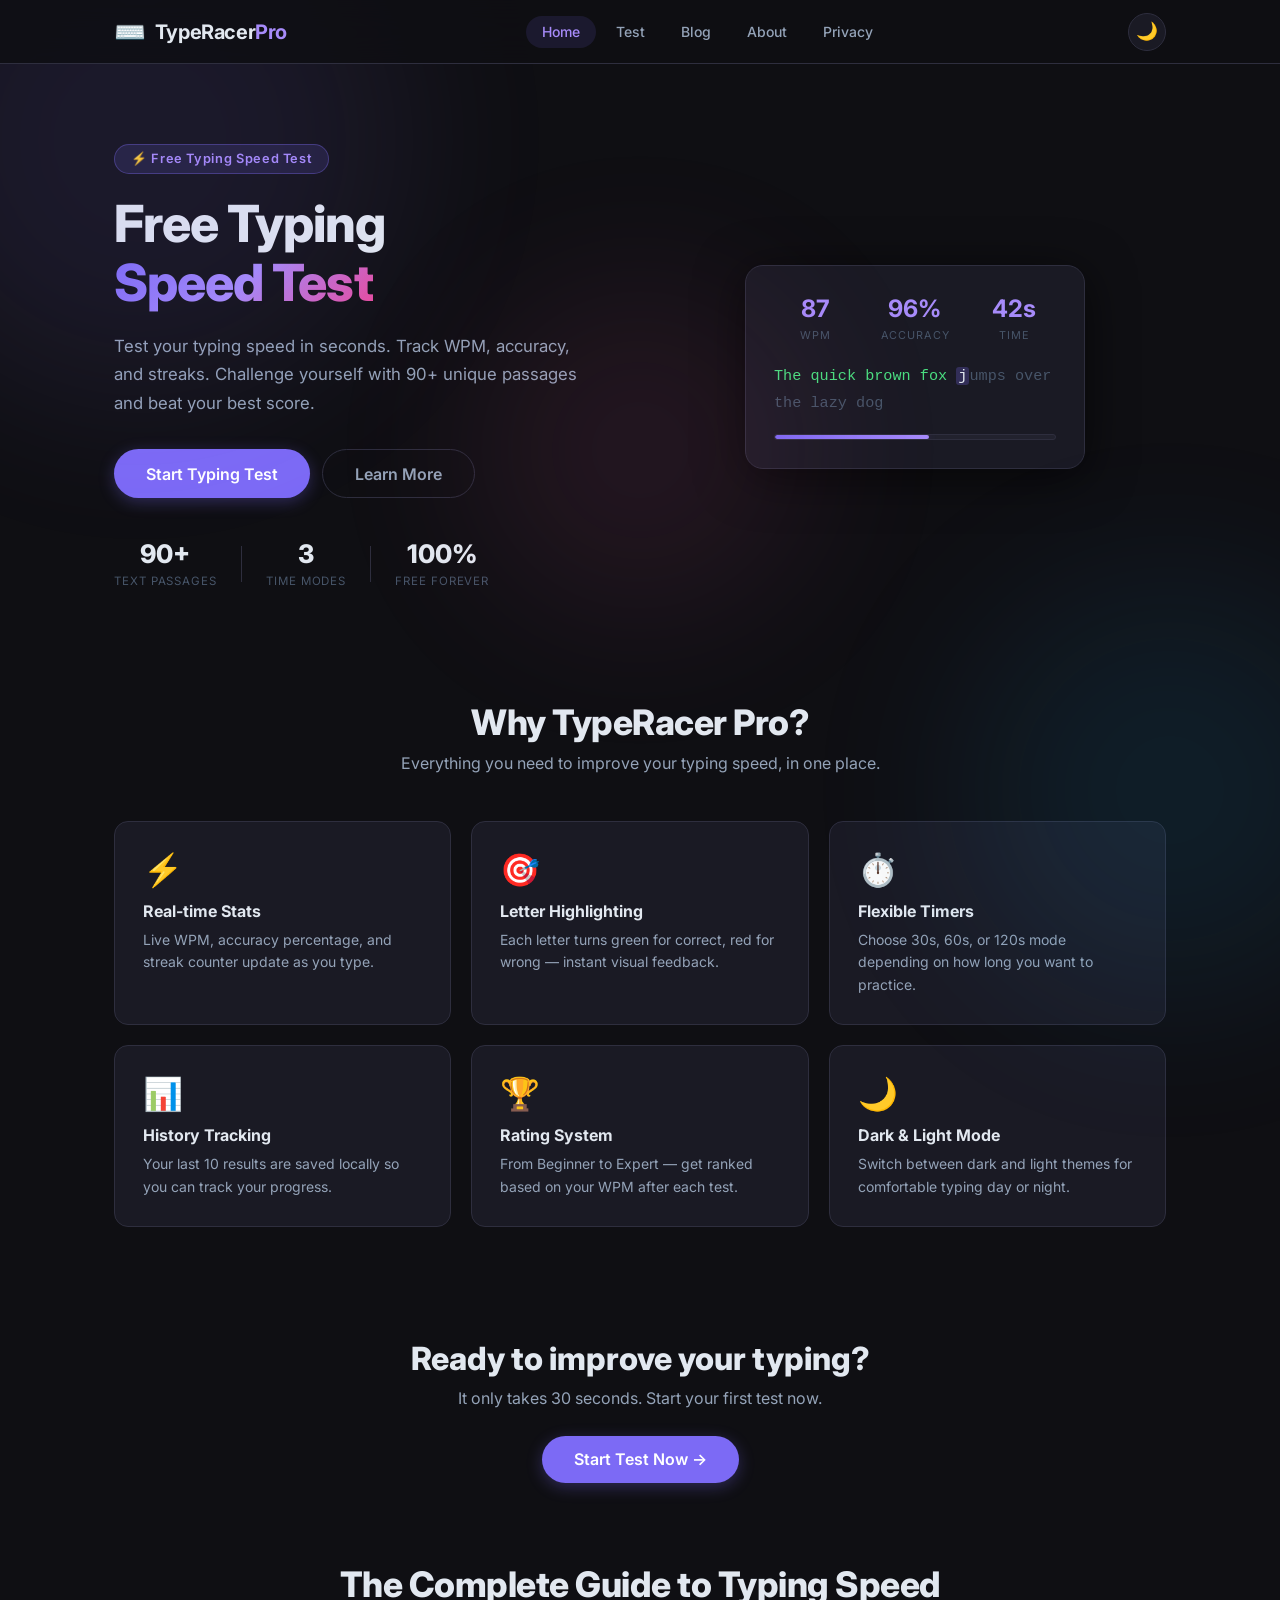
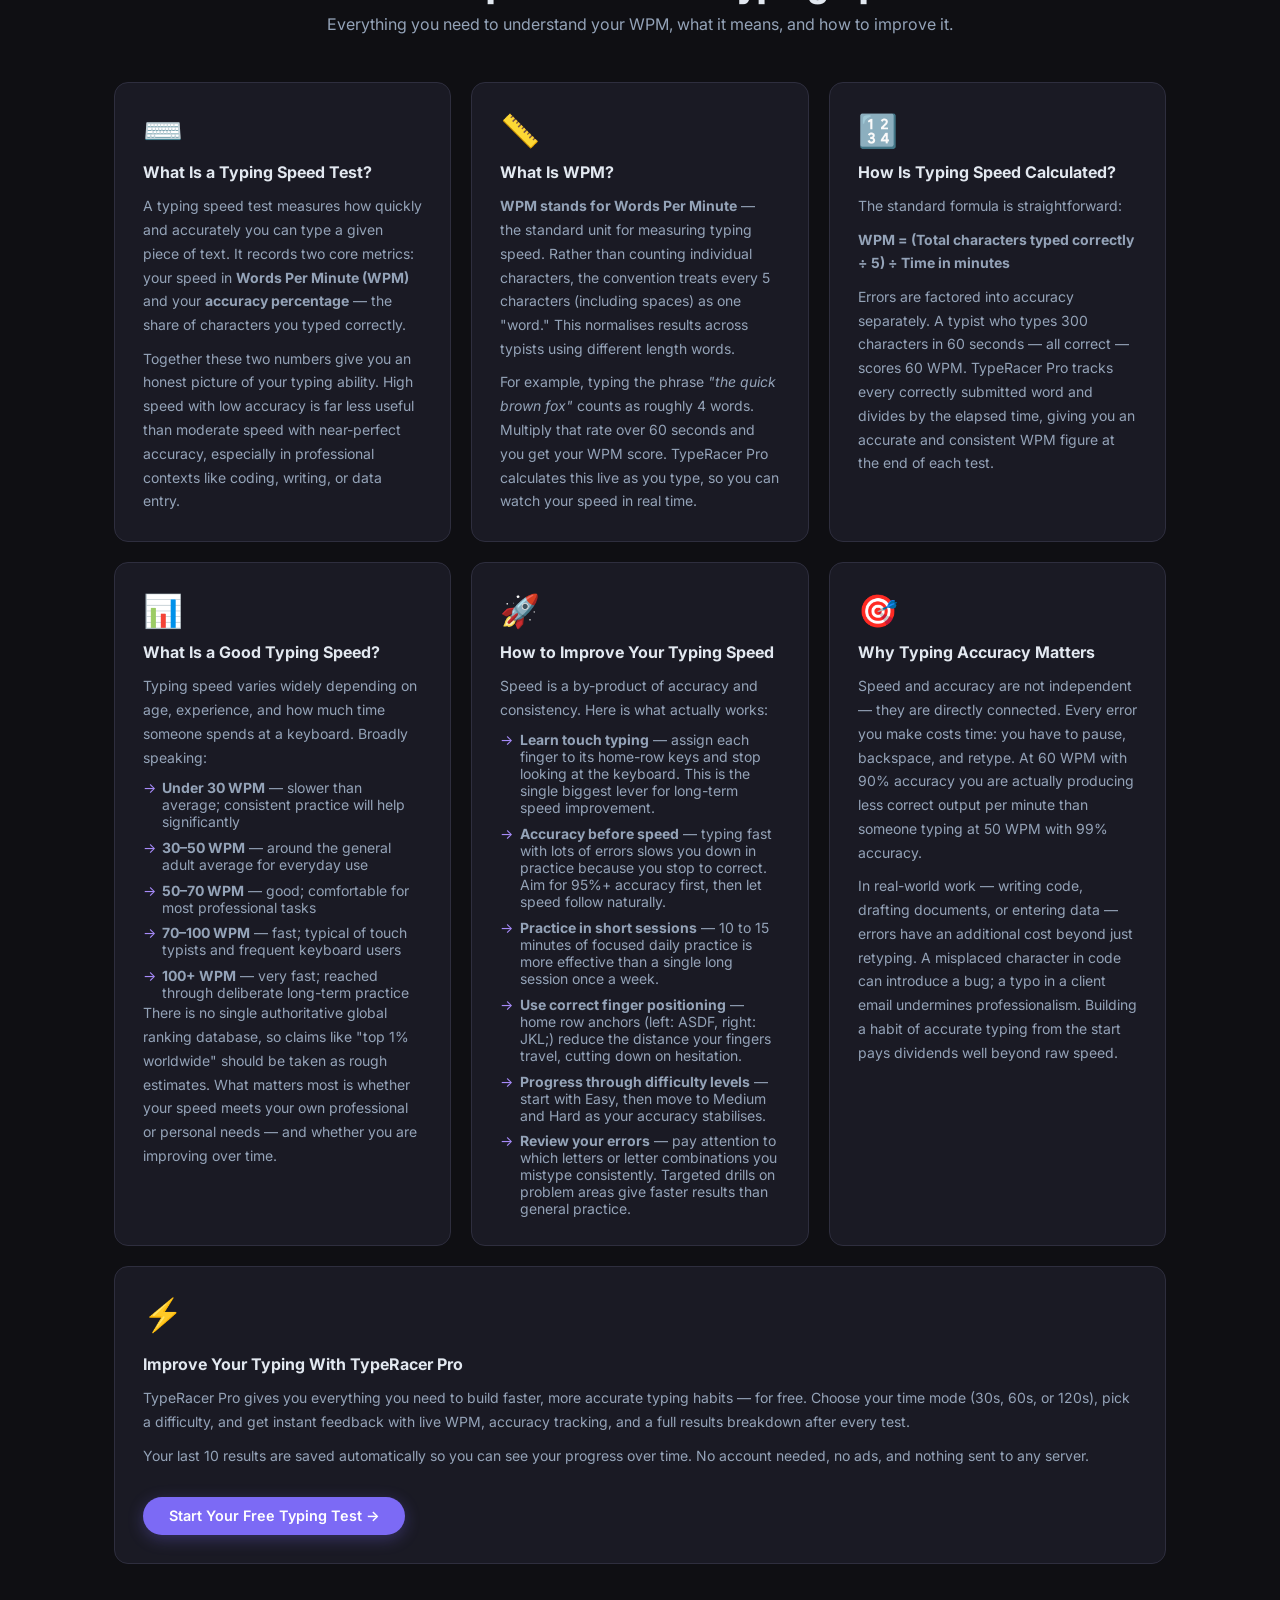
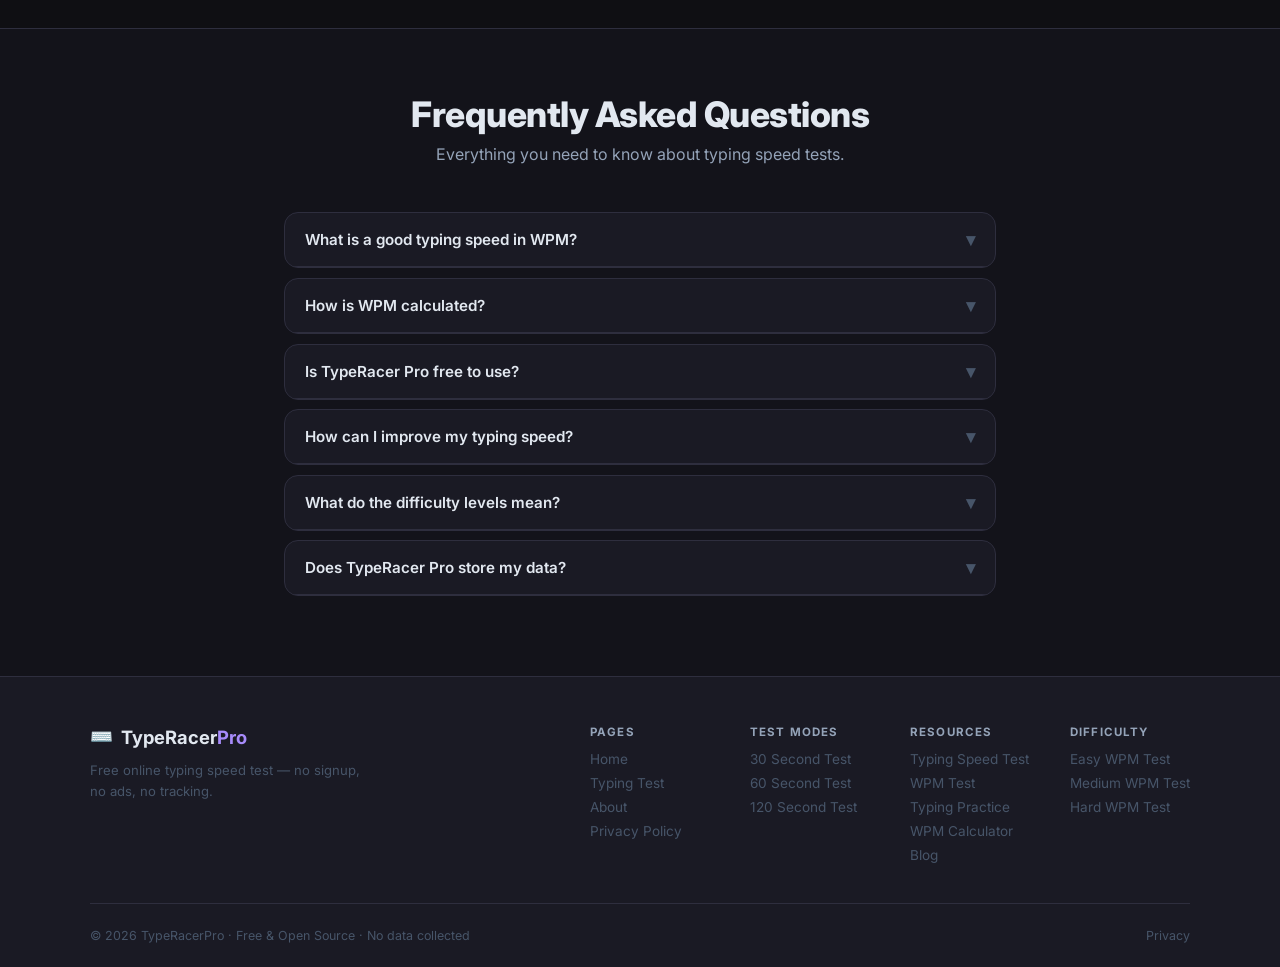
<file: index.html>
<!DOCTYPE html>
<html lang="en" data-theme="dark">
<head>
  <meta charset="UTF-8" />
  <meta name="viewport" content="width=device-width, initial-scale=1.0" />

  <!-- ═══ PRIMARY SEO ═══ -->
  <title>Free Typing Speed Test – Check Your WPM &amp; Accuracy | TypeRacer Pro</title>
  <meta name="description" content="Test your typing speed online for free with TypeRacer Pro. Measure your WPM, typing accuracy and performance with 30, 60 and 120 second typing tests." />
  <meta name="author" content="TypeRacer Pro" />
  <meta name="robots" content="index, follow, max-snippet:-1, max-image-preview:large, max-video-preview:-1" />
  <link rel="canonical" href="https://typeracer-pro-web.vercel.app/" />

  <!-- ═══ GOOGLE SEARCH CONSOLE VERIFICATION ═══ -->
  <meta name="google-site-verification" content="u94Q-LPY9rlbLOCqkLbpNXLqDdMX69lBTEO2n5nx1cg" />

  <!-- ═══ OPEN GRAPH (Facebook / LinkedIn) ═══ -->
  <meta property="og:type"        content="website" />
  <meta property="og:url"         content="https://typeracer-pro-web.vercel.app/" />
  <meta property="og:title"       content="TypeRacer Pro – Free Typing Speed Test" />
  <meta property="og:description" content="Measure your WPM, accuracy & streaks. 3 difficulty levels. 100% free. No signup." />
  <meta property="og:site_name"   content="TypeRacer Pro" />
  <meta property="og:locale"      content="en_US" />

  <!-- ═══ TWITTER CARD ═══ -->
  <meta name="twitter:card"        content="summary_large_image" />
  <meta name="twitter:url"         content="https://typeracer-pro-web.vercel.app/" />
  <meta name="twitter:title"       content="TypeRacer Pro – Free Typing Speed Test" />
  <meta name="twitter:description" content="Test your WPM in 30, 60 or 120 seconds. Easy, Medium & Hard modes. Free & instant." />

  <!-- ═══ THEME & APP META ═══ -->
  <meta name="theme-color" content="#7c6af5" />
  <meta name="application-name" content="TypeRacer Pro" />
  <meta name="generator" content="TypeRacer Pro v1.0" />
  <link rel="icon" type="image/svg+xml" href="data:image/svg+xml,<svg xmlns='http://www.w3.org/2000/svg' viewBox='0 0 100 100'><text y='.9em' font-size='90'>⌨️</text></svg>" />

  <!-- ═══ ADDITIONAL SEO META ═══ -->
  <meta name="rating" content="general" />
  <meta name="language" content="English" />
  <meta name="category" content="Education, Productivity, Tools" />
  <meta name="classification" content="Education" />
  <meta name="coverage" content="Worldwide" />
  <meta name="distribution" content="Global" />

  <!-- ═══ SCHEMA.ORG – WebApplication + SoftwareApplication ═══ -->
  <script type="application/ld+json">
  {
    "@context": "https://schema.org",
    "@type": ["WebApplication", "SoftwareApplication"],
    "name": "TypeRacer Pro",
    "url": "https://typeracer-pro-web.vercel.app/",
    "description": "A free online typing speed test that measures your WPM and accuracy with multiple difficulty levels and timed modes.",
    "applicationCategory": "EducationalApplication",
    "applicationSubCategory": "Productivity",
    "operatingSystem": "Any",
    "browserRequirements": "Requires JavaScript. Works in Chrome, Firefox, Safari, Edge.",
    "softwareVersion": "1.0",
    "datePublished": "2026-08-04",
    "dateModified": "2026-08-04",
    "offers": {
      "@type": "Offer",
      "price": "0",
      "priceCurrency": "USD"
    },
    "featureList": [
      "Words Per Minute (WPM) measurement",
      "Typing accuracy percentage",
      "Easy, Medium and Hard difficulty levels",
      "30, 60 and 120 second test modes",
      "Score history tracking",
      "Dark and Light mode"
    ],
    "screenshot": "https://typeracer-pro-web.vercel.app/og-image.png",
    "inLanguage": "en"
  }
  </script>

  <!-- ═══ SCHEMA.ORG – Organization ═══ -->
  <script type="application/ld+json">
  {
    "@context": "https://schema.org",
    "@type": "Organization",
    "name": "TypeRacer Pro",
    "url": "https://typeracer-pro-web.vercel.app/",
    "logo": "https://typeracer-pro-web.vercel.app/og-image.png",
    "description": "TypeRacer Pro provides a free, fast, and accurate online typing speed test for everyone."
  }
  </script>

  <!-- ═══ SCHEMA.ORG – WebSite with SearchAction ═══ -->
  <script type="application/ld+json">
  {
    "@context": "https://schema.org",
    "@type": "WebSite",
    "name": "TypeRacer Pro",
    "url": "https://typeracer-pro-web.vercel.app/",
    "description": "Free online typing speed test — measure your WPM, accuracy, and streaks.",
    "inLanguage": "en-US",
    "publisher": {
      "@type": "Organization",
      "name": "TypeRacer Pro",
      "url": "https://typeracer-pro-web.vercel.app/"
    }
  }
  </script>

  <!-- ═══ SCHEMA.ORG – FAQPage ═══ -->
  <script type="application/ld+json">
  {
    "@context": "https://schema.org",
    "@type": "FAQPage",
    "mainEntity": [
      {
        "@type": "Question",
        "name": "What is a good typing speed in WPM?",
        "acceptedAnswer": {
          "@type": "Answer",
          "text": "The average typing speed is around 40 WPM. A speed of 50-70 WPM is considered good, and anything above 80 WPM is considered fast or professional. Expert typists can exceed 100 WPM."
        }
      },
      {
        "@type": "Question",
        "name": "How is WPM calculated?",
        "acceptedAnswer": {
          "@type": "Answer",
          "text": "WPM (Words Per Minute) is calculated by counting the number of correctly typed words divided by the time taken in minutes. TypeRacer Pro counts each correctly submitted word and divides by elapsed time."
        }
      },
      {
        "@type": "Question",
        "name": "Is TypeRacer Pro free to use?",
        "acceptedAnswer": {
          "@type": "Answer",
          "text": "Yes, TypeRacer Pro is completely free to use. No account or sign-up is required. Simply open the site and start typing."
        }
      },
      {
        "@type": "Question",
        "name": "How can I improve my typing speed?",
        "acceptedAnswer": {
          "@type": "Answer",
          "text": "Practice daily for 10-15 minutes, focus on accuracy before speed, use all 10 fingers (touch typing), avoid looking at the keyboard, and start with Easy mode before progressing to Medium and Hard."
        }
      },
      {
        "@type": "Question",
        "name": "What do the difficulty levels mean?",
        "acceptedAnswer": {
          "@type": "Answer",
          "text": "Easy mode uses short common words — perfect for beginners. Medium uses full sentences with moderate vocabulary. Hard uses complex technical passages for advanced typists."
        }
      },
      {
        "@type": "Question",
        "name": "Does TypeRacer Pro store my data?",
        "acceptedAnswer": {
          "@type": "Answer",
          "text": "Your typing test history is stored only in your browser localStorage. No personal data is sent to any server."
        }
      }
    ]
  }
  </script>

  <!-- ═══ PERFORMANCE ═══ -->
  <link rel="dns-prefetch" href="https://fonts.googleapis.com" />
  <link rel="dns-prefetch" href="https://fonts.gstatic.com" />
  <link rel="preconnect" href="https://fonts.googleapis.com" />
  <link rel="preconnect" href="https://fonts.gstatic.com" crossorigin />
  <link rel="stylesheet" href="style.css" />
  <link rel="stylesheet" href="https://fonts.googleapis.com/css2?family=Inter:wght@300;400;500;600;700;800&display=swap">
</head>
<body>

  <!-- Animated background blobs -->
  <div class="bg-blob blob1"></div>
  <div class="bg-blob blob2"></div>
  <div class="bg-blob blob3"></div>

  <!-- ══════════════════════════════
       NAVBAR
  ══════════════════════════════ -->
  <nav class="navbar" id="navbar">
    <div class="nav-inner">
      <!-- Logo -->
      <a href="/" class="nav-logo" data-page="home" aria-label="TypeRacer Pro Home">
        <span class="logo-icon">⌨️</span>
        <span class="logo-text">TypeRacer<span class="logo-accent">Pro</span></span>
      </a>

      <!-- Desktop Nav Links -->
      <ul class="nav-links" id="nav-links">
        <li><a class="nav-link active" href="/" data-page="home"> Home</a></li>
        <li><a class="nav-link" href="/#test" data-page="test">Test</a></li>
        <li><a class="nav-link" href="/blog/">Blog</a></li>
        <li><a class="nav-link" href="/#about" data-page="about"> About</a></li>
        <li><a class="nav-link" href="/#privacy" data-page="privacy"> Privacy</a></li>
      </ul>

      <!-- Right side controls -->
      <div class="nav-controls">
        <!-- Theme Toggle -->
        <button class="theme-toggle" id="theme-toggle" aria-label="Toggle theme">
          <span class="theme-icon" id="theme-icon">🌙</span>
        </button>
        <!-- Hamburger (mobile) -->
        <button class="hamburger" id="hamburger" aria-label="Toggle menu">
          <span></span><span></span><span></span>
        </button>
      </div>
    </div>

    <!-- Mobile Dropdown -->
    <div class="mobile-menu" id="mobile-menu">
      <a class="mobile-link active" href="/" data-page="home"> Home</a>
      <a class="mobile-link" href="/#test" data-page="test"> Test</a>
      <a class="mobile-link" href="/blog/">Blog</a>
      <a class="mobile-link" href="/#about" data-page="about"> About</a>
      <a class="mobile-link" href="/#privacy" data-page="privacy"> Privacy</a>
    </div>
  </nav>

  <!-- ══════════════════════════════
       PAGE: HOME
  ══════════════════════════════ -->
  <div class="page active" id="page-home">
    <section class="hero">
      <div class="hero-inner">
        <div class="hero-badge">⚡ Free Typing Speed Test</div>
        <h1 class="hero-title">
          Free Typing<br/>
          <span class="gradient-text">Speed Test</span>
        </h1>
        <p class="hero-subtitle">
          Test your typing speed in seconds. Track WPM, accuracy, and streaks.
          Challenge yourself with 90+ unique passages and beat your best score.
        </p>
        <div class="hero-actions">
          <button class="btn btn-primary btn-lg" data-page="test">
             Start Typing Test
          </button>
          <button class="btn btn-outline btn-lg" data-page="about">
            Learn More
          </button>
        </div>

        <!-- Mini Stats -->
        <div class="hero-stats">
          <div class="hero-stat">
            <span class="hero-stat-value">90+</span>
            <span class="hero-stat-label">Text Passages</span>
          </div>
          <div class="hero-stat-divider"></div>
          <div class="hero-stat">
            <span class="hero-stat-value">3</span>
            <span class="hero-stat-label">Time Modes</span>
          </div>
          <div class="hero-stat-divider"></div>
          <div class="hero-stat">
            <span class="hero-stat-value">100%</span>
            <span class="hero-stat-label">Free Forever</span>
          </div>
        </div>
      </div>

      <!-- Hero Visual -->
      <div class="hero-visual">
        <div class="mock-card">
          <div class="mock-stats">
            <div class="mock-stat"><span class="mock-val">87</span><span class="mock-lbl">WPM</span></div>
            <div class="mock-stat"><span class="mock-val">96%</span><span class="mock-lbl">Accuracy</span></div>
            <div class="mock-stat"><span class="mock-val">42s</span><span class="mock-lbl">Time</span></div>
          </div>
          <div class="mock-text">
            <span class="m-correct">The quick brown fox</span>
            <span class="m-current"> j</span><span class="m-pending">umps over the lazy dog</span>
          </div>
          <div class="mock-bar"><div class="mock-fill"></div></div>
        </div>
      </div>
    </section>

    <!-- Features Section -->
    <section class="features-section">
      <h2 class="section-title">Why TypeRacer Pro?</h2>
      <p class="section-subtitle">Everything you need to improve your typing speed, in one place.</p>
      <div class="features-grid">
        <div class="feature-card">
          <div class="feature-icon">⚡</div>
          <h3>Real-time Stats</h3>
          <p>Live WPM, accuracy percentage, and streak counter update as you type.</p>
        </div>
        <div class="feature-card">
          <div class="feature-icon">🎯</div>
          <h3>Letter Highlighting</h3>
          <p>Each letter turns green for correct, red for wrong — instant visual feedback.</p>
        </div>
        <div class="feature-card">
          <div class="feature-icon">⏱️</div>
          <h3>Flexible Timers</h3>
          <p>Choose 30s, 60s, or 120s mode depending on how long you want to practice.</p>
        </div>
        <div class="feature-card">
          <div class="feature-icon">📊</div>
          <h3>History Tracking</h3>
          <p>Your last 10 results are saved locally so you can track your progress.</p>
        </div>
        <div class="feature-card">
          <div class="feature-icon">🏆</div>
          <h3>Rating System</h3>
          <p>From Beginner to Expert — get ranked based on your WPM after each test.</p>
        </div>
        <div class="feature-card">
          <div class="feature-icon">🌙</div>
          <h3>Dark & Light Mode</h3>
          <p>Switch between dark and light themes for comfortable typing day or night.</p>
        </div>
      </div>
    </section>

    <!-- CTA Section -->
    <section class="cta-section">
      <h2>Ready to improve your typing?</h2>
      <p>It only takes 30 seconds. Start your first test now.</p>
      <button class="btn btn-primary btn-lg" data-page="test">Start Test Now →</button>
    </section>

    <!-- ══════════════════════════════
         SEO GUIDE SECTION
    ══════════════════════════════ -->
    <section class="features-section seo-guide-section" id="typing-guide" aria-labelledby="guide-heading">
      <h2 class="section-title" id="guide-heading">The Complete Guide to Typing Speed</h2>
      <p class="section-subtitle">Everything you need to understand your WPM, what it means, and how to improve it.</p>

      <div class="seo-guide-grid">

        <!-- 1. What Is a Typing Speed Test? -->
        <article class="feature-card seo-card" aria-labelledby="seo-what-is">
          <div class="feature-icon">⌨️</div>
          <h2 id="seo-what-is">What Is a Typing Speed Test?</h2>
          <p>A typing speed test measures how quickly and accurately you can type a given piece of text. It records two core metrics: your speed in <strong>Words Per Minute (WPM)</strong> and your <strong>accuracy percentage</strong> — the share of characters you typed correctly.</p>
          <p>Together these two numbers give you an honest picture of your typing ability. High speed with low accuracy is far less useful than moderate speed with near-perfect accuracy, especially in professional contexts like coding, writing, or data entry.</p>
        </article>

        <!-- 2. What Is WPM? -->
        <article class="feature-card seo-card" aria-labelledby="seo-wpm">
          <div class="feature-icon">📏</div>
          <h2 id="seo-wpm">What Is WPM?</h2>
          <p><strong>WPM stands for Words Per Minute</strong> — the standard unit for measuring typing speed. Rather than counting individual characters, the convention treats every 5 characters (including spaces) as one "word." This normalises results across typists using different length words.</p>
          <p>For example, typing the phrase <em>"the quick brown fox"</em> counts as roughly 4 words. Multiply that rate over 60 seconds and you get your WPM score. TypeRacer Pro calculates this live as you type, so you can watch your speed in real time.</p>
        </article>

        <!-- 3. How Is Typing Speed Calculated? -->
        <article class="feature-card seo-card" aria-labelledby="seo-calculated">
          <div class="feature-icon">🔢</div>
          <h2 id="seo-calculated">How Is Typing Speed Calculated?</h2>
          <p>The standard formula is straightforward:</p>
          <p><strong>WPM = (Total characters typed correctly ÷ 5) ÷ Time in minutes</strong></p>
          <p>Errors are factored into accuracy separately. A typist who types 300 characters in 60 seconds — all correct — scores 60 WPM. TypeRacer Pro tracks every correctly submitted word and divides by the elapsed time, giving you an accurate and consistent WPM figure at the end of each test.</p>
        </article>

        <!-- 4. What Is a Good Typing Speed? -->
        <article class="feature-card seo-card" aria-labelledby="seo-good-speed">
          <div class="feature-icon">📊</div>
          <h2 id="seo-good-speed">What Is a Good Typing Speed?</h2>
          <p>Typing speed varies widely depending on age, experience, and how much time someone spends at a keyboard. Broadly speaking:</p>
          <ul class="tips-list">
            <li><strong>Under 30 WPM</strong> — slower than average; consistent practice will help significantly</li>
            <li><strong>30–50 WPM</strong> — around the general adult average for everyday use</li>
            <li><strong>50–70 WPM</strong> — good; comfortable for most professional tasks</li>
            <li><strong>70–100 WPM</strong> — fast; typical of touch typists and frequent keyboard users</li>
            <li><strong>100+ WPM</strong> — very fast; reached through deliberate long-term practice</li>
          </ul>
          <p>There is no single authoritative global ranking database, so claims like "top 1% worldwide" should be taken as rough estimates. What matters most is whether your speed meets your own professional or personal needs — and whether you are improving over time.</p>
        </article>

        <!-- 5. How to Improve Your Typing Speed -->
        <article class="feature-card seo-card" aria-labelledby="seo-improve">
          <div class="feature-icon">🚀</div>
          <h2 id="seo-improve">How to Improve Your Typing Speed</h2>
          <p>Speed is a by-product of accuracy and consistency. Here is what actually works:</p>
          <ul class="tips-list">
            <li><strong>Learn touch typing</strong> — assign each finger to its home-row keys and stop looking at the keyboard. This is the single biggest lever for long-term speed improvement.</li>
            <li><strong>Accuracy before speed</strong> — typing fast with lots of errors slows you down in practice because you stop to correct. Aim for 95%+ accuracy first, then let speed follow naturally.</li>
            <li><strong>Practice in short sessions</strong> — 10 to 15 minutes of focused daily practice is more effective than a single long session once a week.</li>
            <li><strong>Use correct finger positioning</strong> — home row anchors (left: ASDF, right: JKL;) reduce the distance your fingers travel, cutting down on hesitation.</li>
            <li><strong>Progress through difficulty levels</strong> — start with Easy, then move to Medium and Hard as your accuracy stabilises.</li>
            <li><strong>Review your errors</strong> — pay attention to which letters or letter combinations you mistype consistently. Targeted drills on problem areas give faster results than general practice.</li>
          </ul>
        </article>

        <!-- 6. Why Typing Accuracy Matters -->
        <article class="feature-card seo-card" aria-labelledby="seo-accuracy">
          <div class="feature-icon">🎯</div>
          <h2 id="seo-accuracy">Why Typing Accuracy Matters</h2>
          <p>Speed and accuracy are not independent — they are directly connected. Every error you make costs time: you have to pause, backspace, and retype. At 60 WPM with 90% accuracy you are actually producing less correct output per minute than someone typing at 50 WPM with 99% accuracy.</p>
          <p>In real-world work — writing code, drafting documents, or entering data — errors have an additional cost beyond just retyping. A misplaced character in code can introduce a bug; a typo in a client email undermines professionalism. Building a habit of accurate typing from the start pays dividends well beyond raw speed.</p>
        </article>

        <!-- 7. Improve Your Typing With TypeRacer Pro (CTA) -->
        <article class="feature-card seo-card seo-card-cta" aria-labelledby="seo-cta">
          <div class="feature-icon">⚡</div>
          <h2 id="seo-cta">Improve Your Typing With TypeRacer Pro</h2>
          <p>TypeRacer Pro gives you everything you need to build faster, more accurate typing habits — for free. Choose your time mode (30s, 60s, or 120s), pick a difficulty, and get instant feedback with live WPM, accuracy tracking, and a full results breakdown after every test.</p>
          <p>Your last 10 results are saved automatically so you can see your progress over time. No account needed, no ads, and nothing sent to any server.</p>
          <div class="seo-cta-action">
            <button class="btn btn-primary" data-page="test" aria-label="Start your free typing speed test">Start Your Free Typing Test →</button>
          </div>
        </article>

      </div>
    </section>

    <!-- FAQ Section (Schema.org matched) -->
    <section class="faq-section" id="faq" aria-labelledby="faq-heading">
      <div class="faq-inner">
        <h2 class="section-title" id="faq-heading">Frequently Asked Questions</h2>
        <p class="section-subtitle">Everything you need to know about typing speed tests.</p>
        <div class="faq-list">

          <div class="faq-item">
            <button class="faq-q" aria-expanded="false">
              <span>What is a good typing speed in WPM?</span>
              <span class="faq-arrow">▾</span>
            </button>
            <div class="faq-a" hidden>
              <p>The average typing speed is around <strong>40 WPM</strong>. A speed of 50–70 WPM is considered good, and anything above 80 WPM is fast or professional. Expert typists exceed 100 WPM.</p>
            </div>
          </div>

          <div class="faq-item">
            <button class="faq-q" aria-expanded="false">
              <span>How is WPM calculated?</span>
              <span class="faq-arrow">▾</span>
            </button>
            <div class="faq-a" hidden>
              <p>WPM is the number of <strong>correctly typed words divided by elapsed minutes</strong>. TypeRacer Pro counts each correctly submitted word and divides by the time used in your test.</p>
            </div>
          </div>

          <div class="faq-item">
            <button class="faq-q" aria-expanded="false">
              <span>Is TypeRacer Pro free to use?</span>
              <span class="faq-arrow">▾</span>
            </button>
            <div class="faq-a" hidden>
              <p>Yes — <strong>100% free, forever</strong>. No account, no sign-up, no ads. Just open the site and start typing immediately.</p>
            </div>
          </div>

          <div class="faq-item">
            <button class="faq-q" aria-expanded="false">
              <span>How can I improve my typing speed?</span>
              <span class="faq-arrow">▾</span>
            </button>
            <div class="faq-a" hidden>
              <p>Practice daily for 10–15 minutes, focus on <strong>accuracy before speed</strong>, use all 10 fingers (touch typing), and avoid looking at the keyboard. Start with Easy mode, then progress to Medium and Hard.</p>
            </div>
          </div>

          <div class="faq-item">
            <button class="faq-q" aria-expanded="false">
              <span>What do the difficulty levels mean?</span>
              <span class="faq-arrow">▾</span>
            </button>
            <div class="faq-a" hidden>
              <p><strong>Easy</strong> — short, common words perfect for beginners. <strong>Medium</strong> — full sentences with moderate vocabulary. <strong>Hard</strong> — complex technical passages for advanced typists.</p>
            </div>
          </div>

          <div class="faq-item">
            <button class="faq-q" aria-expanded="false">
              <span>Does TypeRacer Pro store my data?</span>
              <span class="faq-arrow">▾</span>
            </button>
            <div class="faq-a" hidden>
              <p>Your last 10 test results are stored in your browser's <strong>localStorage only</strong> — nothing is sent to any server. You can delete it anytime with the "Clear All" button.</p>
            </div>
          </div>

        </div>
      </div>
    </section>
  </div>

  <!-- ══════════════════════════════
       PAGE: TEST
  ══════════════════════════════ -->
  <div class="page" id="page-test">
    <div class="test-page-inner">

      <!-- Test Header -->
      <div class="test-header">
        <div class="test-header-row">
          <div class="time-tabs">
            <button class="time-tab active" data-time="30">30s</button>
            <button class="time-tab" data-time="60">60s</button>
            <button class="time-tab" data-time="120">120s</button>
            <button class="time-tab" data-time="300">5m</button>
            <button class="time-tab" data-time="600">10m</button>
          </div>
          <div class="test-hint">Press <kbd>Tab</kbd> to restart</div>
        </div>

        <!-- Difficulty Selector -->
        <div class="difficulty-row">
          <span class="diff-label">Difficulty:</span>
          <div class="diff-tabs">
            <button class="diff-tab active" data-diff="easy">
              <span class="diff-dot easy-dot"></span> Easy
            </button>
            <button class="diff-tab" data-diff="medium">
              <span class="diff-dot medium-dot"></span> Medium
            </button>
            <button class="diff-tab" data-diff="hard">
              <span class="diff-dot hard-dot"></span> Hard
            </button>
          </div>
          <span class="diff-desc" id="diff-desc">Short, common words — great for beginners</span>
        </div>
      </div>

      <!-- Stats Bar -->
      <div class="stats-bar">
        <div class="stat-card" id="wpm-card">
          <span class="stat-value" id="wpm">0</span>
          <span class="stat-label">WPM</span>
        </div>
        <div class="stat-card" id="accuracy-card">
          <span class="stat-value" id="accuracy">100</span>
          <span class="stat-label">Accuracy %</span>
        </div>
        <div class="stat-card timer-highlight" id="timer-card">
          <span class="stat-value" id="timer">30</span>
          <span class="stat-label">Time</span>
        </div>
        <div class="stat-card" id="streak-card">
          <span class="stat-value" id="streak">0</span>
          <span class="stat-label">Streak 🔥</span>
        </div>
      </div>

      <!-- Text Display Area -->
      <div class="test-area" id="test-area-box">
        <div class="text-display" id="text-display"></div>
        <div class="input-wrapper">
          <input
            type="text"
            id="typing-input"
            class="typing-input"
            placeholder="Click here and start typing..."
            aria-label="Typing input field"
            autocomplete="off"
            autocorrect="off"
            autocapitalize="off"
            spellcheck="false"
          />
        </div>
      </div>

      <!-- Progress -->
      <div class="progress-wrap">
        <div class="progress-container">
          <div class="progress-bar" id="progress-bar"></div>
        </div>
        <span class="progress-label" id="progress-label">0%</span>
      </div>

      <!-- Controls -->
      <div class="controls">
        <button class="btn btn-primary" id="restart-btn">↺ Restart</button>
        <button class="btn btn-outline" id="new-text-btn">⟳ New Text</button>
      </div>

      <!-- Virtual Keyboard -->
      <div class="vkb-wrap" id="vkb-wrap">
        <div class="vkb-label">⌨️ Live Keyboard</div>
        <div class="vkb" id="virtual-keyboard">
          <!-- Row 1 -->
          <div class="vkb-row">
            <div class="vkb-key" data-key="`">`</div>
            <div class="vkb-key" data-key="1">1</div>
            <div class="vkb-key" data-key="2">2</div>
            <div class="vkb-key" data-key="3">3</div>
            <div class="vkb-key" data-key="4">4</div>
            <div class="vkb-key" data-key="5">5</div>
            <div class="vkb-key" data-key="6">6</div>
            <div class="vkb-key" data-key="7">7</div>
            <div class="vkb-key" data-key="8">8</div>
            <div class="vkb-key" data-key="9">9</div>
            <div class="vkb-key" data-key="0">0</div>
            <div class="vkb-key" data-key="-">-</div>
            <div class="vkb-key" data-key="=">=</div>
            <div class="vkb-key vkb-wide" data-key="Backspace">⌫</div>
          </div>
          <!-- Row 2 -->
          <div class="vkb-row">
            <div class="vkb-key vkb-wide" data-key="Tab">Tab</div>
            <div class="vkb-key" data-key="q">Q</div>
            <div class="vkb-key" data-key="w">W</div>
            <div class="vkb-key" data-key="e">E</div>
            <div class="vkb-key" data-key="r">R</div>
            <div class="vkb-key" data-key="t">T</div>
            <div class="vkb-key" data-key="y">Y</div>
            <div class="vkb-key" data-key="u">U</div>
            <div class="vkb-key" data-key="i">I</div>
            <div class="vkb-key" data-key="o">O</div>
            <div class="vkb-key" data-key="p">P</div>
            <div class="vkb-key" data-key="[">[</div>
            <div class="vkb-key" data-key="]">]</div>
            <div class="vkb-key" data-key="\">\</div>
          </div>
          <!-- Row 3 -->
          <div class="vkb-row">
            <div class="vkb-key vkb-wide vkb-caps" data-key="CapsLock">Caps</div>
            <div class="vkb-key" data-key="a">A</div>
            <div class="vkb-key" data-key="s">S</div>
            <div class="vkb-key" data-key="d">D</div>
            <div class="vkb-key" data-key="f">F</div>
            <div class="vkb-key" data-key="g">G</div>
            <div class="vkb-key" data-key="h">H</div>
            <div class="vkb-key" data-key="j">J</div>
            <div class="vkb-key" data-key="k">K</div>
            <div class="vkb-key" data-key="l">L</div>
            <div class="vkb-key" data-key=";">;</div>
            <div class="vkb-key" data-key="'">'</div>
            <div class="vkb-key vkb-wide" data-key="Enter">Enter</div>
          </div>
          <!-- Row 4 -->
          <div class="vkb-row">
            <div class="vkb-key vkb-xwide" data-key="Shift">Shift</div>
            <div class="vkb-key" data-key="z">Z</div>
            <div class="vkb-key" data-key="x">X</div>
            <div class="vkb-key" data-key="c">C</div>
            <div class="vkb-key" data-key="v">V</div>
            <div class="vkb-key" data-key="b">B</div>
            <div class="vkb-key" data-key="n">N</div>
            <div class="vkb-key" data-key="m">M</div>
            <div class="vkb-key" data-key=",">,</div>
            <div class="vkb-key" data-key=".">.</div>
            <div class="vkb-key" data-key="/">/</div>
            <div class="vkb-key vkb-xwide" data-key="Shift">Shift</div>
          </div>
          <!-- Row 5 — Space -->
          <div class="vkb-row">
            <div class="vkb-key vkb-space" data-key=" ">Space</div>
          </div>
        </div>

      </div><!-- /.vkb-wrap -->

      <!-- History -->
      <div class="history-section">
        <div class="history-header">
          <h3 class="history-title">📊 Recent Results</h3>
          <button class="btn-clear" id="clear-history-btn">Clear All</button>
        </div>
        <div class="history-list" id="history-list">
          <p class="history-empty">No tests yet. Start typing above!</p>
        </div>
      </div>

    </div>
  </div>

  <!-- ══════════════════════════════
       PAGE: ABOUT
  ══════════════════════════════ -->
  <div class="page" id="page-about">
    <div class="content-page">
      <div class="page-hero">
        <h1>About <span class="gradient-text">TypeRacer Pro</span></h1>
        <p>A free, beautiful, and feature-rich typing speed test built for everyone.</p>
      </div>

      <div class="about-grid">
        <div class="about-main">
          <div class="content-card">
            <h2>🎯 What is TypeRacer Pro?</h2>
            <p>TypeRacer Pro is a free, browser-based typing speed test designed to help you measure and improve your typing speed. Whether you're a student, developer, writer, or anyone who uses a keyboard — faster and more accurate typing saves you time every day.</p>
            <p>With real-time feedback, letter-by-letter highlighting, and persistent score history, TypeRacer Pro gives you everything you need in a clean, distraction-free interface.</p>
          </div>

          <div class="content-card">
            <h2>⚙️ How It Works</h2>
            <div class="steps">
              <div class="step">
                <div class="step-num">1</div>
                <div class="step-text">
                  <strong>Choose your time</strong> — Pick 30, 60, or 120 seconds.
                </div>
              </div>
              <div class="step">
                <div class="step-num">2</div>
                <div class="step-text">
                  <strong>Start typing</strong> — The timer begins on your first keystroke.
                </div>
              </div>
              <div class="step">
                <div class="step-num">3</div>
                <div class="step-text">
                  <strong>Get results</strong> — See your WPM, accuracy, correct words, and rating.
                </div>
              </div>
              <div class="step">
                <div class="step-num">4</div>
                <div class="step-text">
                  <strong>Improve</strong> — Practice daily and track your progress in the history section.
                </div>
              </div>
            </div>
          </div>

          <div class="content-card">
            <h2>📈 Understanding Your Results</h2>
            <div class="ratings-table">
              <div class="rating-row">
                <span class="rating-badge expert">⚡ Expert</span>
                <span>100+ WPM — Top 1% of typists worldwide</span>
              </div>
              <div class="rating-row">
                <span class="rating-badge professional">🚀 Professional</span>
                <span>70–99 WPM — Faster than most office workers</span>
              </div>
              <div class="rating-row">
                <span class="rating-badge fast">🔥 Fast</span>
                <span>50–69 WPM — Well above average</span>
              </div>
              <div class="rating-row">
                <span class="rating-badge good">✅ Good</span>
                <span>35–49 WPM — Slightly above average</span>
              </div>
              <div class="rating-row">
                <span class="rating-badge average">📈 Average</span>
                <span>20–34 WPM — Room to improve</span>
              </div>
              <div class="rating-row">
                <span class="rating-badge beginner">🌱 Beginner</span>
                <span>0–19 WPM — Just getting started</span>
              </div>
            </div>
          </div>
        </div>

        <div class="about-sidebar">
          <div class="content-card">
            <h2>⌨️ Keyboard Shortcuts</h2>
            <div class="shortcuts">
              <div class="shortcut"><kbd>Tab</kbd> <span>Restart test</span></div>
              <div class="shortcut"><kbd>Esc</kbd> <span>Close result modal</span></div>
              <div class="shortcut"><kbd>Space</kbd> <span>Submit current word</span></div>
            </div>
          </div>

          <div class="content-card">
            <h2>💡 Tips to Type Faster</h2>
            <ul class="tips-list">
              <li>Use all 10 fingers (touch typing)</li>
              <li>Look at the screen, not the keyboard</li>
              <li>Prioritize accuracy over speed first</li>
              <li>Practice for 10–15 minutes daily</li>
              <li>Keep your wrists relaxed and raised</li>
              <li>Use a mechanical keyboard if possible</li>
            </ul>
          </div>

          <div class="content-card">
            <h2>🛠️ Tech Stack</h2>
            <div class="tech-tags">
              <span class="tech-tag">HTML5</span>
              <span class="tech-tag">CSS3</span>
              <span class="tech-tag">Vanilla JS</span>
              <span class="tech-tag">LocalStorage</span>
              <span class="tech-tag">Google Fonts</span>
              <span class="tech-tag">Vercel</span>
            </div>
          </div>
        </div>
      </div>

      <div class="about-cta">
        <button class="btn btn-primary btn-lg" data-page="test">Start Your Test Now 🚀</button>
      </div>
    </div>
  </div>

  <!-- ══════════════════════════════
       PAGE: PRIVACY
  ══════════════════════════════ -->
  <div class="page" id="page-privacy">
    <div class="content-page content-page-narrow">
      <div class="page-hero">
        <h1>🔒 Privacy <span class="gradient-text">Policy</span></h1>
        <p>Last updated: August 2026 · Simple, honest, and transparent.</p>
      </div>

      <div class="privacy-cards">

        <div class="content-card">
          <h2>📋 Overview</h2>
          <p>TypeRacer Pro is a client-side only web application. We take your privacy seriously. This policy explains what data we collect, how we use it, and your rights.</p>
          <div class="privacy-highlight">
            <span>✅</span>
            <strong>We do not collect, store, or transmit any personal data to any server.</strong>
          </div>
        </div>

        <div class="content-card">
          <h2>💾 Data We Store Locally</h2>
          <p>TypeRacer Pro stores your typing test history in your browser's <strong>localStorage</strong>. This data:</p>
          <ul class="privacy-list">
            <li>Stays on your device only — never sent to any server</li>
            <li>Includes: WPM score, accuracy, correct/incorrect words, test duration, and timestamp</li>
            <li>Is limited to your last 10 test results</li>
            <li>Can be deleted at any time using the "Clear All" button in the test page</li>
            <li>Is automatically cleared when you clear your browser data</li>
          </ul>
        </div>

        <div class="content-card">
          <h2>🍪 Cookies</h2>
          <p>TypeRacer Pro does <strong>not</strong> use cookies of any kind — no tracking cookies, no analytics cookies, no session cookies.</p>
          <p>The only browser storage used is <code>localStorage</code> for your test history and theme preference, both of which are stored locally.</p>
        </div>

        <div class="content-card">
          <h2>📡 Third-Party Services</h2>
          <p>TypeRacer Pro uses the following third-party services for fonts only:</p>
          <ul class="privacy-list">
            <li><strong>Google Fonts</strong> — Loads the Inter font. Google may log font requests per their own privacy policy.</li>
          </ul>
          <p>No analytics, advertising, tracking, or data collection services are used.</p>
        </div>

        <div class="content-card">
          <h2>👶 Children's Privacy</h2>
          <p>TypeRacer Pro is safe for all ages. We do not knowingly collect any information from children or anyone else, as no personal data is collected at all.</p>
        </div>

        <div class="content-card">
          <h2>🔄 Changes to This Policy</h2>
          <p>If this privacy policy changes, the updated version will be published here with a new date. Since we collect no data, changes are unlikely to affect users in any significant way.</p>
        </div>

        <div class="content-card">
          <h2>📬 Contact</h2>
          <p>Have questions about this privacy policy? Since TypeRacer Pro is an open-source project with no backend, feel free to inspect the source code directly. All logic runs in your browser.</p>
        </div>

      </div>
    </div>
  </div>

  <!-- ══════════════════════════════
       RESULTS MODAL
  ══════════════════════════════ -->
  <div class="modal-overlay" id="modal-overlay">
    <div class="modal" id="results-modal">
      <div class="modal-header">
        <div class="trophy">🏆</div>
        <h2 class="modal-title">Test Complete!</h2>
      </div>
      <div class="modal-body">
        <div class="results-grid">
          <div class="result-item highlight">
            <span class="result-value" id="final-wpm">0</span>
            <span class="result-label">Words Per Minute</span>
          </div>
          <div class="result-item">
            <span class="result-value" id="final-accuracy">0%</span>
            <span class="result-label">Accuracy</span>
          </div>
          <div class="result-item">
            <span class="result-value" id="final-correct">0</span>
            <span class="result-label">Correct Words</span>
          </div>
          <div class="result-item">
            <span class="result-value" id="final-errors">0</span>
            <span class="result-label">Errors</span>
          </div>
        </div>

        <!-- WPM Progress Chart -->
        <div class="chart-section">
          <div class="chart-title-row">
            <span class="chart-heading">📈 Your WPM History</span>
            <span class="chart-sub">Latest result highlighted</span>
          </div>
          <!-- chart-area: bars fill the space, zone labels + y-axis rendered by JS -->
          <div class="chart-area" id="chart-area">
            <div class="chart-bars" id="chart-bars"></div>
          </div>
          <div class="chart-legend">
            <span class="legend-item"><span class="legend-dot" style="background:#10b981"></span>Achieved</span>
            <span class="legend-item"><span class="legend-dot" style="background:rgba(248,113,113,0.4)"></span>Not reached</span>
            <span class="legend-item"><span class="legend-dot" style="background:#64748b"></span>Avg Typist ~40 WPM</span>
          </div>
        </div>

        <div class="rating-section">
          <div class="rating-badge" id="rating-badge">Beginner</div>
          <p class="rating-message" id="rating-message">Keep practicing!</p>
        </div>
      </div>
      <div class="modal-footer">
        <button class="btn btn-primary" id="modal-restart-btn">↺ Try Again</button>
        <button class="btn btn-outline" id="modal-new-btn">⟳ New Text</button>
      </div>
      <div class="modal-back-row">
        <button class="btn btn-back" id="modal-back-btn">← Back to Test Page</button>
      </div>
    </div>
  </div>

  <!-- ══════════════════════════════
       FOOTER
  ══════════════════════════════ -->
  <footer class="footer" role="contentinfo">
    <div class="footer-inner">
      <div class="footer-top">
        <div class="footer-brand">
          <div class="footer-logo">
            <span aria-hidden="true">⌨️</span>
            <span>TypeRacer<span class="logo-accent">Pro</span></span>
          </div>
          <p class="footer-tagline">Free online typing speed test — no signup, no ads, no tracking.</p>
        </div>
        <nav class="footer-nav" aria-label="Footer navigation">
          <div class="footer-nav-col">
            <span class="footer-nav-heading">Pages</span>
            <a href="/" data-page="home">Home</a>
            <a href="/#test" data-page="test">Typing Test</a>
            <a href="/#about" data-page="about">About</a>
            <a href="/#privacy" data-page="privacy">Privacy Policy</a>
          </div>
          <div class="footer-nav-col">
            <span class="footer-nav-heading">Test Modes</span>
            <a href="/#test" data-page="test">30 Second Test</a>
            <a href="/#test" data-page="test">60 Second Test</a>
            <a href="/#test" data-page="test">120 Second Test</a>
          </div>
          <div class="footer-nav-col">
            <span class="footer-nav-heading">Resources</span>
            <a href="/typing-speed-test/">Typing Speed Test</a>
            <a href="/wpm-test/">WPM Test</a>
            <a href="/typing-practice/">Typing Practice</a>
            <a href="/typing-speed-calculator/">WPM Calculator</a>
            <a href="/blog/">Blog</a>
          </div>
          <div class="footer-nav-col">
            <span class="footer-nav-heading">Difficulty</span>
            <a href="/#test" data-page="test">Easy WPM Test</a>
            <a href="/#test" data-page="test">Medium WPM Test</a>
            <a href="/#test" data-page="test">Hard WPM Test</a>
          </div>
        </nav>
      </div>
      <div class="footer-bottom">
        <p class="footer-copy">© 2026 TypeRacerPro · Free &amp; Open Source · No data collected</p>
        <div class="footer-bottom-links">
          <a href="/#privacy" data-page="privacy">Privacy</a>
          
        </div>
      </div>
    </div>
  </footer>

  <script src="script.js" defer></script>
</body>
</html>
</file>
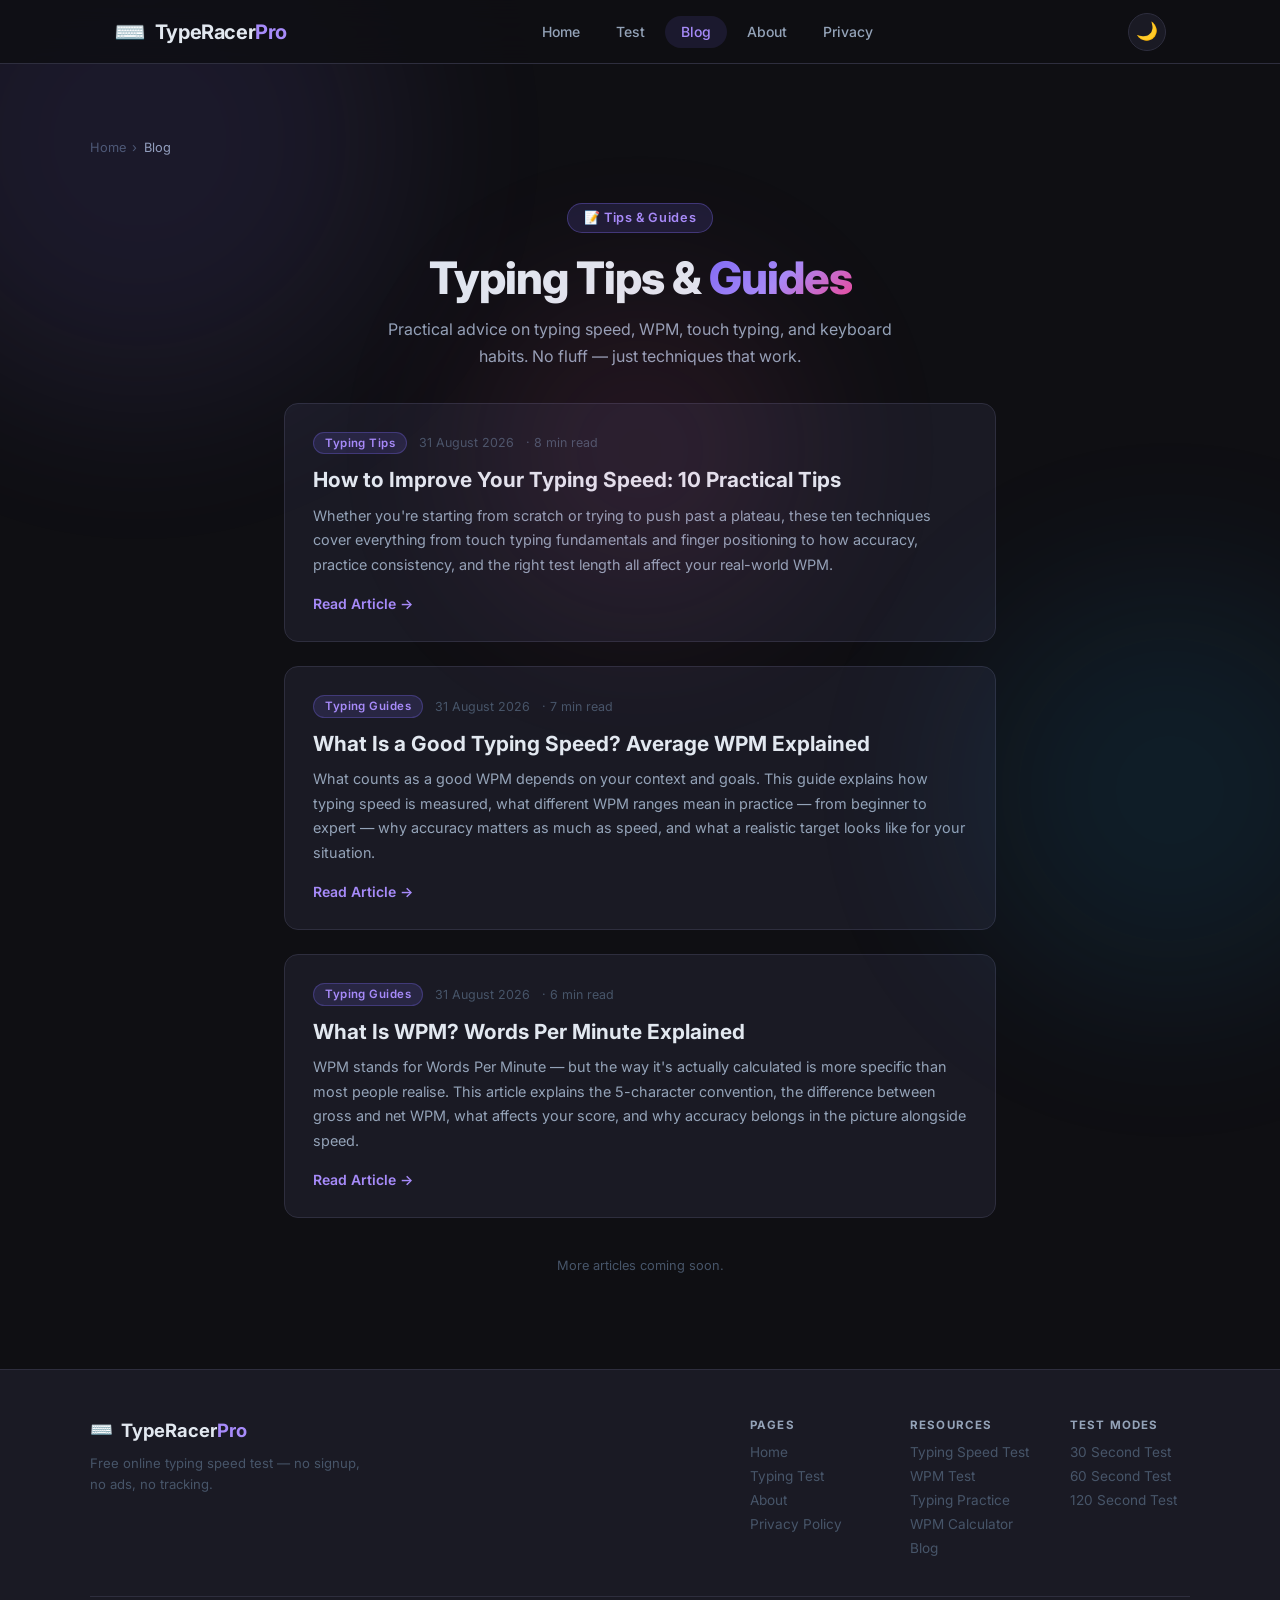
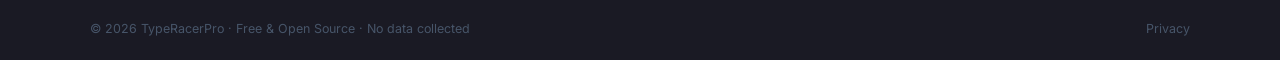
<file: blog/index.html>
<!DOCTYPE html>
<html lang="en" data-theme="dark">
<head>
  <meta charset="UTF-8" />
  <meta name="viewport" content="width=device-width, initial-scale=1.0" />

  <!-- ═══ PRIMARY SEO ═══ -->
  <title>Typing Tips &amp; Guides | TypeRacer Pro</title>
  <meta name="description" content="Typing tips, WPM guides, and practical advice to help you type faster and more accurately. Free resources from TypeRacer Pro." />
  <meta name="author" content="TypeRacer Pro" />
  <meta name="robots" content="index, follow, max-snippet:-1, max-image-preview:large, max-video-preview:-1" />
  <link rel="canonical" href="https://typeracer-pro-web.vercel.app/blog/" />

  <!-- ═══ OPEN GRAPH ═══ -->
  <meta property="og:type"        content="website" />
  <meta property="og:url"         content="https://typeracer-pro-web.vercel.app/blog/" />
  <meta property="og:title"       content="Typing Tips &amp; Guides | TypeRacer Pro" />
  <meta property="og:description" content="Typing tips, WPM guides, and practical advice to help you type faster and more accurately." />
  <meta property="og:site_name"   content="TypeRacer Pro" />
  <meta property="og:locale"      content="en_US" />

  <!-- ═══ TWITTER CARD ═══ -->
  <meta name="twitter:card"        content="summary_large_image" />
  <meta name="twitter:url"         content="https://typeracer-pro-web.vercel.app/blog/" />
  <meta name="twitter:title"       content="Typing Tips &amp; Guides | TypeRacer Pro" />
  <meta name="twitter:description" content="Practical typing tips and WPM guides from TypeRacer Pro." />

  <!-- ═══ THEME & APP META ═══ -->
  <meta name="theme-color" content="#7c6af5" />
  <link rel="icon" type="image/svg+xml" href="data:image/svg+xml,<svg xmlns='http://www.w3.org/2000/svg' viewBox='0 0 100 100'><text y='.9em' font-size='90'>⌨️</text></svg>" />

  <!-- ═══ SCHEMA.ORG – BreadcrumbList ═══ -->
  <script type="application/ld+json">
  {
    "@context": "https://schema.org",
    "@type": "BreadcrumbList",
    "itemListElement": [
      {
        "@type": "ListItem",
        "position": 1,
        "name": "Home",
        "item": "https://typeracer-pro-web.vercel.app/"
      },
      {
        "@type": "ListItem",
        "position": 2,
        "name": "Blog",
        "item": "https://typeracer-pro-web.vercel.app/blog/"
      }
    ]
  }
  </script>

  <!-- ═══ SCHEMA.ORG – Blog ═══ -->
  <script type="application/ld+json">
  {
    "@context": "https://schema.org",
    "@type": "Blog",
    "name": "Typing Tips & Guides",
    "url": "https://typeracer-pro-web.vercel.app/blog/",
    "description": "Typing tips, WPM guides, and practical advice to help you type faster and more accurately.",
    "publisher": {
      "@type": "Organization",
      "name": "TypeRacer Pro",
      "url": "https://typeracer-pro-web.vercel.app/"
    },
    "blogPost": [
      {
        "@type": "BlogPosting",
        "headline": "How to Improve Your Typing Speed: 10 Practical Tips",
        "url": "https://typeracer-pro-web.vercel.app/blog/how-to-improve-typing-speed/",
        "datePublished": "2026-08-31",
        "description": "Learn how to improve typing speed with practical techniques for WPM, accuracy, touch typing, keyboard practice and consistent training."
      },
      {
        "@type": "BlogPosting",
        "headline": "What Is a Good Typing Speed? Average WPM Explained",
        "url": "https://typeracer-pro-web.vercel.app/blog/what-is-a-good-typing-speed/",
        "datePublished": "2026-08-31",
        "description": "What is a good typing speed? Learn how WPM is measured, what different typing speeds mean and how to improve your typing performance."
      },
      {
        "@type": "BlogPosting",
        "headline": "What Is WPM? Words Per Minute Explained",
        "url": "https://typeracer-pro-web.vercel.app/blog/what-is-wpm/",
        "datePublished": "2026-08-31",
        "description": "What is WPM? Learn what words per minute means, how typing speed is measured, how WPM relates to accuracy, and how to improve your typing speed."
      }
    ]
  }
  </script>

  <!-- ═══ PERFORMANCE ═══ -->
  <link rel="dns-prefetch" href="https://fonts.googleapis.com" />
  <link rel="dns-prefetch" href="https://fonts.gstatic.com" />
  <link rel="preconnect" href="https://fonts.googleapis.com" />
  <link rel="preconnect" href="https://fonts.gstatic.com" crossorigin />
  <link rel="stylesheet" href="../style.css" />
  <link rel="stylesheet" href="https://fonts.googleapis.com/css2?family=Inter:wght@300;400;500;600;700;800&display=swap" />

  <style>
    /* ── Blog listing styles (scoped) ── */
    .blog-hero {
      max-width: 760px; margin: 0 auto;
      padding: 3rem 1.5rem 2rem;
      text-align: center;
    }
    .blog-listing {
      max-width: 760px; margin: 0 auto;
      padding: 0 1.5rem 5rem;
      display: flex; flex-direction: column; gap: 1.5rem;
    }
    .blog-card {
      background: var(--surface); border: 1px solid var(--border);
      border-radius: var(--radius); padding: 1.75rem;
      transition: border-color var(--transition), transform var(--transition),
                  box-shadow var(--transition);
      text-decoration: none; color: inherit; display: block;
    }
    .blog-card:hover {
      border-color: var(--accent); transform: translateY(-3px);
      box-shadow: 0 8px 32px var(--accent-glow);
    }
    .blog-card-meta {
      display: flex; align-items: center; gap: 0.75rem;
      flex-wrap: wrap; margin-bottom: 0.75rem;
    }
    .blog-cat {
      display: inline-block; padding: 0.2rem 0.7rem;
      background: rgba(124,106,245,0.15); border: 1px solid rgba(124,106,245,0.3);
      border-radius: 50px; font-size: 0.72rem; font-weight: 600;
      color: var(--accent2); letter-spacing: 0.04em;
    }
    .blog-date, .blog-read-time {
      font-size: 0.78rem; color: var(--text-muted);
    }
    .blog-card-title {
      font-size: clamp(1.1rem, 2.5vw, 1.3rem); font-weight: 700;
      color: var(--text-primary); margin-bottom: 0.6rem;
      line-height: 1.35;
    }
    .blog-card-excerpt {
      font-size: 0.9rem; color: var(--text-secondary);
      line-height: 1.7; margin-bottom: 1rem;
    }
    .blog-read-link {
      font-size: 0.875rem; font-weight: 600;
      color: var(--accent2); text-decoration: none;
      transition: color var(--transition);
    }
    .blog-read-link:hover { color: var(--accent); }
    .blog-divider {
      text-align: center; font-size: 0.8rem;
      color: var(--text-muted); padding: 1rem 0;
    }
  </style>
</head>
<body>

  <!-- Animated background blobs -->
  <div class="bg-blob blob1"></div>
  <div class="bg-blob blob2"></div>
  <div class="bg-blob blob3"></div>

  <!-- ══════════════════════════════
       NAVBAR
  ══════════════════════════════ -->
  <nav class="navbar" id="navbar">
    <div class="nav-inner">
      <a href="/" class="nav-logo" aria-label="TypeRacer Pro Home">
        <span class="logo-icon">⌨️</span>
        <span class="logo-text">TypeRacer<span class="logo-accent">Pro</span></span>
      </a>
      <ul class="nav-links" id="nav-links">
        <li><a class="nav-link" href="/">Home</a></li>
        <li><a class="nav-link" href="/#test">Test</a></li>
        <li><a class="nav-link active" href="/blog/">Blog</a></li>
        <li><a class="nav-link" href="/#about">About</a></li>
        <li><a class="nav-link" href="/#privacy">Privacy</a></li>
      </ul>
      <div class="nav-controls">
        <button class="theme-toggle" id="theme-toggle" aria-label="Toggle theme">
          <span class="theme-icon" id="theme-icon">🌙</span>
        </button>
        <button class="hamburger" id="hamburger" aria-label="Toggle menu">
          <span></span><span></span><span></span>
        </button>
      </div>
    </div>
    <div class="mobile-menu" id="mobile-menu">
      <a class="mobile-link" href="/">Home</a>
      <a class="mobile-link" href="/#test">Test</a>
      <a class="mobile-link active" href="/blog/">Blog</a>
      <a class="mobile-link" href="/#about">About</a>
      <a class="mobile-link" href="/#privacy">Privacy</a>
    </div>
  </nav>

  <!-- ══════════════════════════════
       MAIN CONTENT
  ══════════════════════════════ -->
  <main style="padding-top: var(--nav-h);">

    <!-- ── BREADCRUMB ── -->
    <nav class="lp-breadcrumb" aria-label="Breadcrumb">
      <div class="lp-breadcrumb-inner">
        <ol>
          <li><a href="/">Home</a></li>
          <li aria-hidden="true">›</li>
          <li aria-current="page">Blog</li>
        </ol>
      </div>
    </nav>

    <!-- ── BLOG HERO ── -->
    <header class="blog-hero">
      <div class="hero-badge">📝 Tips &amp; Guides</div>
      <h1 class="hero-title" style="font-size: clamp(2rem,4vw,2.8rem); margin-bottom: 0.75rem;">
        Typing Tips &amp; <span class="gradient-text">Guides</span>
      </h1>
      <p style="color: var(--text-secondary); font-size: 1rem; line-height: 1.7; max-width: 520px; margin: 0 auto;">
        Practical advice on typing speed, WPM, touch typing, and keyboard habits.
        No fluff — just techniques that work.
      </p>
    </header>

    <!-- ── ARTICLE LISTING ── -->
    <section class="blog-listing" aria-label="Blog articles">

      <!-- Article 1 -->
      <article>
        <a href="/blog/how-to-improve-typing-speed/" class="blog-card">
          <div class="blog-card-meta">
            <span class="blog-cat">Typing Tips</span>
            <span class="blog-date">31 August 2026</span>
            <span class="blog-read-time">· 8 min read</span>
          </div>
          <h2 class="blog-card-title">
            How to Improve Your Typing Speed: 10 Practical Tips
          </h2>
          <p class="blog-card-excerpt">
            Whether you're starting from scratch or trying to push past a plateau,
            these ten techniques cover everything from touch typing fundamentals
            and finger positioning to how accuracy, practice consistency, and
            the right test length all affect your real-world WPM.
          </p>
          <span class="blog-read-link" aria-label="Read: How to Improve Your Typing Speed">
            Read Article →
          </span>
        </a>
      </article>

      <!-- Article 2 -->
      <article>
        <a href="/blog/what-is-a-good-typing-speed/" class="blog-card">
          <div class="blog-card-meta">
            <span class="blog-cat">Typing Guides</span>
            <span class="blog-date">31 August 2026</span>
            <span class="blog-read-time">· 7 min read</span>
          </div>
          <h2 class="blog-card-title">
            What Is a Good Typing Speed? Average WPM Explained
          </h2>
          <p class="blog-card-excerpt">
            What counts as a good WPM depends on your context and goals.
            This guide explains how typing speed is measured, what different
            WPM ranges mean in practice — from beginner to expert — why
            accuracy matters as much as speed, and what a realistic target
            looks like for your situation.
          </p>
          <span class="blog-read-link" aria-label="Read: What Is a Good Typing Speed?">
            Read Article →
          </span>
        </a>
      </article>

      <!-- Article 3 -->
      <article>
        <a href="/blog/what-is-wpm/" class="blog-card">
          <div class="blog-card-meta">
            <span class="blog-cat">Typing Guides</span>
            <span class="blog-date">31 August 2026</span>
            <span class="blog-read-time">· 6 min read</span>
          </div>
          <h2 class="blog-card-title">
            What Is WPM? Words Per Minute Explained
          </h2>
          <p class="blog-card-excerpt">
            WPM stands for Words Per Minute — but the way it's actually
            calculated is more specific than most people realise. This article
            explains the 5-character convention, the difference between gross
            and net WPM, what affects your score, and why accuracy belongs
            in the picture alongside speed.
          </p>
          <span class="blog-read-link" aria-label="Read: What Is WPM?">
            Read Article →
          </span>
        </a>
      </article>

      <p class="blog-divider">More articles coming soon.</p>

    </section>

  </main>

  <!-- ══════════════════════════════
       FOOTER
  ══════════════════════════════ -->
  <footer class="footer" role="contentinfo">
    <div class="footer-inner">
      <div class="footer-top">
        <div class="footer-brand">
          <div class="footer-logo">
            <span aria-hidden="true">⌨️</span>
            <span>TypeRacer<span class="logo-accent">Pro</span></span>
          </div>
          <p class="footer-tagline">Free online typing speed test — no signup, no ads, no tracking.</p>
        </div>
        <nav class="footer-nav" aria-label="Footer navigation">
          <div class="footer-nav-col">
            <span class="footer-nav-heading">Pages</span>
            <a href="/">Home</a>
            <a href="/#test">Typing Test</a>
            <a href="/#about">About</a>
            <a href="/#privacy">Privacy Policy</a>
          </div>
          <div class="footer-nav-col">
            <span class="footer-nav-heading">Resources</span>
            <a href="/typing-speed-test/">Typing Speed Test</a>
            <a href="/wpm-test/">WPM Test</a>
            <a href="/typing-practice/">Typing Practice</a>
            <a href="/typing-speed-calculator/">WPM Calculator</a>
            <a href="/blog/">Blog</a>
          </div>
          <div class="footer-nav-col">
            <span class="footer-nav-heading">Test Modes</span>
            <a href="/#test">30 Second Test</a>
            <a href="/#test">60 Second Test</a>
            <a href="/#test">120 Second Test</a>
          </div>
        </nav>
      </div>
      <div class="footer-bottom">
        <p class="footer-copy">© 2026 TypeRacerPro · Free &amp; Open Source · No data collected</p>
        <div class="footer-bottom-links">
          <a href="/#privacy">Privacy</a>
        </div>
      </div>
    </div>
  </footer>

  <script>
    // ── Theme ─────────────────────────────────
    const $html   = document.documentElement;
    const $toggle = document.getElementById('theme-toggle');
    const $icon   = document.getElementById('theme-icon');
    function setTheme(t) {
      $html.setAttribute('data-theme', t);
      $icon.textContent = t === 'dark' ? '🌙' : '☀️';
      localStorage.setItem('typeracer_theme', t);
    }
    setTheme(localStorage.getItem('typeracer_theme') || 'dark');
    $toggle.addEventListener('click', () =>
      setTheme($html.getAttribute('data-theme') === 'dark' ? 'light' : 'dark')
    );
    // ── Mobile Hamburger ──────────────────────
    const $hamburger  = document.getElementById('hamburger');
    const $mobileMenu = document.getElementById('mobile-menu');
    $hamburger.addEventListener('click', () => {
      const open = $mobileMenu.classList.toggle('open');
      $hamburger.classList.toggle('open', open);
    });
    document.addEventListener('click', (e) => {
      if (!$hamburger.contains(e.target) && !$mobileMenu.contains(e.target)) {
        $mobileMenu.classList.remove('open');
        $hamburger.classList.remove('open');
      }
    });
  </script>
</body>
</html>
</file>
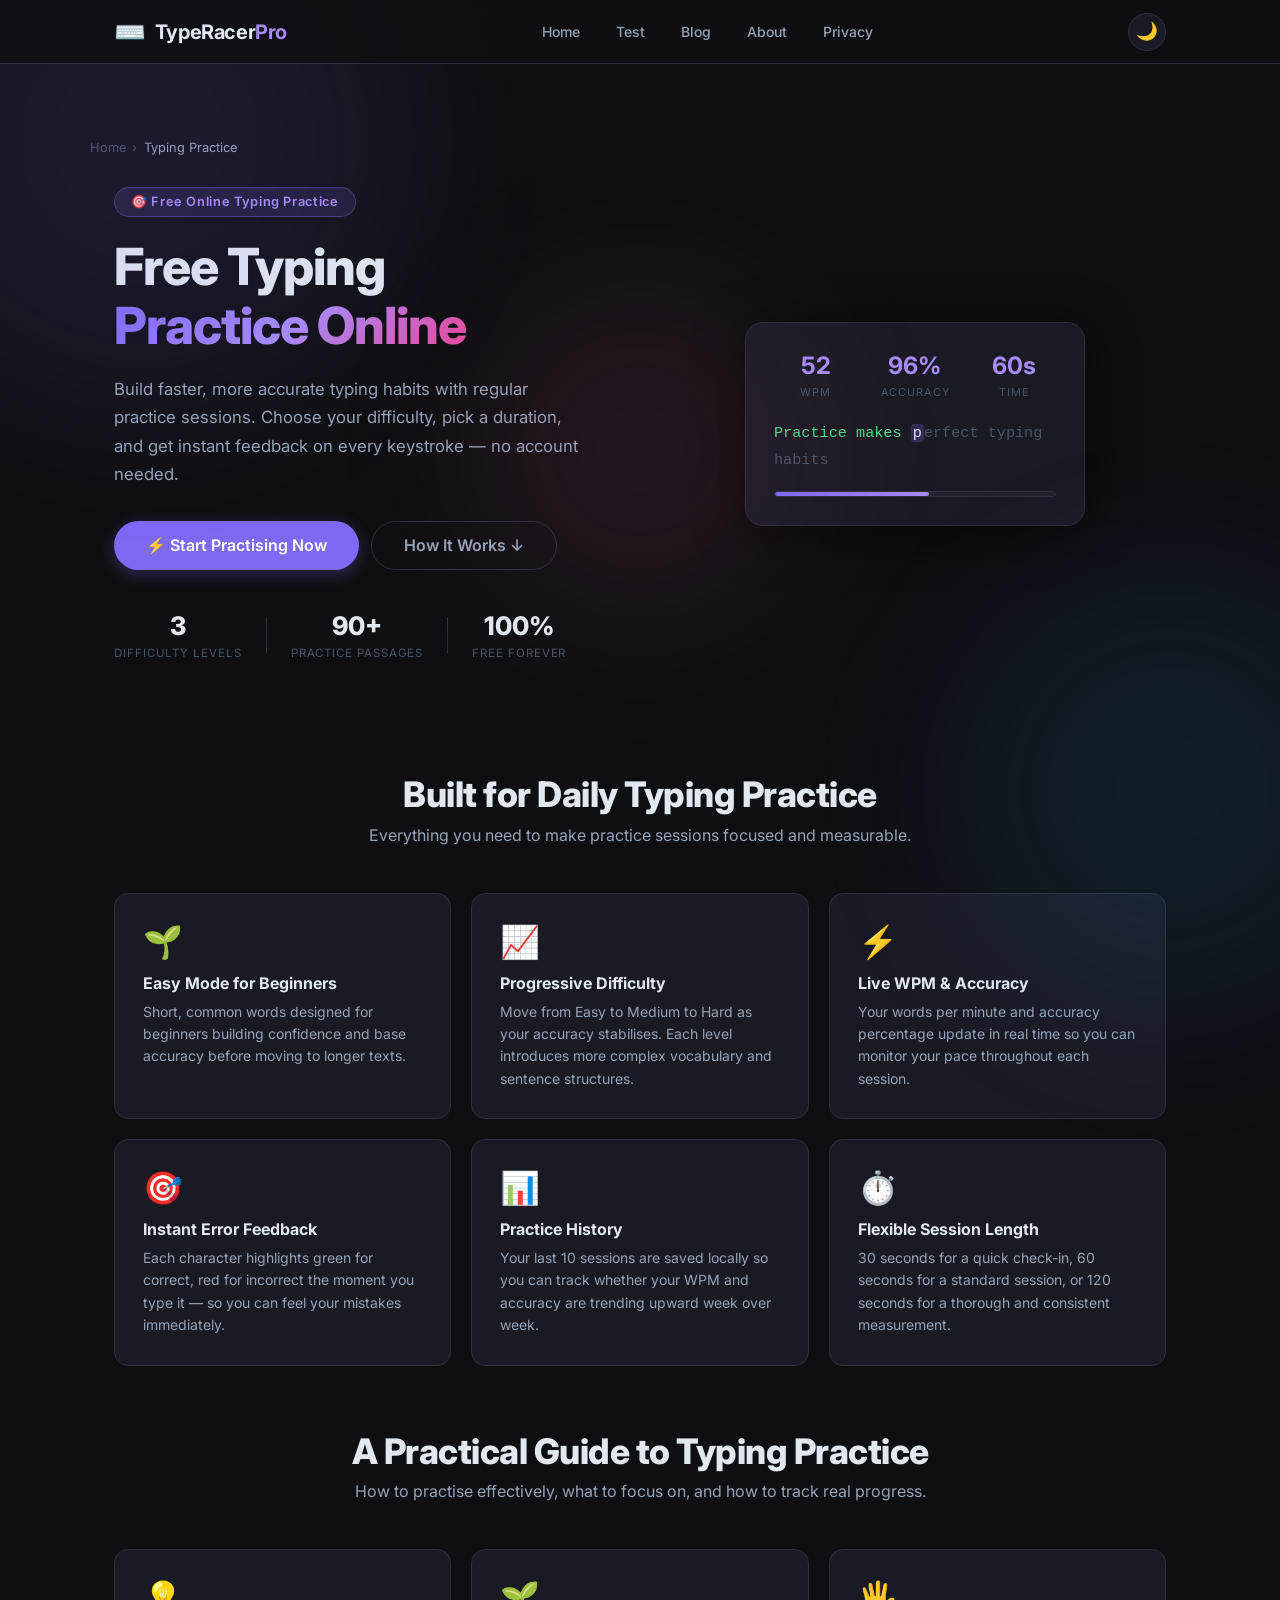
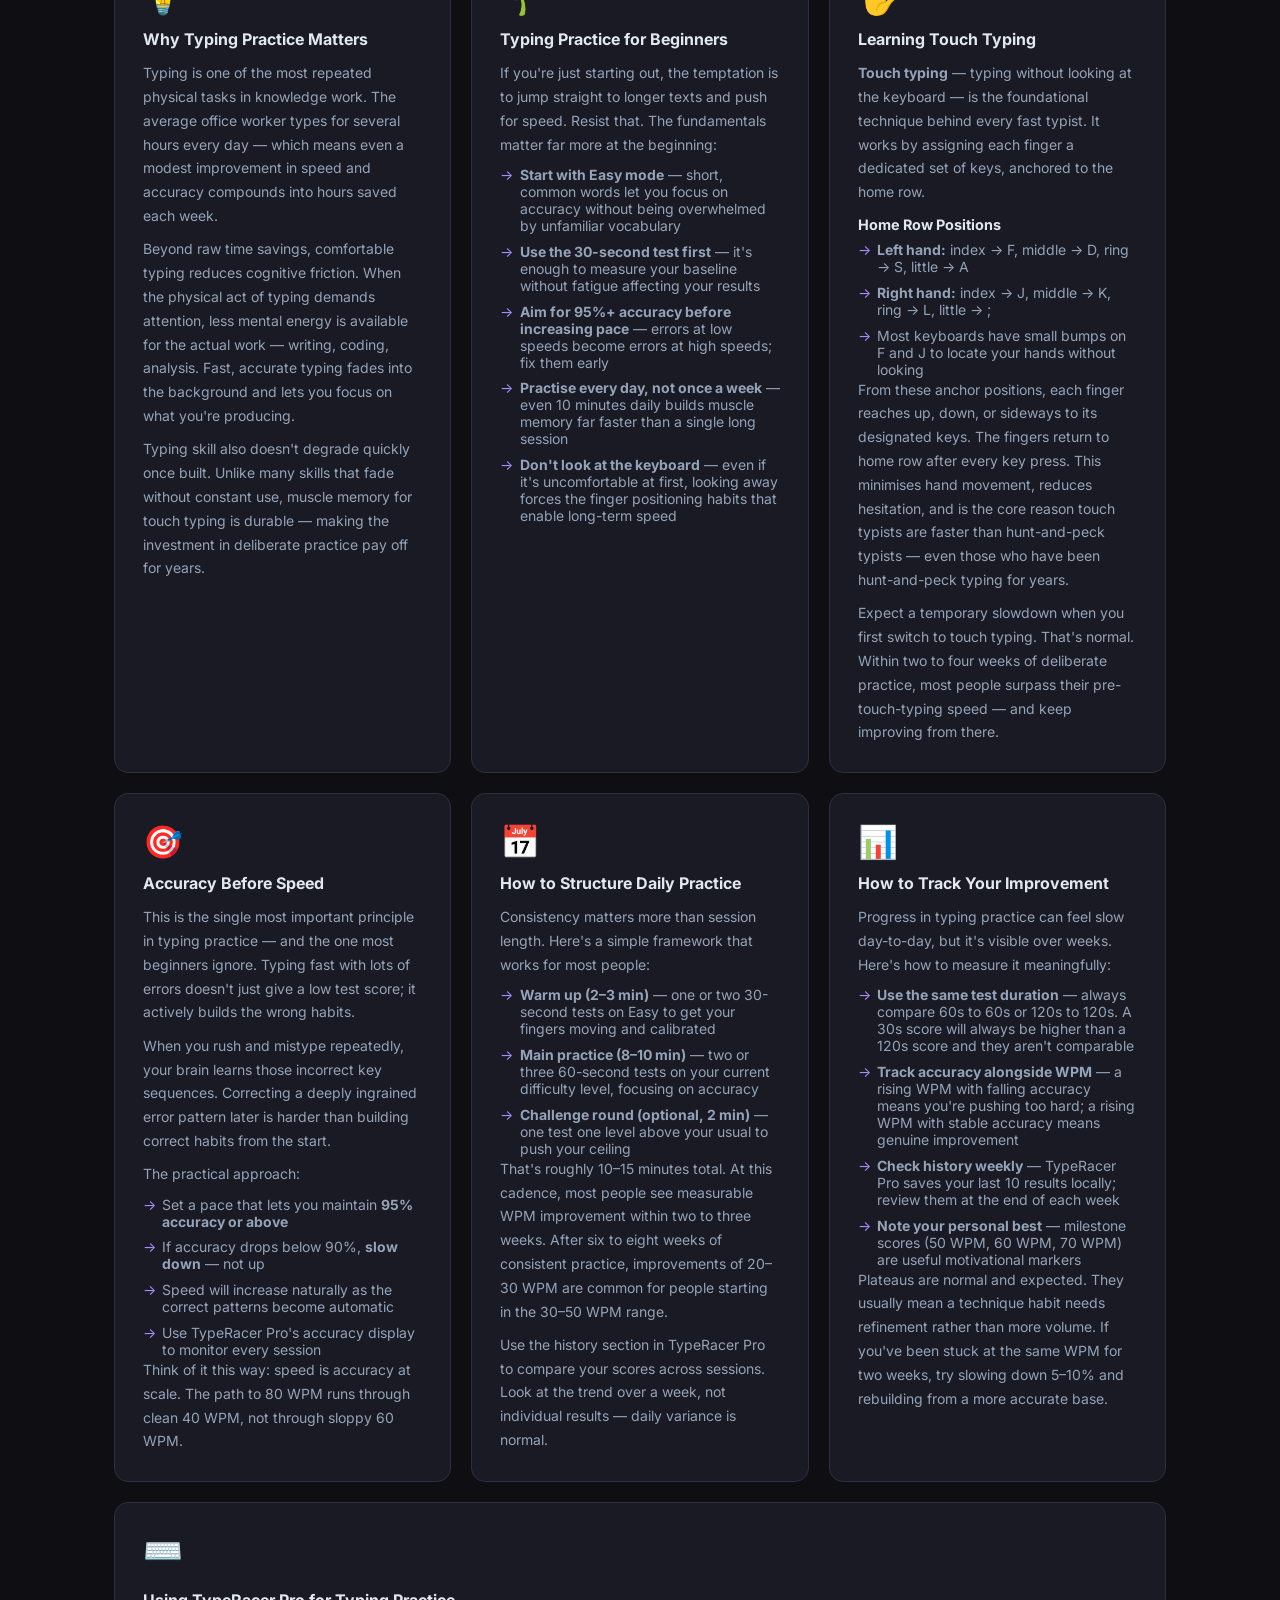
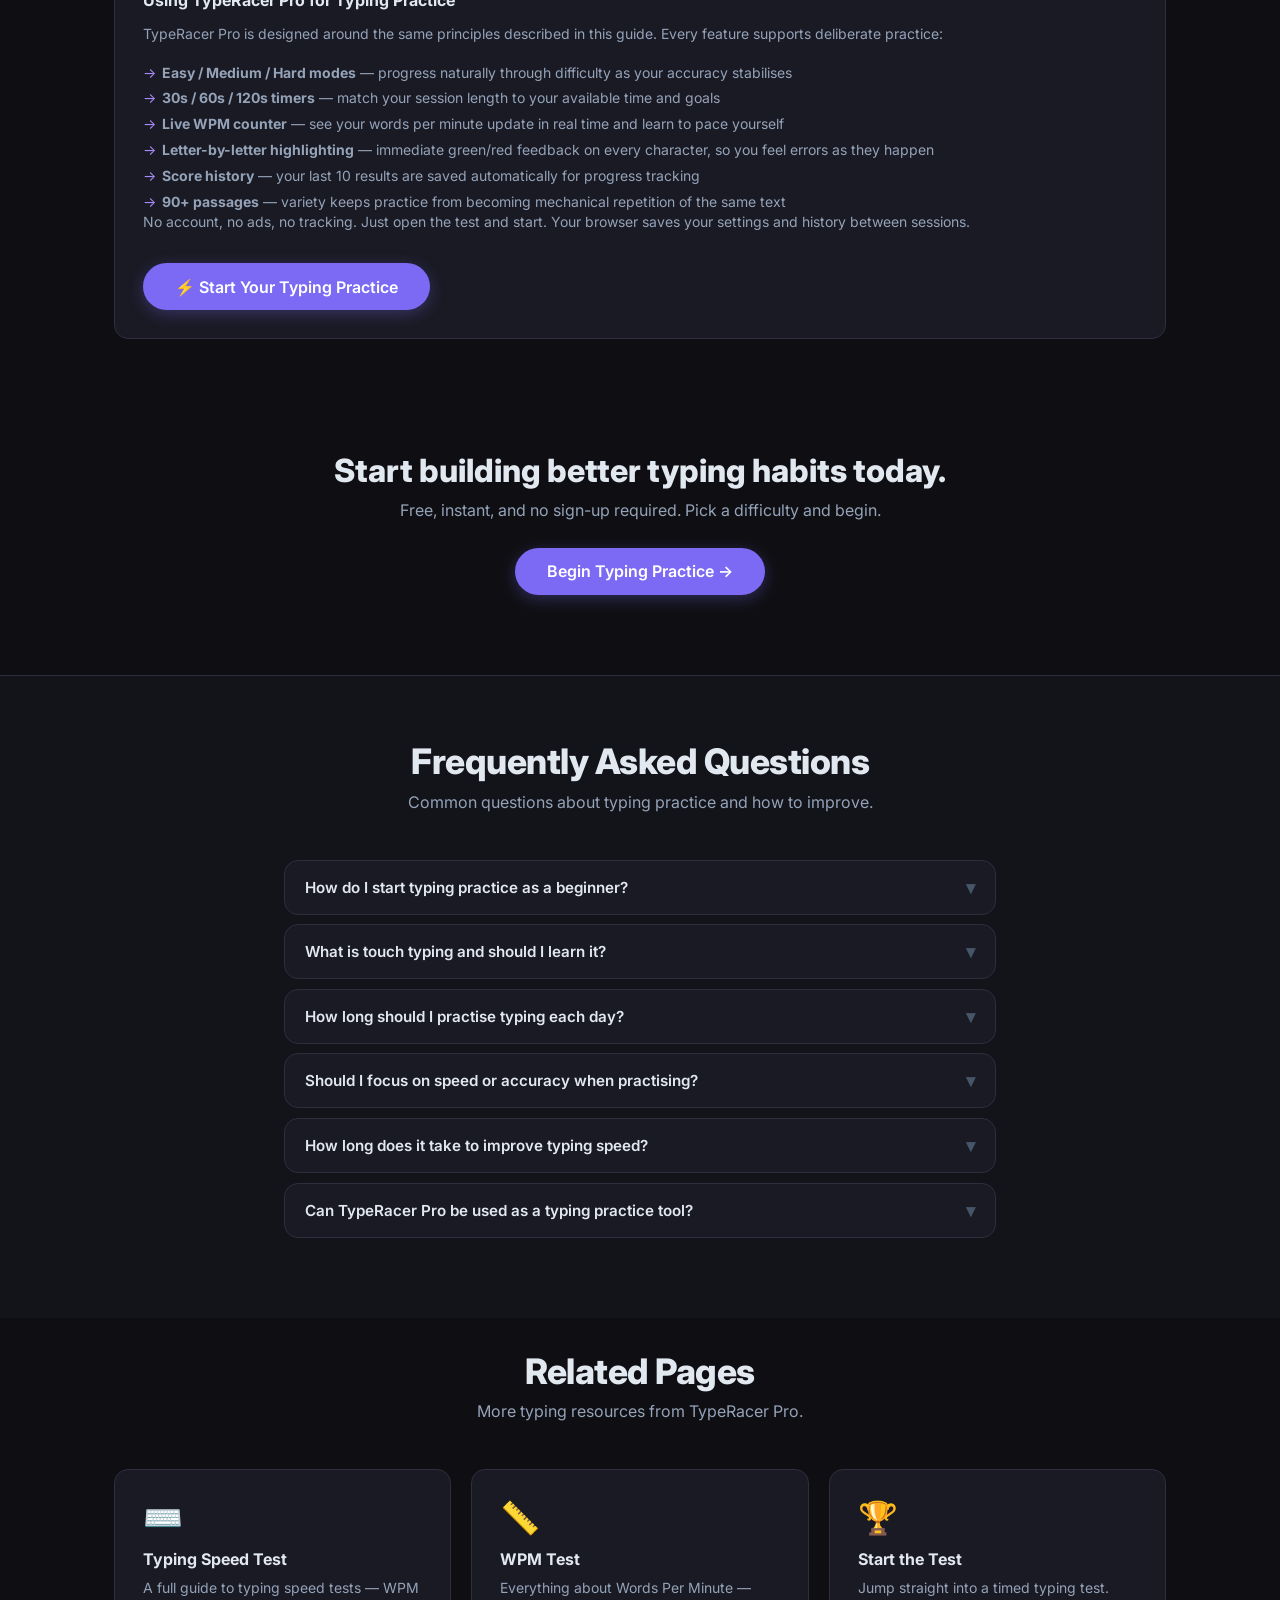
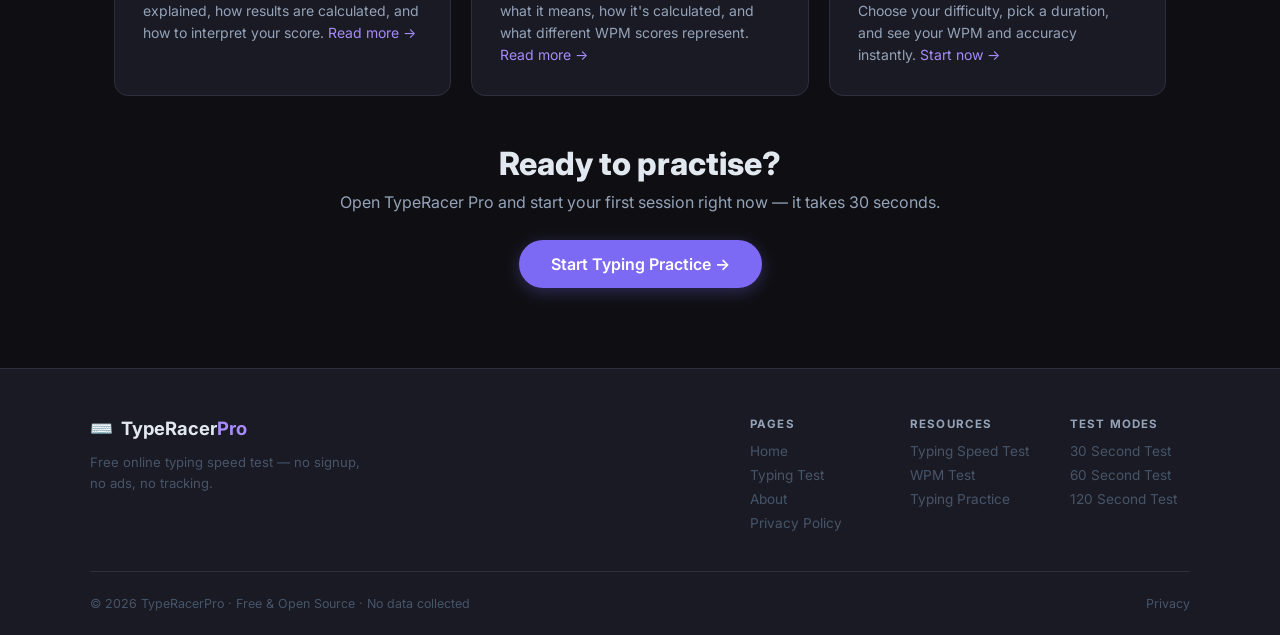
<file: typing-practice/index.html>
<!DOCTYPE html>
<html lang="en" data-theme="dark">
<head>
  <meta charset="UTF-8" />
  <meta name="viewport" content="width=device-width, initial-scale=1.0" />

  <!-- ═══ PRIMARY SEO ═══ -->
  <title>Free Typing Practice Online – Improve Speed &amp; Accuracy | TypeRacer Pro</title>
  <meta name="description" content="Practice typing online for free with TypeRacer Pro. Improve typing speed, accuracy and keyboard skills with regular typing practice." />
  <meta name="author" content="TypeRacer Pro" />
  <meta name="robots" content="index, follow, max-snippet:-1, max-image-preview:large, max-video-preview:-1" />
  <link rel="canonical" href="https://typeracer-pro-web.vercel.app/typing-practice/" />

  <!-- ═══ OPEN GRAPH ═══ -->
  <meta property="og:type"        content="website" />
  <meta property="og:url"         content="https://typeracer-pro-web.vercel.app/typing-practice/" />
  <meta property="og:title"       content="Free Typing Practice Online – Improve Speed &amp; Accuracy | TypeRacer Pro" />
  <meta property="og:description" content="Practice typing online for free with TypeRacer Pro. Improve typing speed, accuracy and keyboard skills with regular typing practice." />
  <meta property="og:site_name"   content="TypeRacer Pro" />
  <meta property="og:locale"      content="en_US" />

  <!-- ═══ TWITTER CARD ═══ -->
  <meta name="twitter:card"        content="summary_large_image" />
  <meta name="twitter:url"         content="https://typeracer-pro-web.vercel.app/typing-practice/" />
  <meta name="twitter:title"       content="Free Typing Practice Online – TypeRacer Pro" />
  <meta name="twitter:description" content="Improve your typing speed and accuracy with free online typing practice. No signup needed." />

  <!-- ═══ THEME & APP META ═══ -->
  <meta name="theme-color" content="#7c6af5" />
  <link rel="icon" type="image/svg+xml" href="data:image/svg+xml,<svg xmlns='http://www.w3.org/2000/svg' viewBox='0 0 100 100'><text y='.9em' font-size='90'>⌨️</text></svg>" />

  <!-- ═══ SCHEMA.ORG – BreadcrumbList ═══ -->
  <script type="application/ld+json">
  {
    "@context": "https://schema.org",
    "@type": "BreadcrumbList",
    "itemListElement": [
      {
        "@type": "ListItem",
        "position": 1,
        "name": "Home",
        "item": "https://typeracer-pro-web.vercel.app/"
      },
      {
        "@type": "ListItem",
        "position": 2,
        "name": "Typing Practice",
        "item": "https://typeracer-pro-web.vercel.app/typing-practice/"
      }
    ]
  }
  </script>

  <!-- ═══ SCHEMA.ORG – FAQPage ═══ -->
  <script type="application/ld+json">
  {
    "@context": "https://schema.org",
    "@type": "FAQPage",
    "mainEntity": [
      {
        "@type": "Question",
        "name": "How do I start typing practice as a beginner?",
        "acceptedAnswer": {
          "@type": "Answer",
          "text": "Start with Easy mode in TypeRacer Pro, which uses short common words. Focus on typing accurately at a comfortable pace before worrying about speed. Practise for 10–15 minutes daily and keep track of your accuracy percentage — aim for 95% or above before increasing pace."
        }
      },
      {
        "@type": "Question",
        "name": "What is touch typing and should I learn it?",
        "acceptedAnswer": {
          "@type": "Answer",
          "text": "Touch typing means typing without looking at the keyboard, using all 10 fingers assigned to their designated keys. The home row (ASDF on the left, JKL; on the right) acts as an anchor for all finger movement. Learning touch typing is the single highest-impact improvement most typists can make, though it requires a few weeks of deliberate practice to build the muscle memory."
        }
      },
      {
        "@type": "Question",
        "name": "How long should I practise typing each day?",
        "acceptedAnswer": {
          "@type": "Answer",
          "text": "10 to 15 focused minutes daily produces consistent results for most people. Frequency matters more than session length — practising every day for two weeks beats one long session per week. Short, consistent sessions build muscle memory more effectively than occasional marathon practice."
        }
      },
      {
        "@type": "Question",
        "name": "Should I focus on speed or accuracy when practising?",
        "acceptedAnswer": {
          "@type": "Answer",
          "text": "Always focus on accuracy first. Typing fast with many errors reinforces poor habits and actually slows your real-world output because corrections take time. Aim for 95% or higher accuracy at any pace before pushing for more speed."
        }
      },
      {
        "@type": "Question",
        "name": "How long does it take to improve typing speed?",
        "acceptedAnswer": {
          "@type": "Answer",
          "text": "Most people see measurable improvement within two to four weeks of consistent daily practice. Significant improvements — such as moving from 30 WPM to 60 WPM — typically take several months of regular, deliberate practice. The rate depends on starting skill level, technique, and practice consistency."
        }
      },
      {
        "@type": "Question",
        "name": "Can TypeRacer Pro be used as a typing practice tool?",
        "acceptedAnswer": {
          "@type": "Answer",
          "text": "Yes. TypeRacer Pro offers 90+ text passages across three difficulty levels (Easy, Medium, Hard) and three timed modes (30s, 60s, 120s). The live WPM counter, letter-by-letter accuracy feedback, and score history make it well suited for structured daily practice sessions."
        }
      }
    ]
  }
  </script>

  <!-- ═══ PERFORMANCE ═══ -->
  <link rel="dns-prefetch" href="https://fonts.googleapis.com" />
  <link rel="dns-prefetch" href="https://fonts.gstatic.com" />
  <link rel="preconnect" href="https://fonts.googleapis.com" />
  <link rel="preconnect" href="https://fonts.gstatic.com" crossorigin />
  <link rel="stylesheet" href="../style.css" />
  <link rel="stylesheet" href="https://fonts.googleapis.com/css2?family=Inter:wght@300;400;500;600;700;800&display=swap" />
</head>
<body>

  <!-- Animated background blobs -->
  <div class="bg-blob blob1"></div>
  <div class="bg-blob blob2"></div>
  <div class="bg-blob blob3"></div>

  <!-- ══════════════════════════════
       NAVBAR
  ══════════════════════════════ -->
  <nav class="navbar" id="navbar">
    <div class="nav-inner">
      <a href="/" class="nav-logo" aria-label="TypeRacer Pro Home">
        <span class="logo-icon">⌨️</span>
        <span class="logo-text">TypeRacer<span class="logo-accent">Pro</span></span>
      </a>

      <ul class="nav-links" id="nav-links">
        <li><a class="nav-link" href="/">Home</a></li>
        <li><a class="nav-link" href="/#test">Test</a></li>
        <li><a class="nav-link" href="/blog/">Blog</a></li>
        <li><a class="nav-link" href="/#about">About</a></li>
        <li><a class="nav-link" href="/#privacy">Privacy</a></li>
      </ul>

      <div class="nav-controls">
        <button class="theme-toggle" id="theme-toggle" aria-label="Toggle theme">
          <span class="theme-icon" id="theme-icon">🌙</span>
        </button>
        <button class="hamburger" id="hamburger" aria-label="Toggle menu">
          <span></span><span></span><span></span>
        </button>
      </div>
    </div>

    <div class="mobile-menu" id="mobile-menu">
      <a class="mobile-link" href="/">Home</a>
      <a class="mobile-link" href="/#test">Test</a>
      <a class="mobile-link" href="/blog/">Blog</a>
      <a class="mobile-link" href="/#about">About</a>
      <a class="mobile-link" href="/#privacy">Privacy</a>
    </div>
  </nav>

  <!-- ══════════════════════════════
       MAIN CONTENT
  ══════════════════════════════ -->
  <main style="padding-top: var(--nav-h);">

    <!-- ── BREADCRUMB ── -->
    <nav class="lp-breadcrumb" aria-label="Breadcrumb">
      <div class="lp-breadcrumb-inner">
        <ol>
          <li><a href="/">Home</a></li>
          <li aria-hidden="true">›</li>
          <li aria-current="page">Typing Practice</li>
        </ol>
      </div>
    </nav>

    <!-- ── HERO ── -->
    <section class="lp-hero">
      <div class="lp-hero-inner">
        <div class="hero-badge">🎯 Free Online Typing Practice</div>
        <h1 class="hero-title">
          Free Typing<br/>
          <span class="gradient-text">Practice Online</span>
        </h1>
        <p class="hero-subtitle">
          Build faster, more accurate typing habits with regular practice sessions.
          Choose your difficulty, pick a duration, and get instant feedback on
          every keystroke — no account needed.
        </p>
        <div class="hero-actions">
          <a href="https://typeracer-pro-web.vercel.app/#test" class="btn btn-primary btn-lg">
            ⚡ Start Practising Now
          </a>
          <a href="#why-typing-practice" class="btn btn-outline btn-lg">
            How It Works ↓
          </a>
        </div>

        <div class="hero-stats">
          <div class="hero-stat">
            <span class="hero-stat-value">3</span>
            <span class="hero-stat-label">Difficulty Levels</span>
          </div>
          <div class="hero-stat-divider"></div>
          <div class="hero-stat">
            <span class="hero-stat-value">90+</span>
            <span class="hero-stat-label">Practice Passages</span>
          </div>
          <div class="hero-stat-divider"></div>
          <div class="hero-stat">
            <span class="hero-stat-value">100%</span>
            <span class="hero-stat-label">Free Forever</span>
          </div>
        </div>
      </div>

      <!-- Hero Mock Card -->
      <div class="hero-visual">
        <div class="mock-card">
          <div class="mock-stats">
            <div class="mock-stat"><span class="mock-val">52</span><span class="mock-lbl">WPM</span></div>
            <div class="mock-stat"><span class="mock-val">96%</span><span class="mock-lbl">Accuracy</span></div>
            <div class="mock-stat"><span class="mock-val">60s</span><span class="mock-lbl">Time</span></div>
          </div>
          <div class="mock-text">
            <span class="m-correct">Practice makes</span>
            <span class="m-current"> p</span><span class="m-pending">erfect typing habits</span>
          </div>
          <div class="mock-bar"><div class="mock-fill"></div></div>
        </div>
      </div>
    </section>

    <!-- ── PRACTICE FEATURES ── -->
    <section class="features-section">
      <h2 class="section-title">Built for Daily Typing Practice</h2>
      <p class="section-subtitle">Everything you need to make practice sessions focused and measurable.</p>
      <div class="features-grid">
        <div class="feature-card">
          <div class="feature-icon">🌱</div>
          <h3>Easy Mode for Beginners</h3>
          <p>Short, common words designed for beginners building confidence and base accuracy before moving to longer texts.</p>
        </div>
        <div class="feature-card">
          <div class="feature-icon">📈</div>
          <h3>Progressive Difficulty</h3>
          <p>Move from Easy to Medium to Hard as your accuracy stabilises. Each level introduces more complex vocabulary and sentence structures.</p>
        </div>
        <div class="feature-card">
          <div class="feature-icon">⚡</div>
          <h3>Live WPM &amp; Accuracy</h3>
          <p>Your words per minute and accuracy percentage update in real time so you can monitor your pace throughout each session.</p>
        </div>
        <div class="feature-card">
          <div class="feature-icon">🎯</div>
          <h3>Instant Error Feedback</h3>
          <p>Each character highlights green for correct, red for incorrect the moment you type it — so you can feel your mistakes immediately.</p>
        </div>
        <div class="feature-card">
          <div class="feature-icon">📊</div>
          <h3>Practice History</h3>
          <p>Your last 10 sessions are saved locally so you can track whether your WPM and accuracy are trending upward week over week.</p>
        </div>
        <div class="feature-card">
          <div class="feature-icon">⏱️</div>
          <h3>Flexible Session Length</h3>
          <p>30 seconds for a quick check-in, 60 seconds for a standard session, or 120 seconds for a thorough and consistent measurement.</p>
        </div>
      </div>
    </section>

    <!-- ── GUIDE CONTENT ── -->
    <section class="features-section" style="padding-top: 0;" id="why-typing-practice">
      <h2 class="section-title">A Practical Guide to Typing Practice</h2>
      <p class="section-subtitle">How to practise effectively, what to focus on, and how to track real progress.</p>

      <div class="seo-guide-grid">

        <!-- Why Practice Matters -->
        <article class="feature-card seo-card" aria-labelledby="tp-why">
          <div class="feature-icon">💡</div>
          <h2 id="tp-why">Why Typing Practice Matters</h2>
          <p>Typing is one of the most repeated physical tasks in knowledge work. The average office worker types for several hours every day — which means even a modest improvement in speed and accuracy compounds into hours saved each week.</p>
          <p>Beyond raw time savings, comfortable typing reduces cognitive friction. When the physical act of typing demands attention, less mental energy is available for the actual work — writing, coding, analysis. Fast, accurate typing fades into the background and lets you focus on what you're producing.</p>
          <p>Typing skill also doesn't degrade quickly once built. Unlike many skills that fade without constant use, muscle memory for touch typing is durable — making the investment in deliberate practice pay off for years.</p>
        </article>

        <!-- Typing Practice for Beginners -->
        <article class="feature-card seo-card" aria-labelledby="tp-beginners">
          <div class="feature-icon">🌱</div>
          <h2 id="tp-beginners">Typing Practice for Beginners</h2>
          <p>If you're just starting out, the temptation is to jump straight to longer texts and push for speed. Resist that. The fundamentals matter far more at the beginning:</p>
          <ul class="tips-list">
            <li><strong>Start with Easy mode</strong> — short, common words let you focus on accuracy without being overwhelmed by unfamiliar vocabulary</li>
            <li><strong>Use the 30-second test first</strong> — it's enough to measure your baseline without fatigue affecting your results</li>
            <li><strong>Aim for 95%+ accuracy before increasing pace</strong> — errors at low speeds become errors at high speeds; fix them early</li>
            <li><strong>Practise every day, not once a week</strong> — even 10 minutes daily builds muscle memory far faster than a single long session</li>
            <li><strong>Don't look at the keyboard</strong> — even if it's uncomfortable at first, looking away forces the finger positioning habits that enable long-term speed</li>
          </ul>
        </article>

        <!-- Touch Typing -->
        <article class="feature-card seo-card" aria-labelledby="tp-touch">
          <div class="feature-icon">🖐️</div>
          <h2 id="tp-touch">Learning Touch Typing</h2>
          <p><strong>Touch typing</strong> — typing without looking at the keyboard — is the foundational technique behind every fast typist. It works by assigning each finger a dedicated set of keys, anchored to the home row.</p>
          <h3 style="font-size:0.9rem;font-weight:700;margin:0.75rem 0 0.4rem;color:var(--text-primary);">Home Row Positions</h3>
          <ul class="tips-list">
            <li><strong>Left hand:</strong> index → F, middle → D, ring → S, little → A</li>
            <li><strong>Right hand:</strong> index → J, middle → K, ring → L, little → ;</li>
            <li>Most keyboards have small bumps on F and J to locate your hands without looking</li>
          </ul>
          <p>From these anchor positions, each finger reaches up, down, or sideways to its designated keys. The fingers return to home row after every key press. This minimises hand movement, reduces hesitation, and is the core reason touch typists are faster than hunt-and-peck typists — even those who have been hunt-and-peck typing for years.</p>
          <p>Expect a temporary slowdown when you first switch to touch typing. That's normal. Within two to four weeks of deliberate practice, most people surpass their pre-touch-typing speed — and keep improving from there.</p>
        </article>

        <!-- Accuracy Before Speed -->
        <article class="feature-card seo-card" aria-labelledby="tp-accuracy">
          <div class="feature-icon">🎯</div>
          <h2 id="tp-accuracy">Accuracy Before Speed</h2>
          <p>This is the single most important principle in typing practice — and the one most beginners ignore. Typing fast with lots of errors doesn't just give a low test score; it actively builds the wrong habits.</p>
          <p>When you rush and mistype repeatedly, your brain learns those incorrect key sequences. Correcting a deeply ingrained error pattern later is harder than building correct habits from the start.</p>
          <p>The practical approach:</p>
          <ul class="tips-list">
            <li>Set a pace that lets you maintain <strong>95% accuracy or above</strong></li>
            <li>If accuracy drops below 90%, <strong>slow down</strong> — not up</li>
            <li>Speed will increase naturally as the correct patterns become automatic</li>
            <li>Use TypeRacer Pro's accuracy display to monitor every session</li>
          </ul>
          <p>Think of it this way: speed is accuracy at scale. The path to 80 WPM runs through clean 40 WPM, not through sloppy 60 WPM.</p>
        </article>

        <!-- Daily Practice -->
        <article class="feature-card seo-card" aria-labelledby="tp-daily">
          <div class="feature-icon">📅</div>
          <h2 id="tp-daily">How to Structure Daily Practice</h2>
          <p>Consistency matters more than session length. Here's a simple framework that works for most people:</p>
          <ul class="tips-list">
            <li><strong>Warm up (2–3 min)</strong> — one or two 30-second tests on Easy to get your fingers moving and calibrated</li>
            <li><strong>Main practice (8–10 min)</strong> — two or three 60-second tests on your current difficulty level, focusing on accuracy</li>
            <li><strong>Challenge round (optional, 2 min)</strong> — one test one level above your usual to push your ceiling</li>
          </ul>
          <p>That's roughly 10–15 minutes total. At this cadence, most people see measurable WPM improvement within two to three weeks. After six to eight weeks of consistent practice, improvements of 20–30 WPM are common for people starting in the 30–50 WPM range.</p>
          <p>Use the history section in TypeRacer Pro to compare your scores across sessions. Look at the trend over a week, not individual results — daily variance is normal.</p>
        </article>

        <!-- Tracking Improvement -->
        <article class="feature-card seo-card" aria-labelledby="tp-track">
          <div class="feature-icon">📊</div>
          <h2 id="tp-track">How to Track Your Improvement</h2>
          <p>Progress in typing practice can feel slow day-to-day, but it's visible over weeks. Here's how to measure it meaningfully:</p>
          <ul class="tips-list">
            <li><strong>Use the same test duration</strong> — always compare 60s to 60s or 120s to 120s. A 30s score will always be higher than a 120s score and they aren't comparable</li>
            <li><strong>Track accuracy alongside WPM</strong> — a rising WPM with falling accuracy means you're pushing too hard; a rising WPM with stable accuracy means genuine improvement</li>
            <li><strong>Check history weekly</strong> — TypeRacer Pro saves your last 10 results locally; review them at the end of each week</li>
            <li><strong>Note your personal best</strong> — milestone scores (50 WPM, 60 WPM, 70 WPM) are useful motivational markers</li>
          </ul>
          <p>Plateaus are normal and expected. They usually mean a technique habit needs refinement rather than more volume. If you've been stuck at the same WPM for two weeks, try slowing down 5–10% and rebuilding from a more accurate base.</p>
        </article>

        <!-- TypeRacer Pro for Practice -->
        <article class="feature-card seo-card seo-card-cta" aria-labelledby="tp-use">
          <div class="feature-icon">⌨️</div>
          <h2 id="tp-use">Using TypeRacer Pro for Typing Practice</h2>
          <p>TypeRacer Pro is designed around the same principles described in this guide. Every feature supports deliberate practice:</p>
          <ul class="tips-list">
            <li><strong>Easy / Medium / Hard modes</strong> — progress naturally through difficulty as your accuracy stabilises</li>
            <li><strong>30s / 60s / 120s timers</strong> — match your session length to your available time and goals</li>
            <li><strong>Live WPM counter</strong> — see your words per minute update in real time and learn to pace yourself</li>
            <li><strong>Letter-by-letter highlighting</strong> — immediate green/red feedback on every character, so you feel errors as they happen</li>
            <li><strong>Score history</strong> — your last 10 results are saved automatically for progress tracking</li>
            <li><strong>90+ passages</strong> — variety keeps practice from becoming mechanical repetition of the same text</li>
          </ul>
          <p>No account, no ads, no tracking. Just open the test and start. Your browser saves your settings and history between sessions.</p>
          <div class="seo-cta-action">
            <a href="https://typeracer-pro-web.vercel.app/#test" class="btn btn-primary btn-lg">
              ⚡ Start Your Typing Practice
            </a>
          </div>
        </article>

      </div>
    </section>

    <!-- ── MID-PAGE CTA ── -->
    <section class="cta-section">
      <h2>Start building better typing habits today.</h2>
      <p>Free, instant, and no sign-up required. Pick a difficulty and begin.</p>
      <a href="https://typeracer-pro-web.vercel.app/#test" class="btn btn-primary btn-lg">
        Begin Typing Practice →
      </a>
    </section>

    <!-- ── FAQ ── -->
    <section class="faq-section" id="faq" aria-labelledby="faq-heading">
      <div class="faq-inner">
        <h2 class="section-title" id="faq-heading">Frequently Asked Questions</h2>
        <p class="section-subtitle">Common questions about typing practice and how to improve.</p>
        <div class="faq-list">

          <div class="faq-item">
            <button class="faq-q" aria-expanded="false">
              <span>How do I start typing practice as a beginner?</span>
              <span class="faq-arrow">▾</span>
            </button>
            <div class="faq-a" hidden>
              <p>Start with <strong>Easy mode</strong> and focus on accuracy over speed. Aim for 95%+ accuracy at a comfortable pace before trying to type faster. Practise for 10–15 minutes daily — frequency matters more than session length when building muscle memory.</p>
            </div>
          </div>

          <div class="faq-item">
            <button class="faq-q" aria-expanded="false">
              <span>What is touch typing and should I learn it?</span>
              <span class="faq-arrow">▾</span>
            </button>
            <div class="faq-a" hidden>
              <p>Touch typing means typing without looking at the keyboard using all 10 fingers. It's anchored to the <strong>home row</strong> (left: ASDF, right: JKL;). Learning it causes a temporary slowdown but leads to significantly higher long-term speed. Most serious typists consider it essential.</p>
            </div>
          </div>

          <div class="faq-item">
            <button class="faq-q" aria-expanded="false">
              <span>How long should I practise typing each day?</span>
              <span class="faq-arrow">▾</span>
            </button>
            <div class="faq-a" hidden>
              <p><strong>10 to 15 minutes daily</strong> is enough to see consistent improvement. Short, frequent sessions build muscle memory more effectively than occasional long ones. Even 2–3 sixty-second tests per day adds up quickly over weeks.</p>
            </div>
          </div>

          <div class="faq-item">
            <button class="faq-q" aria-expanded="false">
              <span>Should I focus on speed or accuracy when practising?</span>
              <span class="faq-arrow">▾</span>
            </button>
            <div class="faq-a" hidden>
              <p><strong>Always accuracy first.</strong> Speed built on poor accuracy ingrains bad habits that are harder to fix later. Aim for 95%+ accuracy consistently, then gradually increase your pace. Speed follows naturally from clean, accurate typing.</p>
            </div>
          </div>

          <div class="faq-item">
            <button class="faq-q" aria-expanded="false">
              <span>How long does it take to improve typing speed?</span>
              <span class="faq-arrow">▾</span>
            </button>
            <div class="faq-a" hidden>
              <p>Most people see measurable improvement within <strong>two to four weeks</strong> of consistent daily practice. Moving from 30 WPM to 60 WPM typically takes several months. The rate depends on your starting level, technique, and how consistently you practise.</p>
            </div>
          </div>

          <div class="faq-item">
            <button class="faq-q" aria-expanded="false">
              <span>Can TypeRacer Pro be used as a typing practice tool?</span>
              <span class="faq-arrow">▾</span>
            </button>
            <div class="faq-a" hidden>
              <p>Yes. With <strong>90+ passages, three difficulty levels, three timed modes, live feedback, and score history</strong>, TypeRacer Pro is well suited for structured daily practice. It's free, requires no account, and works in any modern browser.</p>
            </div>
          </div>

        </div>
      </div>
    </section>

    <!-- ── INTERNAL LINKS ── -->
    <section class="features-section" style="padding-bottom: 3rem; padding-top: 2rem;">
      <h2 class="section-title">Related Pages</h2>
      <p class="section-subtitle">More typing resources from TypeRacer Pro.</p>
      <div class="features-grid">
        <div class="feature-card">
          <div class="feature-icon">⌨️</div>
          <h3><a href="/typing-speed-test/" style="color:inherit;text-decoration:none;">Typing Speed Test</a></h3>
          <p>A full guide to typing speed tests — WPM explained, how results are calculated, and how to interpret your score. <a href="/typing-speed-test/" style="color:var(--accent2);text-decoration:none;">Read more →</a></p>
        </div>
        <div class="feature-card">
          <div class="feature-icon">📏</div>
          <h3><a href="/wpm-test/" style="color:inherit;text-decoration:none;">WPM Test</a></h3>
          <p>Everything about Words Per Minute — what it means, how it's calculated, and what different WPM scores represent. <a href="/wpm-test/" style="color:var(--accent2);text-decoration:none;">Read more →</a></p>
        </div>
        <div class="feature-card">
          <div class="feature-icon">🏆</div>
          <h3><a href="https://typeracer-pro-web.vercel.app/#test" style="color:inherit;text-decoration:none;">Start the Test</a></h3>
          <p>Jump straight into a timed typing test. Choose your difficulty, pick a duration, and see your WPM and accuracy instantly. <a href="https://typeracer-pro-web.vercel.app/#test" style="color:var(--accent2);text-decoration:none;">Start now →</a></p>
        </div>
      </div>
    </section>

    <!-- ── FINAL CTA ── -->
    <section class="cta-section" style="padding-top: 0;">
      <h2>Ready to practise?</h2>
      <p>Open TypeRacer Pro and start your first session right now — it takes 30 seconds.</p>
      <a href="https://typeracer-pro-web.vercel.app/#test" class="btn btn-primary btn-lg">
        Start Typing Practice →
      </a>
    </section>

  </main>

  <!-- ══════════════════════════════
       FOOTER
  ══════════════════════════════ -->
  <footer class="footer" role="contentinfo">
    <div class="footer-inner">
      <div class="footer-top">
        <div class="footer-brand">
          <div class="footer-logo">
            <span aria-hidden="true">⌨️</span>
            <span>TypeRacer<span class="logo-accent">Pro</span></span>
          </div>
          <p class="footer-tagline">Free online typing speed test — no signup, no ads, no tracking.</p>
        </div>
        <nav class="footer-nav" aria-label="Footer navigation">
          <div class="footer-nav-col">
            <span class="footer-nav-heading">Pages</span>
            <a href="/">Home</a>
            <a href="/#test">Typing Test</a>
            <a href="/#about">About</a>
            <a href="/#privacy">Privacy Policy</a>
          </div>
          <div class="footer-nav-col">
            <span class="footer-nav-heading">Resources</span>
            <a href="/typing-speed-test/">Typing Speed Test</a>
            <a href="/wpm-test/">WPM Test</a>
            <a href="/typing-practice/">Typing Practice</a>
          </div>
          <div class="footer-nav-col">
            <span class="footer-nav-heading">Test Modes</span>
            <a href="/#test">30 Second Test</a>
            <a href="/#test">60 Second Test</a>
            <a href="/#test">120 Second Test</a>
          </div>
        </nav>
      </div>
      <div class="footer-bottom">
        <p class="footer-copy">© 2026 TypeRacerPro · Free &amp; Open Source · No data collected</p>
        <div class="footer-bottom-links">
          <a href="/#privacy">Privacy</a>
        </div>
      </div>
    </div>
  </footer>

  <!-- ══════════════════════════════
       INLINE SCRIPT — theme + mobile menu + FAQ
       (script.js is SPA-only and not loaded here)
  ══════════════════════════════ -->
  <script>
    // ── Theme Toggle ──────────────────────────
    const $html   = document.documentElement;
    const $toggle = document.getElementById('theme-toggle');
    const $icon   = document.getElementById('theme-icon');

    function setTheme(t) {
      $html.setAttribute('data-theme', t);
      $icon.textContent = t === 'dark' ? '🌙' : '☀️';
      localStorage.setItem('typeracer_theme', t);
    }
    setTheme(localStorage.getItem('typeracer_theme') || 'dark');

    $toggle.addEventListener('click', () => {
      setTheme($html.getAttribute('data-theme') === 'dark' ? 'light' : 'dark');
    });

    // ── Mobile Hamburger ──────────────────────
    const $hamburger  = document.getElementById('hamburger');
    const $mobileMenu = document.getElementById('mobile-menu');

    $hamburger.addEventListener('click', () => {
      const isOpen = $mobileMenu.classList.toggle('open');
      $hamburger.classList.toggle('open', isOpen);
    });

    document.addEventListener('click', (e) => {
      if (!$hamburger.contains(e.target) && !$mobileMenu.contains(e.target)) {
        $mobileMenu.classList.remove('open');
        $hamburger.classList.remove('open');
      }
    });

    // ── FAQ Accordion ─────────────────────────
    document.querySelectorAll('.faq-q').forEach(btn => {
      btn.addEventListener('click', () => {
        const item   = btn.closest('.faq-item');
        const isOpen = btn.getAttribute('aria-expanded') === 'true';

        document.querySelectorAll('.faq-item').forEach(i => {
          i.classList.remove('open');
          i.querySelector('.faq-q').setAttribute('aria-expanded', 'false');
          i.querySelector('.faq-a').hidden = true;
        });

        if (!isOpen) {
          item.classList.add('open');
          btn.setAttribute('aria-expanded', 'true');
          item.querySelector('.faq-a').hidden = false;
        }
      });
    });
  </script>
</body>
</html>
</file>
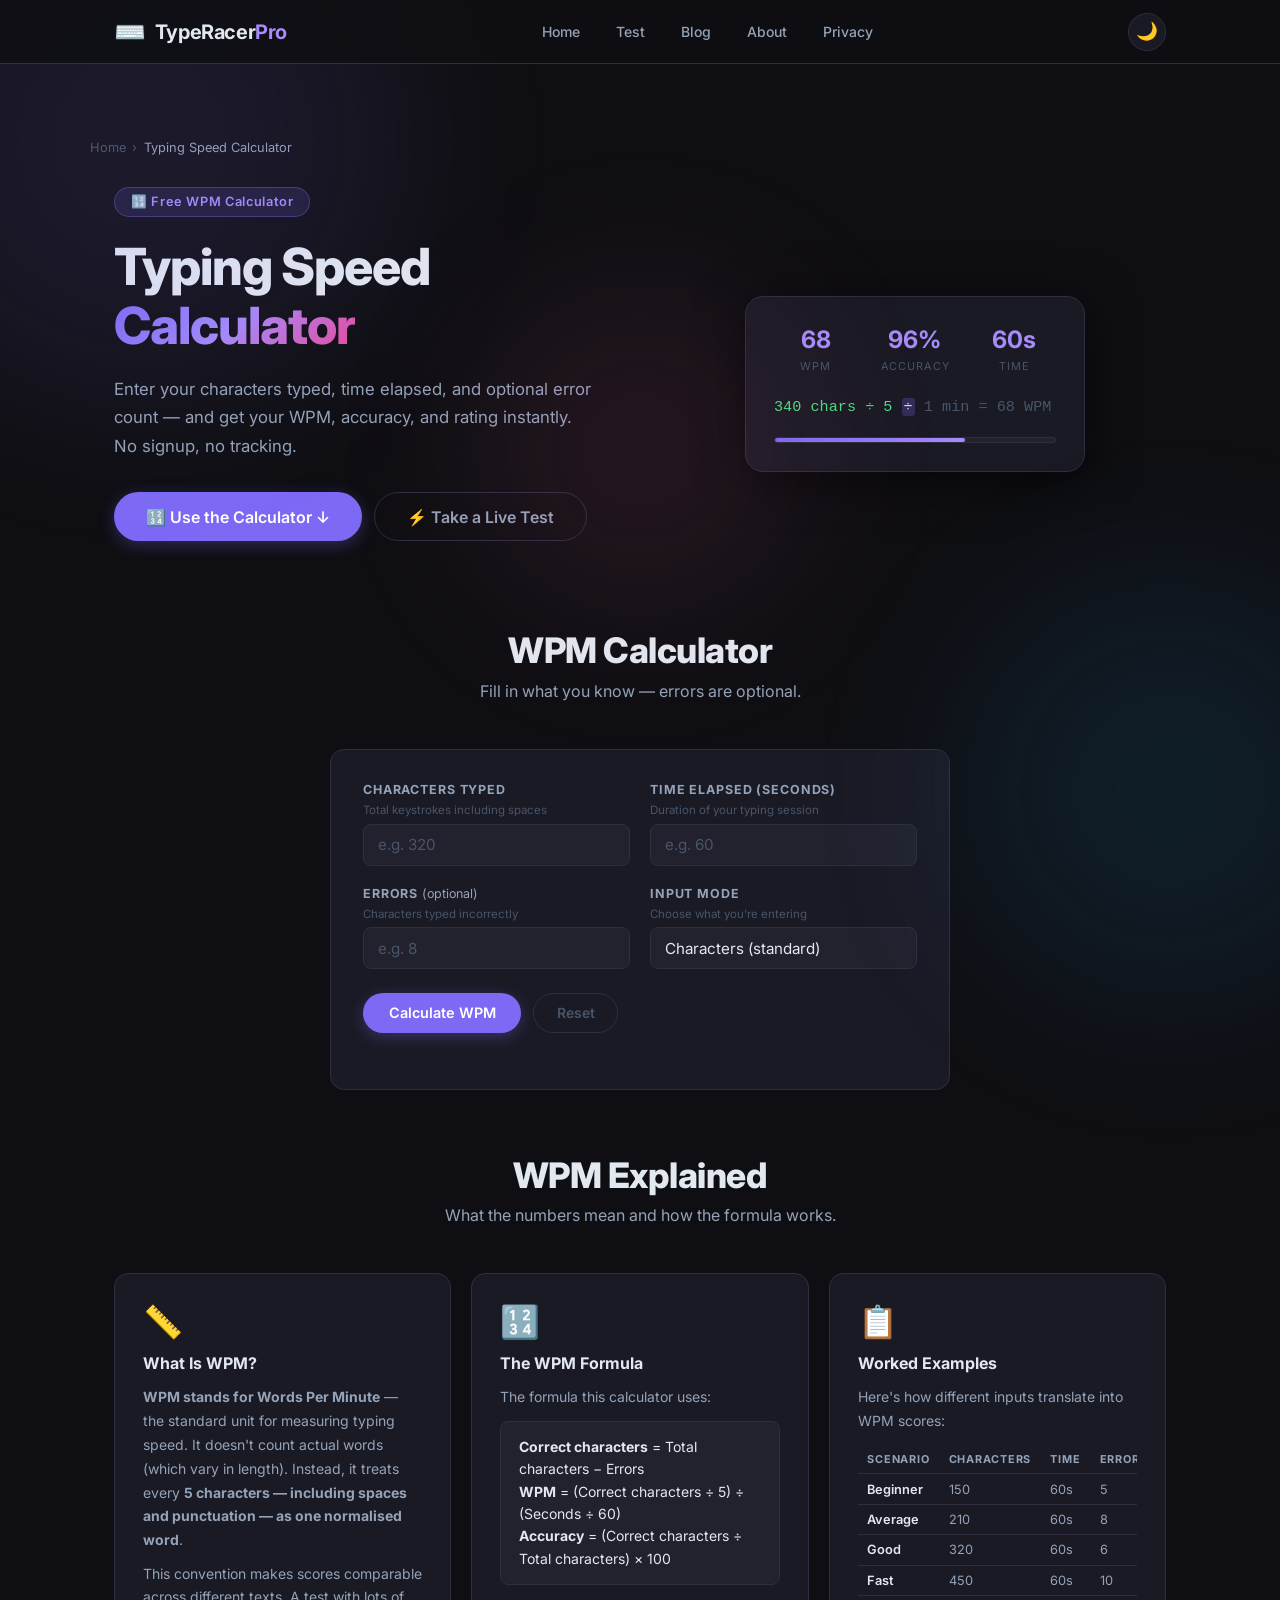
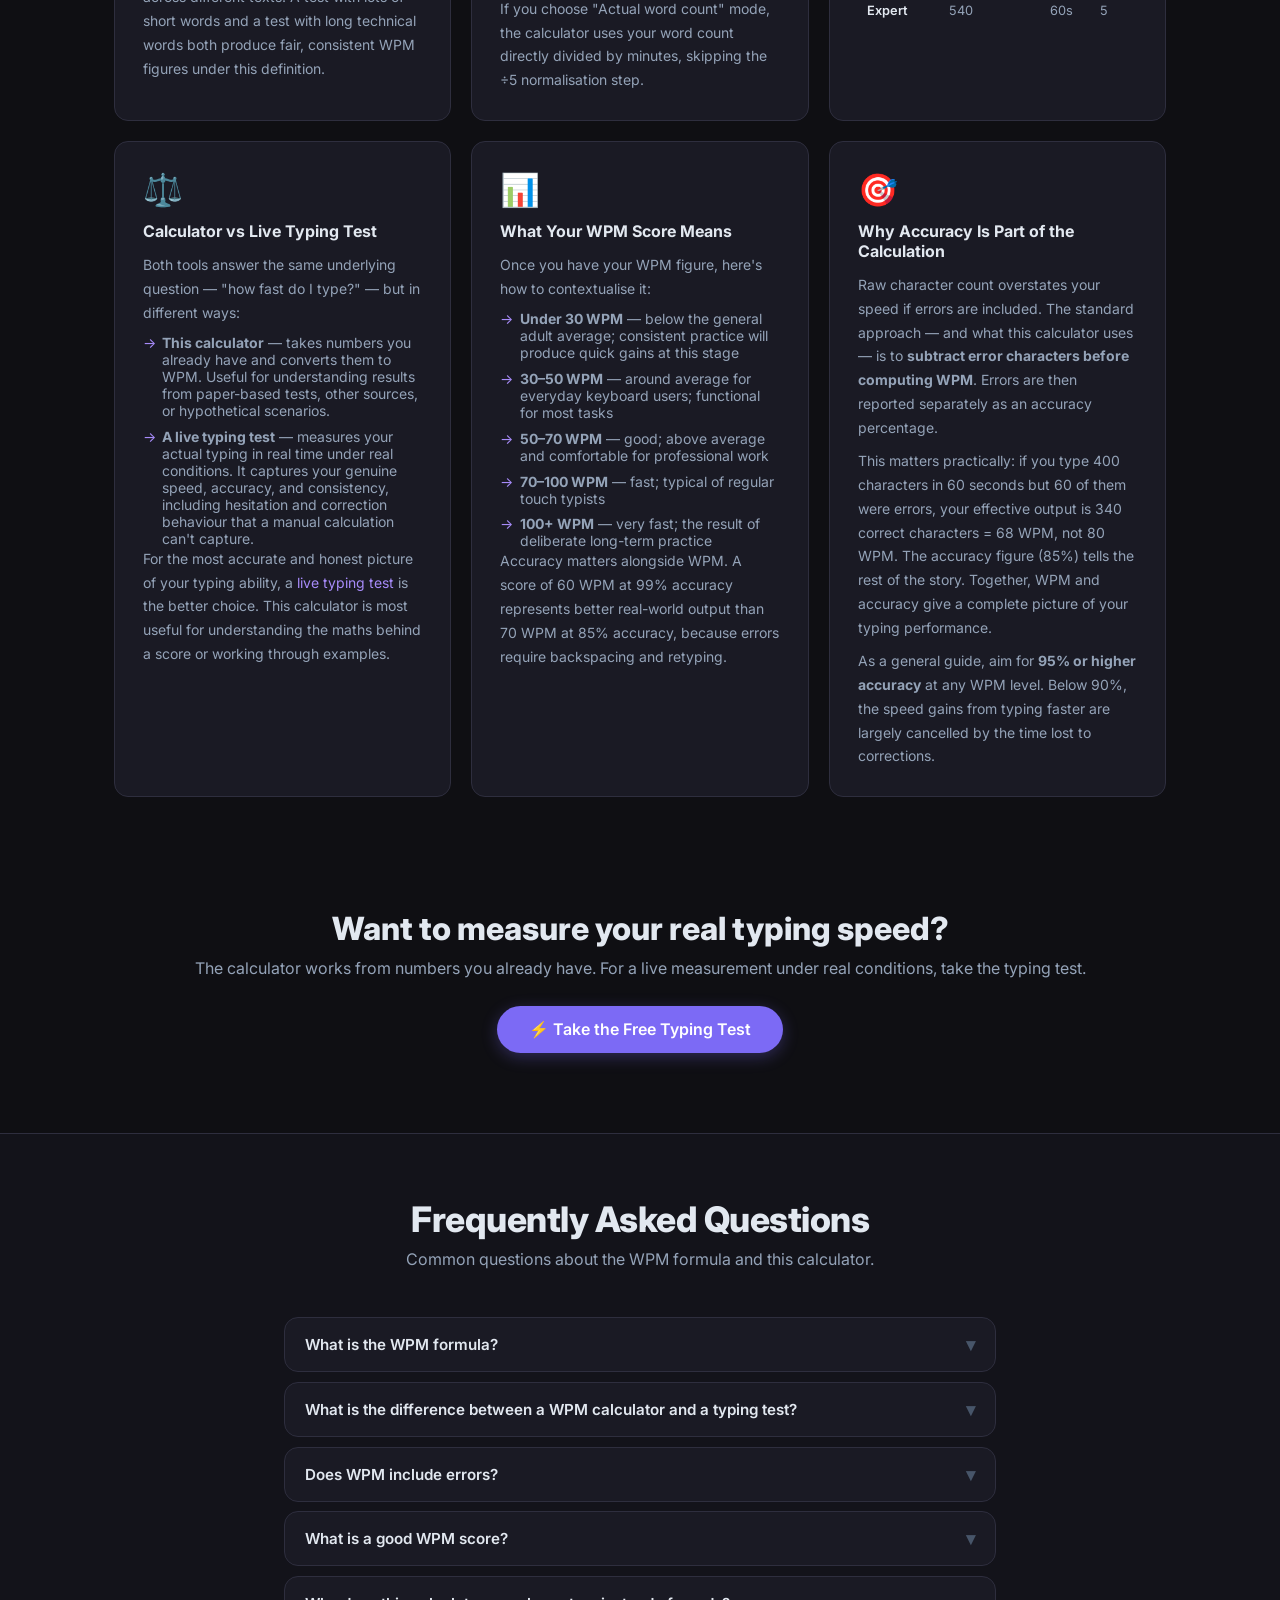
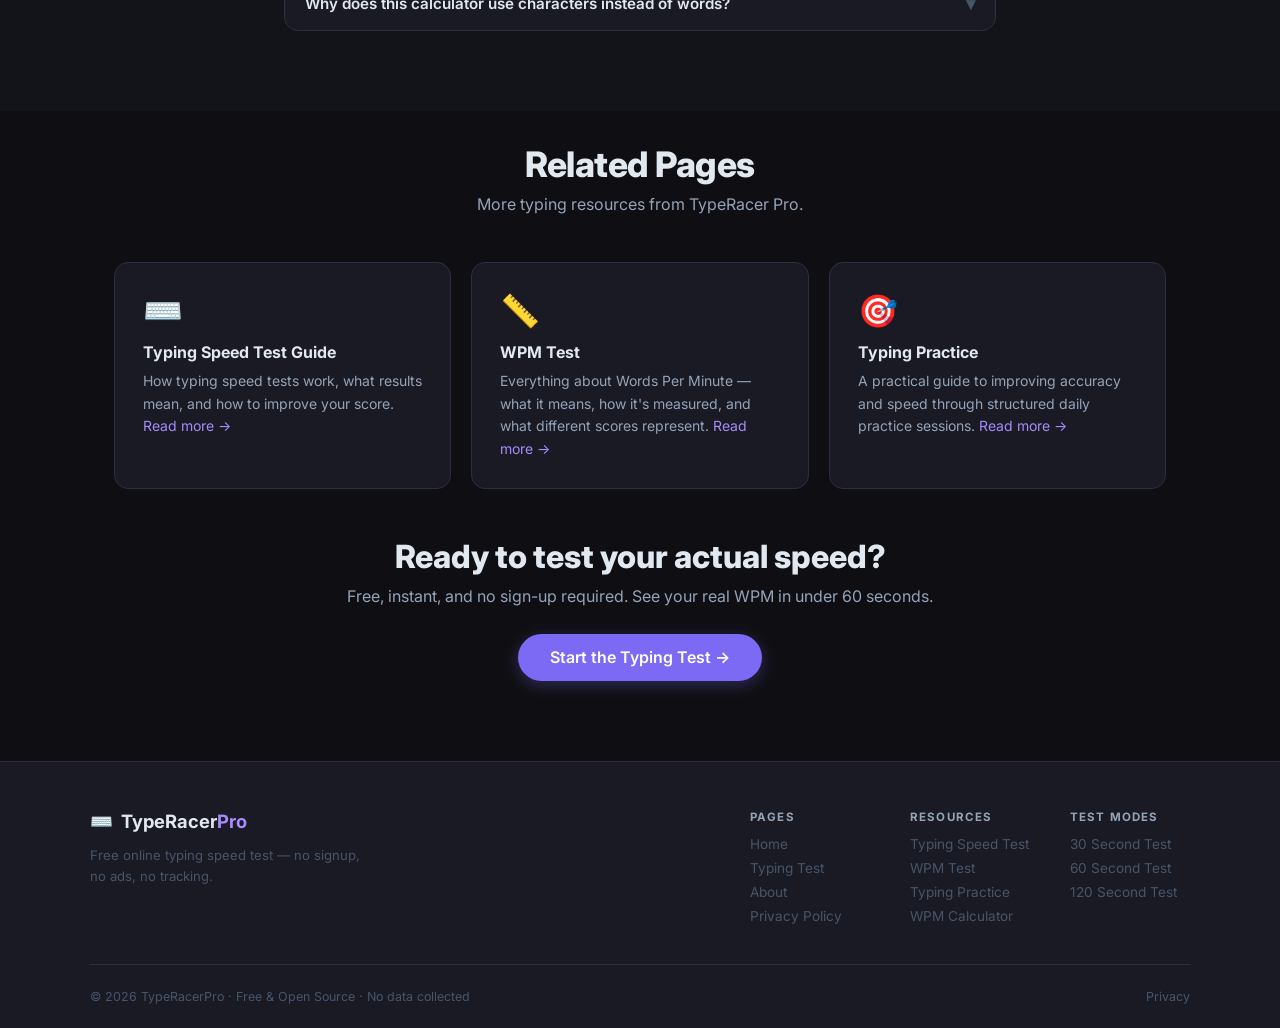
<file: typing-speed-calculator/index.html>
<!DOCTYPE html>
<html lang="en" data-theme="dark">
<head>
  <meta charset="UTF-8" />
  <meta name="viewport" content="width=device-width, initial-scale=1.0" />

  <!-- ═══ PRIMARY SEO ═══ -->
  <title>Typing Speed Calculator – Calculate Your WPM | TypeRacer Pro</title>
  <meta name="description" content="Use the free typing speed calculator to understand your WPM, words per minute and typing performance." />
  <meta name="author" content="TypeRacer Pro" />
  <meta name="robots" content="index, follow, max-snippet:-1, max-image-preview:large, max-video-preview:-1" />
  <link rel="canonical" href="https://typeracer-pro-web.vercel.app/typing-speed-calculator/" />

  <!-- ═══ OPEN GRAPH ═══ -->
  <meta property="og:type"        content="website" />
  <meta property="og:url"         content="https://typeracer-pro-web.vercel.app/typing-speed-calculator/" />
  <meta property="og:title"       content="Typing Speed Calculator – Calculate Your WPM | TypeRacer Pro" />
  <meta property="og:description" content="Use the free typing speed calculator to understand your WPM, words per minute and typing performance." />
  <meta property="og:site_name"   content="TypeRacer Pro" />
  <meta property="og:locale"      content="en_US" />

  <!-- ═══ TWITTER CARD ═══ -->
  <meta name="twitter:card"        content="summary_large_image" />
  <meta name="twitter:url"         content="https://typeracer-pro-web.vercel.app/typing-speed-calculator/" />
  <meta name="twitter:title"       content="Typing Speed Calculator – TypeRacer Pro" />
  <meta name="twitter:description" content="Calculate your WPM from characters typed, time elapsed and error count. Free, instant, no signup." />

  <!-- ═══ THEME & APP META ═══ -->
  <meta name="theme-color" content="#7c6af5" />
  <link rel="icon" type="image/svg+xml" href="data:image/svg+xml,<svg xmlns='http://www.w3.org/2000/svg' viewBox='0 0 100 100'><text y='.9em' font-size='90'>⌨️</text></svg>" />

  <!-- ═══ SCHEMA.ORG – BreadcrumbList ═══ -->
  <script type="application/ld+json">
  {
    "@context": "https://schema.org",
    "@type": "BreadcrumbList",
    "itemListElement": [
      {
        "@type": "ListItem",
        "position": 1,
        "name": "Home",
        "item": "https://typeracer-pro-web.vercel.app/"
      },
      {
        "@type": "ListItem",
        "position": 2,
        "name": "Typing Speed Calculator",
        "item": "https://typeracer-pro-web.vercel.app/typing-speed-calculator/"
      }
    ]
  }
  </script>

  <!-- ═══ SCHEMA.ORG – FAQPage ═══ -->
  <script type="application/ld+json">
  {
    "@context": "https://schema.org",
    "@type": "FAQPage",
    "mainEntity": [
      {
        "@type": "Question",
        "name": "What is the WPM formula?",
        "acceptedAnswer": {
          "@type": "Answer",
          "text": "WPM = (Total characters typed ÷ 5) ÷ minutes elapsed. Every 5 characters — including spaces — counts as one normalised word. Only correctly typed characters are counted; errors are tracked separately as accuracy."
        }
      },
      {
        "@type": "Question",
        "name": "What is the difference between a WPM calculator and a typing test?",
        "acceptedAnswer": {
          "@type": "Answer",
          "text": "A WPM calculator lets you input numbers you already have — characters typed, time, and errors — and converts them into a WPM and accuracy figure. A typing test like TypeRacer Pro measures those numbers live while you type, giving you a real-time score under actual conditions."
        }
      },
      {
        "@type": "Question",
        "name": "Does WPM include errors?",
        "acceptedAnswer": {
          "@type": "Answer",
          "text": "In the standard definition, WPM is calculated from correctly typed characters only. Errors are factored into accuracy separately. This calculator deducts error characters from the total before computing WPM, matching how most typing tests work."
        }
      },
      {
        "@type": "Question",
        "name": "What is a good WPM score?",
        "acceptedAnswer": {
          "@type": "Answer",
          "text": "The average adult types around 40 WPM. A score of 50–70 WPM is considered good for most professional tasks. Regular touch typists typically reach 70–100 WPM with consistent practice."
        }
      },
      {
        "@type": "Question",
        "name": "Why does this calculator use characters instead of words?",
        "acceptedAnswer": {
          "@type": "Answer",
          "text": "Word lengths vary widely, so counting actual words would make scores inconsistent across different texts. The industry standard treats every 5 characters as one word, ensuring comparable results regardless of what was typed."
        }
      }
    ]
  }
  </script>

  <!-- ═══ PERFORMANCE ═══ -->
  <link rel="dns-prefetch" href="https://fonts.googleapis.com" />
  <link rel="dns-prefetch" href="https://fonts.gstatic.com" />
  <link rel="preconnect" href="https://fonts.googleapis.com" />
  <link rel="preconnect" href="https://fonts.gstatic.com" crossorigin />
  <link rel="stylesheet" href="../style.css" />
  <link rel="stylesheet" href="https://fonts.googleapis.com/css2?family=Inter:wght@300;400;500;600;700;800&display=swap" />

  <style>
    /* ── Calculator widget styles (scoped to this page only) ── */
    .calc-widget {
      background: var(--surface);
      border: 1px solid var(--border);
      border-radius: var(--radius);
      padding: 2rem;
      max-width: 620px;
      margin: 0 auto 2rem;
    }
    .calc-grid {
      display: grid;
      grid-template-columns: 1fr 1fr;
      gap: 1.25rem;
      margin-bottom: 1.5rem;
    }
    @media (max-width: 520px) { .calc-grid { grid-template-columns: 1fr; } }

    .calc-field { display: flex; flex-direction: column; gap: 0.4rem; }
    .calc-label {
      font-size: 0.78rem; font-weight: 700;
      color: var(--text-secondary); text-transform: uppercase;
      letter-spacing: 0.07em;
    }
    .calc-hint { font-size: 0.72rem; color: var(--text-muted); }
    .calc-input {
      width: 100%; padding: 0.65rem 0.9rem;
      background: var(--surface2); border: 1px solid var(--border);
      border-radius: var(--radius-sm);
      color: var(--text-primary);
      font-family: 'Inter', sans-serif; font-size: 0.95rem;
      transition: border-color var(--transition), box-shadow var(--transition);
      appearance: none; -webkit-appearance: none;
    }
    .calc-input:focus {
      outline: none;
      border-color: var(--accent);
      box-shadow: 0 0 0 3px var(--accent-glow);
    }
    .calc-input::placeholder { color: var(--text-muted); }
    /* Remove browser number spinners */
    .calc-input::-webkit-outer-spin-button,
    .calc-input::-webkit-inner-spin-button { -webkit-appearance: none; margin: 0; }
    .calc-input[type=number] { -moz-appearance: textfield; }

    .calc-actions {
      display: flex; gap: 0.75rem; flex-wrap: wrap;
      margin-bottom: 1.5rem;
    }
    .calc-btn-reset {
      background: transparent; border: 1px solid var(--border);
      color: var(--text-muted); border-radius: 50px;
      padding: 0.65rem 1.4rem; font-family: 'Inter', sans-serif;
      font-size: 0.875rem; font-weight: 600; cursor: pointer;
      transition: all var(--transition);
    }
    .calc-btn-reset:hover { border-color: var(--accent); color: var(--text-primary); }

    /* Results panel */
    .calc-results {
      border-top: 1px solid var(--border);
      padding-top: 1.5rem;
      display: none; /* shown by JS after calculation */
    }
    .calc-results.visible { display: block; }
    .calc-results-grid {
      display: grid; grid-template-columns: repeat(3, 1fr);
      gap: 1rem; margin-bottom: 1rem;
    }
    @media (max-width: 420px) { .calc-results-grid { grid-template-columns: 1fr 1fr; } }
    .calc-result-card {
      background: var(--surface2); border: 1px solid var(--border);
      border-radius: var(--radius-sm); padding: 1rem;
      text-align: center;
      transition: border-color var(--transition);
    }
    .calc-result-card.highlight { border-color: var(--accent); }
    .calc-result-val {
      display: block; font-size: 1.8rem; font-weight: 800;
      color: var(--accent2); line-height: 1.1; margin-bottom: 0.25rem;
    }
    .calc-result-card.highlight .calc-result-val { color: var(--accent2); }
    .calc-result-lbl {
      font-size: 0.72rem; color: var(--text-muted);
      text-transform: uppercase; letter-spacing: 0.07em;
    }
    .calc-rating {
      display: flex; align-items: center; gap: 0.75rem;
      background: rgba(124,106,245,0.1); border: 1px solid rgba(124,106,245,0.3);
      border-radius: var(--radius-sm); padding: 0.75rem 1rem;
      font-size: 0.875rem;
    }
    .calc-rating-badge {
      font-weight: 700; color: var(--accent2); white-space: nowrap;
    }
    .calc-rating-msg { color: var(--text-secondary); }
    .calc-error-msg {
      color: var(--red); font-size: 0.875rem;
      background: rgba(248,113,113,0.1); border: 1px solid rgba(248,113,113,0.25);
      border-radius: var(--radius-sm); padding: 0.65rem 1rem;
      display: none;
    }
    .calc-error-msg.visible { display: block; }

    /* Formula callout */
    .formula-box {
      background: var(--surface2); border: 1px solid var(--border);
      border-radius: var(--radius-sm); padding: 0.85rem 1.1rem;
      font-size: 0.875rem; line-height: 1.6;
      margin: 0.75rem 0;
    }
    .formula-box strong { color: var(--text-primary); }

    /* Examples table */
    .examples-table-wrap {
      overflow-x: auto;
      -webkit-overflow-scrolling: touch;
      margin-top: 0.75rem;
      border-radius: var(--radius-sm);
    }
    .examples-table {
      width: 100%; border-collapse: collapse;
      font-size: 0.8rem; min-width: 320px;
    }
    .examples-table th {
      text-align: left; padding: 0.45rem 0.6rem;
      font-size: 0.68rem; font-weight: 700;
      color: var(--text-secondary); text-transform: uppercase;
      letter-spacing: 0.07em; border-bottom: 1px solid var(--border);
      white-space: nowrap;
    }
    .examples-table td {
      padding: 0.45rem 0.6rem; color: var(--text-secondary);
      border-bottom: 1px solid var(--border);
      white-space: nowrap;
    }
    .examples-table tr:last-child td { border-bottom: none; }
    .examples-table td:first-child { color: var(--text-primary); font-weight: 600; }
    .examples-table td strong { color: var(--accent2); }
  </style>
</head>
<body>

  <!-- Animated background blobs -->
  <div class="bg-blob blob1"></div>
  <div class="bg-blob blob2"></div>
  <div class="bg-blob blob3"></div>

  <!-- ══════════════════════════════
       NAVBAR
  ══════════════════════════════ -->
  <nav class="navbar" id="navbar">
    <div class="nav-inner">
      <a href="/" class="nav-logo" aria-label="TypeRacer Pro Home">
        <span class="logo-icon">⌨️</span>
        <span class="logo-text">TypeRacer<span class="logo-accent">Pro</span></span>
      </a>
      <ul class="nav-links" id="nav-links">
        <li><a class="nav-link" href="/">Home</a></li>
        <li><a class="nav-link" href="/#test">Test</a></li>
        <li><a class="nav-link" href="/blog/">Blog</a></li>
        <li><a class="nav-link" href="/#about">About</a></li>
        <li><a class="nav-link" href="/#privacy">Privacy</a></li>
      </ul>
      <div class="nav-controls">
        <button class="theme-toggle" id="theme-toggle" aria-label="Toggle theme">
          <span class="theme-icon" id="theme-icon">🌙</span>
        </button>
        <button class="hamburger" id="hamburger" aria-label="Toggle menu">
          <span></span><span></span><span></span>
        </button>
      </div>
    </div>
    <div class="mobile-menu" id="mobile-menu">
      <a class="mobile-link" href="/">Home</a>
      <a class="mobile-link" href="/#test">Test</a>
      <a class="mobile-link" href="/blog/">Blog</a>
      <a class="mobile-link" href="/#about">About</a>
      <a class="mobile-link" href="/#privacy">Privacy</a>
    </div>
  </nav>

  <!-- ══════════════════════════════
       MAIN CONTENT
  ══════════════════════════════ -->
  <main style="padding-top: var(--nav-h);">

    <!-- ── BREADCRUMB ── -->
    <nav class="lp-breadcrumb" aria-label="Breadcrumb">
      <div class="lp-breadcrumb-inner">
        <ol>
          <li><a href="/">Home</a></li>
          <li aria-hidden="true">›</li>
          <li aria-current="page">Typing Speed Calculator</li>
        </ol>
      </div>
    </nav>

    <!-- ── HERO ── -->
    <section class="lp-hero">
      <div class="lp-hero-inner">
        <div class="hero-badge">🔢 Free WPM Calculator</div>
        <h1 class="hero-title">
          Typing Speed<br/>
          <span class="gradient-text">Calculator</span>
        </h1>
        <p class="hero-subtitle">
          Enter your characters typed, time elapsed, and optional error count —
          and get your WPM, accuracy, and rating instantly.
          No signup, no tracking.
        </p>
        <div class="hero-actions">
          <a href="#calculator" class="btn btn-primary btn-lg">
            🔢 Use the Calculator ↓
          </a>
          <a href="https://typeracer-pro-web.vercel.app/#test" class="btn btn-outline btn-lg">
            ⚡ Take a Live Test
          </a>
        </div>
      </div>
      <div class="hero-visual">
        <div class="mock-card">
          <div class="mock-stats">
            <div class="mock-stat"><span class="mock-val">68</span><span class="mock-lbl">WPM</span></div>
            <div class="mock-stat"><span class="mock-val">96%</span><span class="mock-lbl">Accuracy</span></div>
            <div class="mock-stat"><span class="mock-val">60s</span><span class="mock-lbl">Time</span></div>
          </div>
          <div class="mock-text">
            <span class="m-correct">340 chars ÷ 5</span>
            <span class="m-current"> ÷</span><span class="m-pending"> 1 min = 68 WPM</span>
          </div>
          <div class="mock-bar"><div class="mock-fill" style="width:68%"></div></div>
        </div>
      </div>
    </section>

    <!-- ══════════════════════════════
         CALCULATOR WIDGET
    ══════════════════════════════ -->
    <section class="features-section" id="calculator" style="padding-top:0; padding-bottom:2rem;">
      <h2 class="section-title">WPM Calculator</h2>
      <p class="section-subtitle">Fill in what you know — errors are optional.</p>

      <div class="calc-widget" role="form" aria-label="WPM Calculator">

        <div class="calc-grid">

          <!-- Characters typed -->
          <div class="calc-field">
            <label class="calc-label" for="calc-chars">Characters Typed</label>
            <span class="calc-hint">Total keystrokes including spaces</span>
            <input
              class="calc-input" type="number" id="calc-chars"
              min="1" max="99999" placeholder="e.g. 320"
              aria-describedby="calc-chars-hint"
            />
          </div>

          <!-- Time -->
          <div class="calc-field">
            <label class="calc-label" for="calc-seconds">Time Elapsed (seconds)</label>
            <span class="calc-hint">Duration of your typing session</span>
            <input
              class="calc-input" type="number" id="calc-seconds"
              min="1" max="7200" placeholder="e.g. 60"
              aria-describedby="calc-seconds-hint"
            />
          </div>

          <!-- Errors -->
          <div class="calc-field">
            <label class="calc-label" for="calc-errors">Errors <span style="font-weight:400;text-transform:none;letter-spacing:0;">(optional)</span></label>
            <span class="calc-hint">Characters typed incorrectly</span>
            <input
              class="calc-input" type="number" id="calc-errors"
              min="0" max="99999" placeholder="e.g. 8"
              aria-describedby="calc-errors-hint"
            />
          </div>

          <!-- Mode selector -->
          <div class="calc-field">
            <label class="calc-label" for="calc-mode">Input Mode</label>
            <span class="calc-hint">Choose what you're entering</span>
            <select class="calc-input" id="calc-mode" aria-label="Input mode">
              <option value="chars">Characters (standard)</option>
              <option value="words">Actual word count</option>
            </select>
          </div>

        </div>

        <!-- Error message -->
        <div class="calc-error-msg" id="calc-error" role="alert" aria-live="polite"></div>

        <!-- Actions -->
        <div class="calc-actions">
          <button class="btn btn-primary" id="calc-btn">Calculate WPM</button>
          <button class="calc-btn-reset" id="calc-reset">Reset</button>
        </div>

        <!-- Results -->
        <div class="calc-results" id="calc-results" aria-live="polite">
          <div class="calc-results-grid">
            <div class="calc-result-card highlight">
              <span class="calc-result-val" id="res-wpm">—</span>
              <span class="calc-result-lbl">WPM</span>
            </div>
            <div class="calc-result-card">
              <span class="calc-result-val" id="res-accuracy">—</span>
              <span class="calc-result-lbl">Accuracy</span>
            </div>
            <div class="calc-result-card">
              <span class="calc-result-val" id="res-cpm">—</span>
              <span class="calc-result-lbl">CPM</span>
            </div>
          </div>
          <div class="calc-rating" id="calc-rating-row">
            <span class="calc-rating-badge" id="res-rating">—</span>
            <span class="calc-rating-msg" id="res-msg">—</span>
          </div>
        </div>
      </div>
    </section>

    <!-- ── CONTENT GUIDE ── -->
    <section class="features-section" style="padding-top:0;" id="wpm-explained">
      <h2 class="section-title">WPM Explained</h2>
      <p class="section-subtitle">What the numbers mean and how the formula works.</p>

      <div class="seo-guide-grid">

        <!-- What WPM means -->
        <article class="feature-card seo-card" aria-labelledby="calc-what">
          <div class="feature-icon">📏</div>
          <h2 id="calc-what">What Is WPM?</h2>
          <p><strong>WPM stands for Words Per Minute</strong> — the standard unit for measuring typing speed. It doesn't count actual words (which vary in length). Instead, it treats every <strong>5 characters — including spaces and punctuation — as one normalised word</strong>.</p>
          <p>This convention makes scores comparable across different texts. A test with lots of short words and a test with long technical words both produce fair, consistent WPM figures under this definition.</p>
        </article>

        <!-- How WPM is calculated -->
        <article class="feature-card seo-card" aria-labelledby="calc-formula">
          <div class="feature-icon">🔢</div>
          <h2 id="calc-formula">The WPM Formula</h2>
          <p>The formula this calculator uses:</p>
          <div class="formula-box">
            <strong>Correct characters</strong> = Total characters − Errors<br/>
            <strong>WPM</strong> = (Correct characters ÷ 5) ÷ (Seconds ÷ 60)<br/>
            <strong>Accuracy</strong> = (Correct characters ÷ Total characters) × 100
          </div>
          <p>If you choose "Actual word count" mode, the calculator uses your word count directly divided by minutes, skipping the ÷5 normalisation step.</p>
        </article>

        <!-- Worked examples -->
        <article class="feature-card seo-card" aria-labelledby="calc-examples">
          <div class="feature-icon">📋</div>
          <h2 id="calc-examples">Worked Examples</h2>
          <p>Here's how different inputs translate into WPM scores:</p>
          <div class="examples-table-wrap">
          <table class="examples-table" aria-label="WPM calculation examples">
            <thead>
              <tr>
                <th>Scenario</th>
                <th>Characters</th>
                <th>Time</th>
                <th>Errors</th>
                <th>WPM</th>
              </tr>
            </thead>
            <tbody>
              <tr>
                <td>Beginner</td>
                <td>150</td>
                <td>60s</td>
                <td>5</td>
                <td><strong>29</strong></td>
              </tr>
              <tr>
                <td>Average</td>
                <td>210</td>
                <td>60s</td>
                <td>8</td>
                <td><strong>40</strong></td>
              </tr>
              <tr>
                <td>Good</td>
                <td>320</td>
                <td>60s</td>
                <td>6</td>
                <td><strong>62</strong></td>
              </tr>
              <tr>
                <td>Fast</td>
                <td>450</td>
                <td>60s</td>
                <td>10</td>
                <td><strong>88</strong></td>
              </tr>
              <tr>
                <td>Expert</td>
                <td>540</td>
                <td>60s</td>
                <td>5</td>
                <td><strong>107</strong></td>
              </tr>
            </tbody>
          </table>
          </div>
        </article>

        <!-- Calculator vs live test -->
        <article class="feature-card seo-card" aria-labelledby="calc-vs-test">
          <div class="feature-icon">⚖️</div>
          <h2 id="calc-vs-test">Calculator vs Live Typing Test</h2>
          <p>Both tools answer the same underlying question — "how fast do I type?" — but in different ways:</p>
          <ul class="tips-list">
            <li><strong>This calculator</strong> — takes numbers you already have and converts them to WPM. Useful for understanding results from paper-based tests, other sources, or hypothetical scenarios.</li>
            <li><strong>A live typing test</strong> — measures your actual typing in real time under real conditions. It captures your genuine speed, accuracy, and consistency, including hesitation and correction behaviour that a manual calculation can't capture.</li>
          </ul>
          <p>For the most accurate and honest picture of your typing ability, a <a href="https://typeracer-pro-web.vercel.app/#test" style="color:var(--accent2);text-decoration:none;">live typing test</a> is the better choice. This calculator is most useful for understanding the maths behind a score or working through examples.</p>
        </article>

        <!-- WPM ranges -->
        <article class="feature-card seo-card" aria-labelledby="calc-ranges">
          <div class="feature-icon">📊</div>
          <h2 id="calc-ranges">What Your WPM Score Means</h2>
          <p>Once you have your WPM figure, here's how to contextualise it:</p>
          <ul class="tips-list">
            <li><strong>Under 30 WPM</strong> — below the general adult average; consistent practice will produce quick gains at this stage</li>
            <li><strong>30–50 WPM</strong> — around average for everyday keyboard users; functional for most tasks</li>
            <li><strong>50–70 WPM</strong> — good; above average and comfortable for professional work</li>
            <li><strong>70–100 WPM</strong> — fast; typical of regular touch typists</li>
            <li><strong>100+ WPM</strong> — very fast; the result of deliberate long-term practice</li>
          </ul>
          <p>Accuracy matters alongside WPM. A score of 60 WPM at 99% accuracy represents better real-world output than 70 WPM at 85% accuracy, because errors require backspacing and retyping.</p>
        </article>

        <!-- Accuracy -->
        <article class="feature-card seo-card" aria-labelledby="calc-accuracy">
          <div class="feature-icon">🎯</div>
          <h2 id="calc-accuracy">Why Accuracy Is Part of the Calculation</h2>
          <p>Raw character count overstates your speed if errors are included. The standard approach — and what this calculator uses — is to <strong>subtract error characters before computing WPM</strong>. Errors are then reported separately as an accuracy percentage.</p>
          <p>This matters practically: if you type 400 characters in 60 seconds but 60 of them were errors, your effective output is 340 correct characters = 68 WPM, not 80 WPM. The accuracy figure (85%) tells the rest of the story. Together, WPM and accuracy give a complete picture of your typing performance.</p>
          <p>As a general guide, aim for <strong>95% or higher accuracy</strong> at any WPM level. Below 90%, the speed gains from typing faster are largely cancelled by the time lost to corrections.</p>
        </article>

      </div>
    </section>

    <!-- ── CTA ── -->
    <section class="cta-section">
      <h2>Want to measure your real typing speed?</h2>
      <p>The calculator works from numbers you already have. For a live measurement under real conditions, take the typing test.</p>
      <a href="https://typeracer-pro-web.vercel.app/#test" class="btn btn-primary btn-lg">
        ⚡ Take the Free Typing Test
      </a>
    </section>

    <!-- ── FAQ ── -->
    <section class="faq-section" id="faq" aria-labelledby="faq-heading">
      <div class="faq-inner">
        <h2 class="section-title" id="faq-heading">Frequently Asked Questions</h2>
        <p class="section-subtitle">Common questions about the WPM formula and this calculator.</p>
        <div class="faq-list">

          <div class="faq-item">
            <button class="faq-q" aria-expanded="false">
              <span>What is the WPM formula?</span>
              <span class="faq-arrow">▾</span>
            </button>
            <div class="faq-a" hidden>
              <p><strong>WPM = (Correct characters ÷ 5) ÷ minutes elapsed.</strong> Every 5 characters counts as one normalised word. Errors are subtracted from the character count before calculating, and tracked separately as accuracy.</p>
            </div>
          </div>

          <div class="faq-item">
            <button class="faq-q" aria-expanded="false">
              <span>What is the difference between a WPM calculator and a typing test?</span>
              <span class="faq-arrow">▾</span>
            </button>
            <div class="faq-a" hidden>
              <p>A <strong>WPM calculator</strong> converts numbers you already have into a WPM score. A <strong>live typing test</strong> measures your actual typing in real time, capturing genuine speed, accuracy, and consistency. For the most accurate result, use a <a href="https://typeracer-pro-web.vercel.app/#test" style="color:var(--accent2);text-decoration:none;">live test</a>.</p>
            </div>
          </div>

          <div class="faq-item">
            <button class="faq-q" aria-expanded="false">
              <span>Does WPM include errors?</span>
              <span class="faq-arrow">▾</span>
            </button>
            <div class="faq-a" hidden>
              <p>No. The standard WPM definition uses <strong>correctly typed characters only</strong>. This calculator deducts your error count from total characters before computing WPM. Errors are shown separately as your accuracy percentage.</p>
            </div>
          </div>

          <div class="faq-item">
            <button class="faq-q" aria-expanded="false">
              <span>What is a good WPM score?</span>
              <span class="faq-arrow">▾</span>
            </button>
            <div class="faq-a" hidden>
              <p>The average adult types around <strong>40 WPM</strong>. A score of 50–70 WPM is considered good for professional tasks. Regular touch typists typically reach 70–100 WPM. See the <a href="/typing-speed-test/" style="color:var(--accent2);text-decoration:none;">typing speed test guide</a> for a full breakdown.</p>
            </div>
          </div>

          <div class="faq-item">
            <button class="faq-q" aria-expanded="false">
              <span>Why does this calculator use characters instead of words?</span>
              <span class="faq-arrow">▾</span>
            </button>
            <div class="faq-a" hidden>
              <p>Word lengths vary, making raw word counts inconsistent across different texts. The <strong>5-character convention</strong> normalises for word length, ensuring scores are comparable regardless of what was typed. You can also switch to "Actual word count" mode if you prefer to enter words directly.</p>
            </div>
          </div>

        </div>
      </div>
    </section>

    <!-- ── INTERNAL LINKS ── -->
    <section class="features-section" style="padding-bottom:3rem;padding-top:2rem;">
      <h2 class="section-title">Related Pages</h2>
      <p class="section-subtitle">More typing resources from TypeRacer Pro.</p>
      <div class="features-grid">
        <div class="feature-card">
          <div class="feature-icon">⌨️</div>
          <h3><a href="/typing-speed-test/" style="color:inherit;text-decoration:none;">Typing Speed Test Guide</a></h3>
          <p>How typing speed tests work, what results mean, and how to improve your score. <a href="/typing-speed-test/" style="color:var(--accent2);text-decoration:none;">Read more →</a></p>
        </div>
        <div class="feature-card">
          <div class="feature-icon">📏</div>
          <h3><a href="/wpm-test/" style="color:inherit;text-decoration:none;">WPM Test</a></h3>
          <p>Everything about Words Per Minute — what it means, how it's measured, and what different scores represent. <a href="/wpm-test/" style="color:var(--accent2);text-decoration:none;">Read more →</a></p>
        </div>
        <div class="feature-card">
          <div class="feature-icon">🎯</div>
          <h3><a href="/typing-practice/" style="color:inherit;text-decoration:none;">Typing Practice</a></h3>
          <p>A practical guide to improving accuracy and speed through structured daily practice sessions. <a href="/typing-practice/" style="color:var(--accent2);text-decoration:none;">Read more →</a></p>
        </div>
      </div>
    </section>

    <!-- ── FINAL CTA ── -->
    <section class="cta-section" style="padding-top:0;">
      <h2>Ready to test your actual speed?</h2>
      <p>Free, instant, and no sign-up required. See your real WPM in under 60 seconds.</p>
      <a href="https://typeracer-pro-web.vercel.app/#test" class="btn btn-primary btn-lg">
        Start the Typing Test →
      </a>
    </section>

  </main>

  <!-- ══════════════════════════════
       FOOTER
  ══════════════════════════════ -->
  <footer class="footer" role="contentinfo">
    <div class="footer-inner">
      <div class="footer-top">
        <div class="footer-brand">
          <div class="footer-logo">
            <span aria-hidden="true">⌨️</span>
            <span>TypeRacer<span class="logo-accent">Pro</span></span>
          </div>
          <p class="footer-tagline">Free online typing speed test — no signup, no ads, no tracking.</p>
        </div>
        <nav class="footer-nav" aria-label="Footer navigation">
          <div class="footer-nav-col">
            <span class="footer-nav-heading">Pages</span>
            <a href="/">Home</a>
            <a href="/#test">Typing Test</a>
            <a href="/#about">About</a>
            <a href="/#privacy">Privacy Policy</a>
          </div>
          <div class="footer-nav-col">
            <span class="footer-nav-heading">Resources</span>
            <a href="/typing-speed-test/">Typing Speed Test</a>
            <a href="/wpm-test/">WPM Test</a>
            <a href="/typing-practice/">Typing Practice</a>
            <a href="/typing-speed-calculator/">WPM Calculator</a>
          </div>
          <div class="footer-nav-col">
            <span class="footer-nav-heading">Test Modes</span>
            <a href="/#test">30 Second Test</a>
            <a href="/#test">60 Second Test</a>
            <a href="/#test">120 Second Test</a>
          </div>
        </nav>
      </div>
      <div class="footer-bottom">
        <p class="footer-copy">© 2026 TypeRacerPro · Free &amp; Open Source · No data collected</p>
        <div class="footer-bottom-links">
          <a href="/#privacy">Privacy</a>
        </div>
      </div>
    </div>
  </footer>

  <!-- ══════════════════════════════
       INLINE SCRIPT
       — theme toggle
       — mobile menu
       — FAQ accordion
       — WPM calculator logic (isolated to this page)
       script.js is NOT loaded here
  ══════════════════════════════ -->
  <script>
    // ── Theme ─────────────────────────────────
    const $html   = document.documentElement;
    const $toggle = document.getElementById('theme-toggle');
    const $icon   = document.getElementById('theme-icon');

    function setTheme(t) {
      $html.setAttribute('data-theme', t);
      $icon.textContent = t === 'dark' ? '🌙' : '☀️';
      localStorage.setItem('typeracer_theme', t);
    }
    setTheme(localStorage.getItem('typeracer_theme') || 'dark');
    $toggle.addEventListener('click', () =>
      setTheme($html.getAttribute('data-theme') === 'dark' ? 'light' : 'dark')
    );

    // ── Mobile Hamburger ──────────────────────
    const $hamburger  = document.getElementById('hamburger');
    const $mobileMenu = document.getElementById('mobile-menu');
    $hamburger.addEventListener('click', () => {
      const open = $mobileMenu.classList.toggle('open');
      $hamburger.classList.toggle('open', open);
    });
    document.addEventListener('click', (e) => {
      if (!$hamburger.contains(e.target) && !$mobileMenu.contains(e.target)) {
        $mobileMenu.classList.remove('open');
        $hamburger.classList.remove('open');
      }
    });

    // ── FAQ Accordion ─────────────────────────
    document.querySelectorAll('.faq-q').forEach(btn => {
      btn.addEventListener('click', () => {
        const item   = btn.closest('.faq-item');
        const isOpen = btn.getAttribute('aria-expanded') === 'true';
        document.querySelectorAll('.faq-item').forEach(i => {
          i.classList.remove('open');
          i.querySelector('.faq-q').setAttribute('aria-expanded', 'false');
          i.querySelector('.faq-a').hidden = true;
        });
        if (!isOpen) {
          item.classList.add('open');
          btn.setAttribute('aria-expanded', 'true');
          item.querySelector('.faq-a').hidden = false;
        }
      });
    });

    // ── WPM Calculator ────────────────────────
    //
    // Formula (characters mode):
    //   correctChars = totalChars - errors
    //   WPM          = (correctChars / 5) / (seconds / 60)
    //   accuracy     = (correctChars / totalChars) * 100
    //   CPM          = (correctChars / seconds) * 60
    //
    // Formula (words mode):
    //   correctWords = totalWords - (errors treated as whole words missed)
    //   WPM          = correctWords / (seconds / 60)
    //   accuracy     = (correctWords / totalWords) * 100
    //   CPM          = WPM * 5   (estimated)

    const calcBtn    = document.getElementById('calc-btn');
    const calcReset  = document.getElementById('calc-reset');
    const calcError  = document.getElementById('calc-error');
    const calcRes    = document.getElementById('calc-results');

    function getRating(wpm) {
      if (wpm >= 100) return { label: '⚡ Expert',        msg: 'Outstanding — top-tier typing speed.' };
      if (wpm >= 70)  return { label: '🚀 Professional',  msg: 'Faster than most office workers. Great work.' };
      if (wpm >= 50)  return { label: '🔥 Fast',          msg: 'Well above average. Strong foundation.' };
      if (wpm >= 35)  return { label: '✅ Good',          msg: 'Slightly above average. Keep practising.' };
      if (wpm >= 20)  return { label: '📈 Average',       msg: 'Room to grow — daily practice will help quickly.' };
      return              { label: '🌱 Beginner',      msg: 'Just getting started — every session counts.' };
    }

    function showError(msg) {
      calcError.textContent = msg;
      calcError.classList.add('visible');
      calcRes.classList.remove('visible');
    }
    function clearError() {
      calcError.textContent = '';
      calcError.classList.remove('visible');
    }

    calcBtn.addEventListener('click', () => {
      clearError();

      const mode    = document.getElementById('calc-mode').value;
      const rawMain = parseFloat(document.getElementById('calc-chars').value);
      const rawSecs = parseFloat(document.getElementById('calc-seconds').value);
      const rawErr  = parseFloat(document.getElementById('calc-errors').value) || 0;

      // Validation
      if (!rawMain || rawMain < 1) {
        showError('Please enter the number of ' + (mode === 'chars' ? 'characters' : 'words') + ' typed (minimum 1).');
        return;
      }
      if (!rawSecs || rawSecs < 1) {
        showError('Please enter the time elapsed in seconds (minimum 1).');
        return;
      }
      if (rawErr < 0) {
        showError('Error count cannot be negative.');
        return;
      }
      if (rawErr >= rawMain) {
        showError('Errors cannot be equal to or greater than total characters/words typed.');
        return;
      }

      const minutes    = rawSecs / 60;
      let wpm, accuracy, cpm;

      if (mode === 'chars') {
        const correct = rawMain - rawErr;
        wpm      = (correct / 5) / minutes;
        accuracy = (correct / rawMain) * 100;
        cpm      = correct / minutes;
      } else {
        // words mode
        const correctWords = rawMain - rawErr;
        wpm      = correctWords / minutes;
        accuracy = (correctWords / rawMain) * 100;
        cpm      = wpm * 5; // estimated CPM
      }

      // Guard against impossibly high results
      if (wpm > 300) {
        showError('Result exceeds 300 WPM — please check your inputs.');
        return;
      }

      const wpmRounded = Math.round(wpm);
      const cpmRounded = Math.round(cpm);
      const accRounded = Math.min(100, Math.round(accuracy * 10) / 10);

      document.getElementById('res-wpm').textContent      = wpmRounded;
      document.getElementById('res-accuracy').textContent = accRounded + '%';
      document.getElementById('res-cpm').textContent      = cpmRounded;

      const rating = getRating(wpmRounded);
      document.getElementById('res-rating').textContent = rating.label;
      document.getElementById('res-msg').textContent    = rating.msg;

      calcRes.classList.add('visible');
      // Scroll results into view smoothly
      calcRes.scrollIntoView({ behavior: 'smooth', block: 'nearest' });
    });

    // Allow Enter key to trigger calculation
    document.querySelectorAll('.calc-input').forEach(input => {
      input.addEventListener('keydown', (e) => {
        if (e.key === 'Enter') calcBtn.click();
      });
    });

    calcReset.addEventListener('click', () => {
      document.getElementById('calc-chars').value  = '';
      document.getElementById('calc-seconds').value = '';
      document.getElementById('calc-errors').value  = '';
      document.getElementById('calc-mode').value    = 'chars';
      calcRes.classList.remove('visible');
      clearError();
      document.getElementById('calc-chars').focus();
    });
  </script>
</body>
</html>
</file>
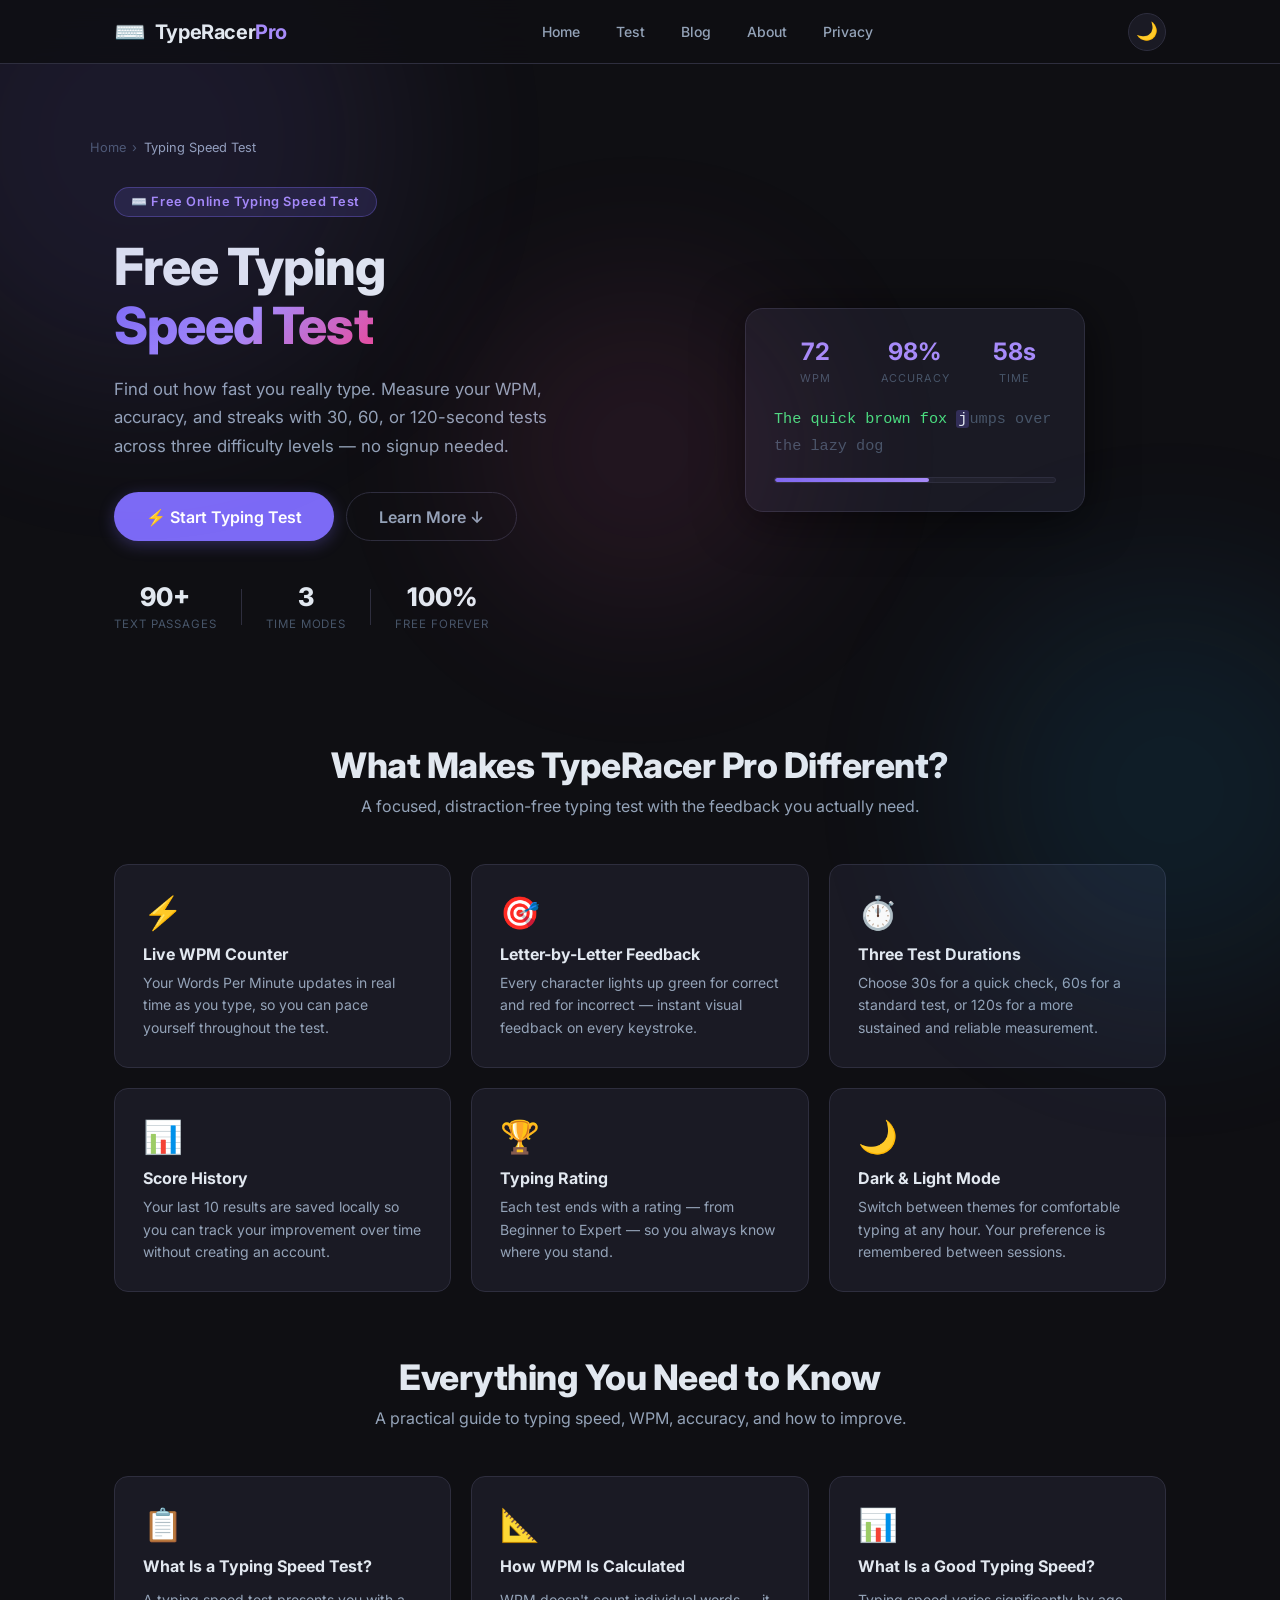
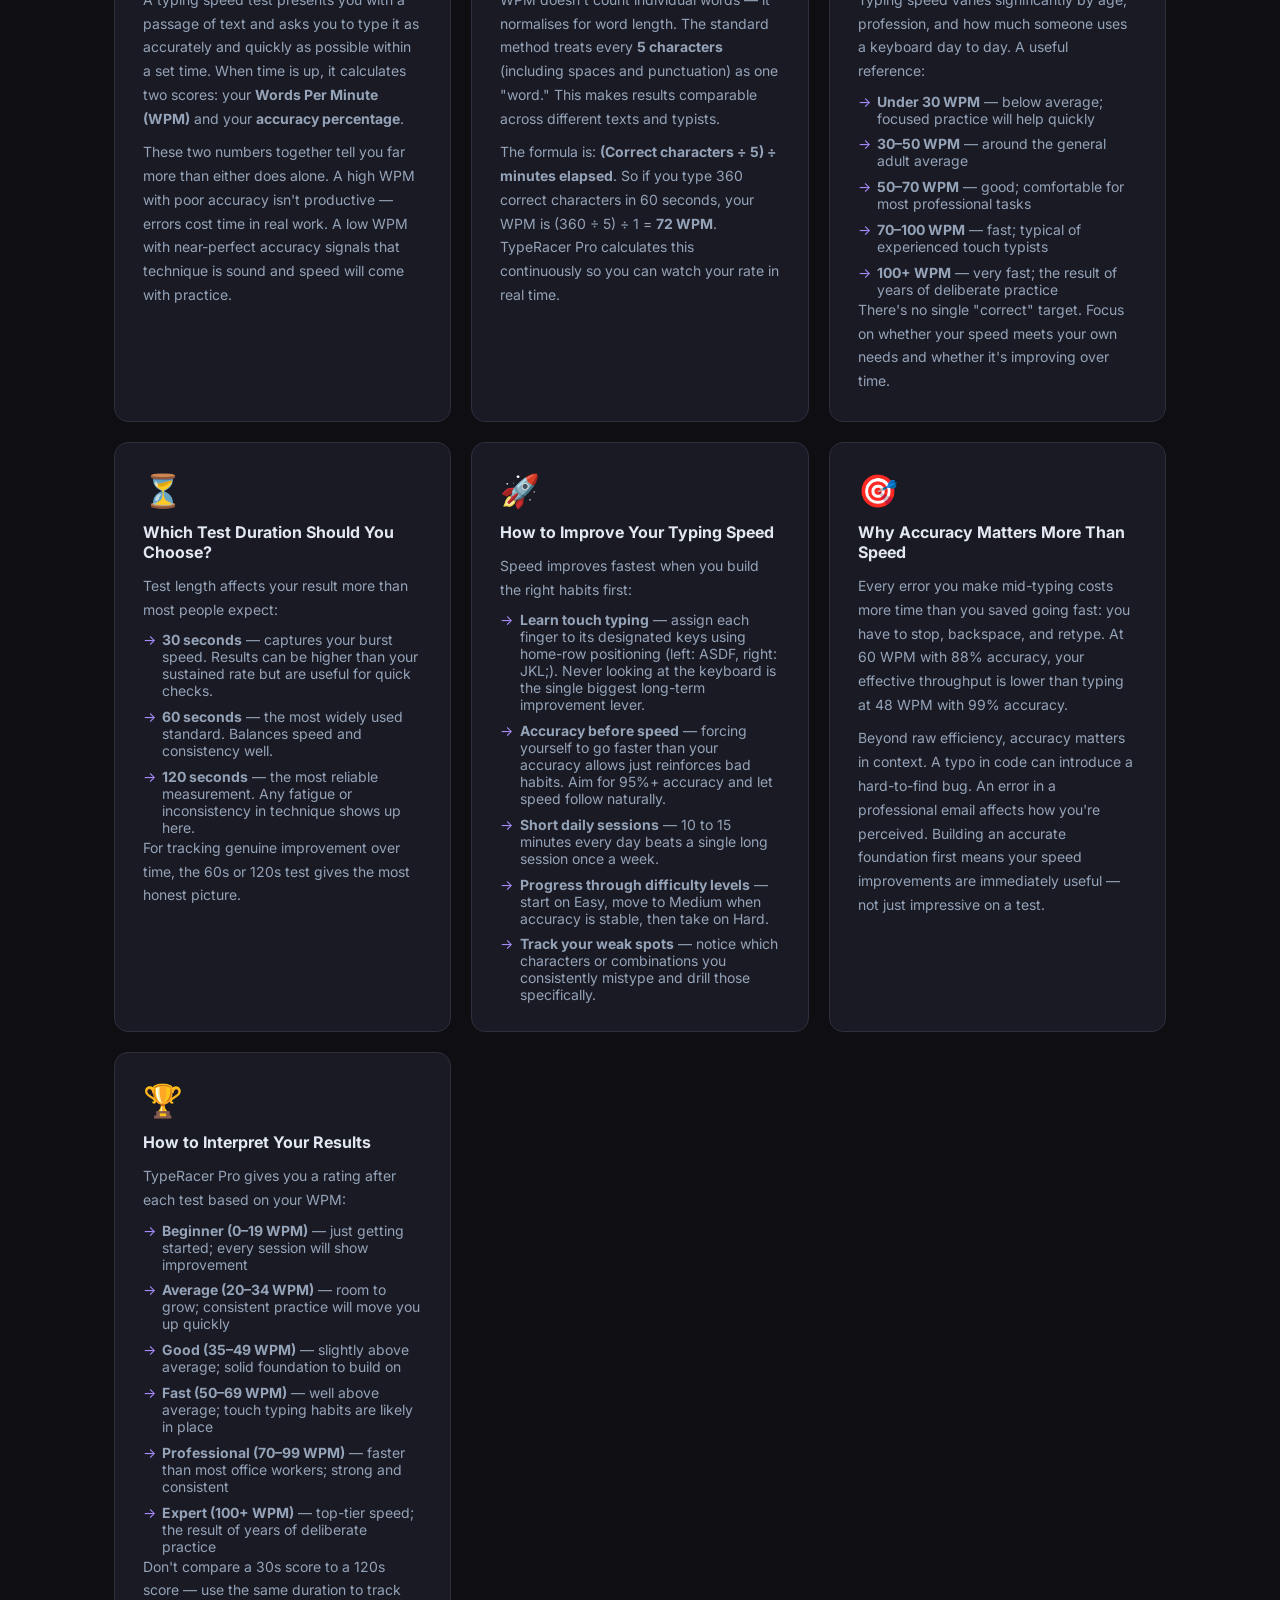
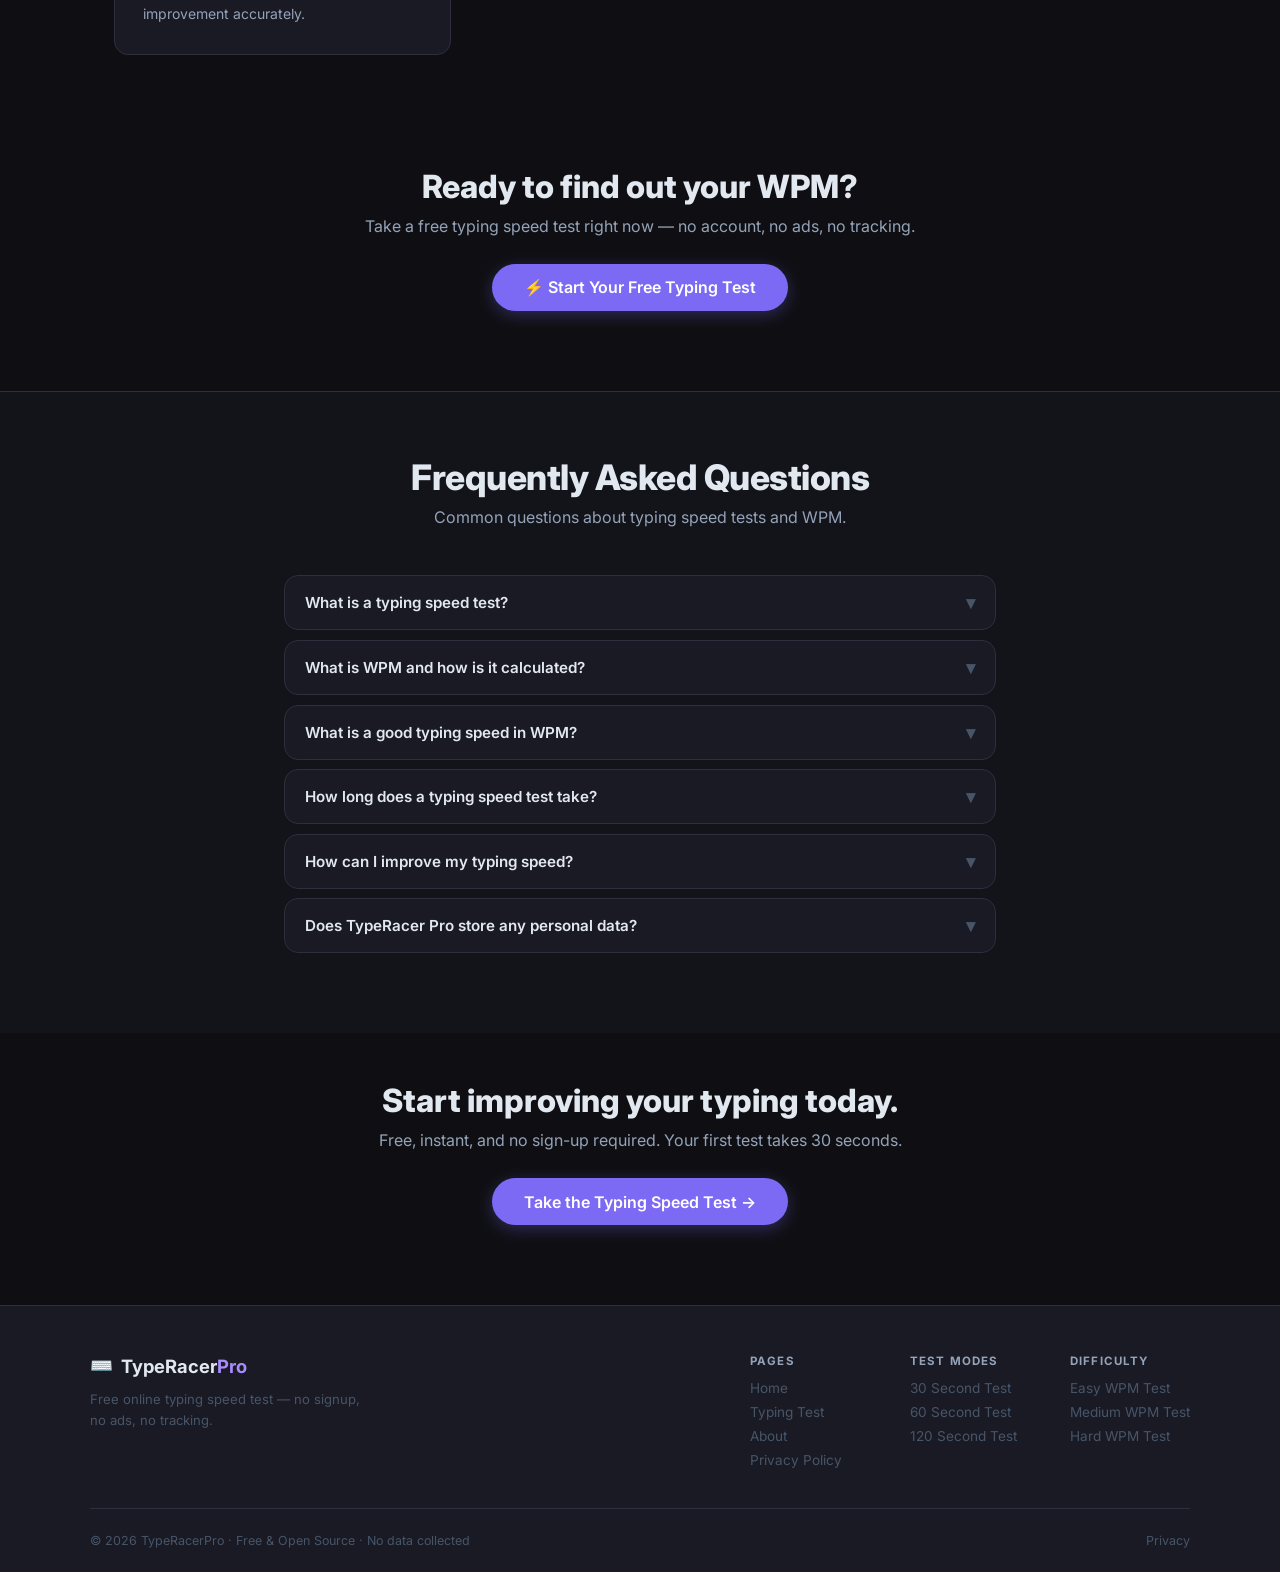
<file: typing-speed-test/index.html>
<!DOCTYPE html>
<html lang="en" data-theme="dark">
<head>
  <meta charset="UTF-8" />
  <meta name="viewport" content="width=device-width, initial-scale=1.0" />

  <!-- ═══ PRIMARY SEO ═══ -->
  <title>Typing Speed Test Online – Free WPM &amp; Accuracy Test | TypeRacer Pro</title>
  <meta name="description" content="Take a free online typing speed test with TypeRacer Pro. Measure your WPM, typing accuracy and performance with 30, 60 and 120 second typing tests." />
  <meta name="author" content="TypeRacer Pro" />
  <meta name="robots" content="index, follow, max-snippet:-1, max-image-preview:large, max-video-preview:-1" />
  <link rel="canonical" href="https://typeracer-pro-web.vercel.app/typing-speed-test/" />

  <!-- ═══ OPEN GRAPH ═══ -->
  <meta property="og:type"        content="website" />
  <meta property="og:url"         content="https://typeracer-pro-web.vercel.app/typing-speed-test/" />
  <meta property="og:title"       content="Free Typing Speed Test – Check Your WPM &amp; Accuracy | TypeRacer Pro" />
  <meta property="og:description" content="Take a free online typing speed test with TypeRacer Pro. Measure your WPM, typing accuracy and performance with 30, 60 and 120 second typing tests." />
  <meta property="og:site_name"   content="TypeRacer Pro" />
  <meta property="og:locale"      content="en_US" />

  <!-- ═══ TWITTER CARD ═══ -->
  <meta name="twitter:card"        content="summary_large_image" />
  <meta name="twitter:url"         content="https://typeracer-pro-web.vercel.app/typing-speed-test/" />
  <meta name="twitter:title"       content="Free Typing Speed Test – TypeRacer Pro" />
  <meta name="twitter:description" content="Measure your WPM and accuracy for free. 30, 60 and 120 second tests. No signup required." />

  <!-- ═══ THEME & APP META ═══ -->
  <meta name="theme-color" content="#7c6af5" />
  <link rel="icon" type="image/svg+xml" href="data:image/svg+xml,<svg xmlns='http://www.w3.org/2000/svg' viewBox='0 0 100 100'><text y='.9em' font-size='90'>⌨️</text></svg>" />

  <!-- ═══ SCHEMA.ORG – BreadcrumbList ═══ -->
  <script type="application/ld+json">
  {
    "@context": "https://schema.org",
    "@type": "BreadcrumbList",
    "itemListElement": [
      {
        "@type": "ListItem",
        "position": 1,
        "name": "Home",
        "item": "https://typeracer-pro-web.vercel.app/"
      },
      {
        "@type": "ListItem",
        "position": 2,
        "name": "Typing Speed Test",
        "item": "https://typeracer-pro-web.vercel.app/typing-speed-test/"
      }
    ]
  }
  </script>

  <!-- ═══ SCHEMA.ORG – FAQPage ═══ -->
  <script type="application/ld+json">
  {
    "@context": "https://schema.org",
    "@type": "FAQPage",
    "mainEntity": [
      {
        "@type": "Question",
        "name": "What is a typing speed test?",
        "acceptedAnswer": {
          "@type": "Answer",
          "text": "A typing speed test measures how quickly and accurately you type a passage of text. It records your Words Per Minute (WPM) and accuracy percentage, giving you an objective snapshot of your current typing ability."
        }
      },
      {
        "@type": "Question",
        "name": "What is WPM and how is it calculated?",
        "acceptedAnswer": {
          "@type": "Answer",
          "text": "WPM stands for Words Per Minute. It is calculated by dividing the total number of correctly typed characters by 5 (treating every 5 characters as one word), then dividing by the time taken in minutes."
        }
      },
      {
        "@type": "Question",
        "name": "What is a good typing speed?",
        "acceptedAnswer": {
          "@type": "Answer",
          "text": "The average adult types around 40 WPM. A speed of 50–70 WPM is considered good for most professional tasks. Touch typists and regular keyboard users often reach 70–100 WPM with consistent practice."
        }
      },
      {
        "@type": "Question",
        "name": "How long does a typing speed test take?",
        "acceptedAnswer": {
          "@type": "Answer",
          "text": "TypeRacer Pro offers 30-second, 60-second, and 120-second test modes. A 30-second test gives a quick snapshot, while a 120-second test provides a more consistent and reliable measurement of your sustained typing speed."
        }
      },
      {
        "@type": "Question",
        "name": "How can I improve my typing speed?",
        "acceptedAnswer": {
          "@type": "Answer",
          "text": "The most effective methods are: learning touch typing (using all 10 fingers without looking at the keyboard), focusing on accuracy before speed, practicing consistently for 10–15 minutes per day, and using all difficulty levels to challenge yourself progressively."
        }
      },
      {
        "@type": "Question",
        "name": "Is TypeRacer Pro free to use?",
        "acceptedAnswer": {
          "@type": "Answer",
          "text": "Yes. TypeRacer Pro is completely free with no account or sign-up required. Your test results are stored only in your browser and never sent to any server."
        }
      }
    ]
  }
  </script>

  <!-- ═══ PERFORMANCE ═══ -->
  <link rel="dns-prefetch" href="https://fonts.googleapis.com" />
  <link rel="dns-prefetch" href="https://fonts.gstatic.com" />
  <link rel="preconnect" href="https://fonts.googleapis.com" />
  <link rel="preconnect" href="https://fonts.gstatic.com" crossorigin />
  <link rel="stylesheet" href="../style.css" />
  <link rel="stylesheet" href="https://fonts.googleapis.com/css2?family=Inter:wght@300;400;500;600;700;800&display=swap" />
</head>
<body>

  <!-- Animated background blobs -->
  <div class="bg-blob blob1"></div>
  <div class="bg-blob blob2"></div>
  <div class="bg-blob blob3"></div>

  <!-- ══════════════════════════════
       NAVBAR
  ══════════════════════════════ -->
  <nav class="navbar" id="navbar">
    <div class="nav-inner">
      <!-- Logo -->
      <a href="/" class="nav-logo" aria-label="TypeRacer Pro Home">
        <span class="logo-icon">⌨️</span>
        <span class="logo-text">TypeRacer<span class="logo-accent">Pro</span></span>
      </a>

      <!-- Desktop Nav Links -->
      <ul class="nav-links" id="nav-links">
        <li><a class="nav-link" href="/">Home</a></li>
        <li><a class="nav-link" href="/#test">Test</a></li>
        <li><a class="nav-link" href="/blog/">Blog</a></li>
        <li><a class="nav-link" href="/#about">About</a></li>
        <li><a class="nav-link" href="/#privacy">Privacy</a></li>
      </ul>

      <!-- Right side controls -->
      <div class="nav-controls">
        <button class="theme-toggle" id="theme-toggle" aria-label="Toggle theme">
          <span class="theme-icon" id="theme-icon">🌙</span>
        </button>
        <button class="hamburger" id="hamburger" aria-label="Toggle menu">
          <span></span><span></span><span></span>
        </button>
      </div>
    </div>

    <!-- Mobile Dropdown -->
    <div class="mobile-menu" id="mobile-menu">
      <a class="mobile-link" href="/">Home</a>
      <a class="mobile-link" href="/#test">Test</a>
      <a class="mobile-link" href="/blog/">Blog</a>
      <a class="mobile-link" href="/#about">About</a>
      <a class="mobile-link" href="/#privacy">Privacy</a>
    </div>
  </nav>

  <!-- ══════════════════════════════
       MAIN CONTENT
  ══════════════════════════════ -->
  <main style="padding-top: var(--nav-h);">

    <!-- ── BREADCRUMB ── -->
    <nav class="lp-breadcrumb" aria-label="Breadcrumb">
      <div class="lp-breadcrumb-inner">
        <ol>
          <li><a href="/">Home</a></li>
          <li aria-hidden="true">›</li>
          <li aria-current="page">Typing Speed Test</li>
        </ol>
      </div>
    </nav>

    <!-- ── HERO ── -->
    <section class="lp-hero">
      <div class="lp-hero-inner">
        <div class="hero-badge">⌨️ Free Online Typing Speed Test</div>
        <h1 class="hero-title">
          Free Typing<br/>
          <span class="gradient-text">Speed Test</span>
        </h1>
        <p class="hero-subtitle">
          Find out how fast you really type. Measure your WPM, accuracy, and streaks
          with 30, 60, or 120-second tests across three difficulty levels — no signup needed.
        </p>
        <div class="hero-actions">
          <a href="https://typeracer-pro-web.vercel.app/#test" class="btn btn-primary btn-lg">
            ⚡ Start Typing Test
          </a>
          <a href="#what-is-a-typing-speed-test" class="btn btn-outline btn-lg">
            Learn More ↓
          </a>
        </div>

        <!-- Mini Stats -->
        <div class="hero-stats">
          <div class="hero-stat">
            <span class="hero-stat-value">90+</span>
            <span class="hero-stat-label">Text Passages</span>
          </div>
          <div class="hero-stat-divider"></div>
          <div class="hero-stat">
            <span class="hero-stat-value">3</span>
            <span class="hero-stat-label">Time Modes</span>
          </div>
          <div class="hero-stat-divider"></div>
          <div class="hero-stat">
            <span class="hero-stat-value">100%</span>
            <span class="hero-stat-label">Free Forever</span>
          </div>
        </div>
      </div>

      <!-- Hero Mock Card -->
      <div class="hero-visual">
        <div class="mock-card">
          <div class="mock-stats">
            <div class="mock-stat"><span class="mock-val">72</span><span class="mock-lbl">WPM</span></div>
            <div class="mock-stat"><span class="mock-val">98%</span><span class="mock-lbl">Accuracy</span></div>
            <div class="mock-stat"><span class="mock-val">58s</span><span class="mock-lbl">Time</span></div>
          </div>
          <div class="mock-text">
            <span class="m-correct">The quick brown fox</span>
            <span class="m-current"> j</span><span class="m-pending">umps over the lazy dog</span>
          </div>
          <div class="mock-bar"><div class="mock-fill"></div></div>
        </div>
      </div>
    </section>

    <!-- ── FEATURES ── -->
    <section class="features-section">
      <h2 class="section-title">What Makes TypeRacer Pro Different?</h2>
      <p class="section-subtitle">A focused, distraction-free typing test with the feedback you actually need.</p>
      <div class="features-grid">
        <div class="feature-card">
          <div class="feature-icon">⚡</div>
          <h3>Live WPM Counter</h3>
          <p>Your Words Per Minute updates in real time as you type, so you can pace yourself throughout the test.</p>
        </div>
        <div class="feature-card">
          <div class="feature-icon">🎯</div>
          <h3>Letter-by-Letter Feedback</h3>
          <p>Every character lights up green for correct and red for incorrect — instant visual feedback on every keystroke.</p>
        </div>
        <div class="feature-card">
          <div class="feature-icon">⏱️</div>
          <h3>Three Test Durations</h3>
          <p>Choose 30s for a quick check, 60s for a standard test, or 120s for a more sustained and reliable measurement.</p>
        </div>
        <div class="feature-card">
          <div class="feature-icon">📊</div>
          <h3>Score History</h3>
          <p>Your last 10 results are saved locally so you can track your improvement over time without creating an account.</p>
        </div>
        <div class="feature-card">
          <div class="feature-icon">🏆</div>
          <h3>Typing Rating</h3>
          <p>Each test ends with a rating — from Beginner to Expert — so you always know where you stand.</p>
        </div>
        <div class="feature-card">
          <div class="feature-icon">🌙</div>
          <h3>Dark &amp; Light Mode</h3>
          <p>Switch between themes for comfortable typing at any hour. Your preference is remembered between sessions.</p>
        </div>
      </div>
    </section>

    <!-- ── GUIDE CONTENT ── -->
    <section class="features-section" style="padding-top: 0;" id="what-is-a-typing-speed-test">
      <h2 class="section-title">Everything You Need to Know</h2>
      <p class="section-subtitle">A practical guide to typing speed, WPM, accuracy, and how to improve.</p>

      <div class="seo-guide-grid">

        <!-- What Is a Typing Speed Test -->
        <article class="feature-card seo-card" aria-labelledby="tst-what">
          <div class="feature-icon">📋</div>
          <h2 id="tst-what">What Is a Typing Speed Test?</h2>
          <p>A typing speed test presents you with a passage of text and asks you to type it as accurately and quickly as possible within a set time. When time is up, it calculates two scores: your <strong>Words Per Minute (WPM)</strong> and your <strong>accuracy percentage</strong>.</p>
          <p>These two numbers together tell you far more than either does alone. A high WPM with poor accuracy isn't productive — errors cost time in real work. A low WPM with near-perfect accuracy signals that technique is sound and speed will come with practice.</p>
        </article>

        <!-- How WPM Works -->
        <article class="feature-card seo-card" aria-labelledby="tst-wpm">
          <div class="feature-icon">📐</div>
          <h2 id="tst-wpm">How WPM Is Calculated</h2>
          <p>WPM doesn't count individual words — it normalises for word length. The standard method treats every <strong>5 characters</strong> (including spaces and punctuation) as one "word." This makes results comparable across different texts and typists.</p>
          <p>The formula is: <strong>(Correct characters ÷ 5) ÷ minutes elapsed</strong>. So if you type 360 correct characters in 60 seconds, your WPM is (360 ÷ 5) ÷ 1 = <strong>72 WPM</strong>. TypeRacer Pro calculates this continuously so you can watch your rate in real time.</p>
        </article>

        <!-- What Is a Good Speed -->
        <article class="feature-card seo-card" aria-labelledby="tst-good">
          <div class="feature-icon">📊</div>
          <h2 id="tst-good">What Is a Good Typing Speed?</h2>
          <p>Typing speed varies significantly by age, profession, and how much someone uses a keyboard day to day. A useful reference:</p>
          <ul class="tips-list">
            <li><strong>Under 30 WPM</strong> — below average; focused practice will help quickly</li>
            <li><strong>30–50 WPM</strong> — around the general adult average</li>
            <li><strong>50–70 WPM</strong> — good; comfortable for most professional tasks</li>
            <li><strong>70–100 WPM</strong> — fast; typical of experienced touch typists</li>
            <li><strong>100+ WPM</strong> — very fast; the result of years of deliberate practice</li>
          </ul>
          <p>There's no single "correct" target. Focus on whether your speed meets your own needs and whether it's improving over time.</p>
        </article>

        <!-- Test Duration -->
        <article class="feature-card seo-card" aria-labelledby="tst-duration">
          <div class="feature-icon">⏳</div>
          <h2 id="tst-duration">Which Test Duration Should You Choose?</h2>
          <p>Test length affects your result more than most people expect:</p>
          <ul class="tips-list">
            <li><strong>30 seconds</strong> — captures your burst speed. Results can be higher than your sustained rate but are useful for quick checks.</li>
            <li><strong>60 seconds</strong> — the most widely used standard. Balances speed and consistency well.</li>
            <li><strong>120 seconds</strong> — the most reliable measurement. Any fatigue or inconsistency in technique shows up here.</li>
          </ul>
          <p>For tracking genuine improvement over time, the 60s or 120s test gives the most honest picture.</p>
        </article>

        <!-- How to Improve -->
        <article class="feature-card seo-card" aria-labelledby="tst-improve">
          <div class="feature-icon">🚀</div>
          <h2 id="tst-improve">How to Improve Your Typing Speed</h2>
          <p>Speed improves fastest when you build the right habits first:</p>
          <ul class="tips-list">
            <li><strong>Learn touch typing</strong> — assign each finger to its designated keys using home-row positioning (left: ASDF, right: JKL;). Never looking at the keyboard is the single biggest long-term improvement lever.</li>
            <li><strong>Accuracy before speed</strong> — forcing yourself to go faster than your accuracy allows just reinforces bad habits. Aim for 95%+ accuracy and let speed follow naturally.</li>
            <li><strong>Short daily sessions</strong> — 10 to 15 minutes every day beats a single long session once a week.</li>
            <li><strong>Progress through difficulty levels</strong> — start on Easy, move to Medium when accuracy is stable, then take on Hard.</li>
            <li><strong>Track your weak spots</strong> — notice which characters or combinations you consistently mistype and drill those specifically.</li>
          </ul>
        </article>

        <!-- Why Accuracy Matters -->
        <article class="feature-card seo-card" aria-labelledby="tst-accuracy">
          <div class="feature-icon">🎯</div>
          <h2 id="tst-accuracy">Why Accuracy Matters More Than Speed</h2>
          <p>Every error you make mid-typing costs more time than you saved going fast: you have to stop, backspace, and retype. At 60 WPM with 88% accuracy, your effective throughput is lower than typing at 48 WPM with 99% accuracy.</p>
          <p>Beyond raw efficiency, accuracy matters in context. A typo in code can introduce a hard-to-find bug. An error in a professional email affects how you're perceived. Building an accurate foundation first means your speed improvements are immediately useful — not just impressive on a test.</p>
        </article>

        <!-- Interpreting Your Results -->
        <article class="feature-card seo-card" aria-labelledby="tst-results">
          <div class="feature-icon">🏆</div>
          <h2 id="tst-results">How to Interpret Your Results</h2>
          <p>TypeRacer Pro gives you a rating after each test based on your WPM:</p>
          <ul class="tips-list">
            <li><strong>Beginner (0–19 WPM)</strong> — just getting started; every session will show improvement</li>
            <li><strong>Average (20–34 WPM)</strong> — room to grow; consistent practice will move you up quickly</li>
            <li><strong>Good (35–49 WPM)</strong> — slightly above average; solid foundation to build on</li>
            <li><strong>Fast (50–69 WPM)</strong> — well above average; touch typing habits are likely in place</li>
            <li><strong>Professional (70–99 WPM)</strong> — faster than most office workers; strong and consistent</li>
            <li><strong>Expert (100+ WPM)</strong> — top-tier speed; the result of years of deliberate practice</li>
          </ul>
          <p>Don't compare a 30s score to a 120s score — use the same duration to track improvement accurately.</p>
        </article>

      </div>
    </section>

    <!-- ── MID-PAGE CTA ── -->
    <section class="cta-section">
      <h2>Ready to find out your WPM?</h2>
      <p>Take a free typing speed test right now — no account, no ads, no tracking.</p>
      <a href="https://typeracer-pro-web.vercel.app/#test" class="btn btn-primary btn-lg">
        ⚡ Start Your Free Typing Test
      </a>
    </section>

    <!-- ── FAQ ── -->
    <section class="faq-section" id="faq" aria-labelledby="faq-heading">
      <div class="faq-inner">
        <h2 class="section-title" id="faq-heading">Frequently Asked Questions</h2>
        <p class="section-subtitle">Common questions about typing speed tests and WPM.</p>
        <div class="faq-list">

          <div class="faq-item">
            <button class="faq-q" aria-expanded="false">
              <span>What is a typing speed test?</span>
              <span class="faq-arrow">▾</span>
            </button>
            <div class="faq-a" hidden>
              <p>A typing speed test measures how quickly and accurately you can type a given passage. It records your <strong>Words Per Minute (WPM)</strong> and <strong>accuracy percentage</strong> — the two core metrics for evaluating typing ability.</p>
            </div>
          </div>

          <div class="faq-item">
            <button class="faq-q" aria-expanded="false">
              <span>What is WPM and how is it calculated?</span>
              <span class="faq-arrow">▾</span>
            </button>
            <div class="faq-a" hidden>
              <p>WPM stands for <strong>Words Per Minute</strong>. It treats every 5 characters as one word, then divides by elapsed minutes. For example, 300 correctly typed characters in 60 seconds = <strong>60 WPM</strong>.</p>
            </div>
          </div>

          <div class="faq-item">
            <button class="faq-q" aria-expanded="false">
              <span>What is a good typing speed in WPM?</span>
              <span class="faq-arrow">▾</span>
            </button>
            <div class="faq-a" hidden>
              <p>The average adult types around <strong>40 WPM</strong>. A speed of 50–70 WPM is considered good for professional use. Touch typists and experienced users often reach 70–100 WPM with regular practice.</p>
            </div>
          </div>

          <div class="faq-item">
            <button class="faq-q" aria-expanded="false">
              <span>How long does a typing speed test take?</span>
              <span class="faq-arrow">▾</span>
            </button>
            <div class="faq-a" hidden>
              <p>TypeRacer Pro offers <strong>30, 60, and 120-second</strong> modes. A 30-second test takes under a minute. The 120-second test gives the most consistent and reliable result.</p>
            </div>
          </div>

          <div class="faq-item">
            <button class="faq-q" aria-expanded="false">
              <span>How can I improve my typing speed?</span>
              <span class="faq-arrow">▾</span>
            </button>
            <div class="faq-a" hidden>
              <p>The most effective approaches: learn <strong>touch typing</strong> (all 10 fingers, not looking at the keyboard), prioritise <strong>accuracy over speed</strong> first, practise for 10–15 minutes daily, and gradually increase difficulty level.</p>
            </div>
          </div>

          <div class="faq-item">
            <button class="faq-q" aria-expanded="false">
              <span>Does TypeRacer Pro store any personal data?</span>
              <span class="faq-arrow">▾</span>
            </button>
            <div class="faq-a" hidden>
              <p>No. Your test history is stored only in your <strong>browser's localStorage</strong> — nothing is sent to any server. No account, no tracking, no cookies.</p>
            </div>
          </div>

        </div>
      </div>
    </section>

    <!-- ── FINAL CTA ── -->
    <section class="cta-section">
      <h2>Start improving your typing today.</h2>
      <p>Free, instant, and no sign-up required. Your first test takes 30 seconds.</p>
      <a href="https://typeracer-pro-web.vercel.app/#test" class="btn btn-primary btn-lg">
        Take the Typing Speed Test →
      </a>
    </section>

  </main>

  <!-- ══════════════════════════════
       FOOTER
  ══════════════════════════════ -->
  <footer class="footer" role="contentinfo">
    <div class="footer-inner">
      <div class="footer-top">
        <div class="footer-brand">
          <div class="footer-logo">
            <span aria-hidden="true">⌨️</span>
            <span>TypeRacer<span class="logo-accent">Pro</span></span>
          </div>
          <p class="footer-tagline">Free online typing speed test — no signup, no ads, no tracking.</p>
        </div>
        <nav class="footer-nav" aria-label="Footer navigation">
          <div class="footer-nav-col">
            <span class="footer-nav-heading">Pages</span>
            <a href="/">Home</a>
            <a href="/#test">Typing Test</a>
            <a href="/#about">About</a>
            <a href="/#privacy">Privacy Policy</a>
          </div>
          <div class="footer-nav-col">
            <span class="footer-nav-heading">Test Modes</span>
            <a href="/#test">30 Second Test</a>
            <a href="/#test">60 Second Test</a>
            <a href="/#test">120 Second Test</a>
          </div>
          <div class="footer-nav-col">
            <span class="footer-nav-heading">Difficulty</span>
            <a href="/#test">Easy WPM Test</a>
            <a href="/#test">Medium WPM Test</a>
            <a href="/#test">Hard WPM Test</a>
          </div>
        </nav>
      </div>
      <div class="footer-bottom">
        <p class="footer-copy">© 2026 TypeRacerPro · Free &amp; Open Source · No data collected</p>
        <div class="footer-bottom-links">
          <a href="/#privacy">Privacy</a>
        </div>
      </div>
    </div>
  </footer>

  <!-- ══════════════════════════════
       INLINE SCRIPT — theme + FAQ only
       (does not load script.js which is
        tightly coupled to the SPA DOM)
  ══════════════════════════════ -->
  <script>
    // ── Theme Toggle ──────────────────────────
    const $html   = document.documentElement;
    const $toggle = document.getElementById('theme-toggle');
    const $icon   = document.getElementById('theme-icon');

    function setTheme(t) {
      $html.setAttribute('data-theme', t);
      $icon.textContent = t === 'dark' ? '🌙' : '☀️';
      localStorage.setItem('typeracer_theme', t);
    }
    setTheme(localStorage.getItem('typeracer_theme') || 'dark');

    $toggle.addEventListener('click', () => {
      setTheme($html.getAttribute('data-theme') === 'dark' ? 'light' : 'dark');
    });

    // ── Mobile Hamburger ──────────────────────
    const $hamburger  = document.getElementById('hamburger');
    const $mobileMenu = document.getElementById('mobile-menu');

    $hamburger.addEventListener('click', () => {
      const isOpen = $mobileMenu.classList.toggle('open');
      $hamburger.classList.toggle('open', isOpen);
    });

    document.addEventListener('click', (e) => {
      if (!$hamburger.contains(e.target) && !$mobileMenu.contains(e.target)) {
        $mobileMenu.classList.remove('open');
        $hamburger.classList.remove('open');
      }
    });

    // ── FAQ Accordion ─────────────────────────
    document.querySelectorAll('.faq-q').forEach(btn => {
      btn.addEventListener('click', () => {
        const item   = btn.closest('.faq-item');
        const isOpen = btn.getAttribute('aria-expanded') === 'true';

        // Close all
        document.querySelectorAll('.faq-item').forEach(i => {
          i.classList.remove('open');
          i.querySelector('.faq-q').setAttribute('aria-expanded', 'false');
          i.querySelector('.faq-a').hidden = true;
        });

        // Open clicked (unless it was already open)
        if (!isOpen) {
          item.classList.add('open');
          btn.setAttribute('aria-expanded', 'true');
          item.querySelector('.faq-a').hidden = false;
        }
      });
    });
  </script>
</body>
</html>
</file>
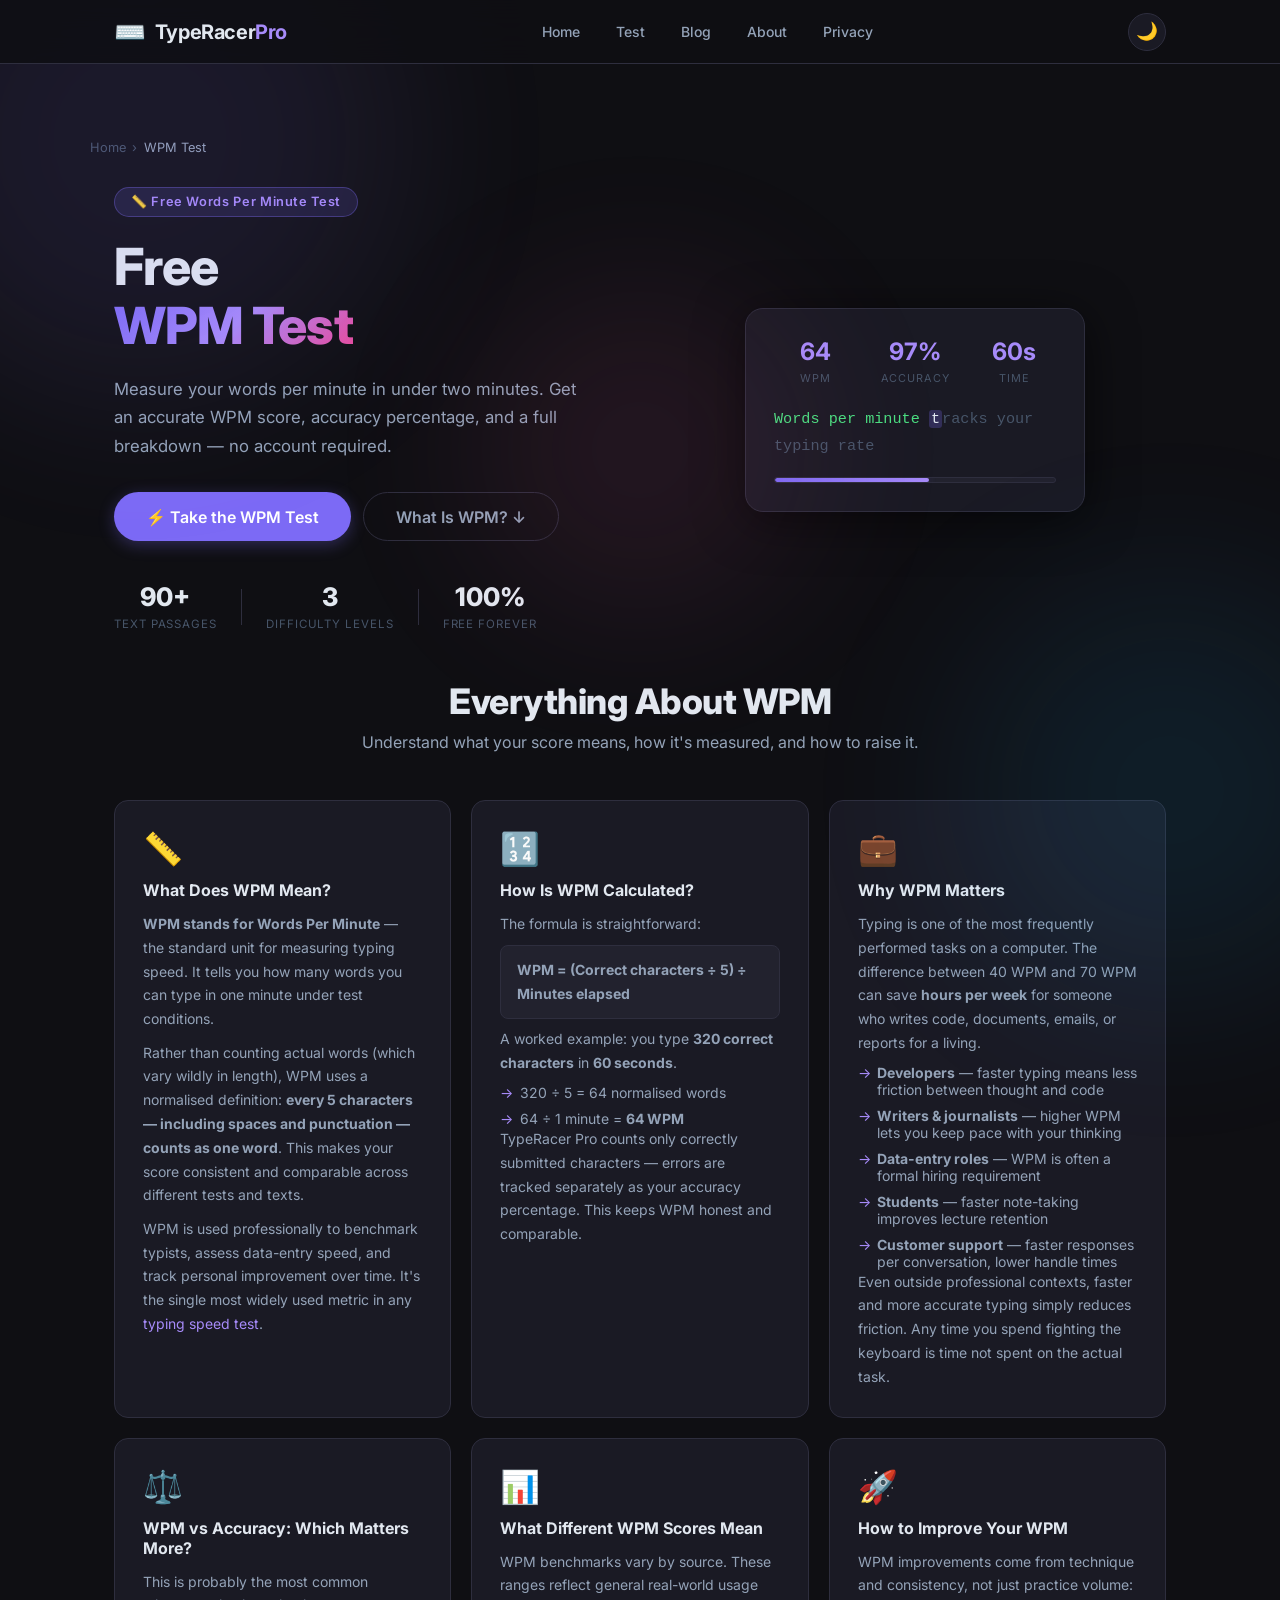
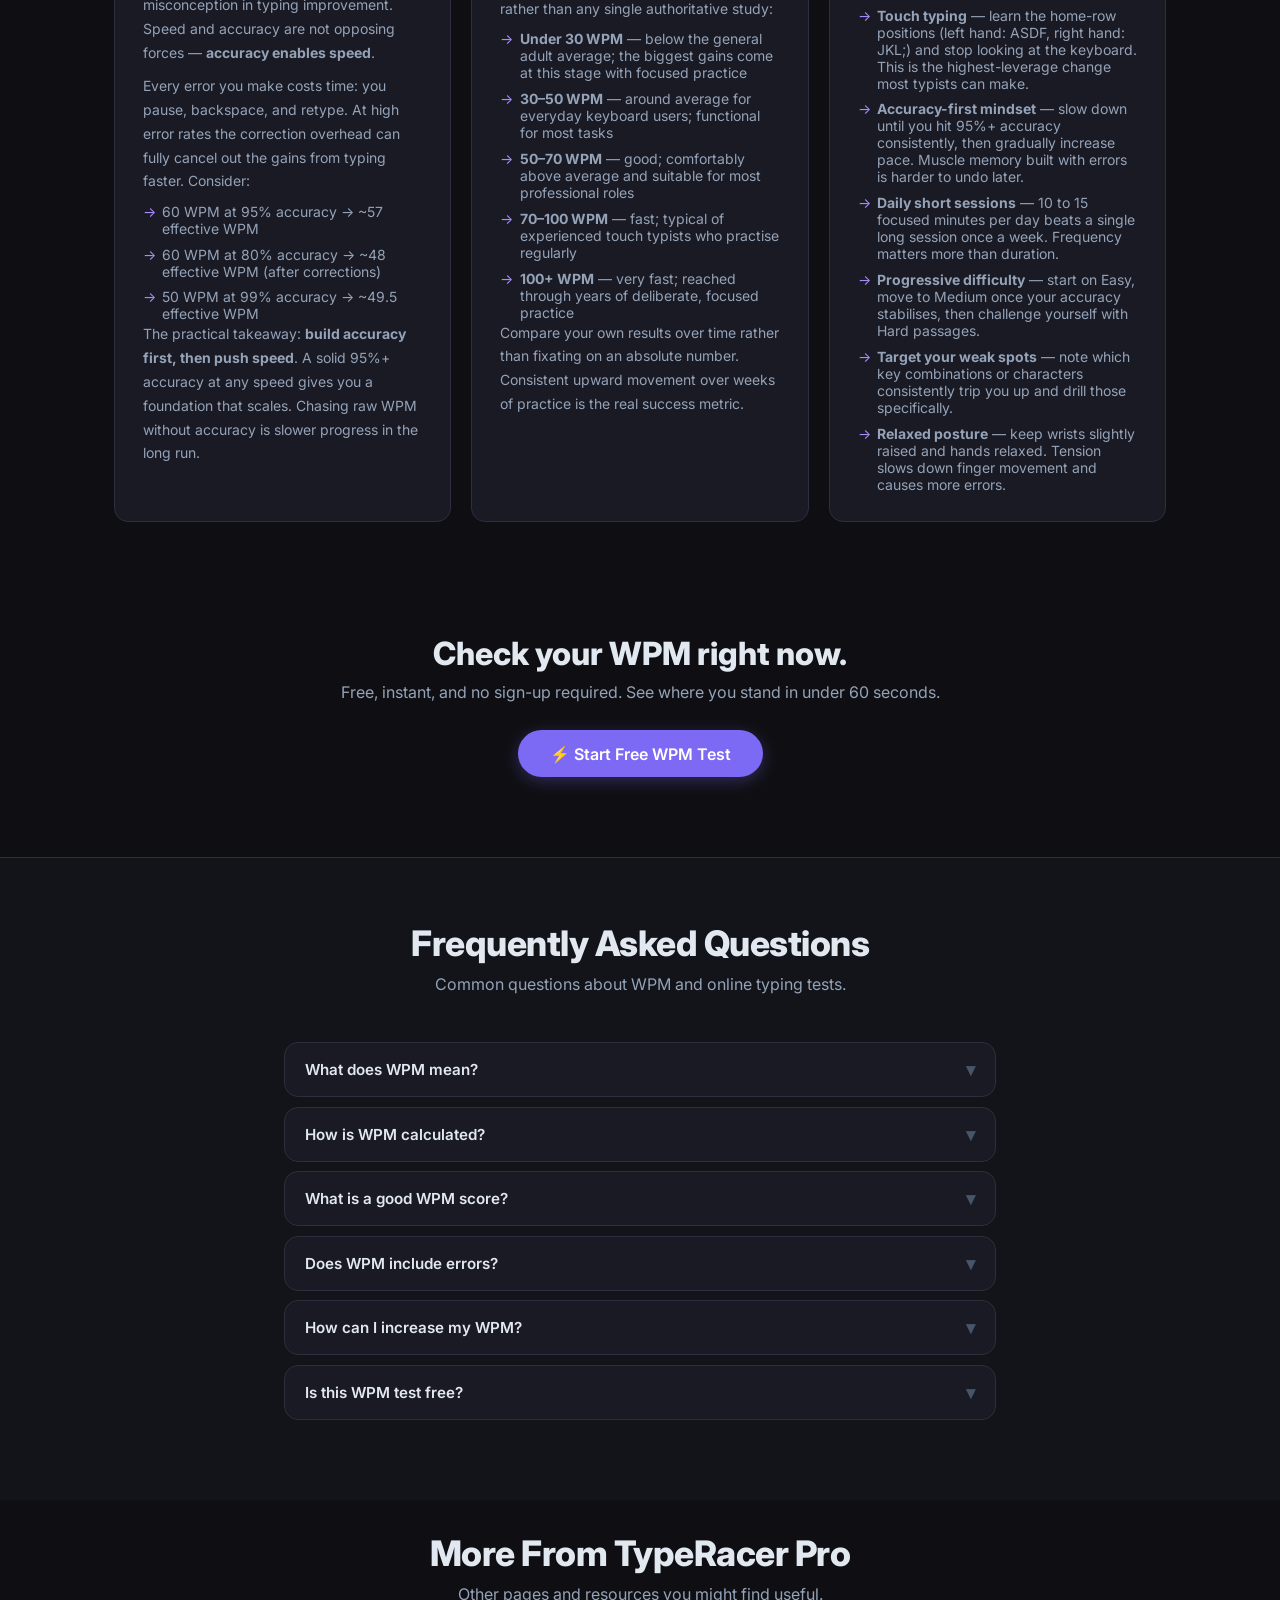
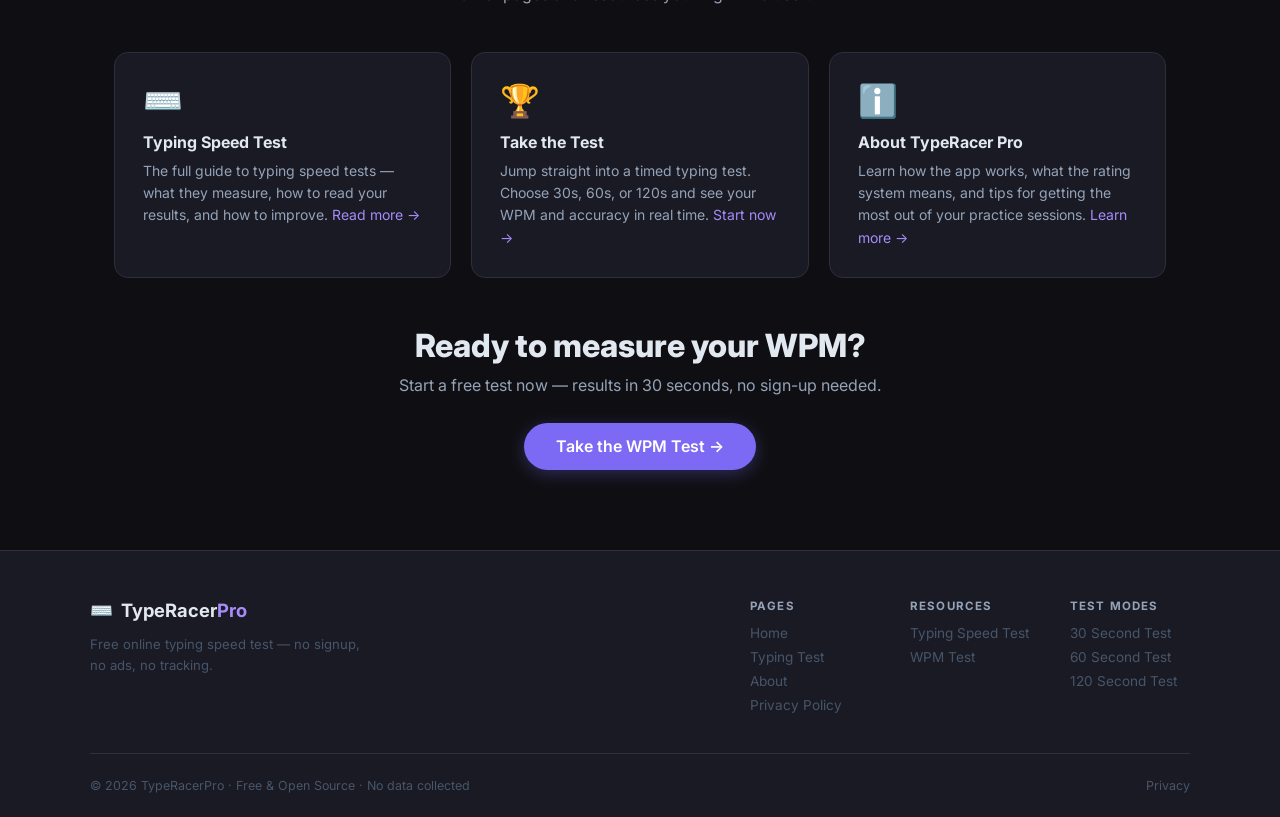
<file: wpm-test/index.html>
<!DOCTYPE html>
<html lang="en" data-theme="dark">
<head>
  <meta charset="UTF-8" />
  <meta name="viewport" content="width=device-width, initial-scale=1.0" />

  <!-- ═══ PRIMARY SEO ═══ -->
  <title>Free WPM Test – Check Your Words Per Minute | TypeRacer Pro</title>
  <meta name="description" content="Take a free WPM test online and measure your typing speed, words per minute and accuracy with TypeRacer Pro." />
  <meta name="author" content="TypeRacer Pro" />
  <meta name="robots" content="index, follow, max-snippet:-1, max-image-preview:large, max-video-preview:-1" />
  <link rel="canonical" href="https://typeracer-pro-web.vercel.app/wpm-test/" />

  <!-- ═══ OPEN GRAPH ═══ -->
  <meta property="og:type"        content="website" />
  <meta property="og:url"         content="https://typeracer-pro-web.vercel.app/wpm-test/" />
  <meta property="og:title"       content="Free WPM Test – Check Your Words Per Minute | TypeRacer Pro" />
  <meta property="og:description" content="Take a free WPM test online and measure your typing speed, words per minute and accuracy with TypeRacer Pro." />
  <meta property="og:site_name"   content="TypeRacer Pro" />
  <meta property="og:locale"      content="en_US" />

  <!-- ═══ TWITTER CARD ═══ -->
  <meta name="twitter:card"        content="summary_large_image" />
  <meta name="twitter:url"         content="https://typeracer-pro-web.vercel.app/wpm-test/" />
  <meta name="twitter:title"       content="Free WPM Test – TypeRacer Pro" />
  <meta name="twitter:description" content="Check your words per minute with a free online WPM test. No signup, instant results." />

  <!-- ═══ THEME & APP META ═══ -->
  <meta name="theme-color" content="#7c6af5" />
  <link rel="icon" type="image/svg+xml" href="data:image/svg+xml,<svg xmlns='http://www.w3.org/2000/svg' viewBox='0 0 100 100'><text y='.9em' font-size='90'>⌨️</text></svg>" />

  <!-- ═══ SCHEMA.ORG – BreadcrumbList ═══ -->
  <script type="application/ld+json">
  {
    "@context": "https://schema.org",
    "@type": "BreadcrumbList",
    "itemListElement": [
      {
        "@type": "ListItem",
        "position": 1,
        "name": "Home",
        "item": "https://typeracer-pro-web.vercel.app/"
      },
      {
        "@type": "ListItem",
        "position": 2,
        "name": "WPM Test",
        "item": "https://typeracer-pro-web.vercel.app/wpm-test/"
      }
    ]
  }
  </script>

  <!-- ═══ SCHEMA.ORG – FAQPage ═══ -->
  <script type="application/ld+json">
  {
    "@context": "https://schema.org",
    "@type": "FAQPage",
    "mainEntity": [
      {
        "@type": "Question",
        "name": "What does WPM mean?",
        "acceptedAnswer": {
          "@type": "Answer",
          "text": "WPM stands for Words Per Minute. It is the standard unit used to measure typing speed. Rather than counting actual words, WPM treats every 5 characters (including spaces) as one word, which makes scores comparable across different texts and typists."
        }
      },
      {
        "@type": "Question",
        "name": "How is WPM calculated?",
        "acceptedAnswer": {
          "@type": "Answer",
          "text": "WPM is calculated by dividing the total number of correctly typed characters by 5 (to get a normalised word count), then dividing by the number of minutes elapsed. For example, 300 correct characters typed in 60 seconds equals 60 WPM."
        }
      },
      {
        "@type": "Question",
        "name": "What is a good WPM score?",
        "acceptedAnswer": {
          "@type": "Answer",
          "text": "The average adult types around 40 WPM. A score of 50–70 WPM is considered good for most professional work. Regular touch typists typically reach 70–100 WPM with consistent practice."
        }
      },
      {
        "@type": "Question",
        "name": "Does WPM include errors?",
        "acceptedAnswer": {
          "@type": "Answer",
          "text": "In TypeRacer Pro, WPM is calculated from correctly typed characters only. Errors are tracked separately as your accuracy percentage. A high WPM with low accuracy is far less useful than a moderate WPM with near-perfect accuracy."
        }
      },
      {
        "@type": "Question",
        "name": "How can I increase my WPM?",
        "acceptedAnswer": {
          "@type": "Answer",
          "text": "The most effective methods are: learning touch typing (using all 10 fingers without looking at the keyboard), focusing on accuracy first and letting speed develop naturally, practising for 10–15 minutes daily, and progressively using harder difficulty levels."
        }
      },
      {
        "@type": "Question",
        "name": "Is this WPM test free?",
        "acceptedAnswer": {
          "@type": "Answer",
          "text": "Yes. TypeRacer Pro is completely free to use with no account or sign-up required. Your results are stored only in your browser and never sent to any server."
        }
      }
    ]
  }
  </script>

  <!-- ═══ PERFORMANCE ═══ -->
  <link rel="dns-prefetch" href="https://fonts.googleapis.com" />
  <link rel="dns-prefetch" href="https://fonts.gstatic.com" />
  <link rel="preconnect" href="https://fonts.googleapis.com" />
  <link rel="preconnect" href="https://fonts.gstatic.com" crossorigin />
  <link rel="stylesheet" href="../style.css" />
  <link rel="stylesheet" href="https://fonts.googleapis.com/css2?family=Inter:wght@300;400;500;600;700;800&display=swap" />
</head>
<body>

  <!-- Animated background blobs -->
  <div class="bg-blob blob1"></div>
  <div class="bg-blob blob2"></div>
  <div class="bg-blob blob3"></div>

  <!-- ══════════════════════════════
       NAVBAR
  ══════════════════════════════ -->
  <nav class="navbar" id="navbar">
    <div class="nav-inner">
      <a href="/" class="nav-logo" aria-label="TypeRacer Pro Home">
        <span class="logo-icon">⌨️</span>
        <span class="logo-text">TypeRacer<span class="logo-accent">Pro</span></span>
      </a>

      <ul class="nav-links" id="nav-links">
        <li><a class="nav-link" href="/">Home</a></li>
        <li><a class="nav-link" href="/#test">Test</a></li>
        <li><a class="nav-link" href="/blog/">Blog</a></li>
        <li><a class="nav-link" href="/#about">About</a></li>
        <li><a class="nav-link" href="/#privacy">Privacy</a></li>
      </ul>

      <div class="nav-controls">
        <button class="theme-toggle" id="theme-toggle" aria-label="Toggle theme">
          <span class="theme-icon" id="theme-icon">🌙</span>
        </button>
        <button class="hamburger" id="hamburger" aria-label="Toggle menu">
          <span></span><span></span><span></span>
        </button>
      </div>
    </div>

    <div class="mobile-menu" id="mobile-menu">
      <a class="mobile-link" href="/">Home</a>
      <a class="mobile-link" href="/#test">Test</a>
      <a class="mobile-link" href="/blog/">Blog</a>
      <a class="mobile-link" href="/#about">About</a>
      <a class="mobile-link" href="/#privacy">Privacy</a>
    </div>
  </nav>

  <!-- ══════════════════════════════
       MAIN CONTENT
  ══════════════════════════════ -->
  <main style="padding-top: var(--nav-h);">

    <!-- ── BREADCRUMB ── -->
    <nav class="lp-breadcrumb" aria-label="Breadcrumb">
      <div class="lp-breadcrumb-inner">
        <ol>
          <li><a href="/">Home</a></li>
          <li aria-hidden="true">›</li>
          <li aria-current="page">WPM Test</li>
        </ol>
      </div>
    </nav>

    <!-- ── HERO ── -->
    <section class="lp-hero">
      <div class="lp-hero-inner">
        <div class="hero-badge">📏 Free Words Per Minute Test</div>
        <h1 class="hero-title">
          Free<br/>
          <span class="gradient-text">WPM Test</span>
        </h1>
        <p class="hero-subtitle">
          Measure your words per minute in under two minutes. Get an accurate WPM score,
          accuracy percentage, and a full breakdown — no account required.
        </p>
        <div class="hero-actions">
          <a href="https://typeracer-pro-web.vercel.app/#test" class="btn btn-primary btn-lg">
            ⚡ Take the WPM Test
          </a>
          <a href="#what-is-wpm" class="btn btn-outline btn-lg">
            What Is WPM? ↓
          </a>
        </div>

        <div class="hero-stats">
          <div class="hero-stat">
            <span class="hero-stat-value">90+</span>
            <span class="hero-stat-label">Text Passages</span>
          </div>
          <div class="hero-stat-divider"></div>
          <div class="hero-stat">
            <span class="hero-stat-value">3</span>
            <span class="hero-stat-label">Difficulty Levels</span>
          </div>
          <div class="hero-stat-divider"></div>
          <div class="hero-stat">
            <span class="hero-stat-value">100%</span>
            <span class="hero-stat-label">Free Forever</span>
          </div>
        </div>
      </div>

      <!-- Hero Mock Card -->
      <div class="hero-visual">
        <div class="mock-card">
          <div class="mock-stats">
            <div class="mock-stat"><span class="mock-val">64</span><span class="mock-lbl">WPM</span></div>
            <div class="mock-stat"><span class="mock-val">97%</span><span class="mock-lbl">Accuracy</span></div>
            <div class="mock-stat"><span class="mock-val">60s</span><span class="mock-lbl">Time</span></div>
          </div>
          <div class="mock-text">
            <span class="m-correct">Words per minute</span>
            <span class="m-current"> t</span><span class="m-pending">racks your typing rate</span>
          </div>
          <div class="mock-bar"><div class="mock-fill"></div></div>
        </div>
      </div>
    </section>

    <!-- ── CONTENT GUIDE ── -->
    <section class="features-section" style="padding-top: 0;" id="what-is-wpm">
      <h2 class="section-title">Everything About WPM</h2>
      <p class="section-subtitle">Understand what your score means, how it's measured, and how to raise it.</p>

      <div class="seo-guide-grid">

        <!-- What WPM Means -->
        <article class="feature-card seo-card" aria-labelledby="wpm-what">
          <div class="feature-icon">📏</div>
          <h2 id="wpm-what">What Does WPM Mean?</h2>
          <p><strong>WPM stands for Words Per Minute</strong> — the standard unit for measuring typing speed. It tells you how many words you can type in one minute under test conditions.</p>
          <p>Rather than counting actual words (which vary wildly in length), WPM uses a normalised definition: <strong>every 5 characters — including spaces and punctuation — counts as one word</strong>. This makes your score consistent and comparable across different tests and texts.</p>
          <p>WPM is used professionally to benchmark typists, assess data-entry speed, and track personal improvement over time. It's the single most widely used metric in any <a href="/typing-speed-test/" style="color:var(--accent2);text-decoration:none;">typing speed test</a>.</p>
        </article>

        <!-- How WPM Is Calculated -->
        <article class="feature-card seo-card" aria-labelledby="wpm-calc">
          <div class="feature-icon">🔢</div>
          <h2 id="wpm-calc">How Is WPM Calculated?</h2>
          <p>The formula is straightforward:</p>
          <p style="background:var(--surface2);border:1px solid var(--border);border-radius:var(--radius-sm);padding:0.75rem 1rem;font-size:0.875rem;margin:0.5rem 0;">
            <strong>WPM = (Correct characters ÷ 5) ÷ Minutes elapsed</strong>
          </p>
          <p>A worked example: you type <strong>320 correct characters</strong> in <strong>60 seconds</strong>.</p>
          <ul class="tips-list">
            <li>320 ÷ 5 = 64 normalised words</li>
            <li>64 ÷ 1 minute = <strong>64 WPM</strong></li>
          </ul>
          <p>TypeRacer Pro counts only correctly submitted characters — errors are tracked separately as your accuracy percentage. This keeps WPM honest and comparable.</p>
        </article>

        <!-- Why WPM Matters -->
        <article class="feature-card seo-card" aria-labelledby="wpm-why">
          <div class="feature-icon">💼</div>
          <h2 id="wpm-why">Why WPM Matters</h2>
          <p>Typing is one of the most frequently performed tasks on a computer. The difference between 40 WPM and 70 WPM can save <strong>hours per week</strong> for someone who writes code, documents, emails, or reports for a living.</p>
          <ul class="tips-list">
            <li><strong>Developers</strong> — faster typing means less friction between thought and code</li>
            <li><strong>Writers &amp; journalists</strong> — higher WPM lets you keep pace with your thinking</li>
            <li><strong>Data-entry roles</strong> — WPM is often a formal hiring requirement</li>
            <li><strong>Students</strong> — faster note-taking improves lecture retention</li>
            <li><strong>Customer support</strong> — faster responses per conversation, lower handle times</li>
          </ul>
          <p>Even outside professional contexts, faster and more accurate typing simply reduces friction. Any time you spend fighting the keyboard is time not spent on the actual task.</p>
        </article>

        <!-- WPM vs Accuracy -->
        <article class="feature-card seo-card" aria-labelledby="wpm-accuracy">
          <div class="feature-icon">⚖️</div>
          <h2 id="wpm-accuracy">WPM vs Accuracy: Which Matters More?</h2>
          <p>This is probably the most common misconception in typing improvement. Speed and accuracy are not opposing forces — <strong>accuracy enables speed</strong>.</p>
          <p>Every error you make costs time: you pause, backspace, and retype. At high error rates the correction overhead can fully cancel out the gains from typing faster. Consider:</p>
          <ul class="tips-list">
            <li>60 WPM at 95% accuracy → ~57 effective WPM</li>
            <li>60 WPM at 80% accuracy → ~48 effective WPM (after corrections)</li>
            <li>50 WPM at 99% accuracy → ~49.5 effective WPM</li>
          </ul>
          <p>The practical takeaway: <strong>build accuracy first, then push speed</strong>. A solid 95%+ accuracy at any speed gives you a foundation that scales. Chasing raw WPM without accuracy is slower progress in the long run.</p>
        </article>

        <!-- WPM Ranges -->
        <article class="feature-card seo-card" aria-labelledby="wpm-ranges">
          <div class="feature-icon">📊</div>
          <h2 id="wpm-ranges">What Different WPM Scores Mean</h2>
          <p>WPM benchmarks vary by source. These ranges reflect general real-world usage rather than any single authoritative study:</p>
          <ul class="tips-list">
            <li><strong>Under 30 WPM</strong> — below the general adult average; the biggest gains come at this stage with focused practice</li>
            <li><strong>30–50 WPM</strong> — around average for everyday keyboard users; functional for most tasks</li>
            <li><strong>50–70 WPM</strong> — good; comfortably above average and suitable for most professional roles</li>
            <li><strong>70–100 WPM</strong> — fast; typical of experienced touch typists who practise regularly</li>
            <li><strong>100+ WPM</strong> — very fast; reached through years of deliberate, focused practice</li>
          </ul>
          <p>Compare your own results over time rather than fixating on an absolute number. Consistent upward movement over weeks of practice is the real success metric.</p>
        </article>

        <!-- How to Improve WPM -->
        <article class="feature-card seo-card" aria-labelledby="wpm-improve">
          <div class="feature-icon">🚀</div>
          <h2 id="wpm-improve">How to Improve Your WPM</h2>
          <p>WPM improvements come from technique and consistency, not just practice volume:</p>
          <ul class="tips-list">
            <li><strong>Touch typing</strong> — learn the home-row positions (left hand: ASDF, right hand: JKL;) and stop looking at the keyboard. This is the highest-leverage change most typists can make.</li>
            <li><strong>Accuracy-first mindset</strong> — slow down until you hit 95%+ accuracy consistently, then gradually increase pace. Muscle memory built with errors is harder to undo later.</li>
            <li><strong>Daily short sessions</strong> — 10 to 15 focused minutes per day beats a single long session once a week. Frequency matters more than duration.</li>
            <li><strong>Progressive difficulty</strong> — start on Easy, move to Medium once your accuracy stabilises, then challenge yourself with Hard passages.</li>
            <li><strong>Target your weak spots</strong> — note which key combinations or characters consistently trip you up and drill those specifically.</li>
            <li><strong>Relaxed posture</strong> — keep wrists slightly raised and hands relaxed. Tension slows down finger movement and causes more errors.</li>
          </ul>
        </article>

      </div>
    </section>

    <!-- ── MID-PAGE CTA ── -->
    <section class="cta-section">
      <h2>Check your WPM right now.</h2>
      <p>Free, instant, and no sign-up required. See where you stand in under 60 seconds.</p>
      <a href="https://typeracer-pro-web.vercel.app/#test" class="btn btn-primary btn-lg">
        ⚡ Start Free WPM Test
      </a>
    </section>

    <!-- ── FAQ ── -->
    <section class="faq-section" id="faq" aria-labelledby="faq-heading">
      <div class="faq-inner">
        <h2 class="section-title" id="faq-heading">Frequently Asked Questions</h2>
        <p class="section-subtitle">Common questions about WPM and online typing tests.</p>
        <div class="faq-list">

          <div class="faq-item">
            <button class="faq-q" aria-expanded="false">
              <span>What does WPM mean?</span>
              <span class="faq-arrow">▾</span>
            </button>
            <div class="faq-a" hidden>
              <p><strong>WPM stands for Words Per Minute.</strong> It measures how many words you type in one minute, where every 5 characters counts as one word. This normalisation makes scores consistent across different texts and tests.</p>
            </div>
          </div>

          <div class="faq-item">
            <button class="faq-q" aria-expanded="false">
              <span>How is WPM calculated?</span>
              <span class="faq-arrow">▾</span>
            </button>
            <div class="faq-a" hidden>
              <p>The formula is <strong>(correct characters ÷ 5) ÷ minutes elapsed</strong>. TypeRacer Pro counts only correctly typed characters — errors are excluded from WPM and tracked separately as your accuracy percentage.</p>
            </div>
          </div>

          <div class="faq-item">
            <button class="faq-q" aria-expanded="false">
              <span>What is a good WPM score?</span>
              <span class="faq-arrow">▾</span>
            </button>
            <div class="faq-a" hidden>
              <p>The average adult types around <strong>40 WPM</strong>. A score of 50–70 WPM is considered good for professional use. Experienced touch typists typically reach 70–100 WPM with regular practice.</p>
            </div>
          </div>

          <div class="faq-item">
            <button class="faq-q" aria-expanded="false">
              <span>Does WPM include errors?</span>
              <span class="faq-arrow">▾</span>
            </button>
            <div class="faq-a" hidden>
              <p>In TypeRacer Pro, <strong>WPM is based on correct characters only</strong>. Errors are tracked as a separate accuracy percentage. This gives a more honest picture of your effective typing output.</p>
            </div>
          </div>

          <div class="faq-item">
            <button class="faq-q" aria-expanded="false">
              <span>How can I increase my WPM?</span>
              <span class="faq-arrow">▾</span>
            </button>
            <div class="faq-a" hidden>
              <p>Learn <strong>touch typing</strong>, focus on accuracy before speed, practise for 10–15 minutes daily, and gradually increase difficulty. See the guide above for a full breakdown of what works.</p>
            </div>
          </div>

          <div class="faq-item">
            <button class="faq-q" aria-expanded="false">
              <span>Is this WPM test free?</span>
              <span class="faq-arrow">▾</span>
            </button>
            <div class="faq-a" hidden>
              <p>Yes — <strong>completely free</strong>, no account needed, no ads. Your results are stored only in your browser's localStorage. Nothing is ever sent to a server.</p>
            </div>
          </div>

        </div>
      </div>
    </section>

    <!-- ── INTERNAL LINKS ── -->
    <section class="features-section" style="padding-bottom: 3rem; padding-top: 2rem;">
      <h2 class="section-title">More From TypeRacer Pro</h2>
      <p class="section-subtitle">Other pages and resources you might find useful.</p>
      <div class="features-grid">
        <div class="feature-card">
          <div class="feature-icon">⌨️</div>
          <h3><a href="/typing-speed-test/" style="color:inherit;text-decoration:none;">Typing Speed Test</a></h3>
          <p>The full guide to typing speed tests — what they measure, how to read your results, and how to improve. <a href="/typing-speed-test/" style="color:var(--accent2);text-decoration:none;">Read more →</a></p>
        </div>
        <div class="feature-card">
          <div class="feature-icon">🏆</div>
          <h3><a href="https://typeracer-pro-web.vercel.app/#test" style="color:inherit;text-decoration:none;">Take the Test</a></h3>
          <p>Jump straight into a timed typing test. Choose 30s, 60s, or 120s and see your WPM and accuracy in real time. <a href="https://typeracer-pro-web.vercel.app/#test" style="color:var(--accent2);text-decoration:none;">Start now →</a></p>
        </div>
        <div class="feature-card">
          <div class="feature-icon">ℹ️</div>
          <h3><a href="https://typeracer-pro-web.vercel.app/#about" style="color:inherit;text-decoration:none;">About TypeRacer Pro</a></h3>
          <p>Learn how the app works, what the rating system means, and tips for getting the most out of your practice sessions. <a href="https://typeracer-pro-web.vercel.app/#about" style="color:var(--accent2);text-decoration:none;">Learn more →</a></p>
        </div>
      </div>
    </section>

    <!-- ── FINAL CTA ── -->
    <section class="cta-section" style="padding-top: 0;">
      <h2>Ready to measure your WPM?</h2>
      <p>Start a free test now — results in 30 seconds, no sign-up needed.</p>
      <a href="https://typeracer-pro-web.vercel.app/#test" class="btn btn-primary btn-lg">
        Take the WPM Test →
      </a>
    </section>

  </main>

  <!-- ══════════════════════════════
       FOOTER
  ══════════════════════════════ -->
  <footer class="footer" role="contentinfo">
    <div class="footer-inner">
      <div class="footer-top">
        <div class="footer-brand">
          <div class="footer-logo">
            <span aria-hidden="true">⌨️</span>
            <span>TypeRacer<span class="logo-accent">Pro</span></span>
          </div>
          <p class="footer-tagline">Free online typing speed test — no signup, no ads, no tracking.</p>
        </div>
        <nav class="footer-nav" aria-label="Footer navigation">
          <div class="footer-nav-col">
            <span class="footer-nav-heading">Pages</span>
            <a href="/">Home</a>
            <a href="/#test">Typing Test</a>
            <a href="/#about">About</a>
            <a href="/#privacy">Privacy Policy</a>
          </div>
          <div class="footer-nav-col">
            <span class="footer-nav-heading">Resources</span>
            <a href="/typing-speed-test/">Typing Speed Test</a>
            <a href="/wpm-test/">WPM Test</a>
          </div>
          <div class="footer-nav-col">
            <span class="footer-nav-heading">Test Modes</span>
            <a href="/#test">30 Second Test</a>
            <a href="/#test">60 Second Test</a>
            <a href="/#test">120 Second Test</a>
          </div>
        </nav>
      </div>
      <div class="footer-bottom">
        <p class="footer-copy">© 2026 TypeRacerPro · Free &amp; Open Source · No data collected</p>
        <div class="footer-bottom-links">
          <a href="/#privacy">Privacy</a>
        </div>
      </div>
    </div>
  </footer>

  <!-- ══════════════════════════════
       INLINE SCRIPT — theme + mobile menu + FAQ
       (script.js is SPA-only and not loaded here)
  ══════════════════════════════ -->
  <script>
    // ── Theme Toggle ──────────────────────────
    const $html   = document.documentElement;
    const $toggle = document.getElementById('theme-toggle');
    const $icon   = document.getElementById('theme-icon');

    function setTheme(t) {
      $html.setAttribute('data-theme', t);
      $icon.textContent = t === 'dark' ? '🌙' : '☀️';
      localStorage.setItem('typeracer_theme', t);
    }
    setTheme(localStorage.getItem('typeracer_theme') || 'dark');

    $toggle.addEventListener('click', () => {
      setTheme($html.getAttribute('data-theme') === 'dark' ? 'light' : 'dark');
    });

    // ── Mobile Hamburger ──────────────────────
    const $hamburger  = document.getElementById('hamburger');
    const $mobileMenu = document.getElementById('mobile-menu');

    $hamburger.addEventListener('click', () => {
      const isOpen = $mobileMenu.classList.toggle('open');
      $hamburger.classList.toggle('open', isOpen);
    });

    document.addEventListener('click', (e) => {
      if (!$hamburger.contains(e.target) && !$mobileMenu.contains(e.target)) {
        $mobileMenu.classList.remove('open');
        $hamburger.classList.remove('open');
      }
    });

    // ── FAQ Accordion ─────────────────────────
    document.querySelectorAll('.faq-q').forEach(btn => {
      btn.addEventListener('click', () => {
        const item   = btn.closest('.faq-item');
        const isOpen = btn.getAttribute('aria-expanded') === 'true';

        document.querySelectorAll('.faq-item').forEach(i => {
          i.classList.remove('open');
          i.querySelector('.faq-q').setAttribute('aria-expanded', 'false');
          i.querySelector('.faq-a').hidden = true;
        });

        if (!isOpen) {
          item.classList.add('open');
          btn.setAttribute('aria-expanded', 'true');
          item.querySelector('.faq-a').hidden = false;
        }
      });
    });
  </script>
</body>
</html>
</file>
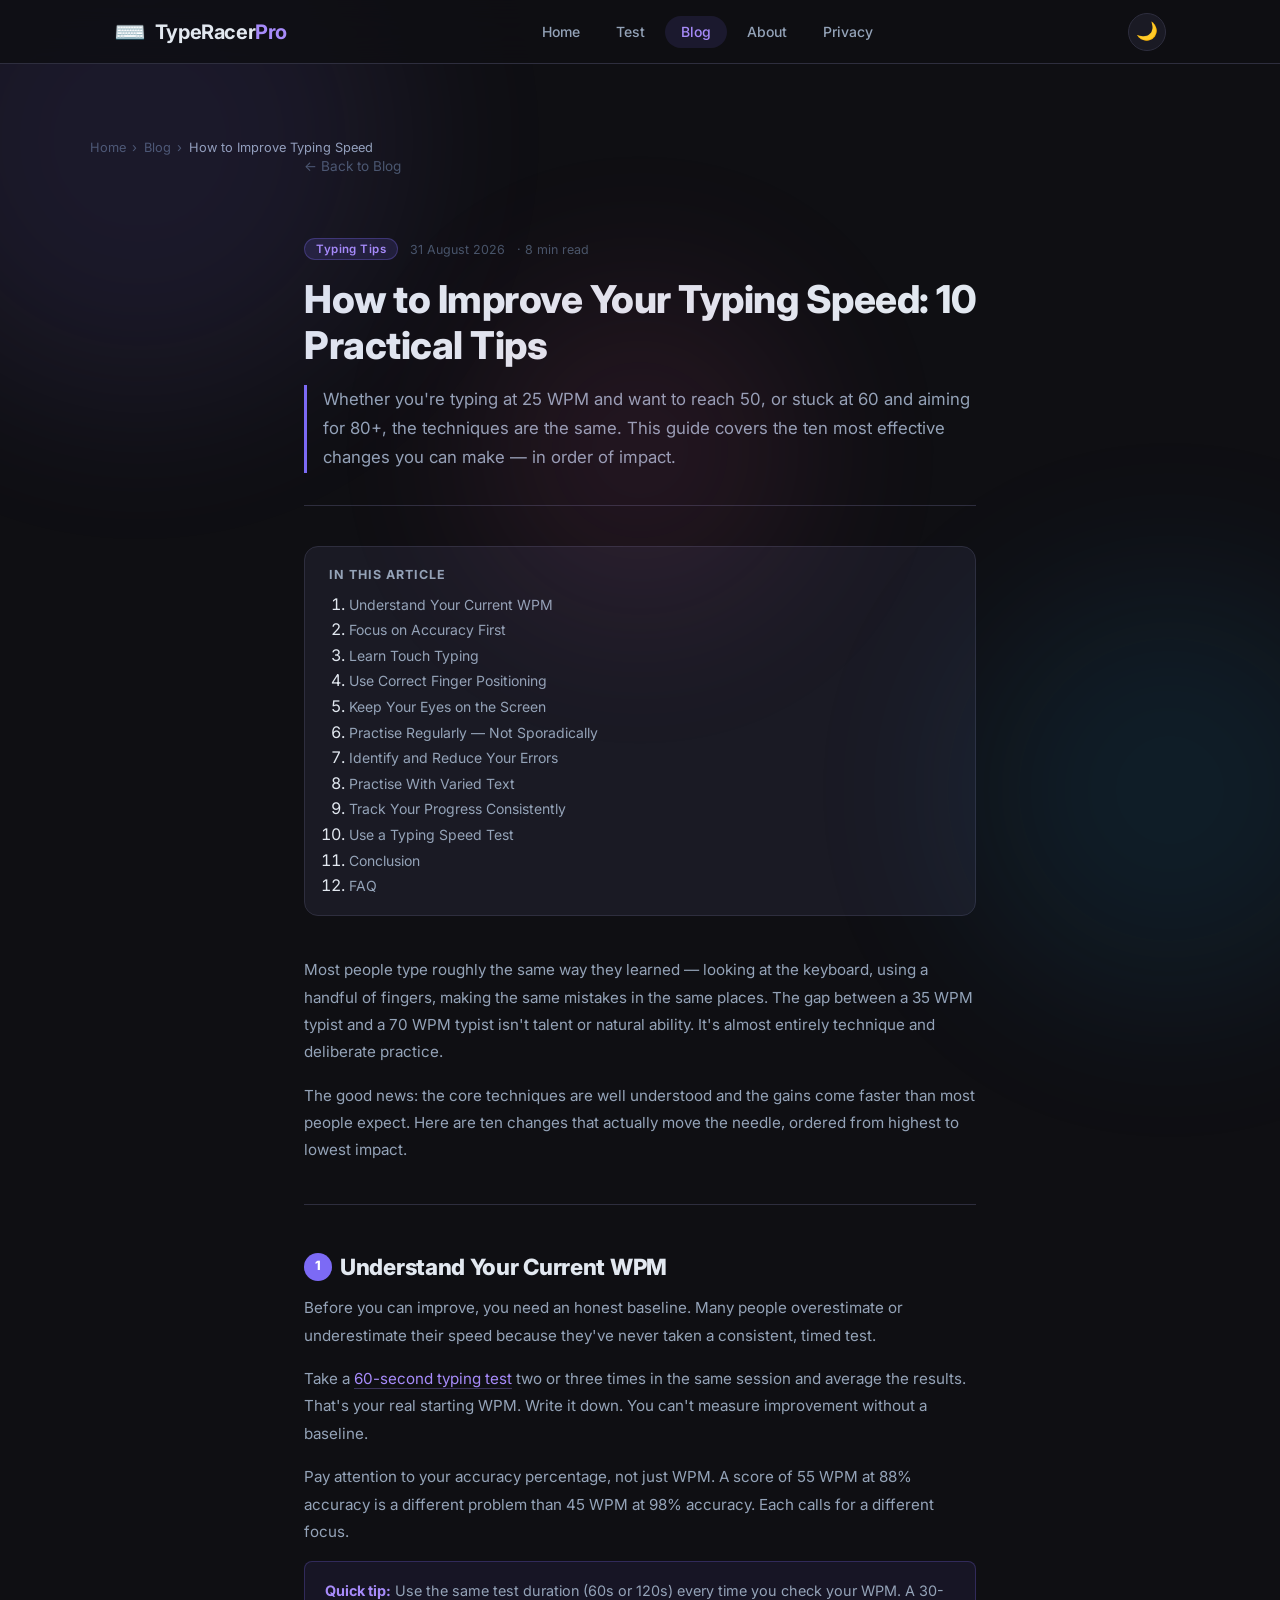
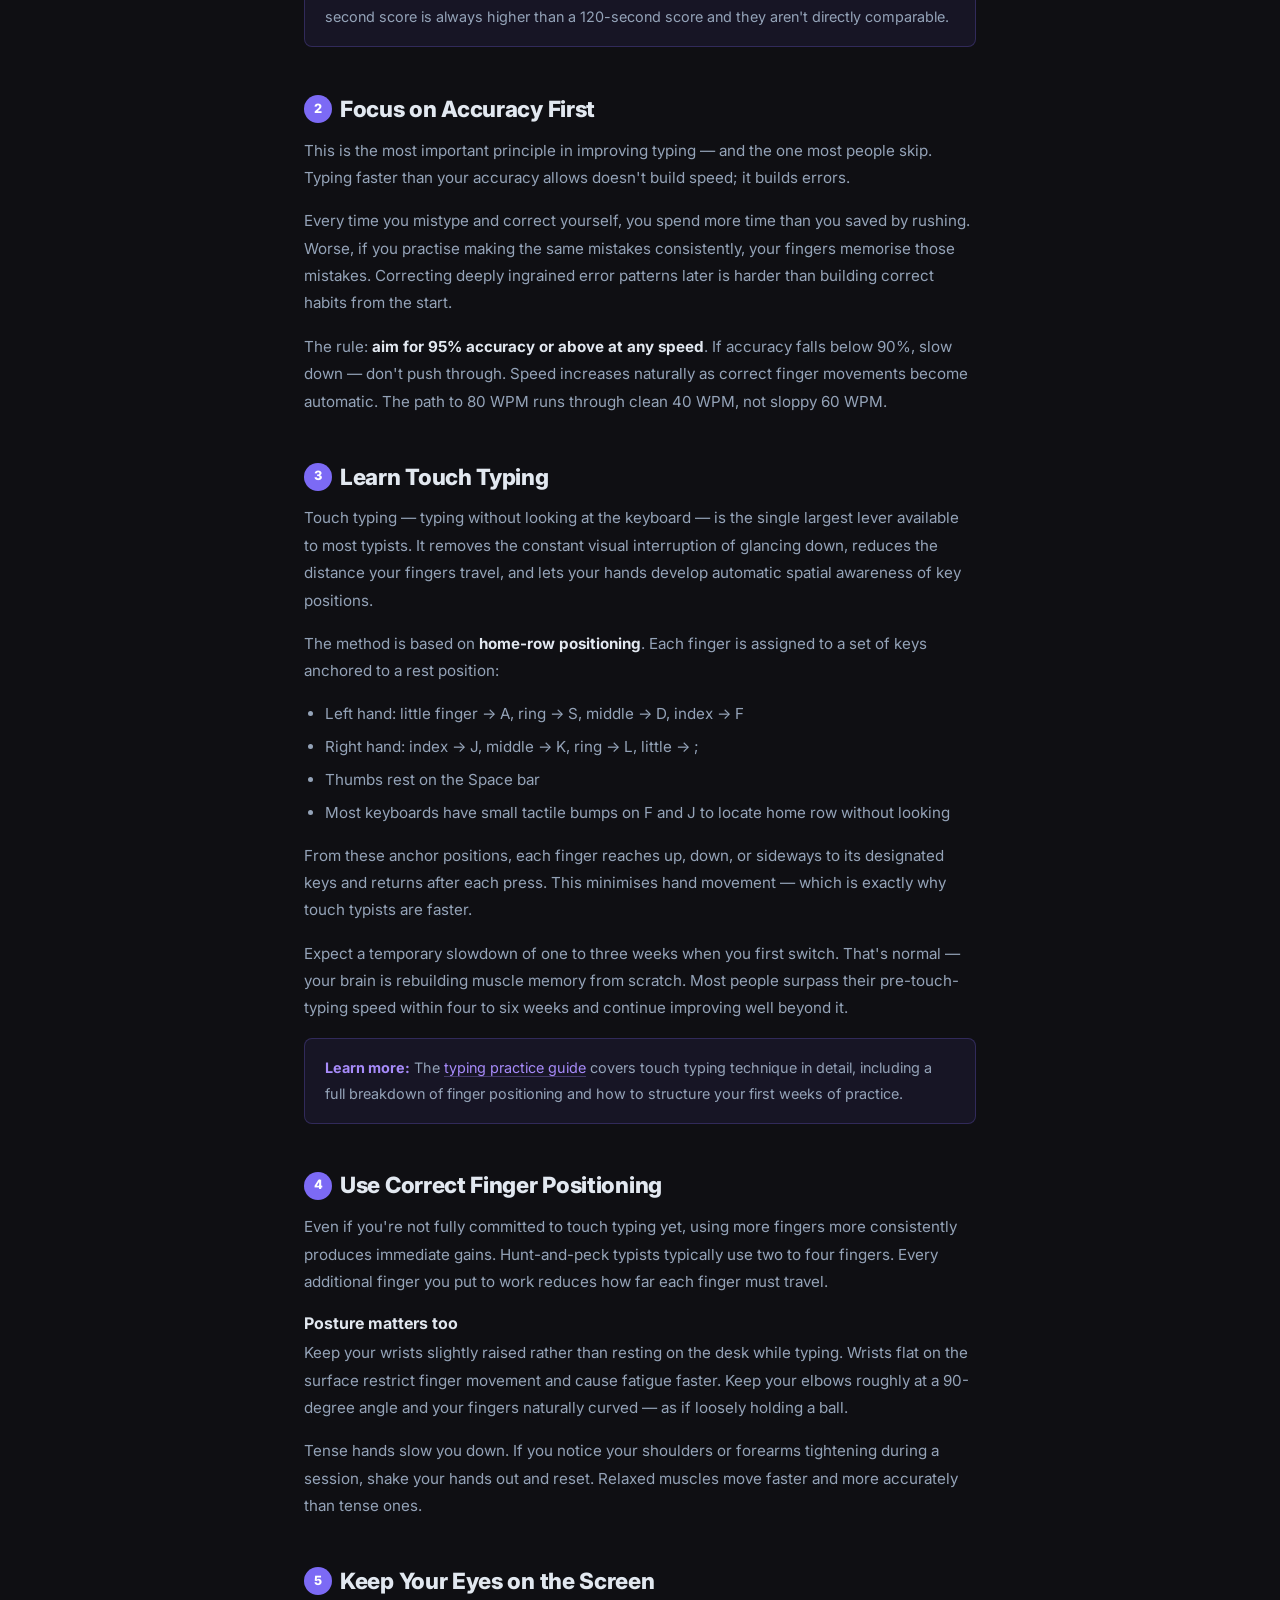
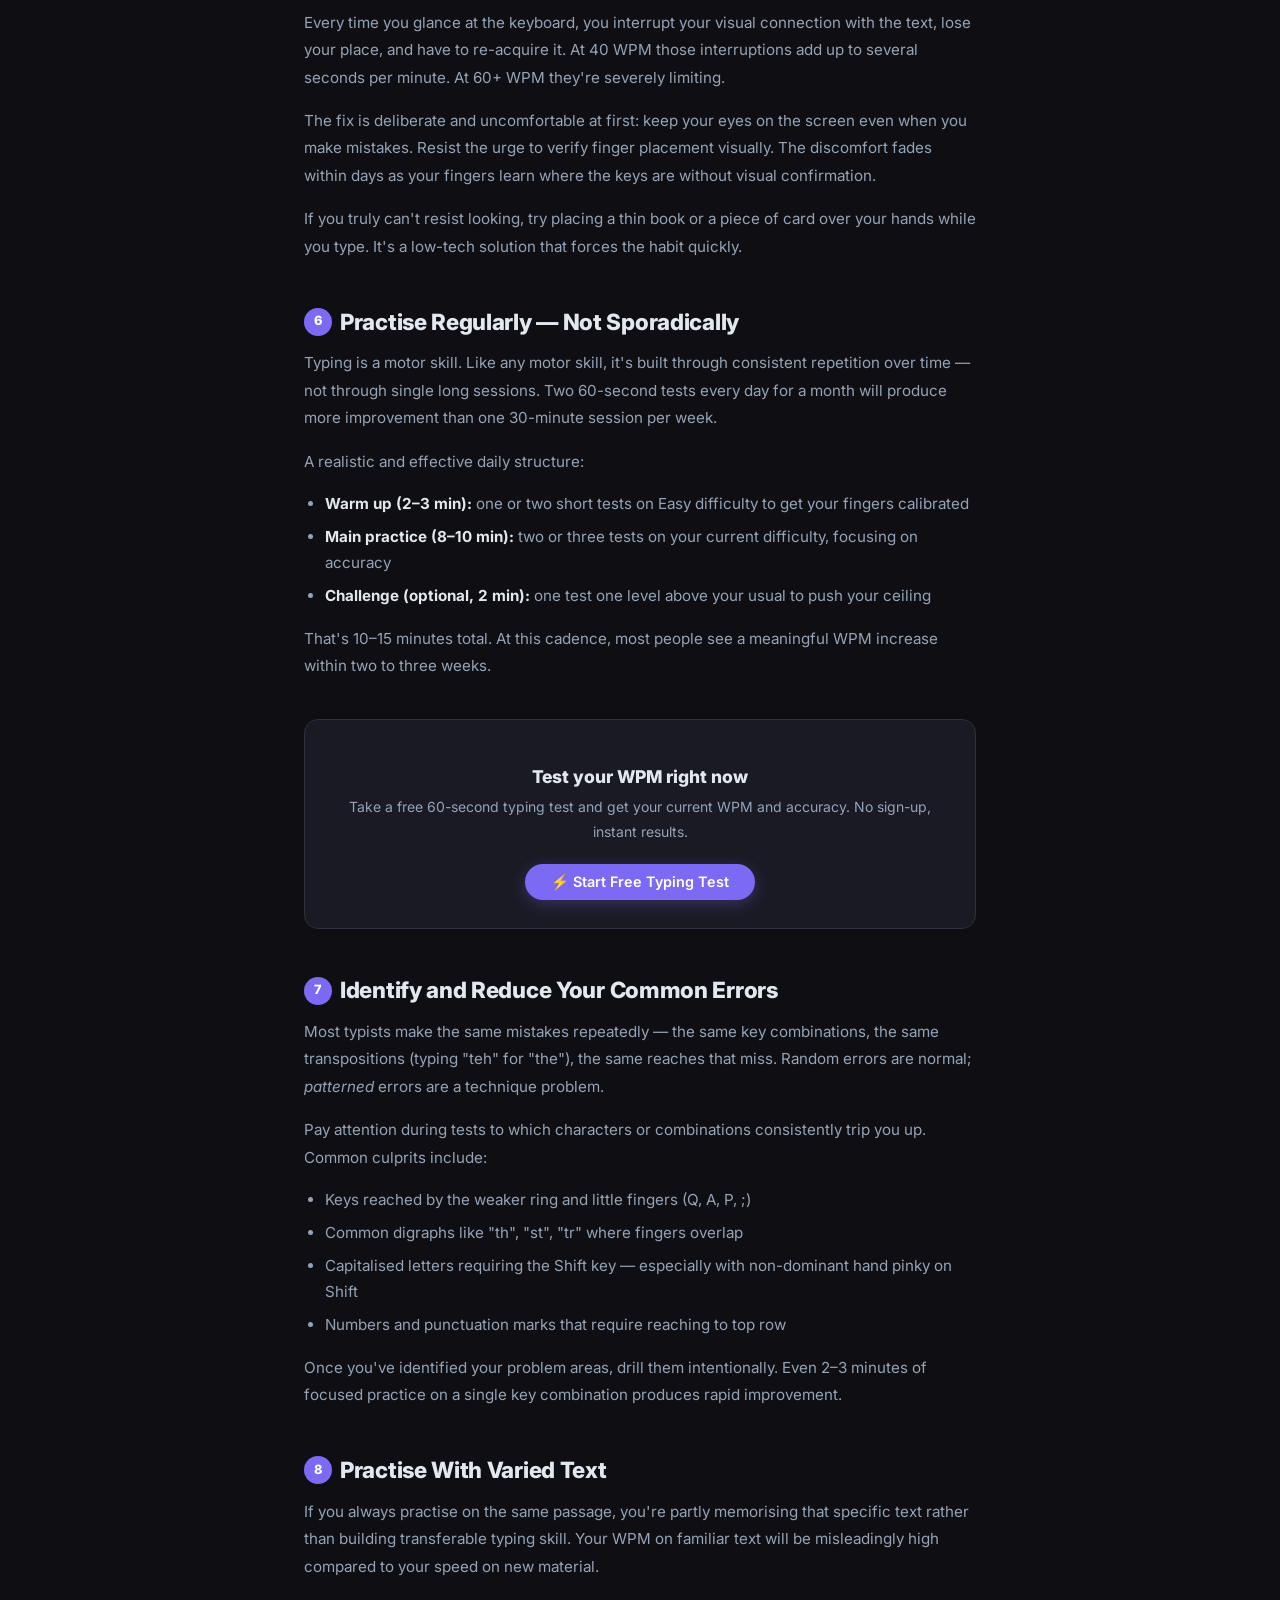
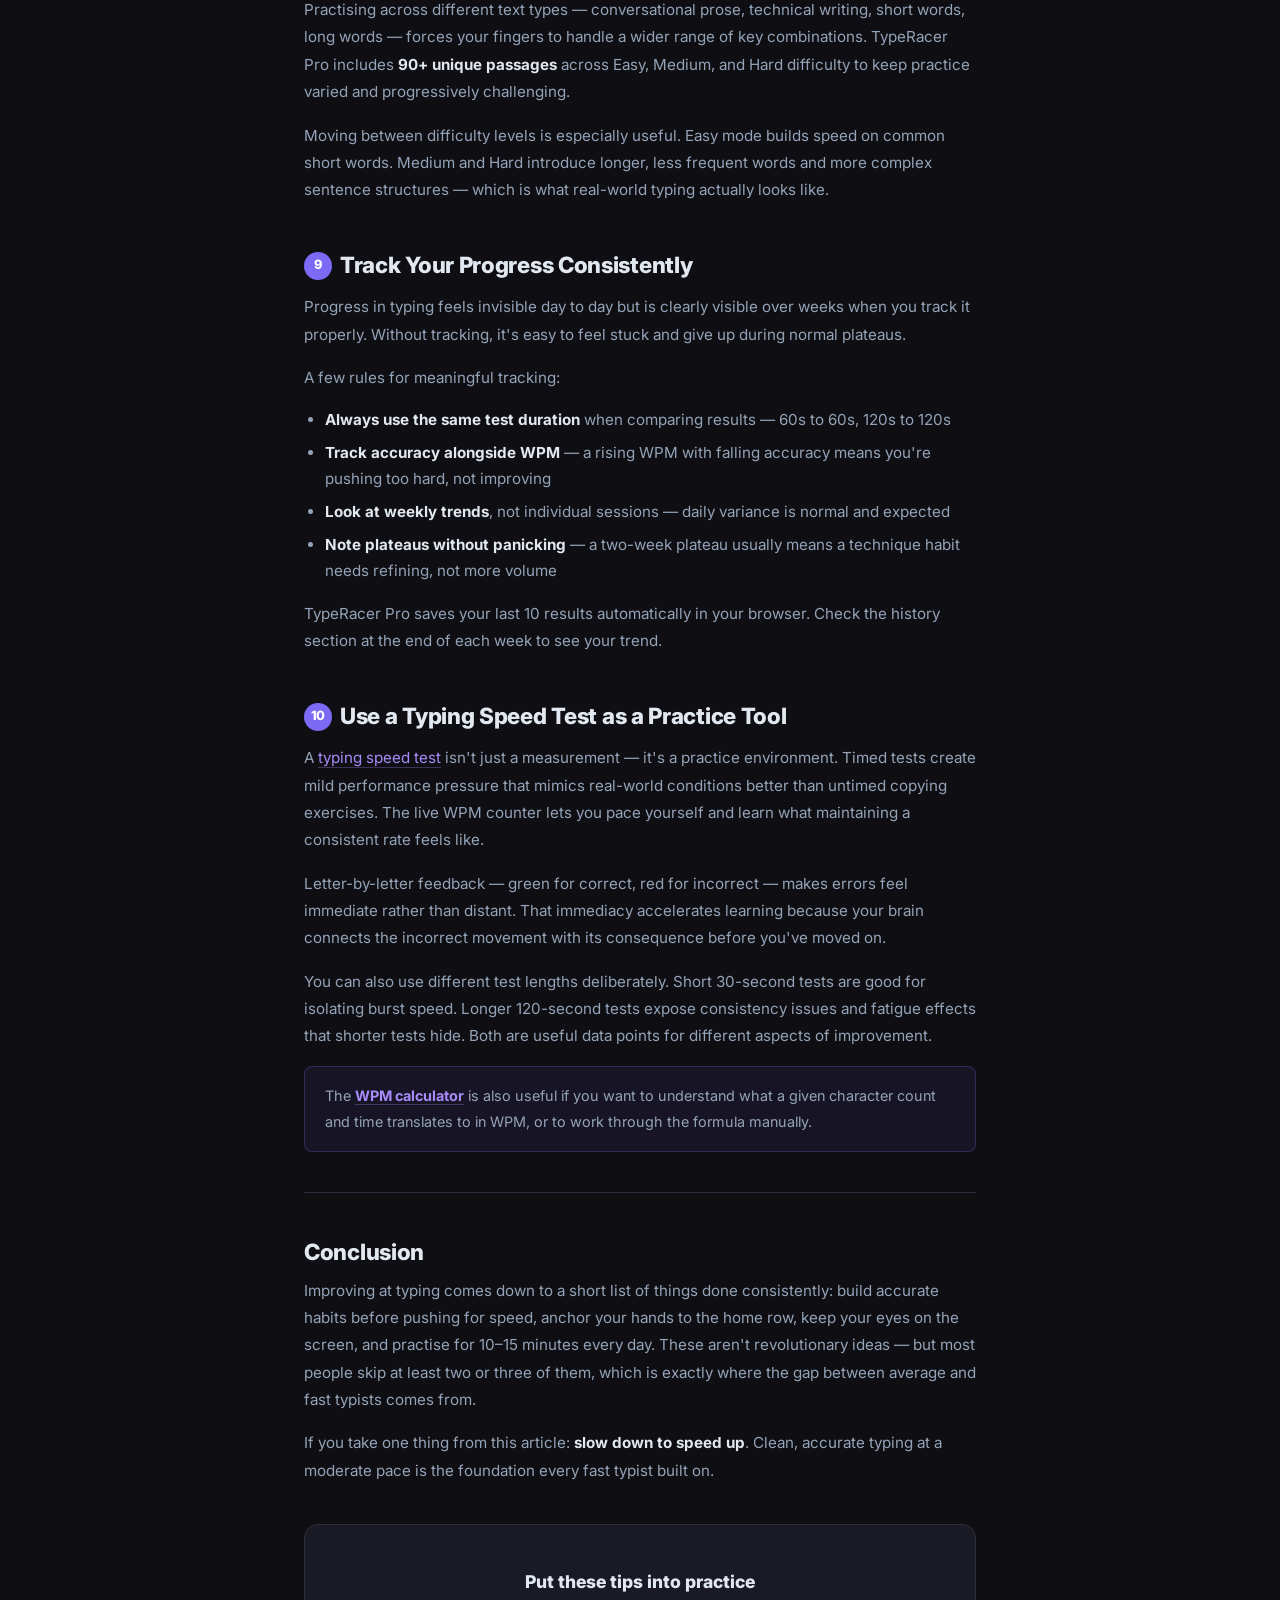
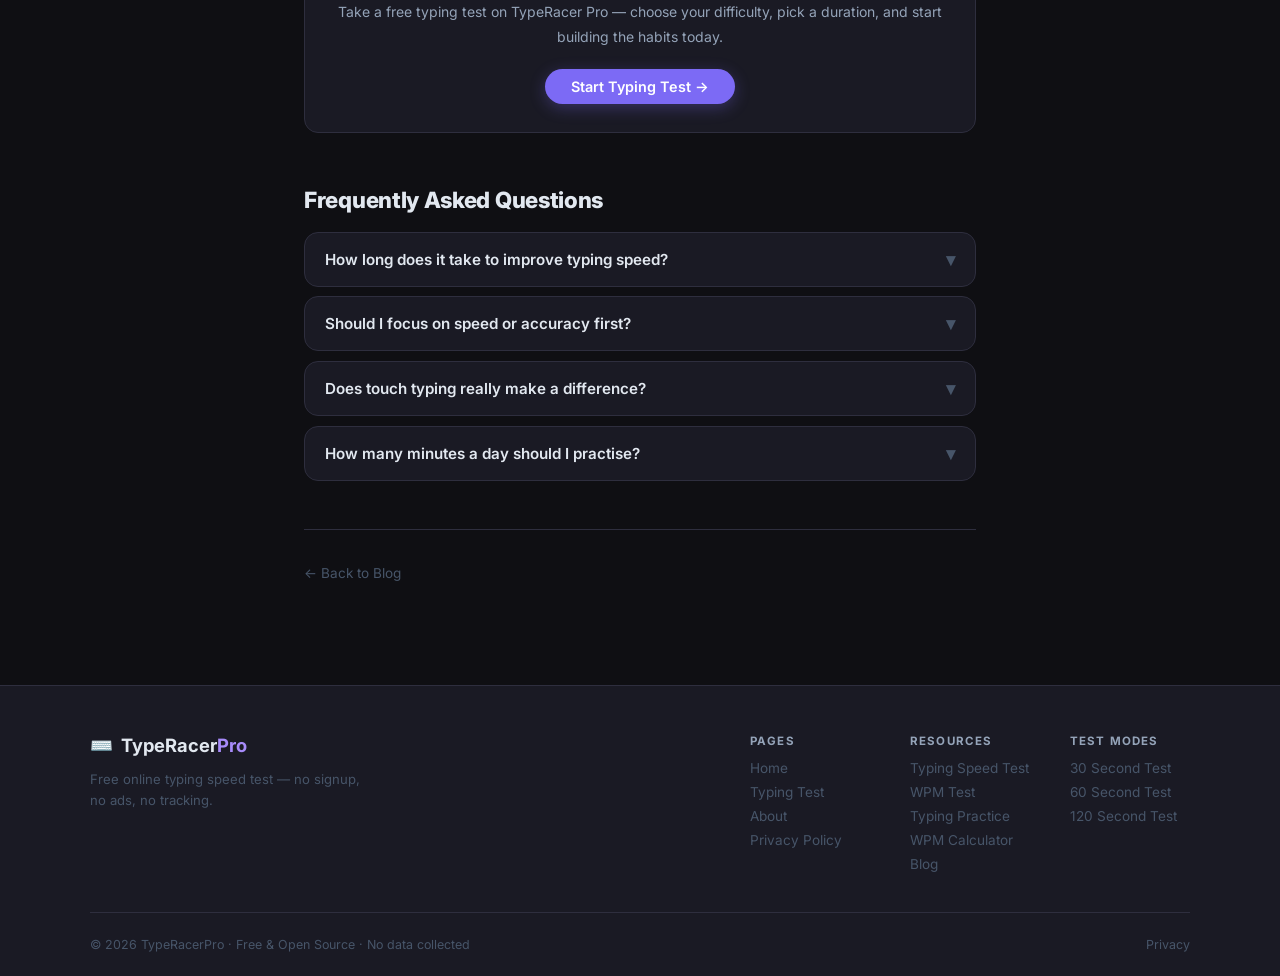
<file: blog/how-to-improve-typing-speed/index.html>
<!DOCTYPE html>
<html lang="en" data-theme="dark">
<head>
  <meta charset="UTF-8" />
  <meta name="viewport" content="width=device-width, initial-scale=1.0" />

  <!-- ═══ PRIMARY SEO ═══ -->
  <title>How to Improve Typing Speed: 10 Practical Tips | TypeRacer Pro</title>
  <meta name="description" content="Learn how to improve typing speed with practical techniques for WPM, accuracy, touch typing, keyboard practice and consistent training." />
  <meta name="author" content="TypeRacer Pro" />
  <meta name="robots" content="index, follow, max-snippet:-1, max-image-preview:large, max-video-preview:-1" />
  <link rel="canonical" href="https://typeracer-pro-web.vercel.app/blog/how-to-improve-typing-speed/" />

  <!-- ═══ OPEN GRAPH ═══ -->
  <meta property="og:type"        content="article" />
  <meta property="og:url"         content="https://typeracer-pro-web.vercel.app/blog/how-to-improve-typing-speed/" />
  <meta property="og:title"       content="How to Improve Typing Speed: 10 Practical Tips | TypeRacer Pro" />
  <meta property="og:description" content="Learn how to improve typing speed with practical techniques for WPM, accuracy, touch typing, keyboard practice and consistent training." />
  <meta property="og:site_name"   content="TypeRacer Pro" />
  <meta property="og:locale"      content="en_US" />
  <meta property="article:published_time" content="2026-08-31" />
  <meta property="article:section" content="Typing Tips" />

  <!-- ═══ TWITTER CARD ═══ -->
  <meta name="twitter:card"        content="summary_large_image" />
  <meta name="twitter:url"         content="https://typeracer-pro-web.vercel.app/blog/how-to-improve-typing-speed/" />
  <meta name="twitter:title"       content="How to Improve Typing Speed: 10 Practical Tips" />
  <meta name="twitter:description" content="Practical techniques for WPM, accuracy, touch typing, and consistent keyboard training." />

  <!-- ═══ THEME & APP META ═══ -->
  <meta name="theme-color" content="#7c6af5" />
  <link rel="icon" type="image/svg+xml" href="data:image/svg+xml,<svg xmlns='http://www.w3.org/2000/svg' viewBox='0 0 100 100'><text y='.9em' font-size='90'>⌨️</text></svg>" />

  <!-- ═══ SCHEMA.ORG – BreadcrumbList ═══ -->
  <script type="application/ld+json">
  {
    "@context": "https://schema.org",
    "@type": "BreadcrumbList",
    "itemListElement": [
      {
        "@type": "ListItem",
        "position": 1,
        "name": "Home",
        "item": "https://typeracer-pro-web.vercel.app/"
      },
      {
        "@type": "ListItem",
        "position": 2,
        "name": "Blog",
        "item": "https://typeracer-pro-web.vercel.app/blog/"
      },
      {
        "@type": "ListItem",
        "position": 3,
        "name": "How to Improve Your Typing Speed: 10 Practical Tips",
        "item": "https://typeracer-pro-web.vercel.app/blog/how-to-improve-typing-speed/"
      }
    ]
  }
  </script>

  <!-- ═══ SCHEMA.ORG – BlogPosting (Article) ═══ -->
  <script type="application/ld+json">
  {
    "@context": "https://schema.org",
    "@type": "BlogPosting",
    "headline": "How to Improve Your Typing Speed: 10 Practical Tips",
    "description": "Learn how to improve typing speed with practical techniques for WPM, accuracy, touch typing, keyboard practice and consistent training.",
    "url": "https://typeracer-pro-web.vercel.app/blog/how-to-improve-typing-speed/",
    "datePublished": "2026-08-31",
    "dateModified": "2026-08-31",
    "publisher": {
      "@type": "Organization",
      "name": "TypeRacer Pro",
      "url": "https://typeracer-pro-web.vercel.app/"
    },
    "mainEntityOfPage": {
      "@type": "WebPage",
      "@id": "https://typeracer-pro-web.vercel.app/blog/how-to-improve-typing-speed/"
    },
    "articleSection": "Typing Tips",
    "inLanguage": "en-US",
    "keywords": ["typing speed", "WPM", "touch typing", "typing practice", "improve typing"]
  }
  </script>

  <!-- ═══ SCHEMA.ORG – FAQPage ═══ -->
  <script type="application/ld+json">
  {
    "@context": "https://schema.org",
    "@type": "FAQPage",
    "mainEntity": [
      {
        "@type": "Question",
        "name": "How long does it take to improve typing speed?",
        "acceptedAnswer": {
          "@type": "Answer",
          "text": "Most people notice measurable improvement within two to four weeks of consistent daily practice. Moving from 30 WPM to 60 WPM typically takes several months. The rate depends heavily on technique, consistency, and whether you prioritise accuracy over raw speed from the start."
        }
      },
      {
        "@type": "Question",
        "name": "Should I focus on speed or accuracy first?",
        "acceptedAnswer": {
          "@type": "Answer",
          "text": "Always accuracy first. Typing fast with frequent errors reinforces incorrect patterns that become harder to fix later. Aim for 95% or higher accuracy at a comfortable pace, then let speed increase naturally as the correct movements become automatic."
        }
      },
      {
        "@type": "Question",
        "name": "Does touch typing really make a difference?",
        "acceptedAnswer": {
          "@type": "Answer",
          "text": "Yes, significantly. Touch typing — using all 10 fingers from home-row positions without looking at the keyboard — reduces the physical distance fingers travel and removes the mental overhead of locating keys visually. Most people who switch to touch typing surpass their previous speed within four to six weeks."
        }
      },
      {
        "@type": "Question",
        "name": "How many minutes a day should I practise?",
        "acceptedAnswer": {
          "@type": "Answer",
          "text": "10 to 15 focused minutes daily is enough for consistent improvement. Short, frequent sessions build muscle memory more effectively than occasional long ones. Even two or three 60-second tests per day adds up meaningfully over weeks."
        }
      }
    ]
  }
  </script>

  <!-- ═══ PERFORMANCE ═══ -->
  <link rel="dns-prefetch" href="https://fonts.googleapis.com" />
  <link rel="dns-prefetch" href="https://fonts.gstatic.com" />
  <link rel="preconnect" href="https://fonts.googleapis.com" />
  <link rel="preconnect" href="https://fonts.gstatic.com" crossorigin />
  <link rel="stylesheet" href="../../style.css" />
  <link rel="stylesheet" href="https://fonts.googleapis.com/css2?family=Inter:wght@300;400;500;600;700;800&display=swap" />

  <style>
    /* ── Article layout (scoped) ── */
    .article-wrap {
      max-width: 720px; margin: 0 auto;
      padding: 0 1.5rem 5rem;
    }
    .article-header {
      padding: 2.5rem 0 2rem;
      border-bottom: 1px solid var(--border);
      margin-bottom: 2.5rem;
    }
    .article-meta {
      display: flex; align-items: center; gap: 0.75rem;
      flex-wrap: wrap; margin-bottom: 1rem;
    }
    .article-cat {
      display: inline-block; padding: 0.2rem 0.7rem;
      background: rgba(124,106,245,0.15); border: 1px solid rgba(124,106,245,0.3);
      border-radius: 50px; font-size: 0.72rem; font-weight: 600;
      color: var(--accent2); letter-spacing: 0.04em; text-decoration: none;
    }
    .article-date, .article-read-time {
      font-size: 0.78rem; color: var(--text-muted);
    }
    .article-title {
      font-size: clamp(1.75rem, 4vw, 2.4rem);
      font-weight: 800; line-height: 1.2;
      letter-spacing: -0.5px; margin-bottom: 1rem;
    }
    .article-intro {
      font-size: 1.05rem; color: var(--text-secondary);
      line-height: 1.75; border-left: 3px solid var(--accent);
      padding-left: 1rem; margin-bottom: 0;
    }

    /* Table of contents */
    .toc {
      background: var(--surface); border: 1px solid var(--border);
      border-radius: var(--radius); padding: 1.25rem 1.5rem;
      margin-bottom: 2.5rem;
    }
    .toc-title {
      font-size: 0.78rem; font-weight: 700; color: var(--text-secondary);
      text-transform: uppercase; letter-spacing: 0.08em;
      margin-bottom: 0.75rem;
    }
    .toc ol {
      list-style: decimal; padding-left: 1.25rem;
      display: flex; flex-direction: column; gap: 0.35rem;
    }
    .toc a {
      font-size: 0.875rem; color: var(--text-secondary);
      text-decoration: none; transition: color var(--transition);
    }
    .toc a:hover { color: var(--accent2); }

    /* Article body */
    .article-body { line-height: 1; }
    .article-body section { margin-bottom: 2.5rem; }
    .article-body h2 {
      font-size: clamp(1.15rem, 2.5vw, 1.4rem);
      font-weight: 800; margin-bottom: 0.85rem;
      padding-top: 0.5rem; letter-spacing: -0.3px;
      display: flex; align-items: center; gap: 0.5rem;
    }
    .article-body h3 {
      font-size: 1rem; font-weight: 700;
      margin: 1.25rem 0 0.5rem; color: var(--text-primary);
    }
    .article-body p {
      font-size: 0.95rem; color: var(--text-secondary);
      line-height: 1.8; margin-bottom: 1rem;
    }
    .article-body p:last-child { margin-bottom: 0; }
    .article-body ul, .article-body ol {
      padding-left: 1.3rem; margin-bottom: 1rem;
      display: flex; flex-direction: column; gap: 0.45rem;
    }
    .article-body li {
      font-size: 0.95rem; color: var(--text-secondary); line-height: 1.7;
    }
    .article-body li strong { color: var(--text-primary); }
    .article-body a {
      color: var(--accent2); text-decoration: none;
      border-bottom: 1px solid rgba(167,139,250,0.3);
      transition: border-color var(--transition), color var(--transition);
    }
    .article-body a:hover { color: var(--accent); border-color: var(--accent); }
    /* Buttons inside article body must not inherit link colour */
    .article-body .btn { color: #fff; border-bottom: none; }
    .article-body .btn:hover { color: #fff; border-bottom: none; }
    .article-body strong { color: var(--text-primary); }

    /* Tip number badge */
    .tip-num {
      display: inline-flex; align-items: center; justify-content: center;
      width: 28px; height: 28px; border-radius: 50%;
      background: var(--accent); color: #fff;
      font-size: 0.8rem; font-weight: 800; flex-shrink: 0;
    }

    /* Callout box */
    .callout {
      background: rgba(124,106,245,0.08);
      border: 1px solid rgba(124,106,245,0.25);
      border-radius: var(--radius-sm); padding: 1rem 1.25rem;
      margin: 1rem 0;
    }
    .callout p { margin-bottom: 0 !important; font-size: 0.9rem; }
    .callout strong { color: var(--accent2); }

    /* Divider */
    .article-divider {
      border: none; border-top: 1px solid var(--border);
      margin: 2.5rem 0;
    }

    /* CTA inline */
    .article-cta {
      background: var(--surface); border: 1px solid var(--border);
      border-radius: var(--radius); padding: 1.75rem;
      text-align: center; margin: 2.5rem 0;
    }
    .article-cta h3 {
      font-size: 1.1rem; font-weight: 800; margin-bottom: 0.5rem;
    }
    .article-cta p {
      font-size: 0.875rem; color: var(--text-secondary);
      margin-bottom: 1.25rem;
    }

    /* FAQ section */
    .article-faq { margin-top: 3rem; }

    /* Back to blog */
    .back-link {
      display: inline-flex; align-items: center; gap: 0.4rem;
      font-size: 0.85rem; color: var(--text-muted); text-decoration: none;
      margin-bottom: 1.5rem; transition: color var(--transition);
    }
    .back-link:hover { color: var(--accent2); }
  </style>
</head>
<body>

  <!-- Animated background blobs -->
  <div class="bg-blob blob1"></div>
  <div class="bg-blob blob2"></div>
  <div class="bg-blob blob3"></div>

  <!-- ══════════════════════════════
       NAVBAR
  ══════════════════════════════ -->
  <nav class="navbar" id="navbar">
    <div class="nav-inner">
      <a href="/" class="nav-logo" aria-label="TypeRacer Pro Home">
        <span class="logo-icon">⌨️</span>
        <span class="logo-text">TypeRacer<span class="logo-accent">Pro</span></span>
      </a>
      <ul class="nav-links" id="nav-links">
        <li><a class="nav-link" href="/">Home</a></li>
        <li><a class="nav-link" href="/#test">Test</a></li>
        <li><a class="nav-link active" href="/blog/">Blog</a></li>
        <li><a class="nav-link" href="/#about">About</a></li>
        <li><a class="nav-link" href="/#privacy">Privacy</a></li>
      </ul>
      <div class="nav-controls">
        <button class="theme-toggle" id="theme-toggle" aria-label="Toggle theme">
          <span class="theme-icon" id="theme-icon">🌙</span>
        </button>
        <button class="hamburger" id="hamburger" aria-label="Toggle menu">
          <span></span><span></span><span></span>
        </button>
      </div>
    </div>
    <div class="mobile-menu" id="mobile-menu">
      <a class="mobile-link" href="/">Home</a>
      <a class="mobile-link" href="/#test">Test</a>
      <a class="mobile-link active" href="/blog/">Blog</a>
      <a class="mobile-link" href="/#about">About</a>
      <a class="mobile-link" href="/#privacy">Privacy</a>
    </div>
  </nav>

  <!-- ══════════════════════════════
       MAIN CONTENT
  ══════════════════════════════ -->
  <main style="padding-top: var(--nav-h);">

    <!-- ── BREADCRUMB ── -->
    <nav class="lp-breadcrumb" aria-label="Breadcrumb">
      <div class="lp-breadcrumb-inner">
        <ol>
          <li><a href="/">Home</a></li>
          <li aria-hidden="true">›</li>
          <li><a href="/blog/">Blog</a></li>
          <li aria-hidden="true">›</li>
          <li aria-current="page">How to Improve Typing Speed</li>
        </ol>
      </div>
    </nav>

    <!-- ── ARTICLE ── -->
    <div class="article-wrap">

      <a href="/blog/" class="back-link">← Back to Blog</a>

      <article>

        <!-- Article Header -->
        <header class="article-header">
          <div class="article-meta">
            <a href="/blog/" class="article-cat">Typing Tips</a>
            <span class="article-date">31 August 2026</span>
            <span class="article-read-time">· 8 min read</span>
          </div>
          <h1 class="article-title">
            How to Improve Your Typing Speed: 10 Practical Tips
          </h1>
          <p class="article-intro">
            Whether you're typing at 25 WPM and want to reach 50, or stuck at
            60 and aiming for 80+, the techniques are the same. This guide covers
            the ten most effective changes you can make — in order of impact.
          </p>
        </header>

        <!-- Table of Contents -->
        <nav class="toc" aria-label="Table of contents">
          <p class="toc-title">In this article</p>
          <ol>
            <li><a href="#understand-your-wpm">Understand Your Current WPM</a></li>
            <li><a href="#accuracy-first">Focus on Accuracy First</a></li>
            <li><a href="#touch-typing">Learn Touch Typing</a></li>
            <li><a href="#finger-position">Use Correct Finger Positioning</a></li>
            <li><a href="#eyes-on-screen">Keep Your Eyes on the Screen</a></li>
            <li><a href="#regular-practice">Practise Regularly — Not Sporadically</a></li>
            <li><a href="#reduce-errors">Identify and Reduce Your Errors</a></li>
            <li><a href="#varied-text">Practise With Varied Text</a></li>
            <li><a href="#track-progress">Track Your Progress Consistently</a></li>
            <li><a href="#use-a-test">Use a Typing Speed Test</a></li>
            <li><a href="#conclusion">Conclusion</a></li>
            <li><a href="#faq">FAQ</a></li>
          </ol>
        </nav>

        <!-- Article Body -->
        <div class="article-body">

          <!-- Introduction -->
          <section>
            <p>
              Most people type roughly the same way they learned — looking at the
              keyboard, using a handful of fingers, making the same mistakes in
              the same places. The gap between a 35 WPM typist and a 70 WPM typist
              isn't talent or natural ability. It's almost entirely technique and
              deliberate practice.
            </p>
            <p>
              The good news: the core techniques are well understood and the gains
              come faster than most people expect. Here are ten changes that
              actually move the needle, ordered from highest to lowest impact.
            </p>
          </section>

          <hr class="article-divider" />

          <!-- Tip 1 -->
          <section id="understand-your-wpm">
            <h2><span class="tip-num">1</span> Understand Your Current WPM</h2>
            <p>
              Before you can improve, you need an honest baseline. Many people
              overestimate or underestimate their speed because they've never taken
              a consistent, timed test.
            </p>
            <p>
              Take a <a href="https://typeracer-pro-web.vercel.app/#test">60-second
              typing test</a> two or three times in the same session and average
              the results. That's your real starting WPM. Write it down. You can't
              measure improvement without a baseline.
            </p>
            <p>
              Pay attention to your accuracy percentage, not just WPM. A score of
              55 WPM at 88% accuracy is a different problem than 45 WPM at 98%
              accuracy. Each calls for a different focus.
            </p>
            <div class="callout">
              <p><strong>Quick tip:</strong> Use the same test duration (60s or 120s)
              every time you check your WPM. A 30-second score is always higher than
              a 120-second score and they aren't directly comparable.</p>
            </div>
          </section>

          <!-- Tip 2 -->
          <section id="accuracy-first">
            <h2><span class="tip-num">2</span> Focus on Accuracy First</h2>
            <p>
              This is the most important principle in improving typing — and the one
              most people skip. Typing faster than your accuracy allows doesn't build
              speed; it builds errors.
            </p>
            <p>
              Every time you mistype and correct yourself, you spend more time than
              you saved by rushing. Worse, if you practise making the same mistakes
              consistently, your fingers memorise those mistakes. Correcting deeply
              ingrained error patterns later is harder than building correct habits
              from the start.
            </p>
            <p>
              The rule: <strong>aim for 95% accuracy or above at any speed</strong>.
              If accuracy falls below 90%, slow down — don't push through. Speed
              increases naturally as correct finger movements become automatic.
              The path to 80 WPM runs through clean 40 WPM, not sloppy 60 WPM.
            </p>
          </section>

          <!-- Tip 3 -->
          <section id="touch-typing">
            <h2><span class="tip-num">3</span> Learn Touch Typing</h2>
            <p>
              Touch typing — typing without looking at the keyboard — is the single
              largest lever available to most typists. It removes the constant
              visual interruption of glancing down, reduces the distance your
              fingers travel, and lets your hands develop automatic spatial
              awareness of key positions.
            </p>
            <p>
              The method is based on <strong>home-row positioning</strong>. Each
              finger is assigned to a set of keys anchored to a rest position:
            </p>
            <ul>
              <li>Left hand: little finger → A, ring → S, middle → D, index → F</li>
              <li>Right hand: index → J, middle → K, ring → L, little → ;</li>
              <li>Thumbs rest on the Space bar</li>
              <li>Most keyboards have small tactile bumps on F and J to locate
                  home row without looking</li>
            </ul>
            <p>
              From these anchor positions, each finger reaches up, down, or sideways
              to its designated keys and returns after each press. This minimises
              hand movement — which is exactly why touch typists are faster.
            </p>
            <p>
              Expect a temporary slowdown of one to three weeks when you first
              switch. That's normal — your brain is rebuilding muscle memory from
              scratch. Most people surpass their pre-touch-typing speed within
              four to six weeks and continue improving well beyond it.
            </p>
            <div class="callout">
              <p><strong>Learn more:</strong> The
              <a href="/typing-practice/">typing practice guide</a> covers touch
              typing technique in detail, including a full breakdown of finger
              positioning and how to structure your first weeks of practice.</p>
            </div>
          </section>

          <!-- Tip 4 -->
          <section id="finger-position">
            <h2><span class="tip-num">4</span> Use Correct Finger Positioning</h2>
            <p>
              Even if you're not fully committed to touch typing yet, using more
              fingers more consistently produces immediate gains. Hunt-and-peck
              typists typically use two to four fingers. Every additional finger
              you put to work reduces how far each finger must travel.
            </p>
            <h3>Posture matters too</h3>
            <p>
              Keep your wrists slightly raised rather than resting on the desk
              while typing. Wrists flat on the surface restrict finger movement
              and cause fatigue faster. Keep your elbows roughly at a 90-degree
              angle and your fingers naturally curved — as if loosely holding
              a ball.
            </p>
            <p>
              Tense hands slow you down. If you notice your shoulders or forearms
              tightening during a session, shake your hands out and reset.
              Relaxed muscles move faster and more accurately than tense ones.
            </p>
          </section>

          <!-- Tip 5 -->
          <section id="eyes-on-screen">
            <h2><span class="tip-num">5</span> Keep Your Eyes on the Screen</h2>
            <p>
              Every time you glance at the keyboard, you interrupt your visual
              connection with the text, lose your place, and have to re-acquire
              it. At 40 WPM those interruptions add up to several seconds per
              minute. At 60+ WPM they're severely limiting.
            </p>
            <p>
              The fix is deliberate and uncomfortable at first: keep your eyes
              on the screen even when you make mistakes. Resist the urge to
              verify finger placement visually. The discomfort fades within days
              as your fingers learn where the keys are without visual confirmation.
            </p>
            <p>
              If you truly can't resist looking, try placing a thin book or a
              piece of card over your hands while you type. It's a low-tech
              solution that forces the habit quickly.
            </p>
          </section>

          <!-- Tip 6 -->
          <section id="regular-practice">
            <h2><span class="tip-num">6</span> Practise Regularly — Not Sporadically</h2>
            <p>
              Typing is a motor skill. Like any motor skill, it's built through
              consistent repetition over time — not through single long sessions.
              Two 60-second tests every day for a month will produce more
              improvement than one 30-minute session per week.
            </p>
            <p>
              A realistic and effective daily structure:
            </p>
            <ul>
              <li><strong>Warm up (2–3 min):</strong> one or two short tests on
                  Easy difficulty to get your fingers calibrated</li>
              <li><strong>Main practice (8–10 min):</strong> two or three tests
                  on your current difficulty, focusing on accuracy</li>
              <li><strong>Challenge (optional, 2 min):</strong> one test one
                  level above your usual to push your ceiling</li>
            </ul>
            <p>
              That's 10–15 minutes total. At this cadence, most people see a
              meaningful WPM increase within two to three weeks.
            </p>
          </section>

          <!-- Mid-article CTA -->
          <div class="article-cta">
            <h3>Test your WPM right now</h3>
            <p>Take a free 60-second typing test and get your current WPM and accuracy.
               No sign-up, instant results.</p>
            <a href="https://typeracer-pro-web.vercel.app/#test" class="btn btn-primary">
              ⚡ Start Free Typing Test
            </a>
          </div>

          <!-- Tip 7 -->
          <section id="reduce-errors">
            <h2><span class="tip-num">7</span> Identify and Reduce Your Common Errors</h2>
            <p>
              Most typists make the same mistakes repeatedly — the same key
              combinations, the same transpositions (typing "teh" for "the"),
              the same reaches that miss. Random errors are normal; <em>patterned</em>
              errors are a technique problem.
            </p>
            <p>
              Pay attention during tests to which characters or combinations
              consistently trip you up. Common culprits include:
            </p>
            <ul>
              <li>Keys reached by the weaker ring and little fingers (Q, A, P, ;)</li>
              <li>Common digraphs like "th", "st", "tr" where fingers overlap</li>
              <li>Capitalised letters requiring the Shift key — especially with
                  non-dominant hand pinky on Shift</li>
              <li>Numbers and punctuation marks that require reaching to top row</li>
            </ul>
            <p>
              Once you've identified your problem areas, drill them intentionally.
              Even 2–3 minutes of focused practice on a single key combination
              produces rapid improvement.
            </p>
          </section>

          <!-- Tip 8 -->
          <section id="varied-text">
            <h2><span class="tip-num">8</span> Practise With Varied Text</h2>
            <p>
              If you always practise on the same passage, you're partly memorising
              that specific text rather than building transferable typing skill.
              Your WPM on familiar text will be misleadingly high compared to your
              speed on new material.
            </p>
            <p>
              Practising across different text types — conversational prose,
              technical writing, short words, long words — forces your fingers to
              handle a wider range of key combinations. TypeRacer Pro includes
              <strong>90+ unique passages</strong> across Easy, Medium, and Hard
              difficulty to keep practice varied and progressively challenging.
            </p>
            <p>
              Moving between difficulty levels is especially useful. Easy mode
              builds speed on common short words. Medium and Hard introduce
              longer, less frequent words and more complex sentence structures —
              which is what real-world typing actually looks like.
            </p>
          </section>

          <!-- Tip 9 -->
          <section id="track-progress">
            <h2><span class="tip-num">9</span> Track Your Progress Consistently</h2>
            <p>
              Progress in typing feels invisible day to day but is clearly visible
              over weeks when you track it properly. Without tracking, it's easy
              to feel stuck and give up during normal plateaus.
            </p>
            <p>
              A few rules for meaningful tracking:
            </p>
            <ul>
              <li><strong>Always use the same test duration</strong> when comparing
                  results — 60s to 60s, 120s to 120s</li>
              <li><strong>Track accuracy alongside WPM</strong> — a rising WPM
                  with falling accuracy means you're pushing too hard, not improving</li>
              <li><strong>Look at weekly trends</strong>, not individual sessions —
                  daily variance is normal and expected</li>
              <li><strong>Note plateaus without panicking</strong> — a two-week
                  plateau usually means a technique habit needs refining, not
                  more volume</li>
            </ul>
            <p>
              TypeRacer Pro saves your last 10 results automatically in your
              browser. Check the history section at the end of each week to
              see your trend.
            </p>
          </section>

          <!-- Tip 10 -->
          <section id="use-a-test">
            <h2><span class="tip-num">10</span> Use a Typing Speed Test as a Practice Tool</h2>
            <p>
              A <a href="/typing-speed-test/">typing speed test</a> isn't just
              a measurement — it's a practice environment. Timed tests create
              mild performance pressure that mimics real-world conditions better
              than untimed copying exercises. The live WPM counter lets you pace
              yourself and learn what maintaining a consistent rate feels like.
            </p>
            <p>
              Letter-by-letter feedback — green for correct, red for incorrect —
              makes errors feel immediate rather than distant. That immediacy
              accelerates learning because your brain connects the incorrect
              movement with its consequence before you've moved on.
            </p>
            <p>
              You can also use different test lengths deliberately. Short 30-second
              tests are good for isolating burst speed. Longer 120-second tests
              expose consistency issues and fatigue effects that shorter tests hide.
              Both are useful data points for different aspects of improvement.
            </p>
            <div class="callout">
              <p>The <a href="/typing-speed-calculator/"><strong>WPM calculator</strong></a>
              is also useful if you want to understand what a given character count
              and time translates to in WPM, or to work through the formula manually.</p>
            </div>
          </section>

          <hr class="article-divider" />

          <!-- Conclusion -->
          <section id="conclusion">
            <h2>Conclusion</h2>
            <p>
              Improving at typing comes down to a short list of things done
              consistently: build accurate habits before pushing for speed, anchor
              your hands to the home row, keep your eyes on the screen, and practise
              for 10–15 minutes every day. These aren't revolutionary ideas — but
              most people skip at least two or three of them, which is exactly
              where the gap between average and fast typists comes from.
            </p>
            <p>
              If you take one thing from this article: <strong>slow down to speed
              up</strong>. Clean, accurate typing at a moderate pace is the
              foundation every fast typist built on.
            </p>
          </section>

          <!-- Final CTA -->
          <div class="article-cta">
            <h3>Put these tips into practice</h3>
            <p>
              Take a free typing test on TypeRacer Pro — choose your difficulty,
              pick a duration, and start building the habits today.
            </p>
            <a href="https://typeracer-pro-web.vercel.app/#test" class="btn btn-primary">
              Start Typing Test →
            </a>
          </div>

          <!-- FAQ -->
          <section class="article-faq" id="faq">
            <h2>Frequently Asked Questions</h2>

            <div class="faq-list" style="margin-top: 1.25rem;">

              <div class="faq-item">
                <button class="faq-q" aria-expanded="false">
                  <span>How long does it take to improve typing speed?</span>
                  <span class="faq-arrow">▾</span>
                </button>
                <div class="faq-a" hidden>
                  <p>Most people notice measurable improvement within <strong>two to four weeks</strong> of consistent daily practice. Moving from 30 WPM to 60 WPM typically takes several months. The rate depends heavily on technique and consistency.</p>
                </div>
              </div>

              <div class="faq-item">
                <button class="faq-q" aria-expanded="false">
                  <span>Should I focus on speed or accuracy first?</span>
                  <span class="faq-arrow">▾</span>
                </button>
                <div class="faq-a" hidden>
                  <p><strong>Always accuracy first.</strong> Typing fast with frequent errors reinforces incorrect patterns. Aim for 95%+ accuracy at a comfortable pace, then let speed increase naturally as correct movements become automatic.</p>
                </div>
              </div>

              <div class="faq-item">
                <button class="faq-q" aria-expanded="false">
                  <span>Does touch typing really make a difference?</span>
                  <span class="faq-arrow">▾</span>
                </button>
                <div class="faq-a" hidden>
                  <p>Yes, significantly. Touch typing reduces finger travel distance and removes the visual overhead of finding keys. Most people who switch <strong>surpass their previous speed within four to six weeks</strong> despite the initial slowdown.</p>
                </div>
              </div>

              <div class="faq-item">
                <button class="faq-q" aria-expanded="false">
                  <span>How many minutes a day should I practise?</span>
                  <span class="faq-arrow">▾</span>
                </button>
                <div class="faq-a" hidden>
                  <p><strong>10 to 15 focused minutes daily</strong> is enough for consistent improvement. Short, frequent sessions build muscle memory more effectively than occasional long ones.</p>
                </div>
              </div>

            </div>
          </section>

        </div><!-- /.article-body -->
      </article>

      <!-- Back to Blog -->
      <div style="margin-top: 3rem; padding-top: 2rem; border-top: 1px solid var(--border);">
        <a href="/blog/" class="back-link">← Back to Blog</a>
      </div>

    </div><!-- /.article-wrap -->
  </main>

  <!-- ══════════════════════════════
       FOOTER
  ══════════════════════════════ -->
  <footer class="footer" role="contentinfo">
    <div class="footer-inner">
      <div class="footer-top">
        <div class="footer-brand">
          <div class="footer-logo">
            <span aria-hidden="true">⌨️</span>
            <span>TypeRacer<span class="logo-accent">Pro</span></span>
          </div>
          <p class="footer-tagline">Free online typing speed test — no signup, no ads, no tracking.</p>
        </div>
        <nav class="footer-nav" aria-label="Footer navigation">
          <div class="footer-nav-col">
            <span class="footer-nav-heading">Pages</span>
            <a href="/">Home</a>
            <a href="/#test">Typing Test</a>
            <a href="/#about">About</a>
            <a href="/#privacy">Privacy Policy</a>
          </div>
          <div class="footer-nav-col">
            <span class="footer-nav-heading">Resources</span>
            <a href="/typing-speed-test/">Typing Speed Test</a>
            <a href="/wpm-test/">WPM Test</a>
            <a href="/typing-practice/">Typing Practice</a>
            <a href="/typing-speed-calculator/">WPM Calculator</a>
            <a href="/blog/">Blog</a>
          </div>
          <div class="footer-nav-col">
            <span class="footer-nav-heading">Test Modes</span>
            <a href="/#test">30 Second Test</a>
            <a href="/#test">60 Second Test</a>
            <a href="/#test">120 Second Test</a>
          </div>
        </nav>
      </div>
      <div class="footer-bottom">
        <p class="footer-copy">© 2026 TypeRacerPro · Free &amp; Open Source · No data collected</p>
        <div class="footer-bottom-links">
          <a href="/#privacy">Privacy</a>
        </div>
      </div>
    </div>
  </footer>

  <script>
    // ── Theme ─────────────────────────────────
    const $html   = document.documentElement;
    const $toggle = document.getElementById('theme-toggle');
    const $icon   = document.getElementById('theme-icon');
    function setTheme(t) {
      $html.setAttribute('data-theme', t);
      $icon.textContent = t === 'dark' ? '🌙' : '☀️';
      localStorage.setItem('typeracer_theme', t);
    }
    setTheme(localStorage.getItem('typeracer_theme') || 'dark');
    $toggle.addEventListener('click', () =>
      setTheme($html.getAttribute('data-theme') === 'dark' ? 'light' : 'dark')
    );
    // ── Mobile Hamburger ──────────────────────
    const $hamburger  = document.getElementById('hamburger');
    const $mobileMenu = document.getElementById('mobile-menu');
    $hamburger.addEventListener('click', () => {
      const open = $mobileMenu.classList.toggle('open');
      $hamburger.classList.toggle('open', open);
    });
    document.addEventListener('click', (e) => {
      if (!$hamburger.contains(e.target) && !$mobileMenu.contains(e.target)) {
        $mobileMenu.classList.remove('open');
        $hamburger.classList.remove('open');
      }
    });
    // ── FAQ Accordion ─────────────────────────
    document.querySelectorAll('.faq-q').forEach(btn => {
      btn.addEventListener('click', () => {
        const item   = btn.closest('.faq-item');
        const isOpen = btn.getAttribute('aria-expanded') === 'true';
        document.querySelectorAll('.faq-item').forEach(i => {
          i.classList.remove('open');
          i.querySelector('.faq-q').setAttribute('aria-expanded', 'false');
          i.querySelector('.faq-a').hidden = true;
        });
        if (!isOpen) {
          item.classList.add('open');
          btn.setAttribute('aria-expanded', 'true');
          item.querySelector('.faq-a').hidden = false;
        }
      });
    });
  </script>
</body>
</html>
</file>
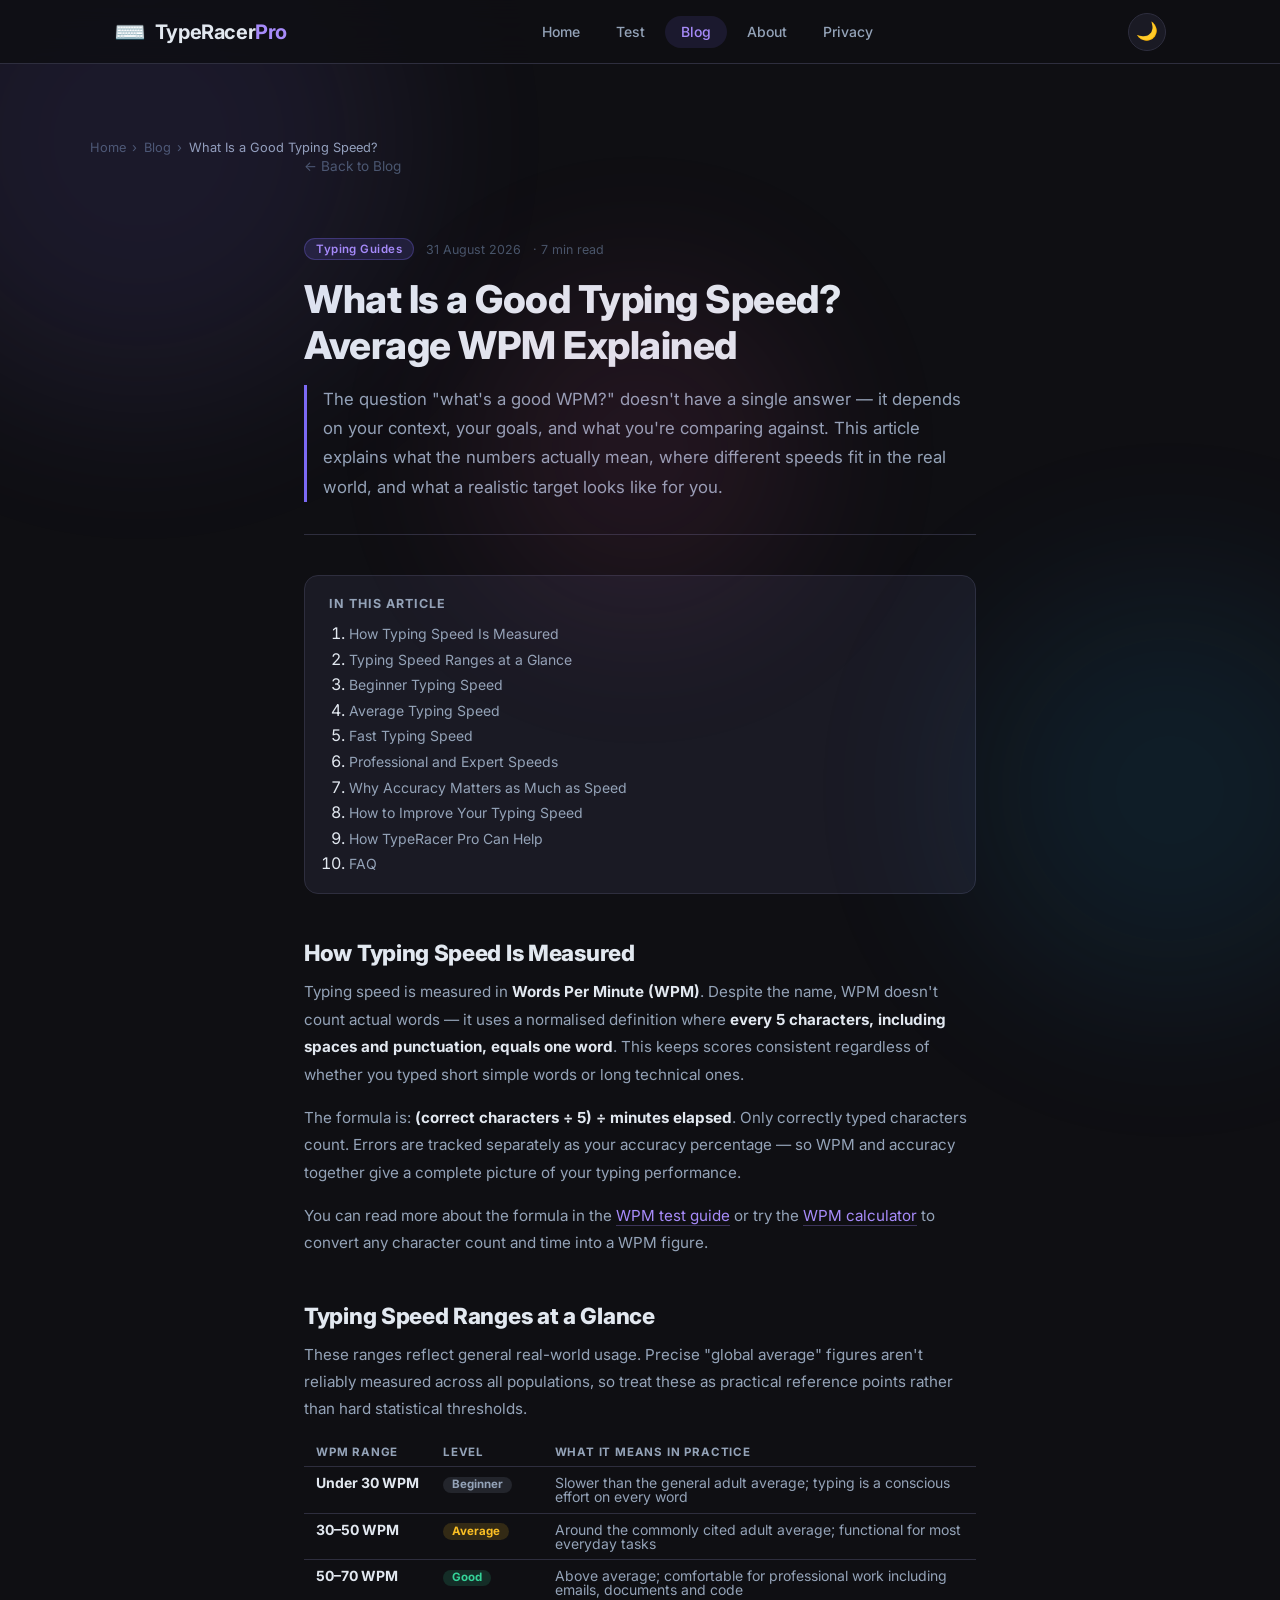
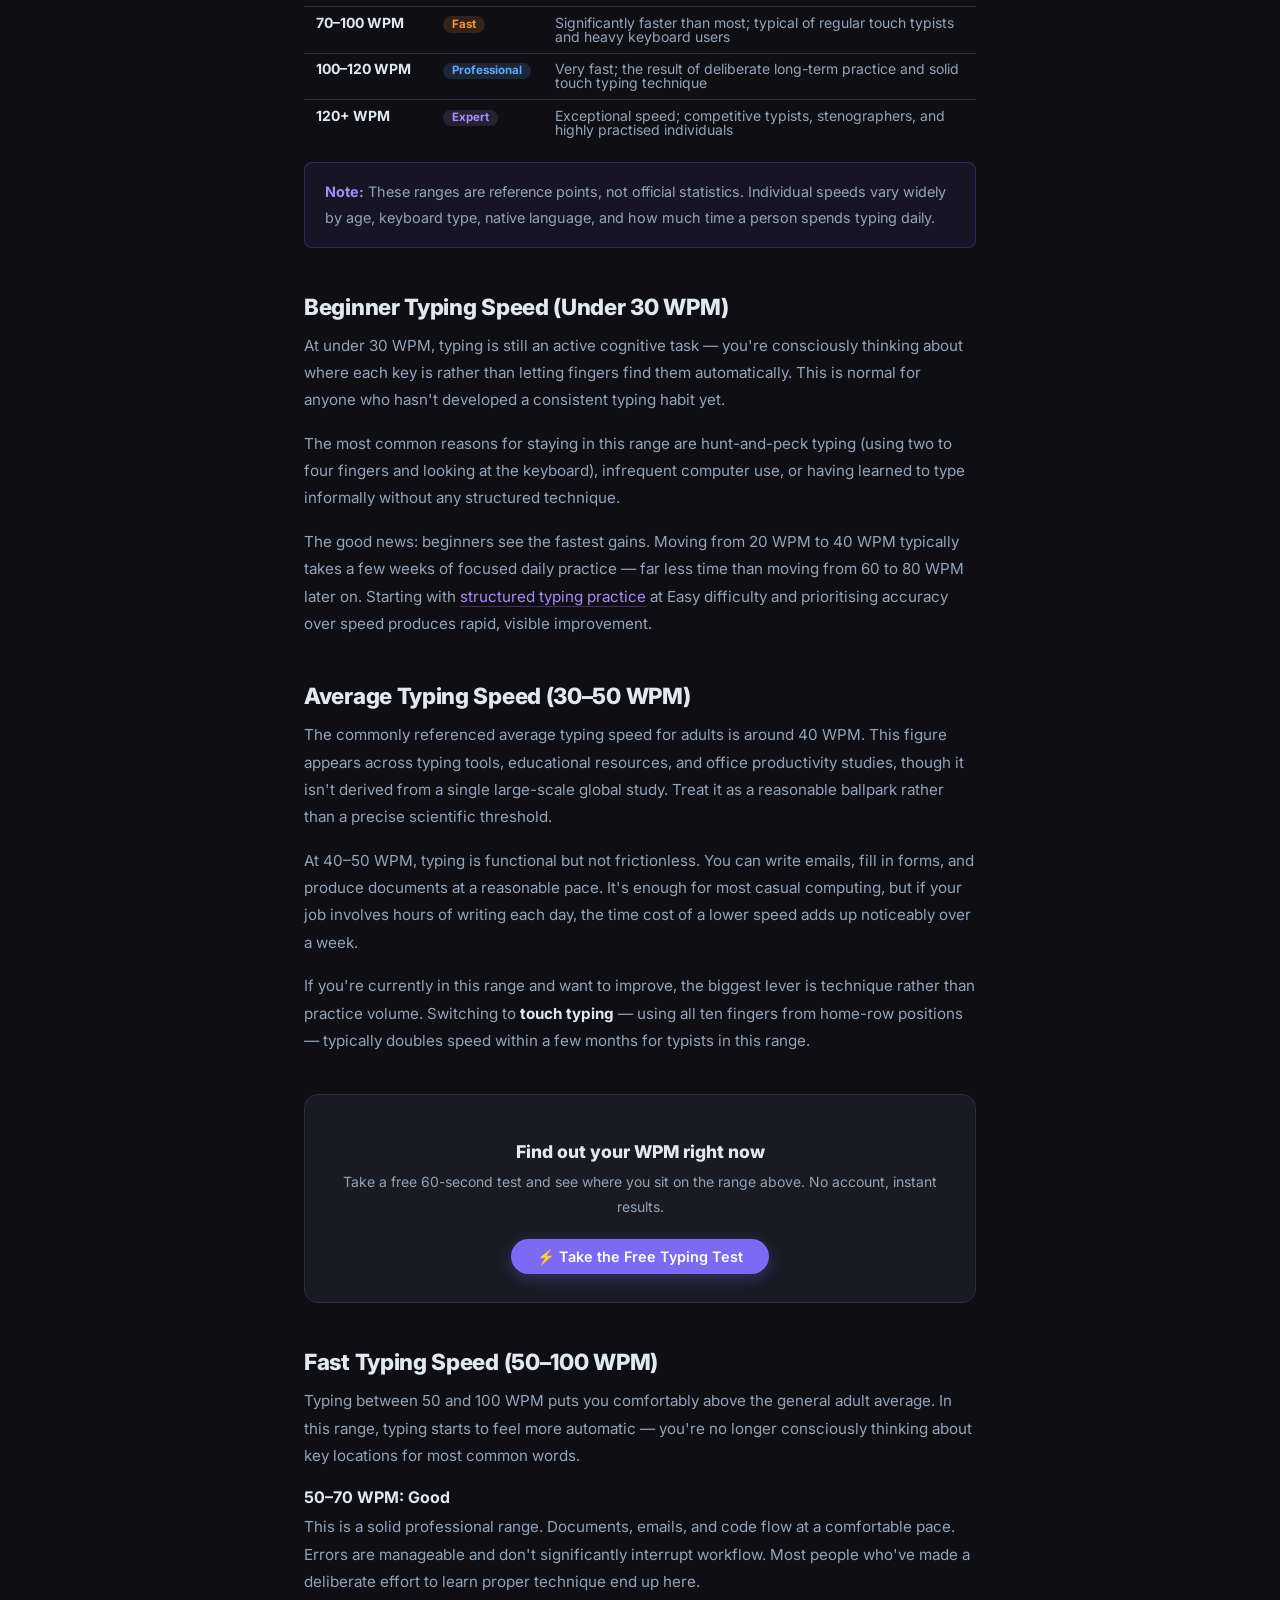
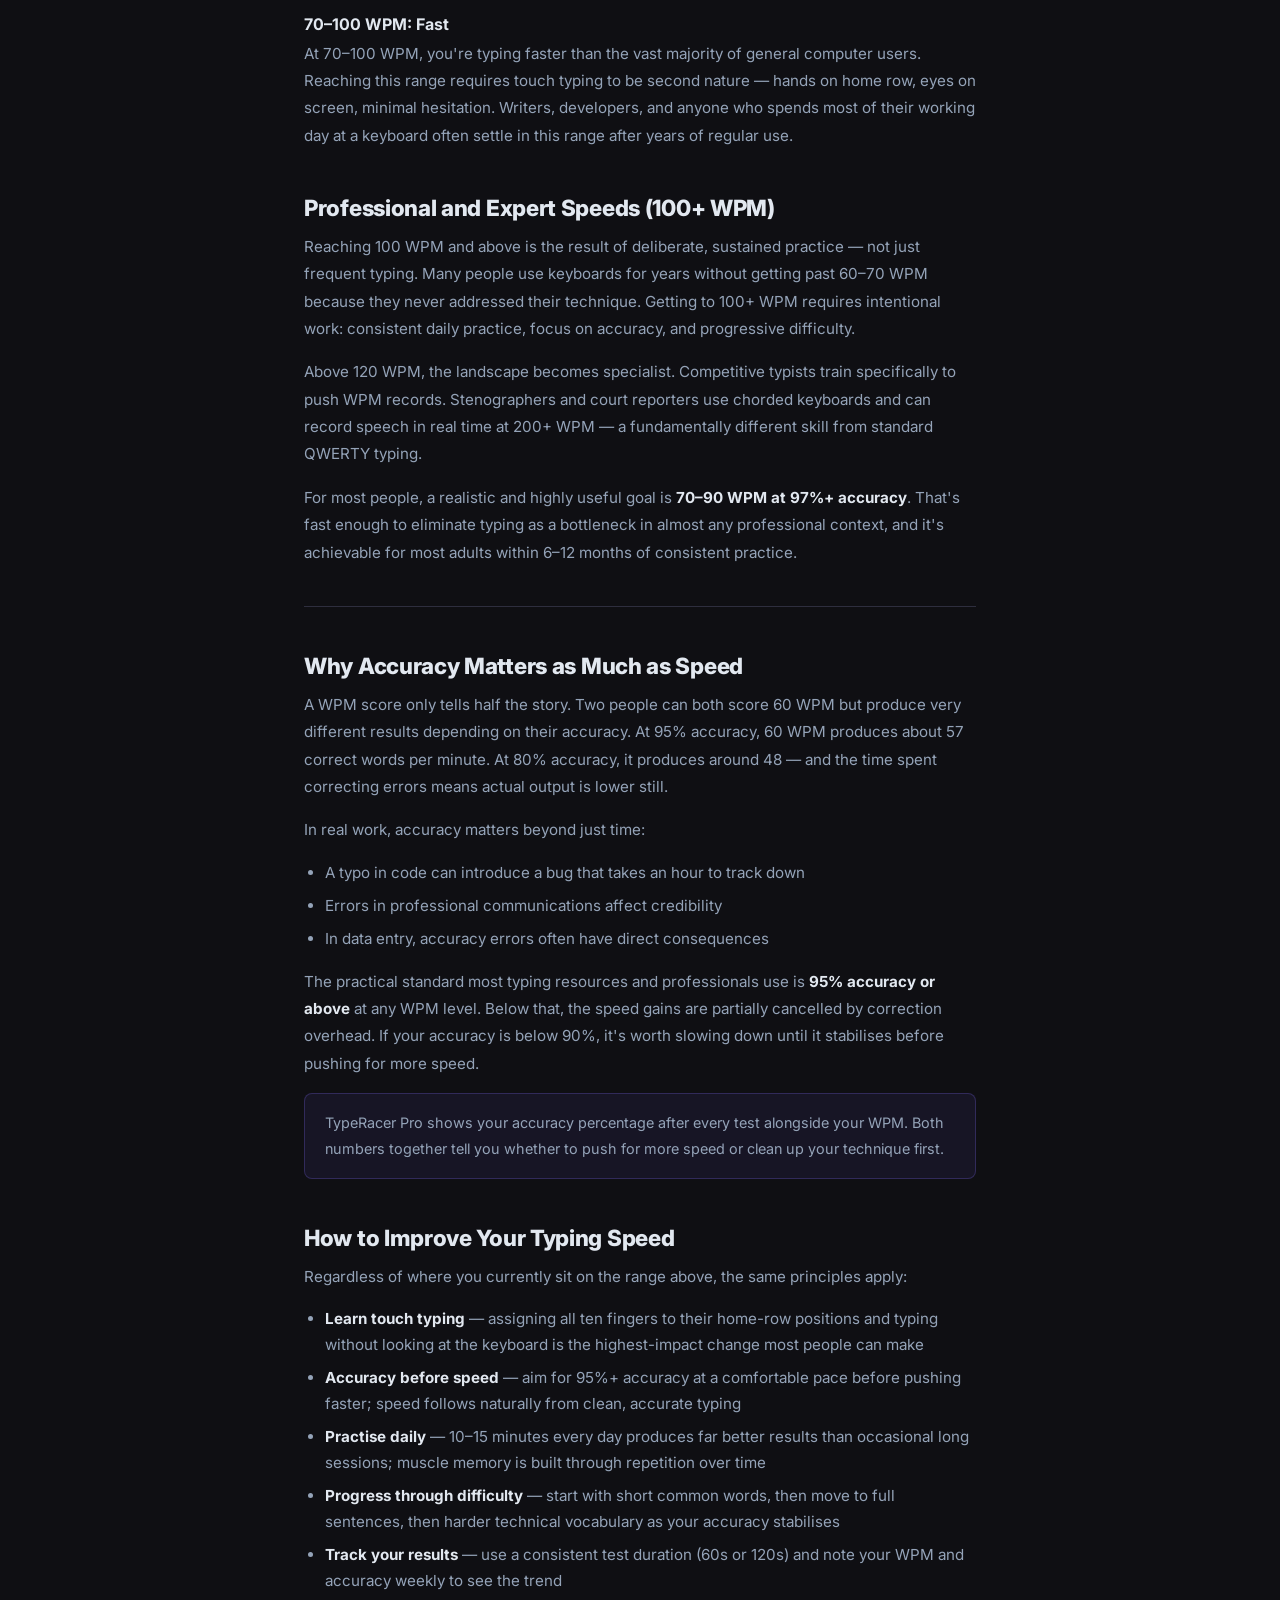
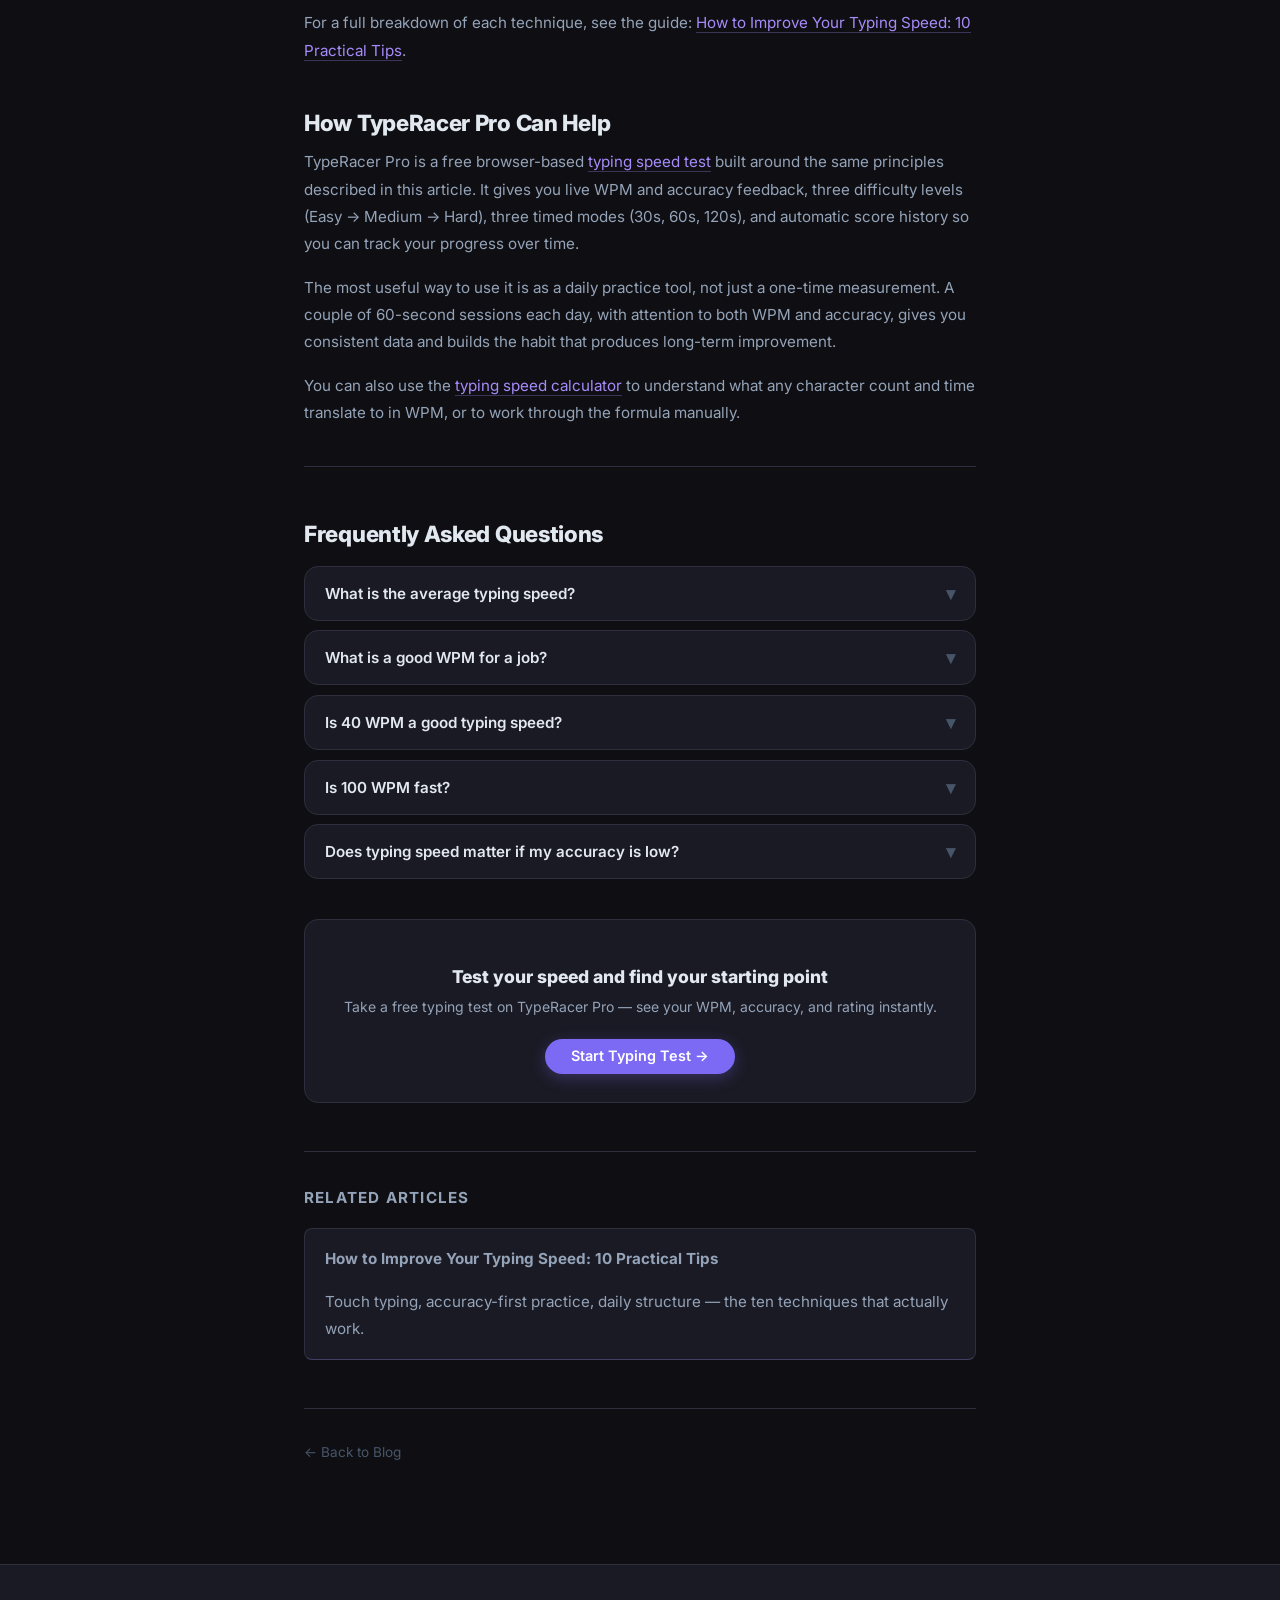
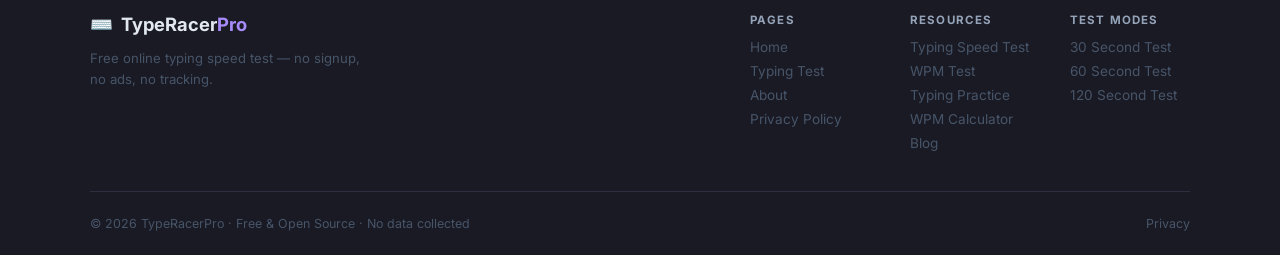
<file: blog/what-is-a-good-typing-speed/index.html>
<!DOCTYPE html>
<html lang="en" data-theme="dark">
<head>
  <meta charset="UTF-8" />
  <meta name="viewport" content="width=device-width, initial-scale=1.0" />

  <!-- ═══ PRIMARY SEO ═══ -->
  <title>What Is a Good Typing Speed? Average WPM Explained | TypeRacer Pro</title>
  <meta name="description" content="What is a good typing speed? Learn how WPM is measured, what different typing speeds mean and how to improve your typing performance." />
  <meta name="author" content="TypeRacer Pro" />
  <meta name="robots" content="index, follow, max-snippet:-1, max-image-preview:large, max-video-preview:-1" />
  <link rel="canonical" href="https://typeracer-pro-web.vercel.app/blog/what-is-a-good-typing-speed/" />

  <!-- ═══ OPEN GRAPH ═══ -->
  <meta property="og:type"        content="article" />
  <meta property="og:url"         content="https://typeracer-pro-web.vercel.app/blog/what-is-a-good-typing-speed/" />
  <meta property="og:title"       content="What Is a Good Typing Speed? Average WPM Explained | TypeRacer Pro" />
  <meta property="og:description" content="What is a good typing speed? Learn how WPM is measured, what different typing speeds mean and how to improve your typing performance." />
  <meta property="og:site_name"   content="TypeRacer Pro" />
  <meta property="og:locale"      content="en_US" />
  <meta property="article:published_time" content="2026-08-31" />
  <meta property="article:section" content="Typing Guides" />

  <!-- ═══ TWITTER CARD ═══ -->
  <meta name="twitter:card"        content="summary_large_image" />
  <meta name="twitter:url"         content="https://typeracer-pro-web.vercel.app/blog/what-is-a-good-typing-speed/" />
  <meta name="twitter:title"       content="What Is a Good Typing Speed? Average WPM Explained" />
  <meta name="twitter:description" content="WPM ranges explained — from beginner to expert. Find out where you stand and how to improve." />

  <!-- ═══ THEME & APP META ═══ -->
  <meta name="theme-color" content="#7c6af5" />
  <link rel="icon" type="image/svg+xml" href="data:image/svg+xml,<svg xmlns='http://www.w3.org/2000/svg' viewBox='0 0 100 100'><text y='.9em' font-size='90'>⌨️</text></svg>" />

  <!-- ═══ SCHEMA.ORG – BreadcrumbList ═══ -->
  <script type="application/ld+json">
  {
    "@context": "https://schema.org",
    "@type": "BreadcrumbList",
    "itemListElement": [
      {
        "@type": "ListItem",
        "position": 1,
        "name": "Home",
        "item": "https://typeracer-pro-web.vercel.app/"
      },
      {
        "@type": "ListItem",
        "position": 2,
        "name": "Blog",
        "item": "https://typeracer-pro-web.vercel.app/blog/"
      },
      {
        "@type": "ListItem",
        "position": 3,
        "name": "What Is a Good Typing Speed? Average WPM Explained",
        "item": "https://typeracer-pro-web.vercel.app/blog/what-is-a-good-typing-speed/"
      }
    ]
  }
  </script>

  <!-- ═══ SCHEMA.ORG – BlogPosting ═══ -->
  <script type="application/ld+json">
  {
    "@context": "https://schema.org",
    "@type": "BlogPosting",
    "headline": "What Is a Good Typing Speed? Average WPM Explained",
    "description": "What is a good typing speed? Learn how WPM is measured, what different typing speeds mean and how to improve your typing performance.",
    "url": "https://typeracer-pro-web.vercel.app/blog/what-is-a-good-typing-speed/",
    "datePublished": "2026-08-31",
    "dateModified": "2026-08-31",
    "publisher": {
      "@type": "Organization",
      "name": "TypeRacer Pro",
      "url": "https://typeracer-pro-web.vercel.app/"
    },
    "mainEntityOfPage": {
      "@type": "WebPage",
      "@id": "https://typeracer-pro-web.vercel.app/blog/what-is-a-good-typing-speed/"
    },
    "articleSection": "Typing Guides",
    "inLanguage": "en-US",
    "keywords": ["good typing speed", "average WPM", "typing speed ranges", "WPM test", "typing accuracy"]
  }
  </script>

  <!-- ═══ SCHEMA.ORG – FAQPage ═══ -->
  <script type="application/ld+json">
  {
    "@context": "https://schema.org",
    "@type": "FAQPage",
    "mainEntity": [
      {
        "@type": "Question",
        "name": "What is the average typing speed?",
        "acceptedAnswer": {
          "@type": "Answer",
          "text": "The commonly cited average for adults is around 40 WPM. This figure is widely referenced across typing tools and educational resources, though individual speeds vary considerably based on age, profession, and keyboard habits. Regular keyboard users often sit higher."
        }
      },
      {
        "@type": "Question",
        "name": "What is a good WPM for a job?",
        "acceptedAnswer": {
          "@type": "Answer",
          "text": "It depends on the role. General office work rarely requires a specific WPM minimum, but 50–60 WPM with high accuracy is comfortable for most professional tasks. Data entry roles often specify 60–80 WPM. Court reporters and transcriptionists work at 200+ WPM using specialised equipment."
        }
      },
      {
        "@type": "Question",
        "name": "Is 40 WPM a good typing speed?",
        "acceptedAnswer": {
          "@type": "Answer",
          "text": "40 WPM is around the commonly cited average for adults and is functional for everyday tasks. It's not considered fast, but it's adequate for most general computing use. If your work involves heavy typing, improving to 60–70 WPM will make a noticeable difference to your productivity."
        }
      },
      {
        "@type": "Question",
        "name": "Is 100 WPM fast?",
        "acceptedAnswer": {
          "@type": "Answer",
          "text": "Yes, 100 WPM is significantly faster than most people type. Reaching that level requires deliberate long-term practice — typically touch typing with consistent daily sessions over many months. It's achievable but not common among general computer users."
        }
      },
      {
        "@type": "Question",
        "name": "Does typing speed matter if my accuracy is low?",
        "acceptedAnswer": {
          "@type": "Answer",
          "text": "High speed with low accuracy is often counterproductive in real work. Errors require correction, which consumes time and interrupts flow. A moderate WPM with 98% accuracy produces more usable output per minute than a fast WPM with 85% accuracy. Accuracy and speed should improve together."
        }
      }
    ]
  }
  </script>

  <!-- ═══ PERFORMANCE ═══ -->
  <link rel="dns-prefetch" href="https://fonts.googleapis.com" />
  <link rel="dns-prefetch" href="https://fonts.gstatic.com" />
  <link rel="preconnect" href="https://fonts.googleapis.com" />
  <link rel="preconnect" href="https://fonts.gstatic.com" crossorigin />
  <link rel="stylesheet" href="../../style.css" />
  <link rel="stylesheet" href="https://fonts.googleapis.com/css2?family=Inter:wght@300;400;500;600;700;800&display=swap" />

  <style>
    /* ── Article layout — identical to existing blog article ── */
    .article-wrap {
      max-width: 720px; margin: 0 auto;
      padding: 0 1.5rem 5rem;
    }
    .article-header {
      padding: 2.5rem 0 2rem;
      border-bottom: 1px solid var(--border);
      margin-bottom: 2.5rem;
    }
    .article-meta {
      display: flex; align-items: center; gap: 0.75rem;
      flex-wrap: wrap; margin-bottom: 1rem;
    }
    .article-cat {
      display: inline-block; padding: 0.2rem 0.7rem;
      background: rgba(124,106,245,0.15); border: 1px solid rgba(124,106,245,0.3);
      border-radius: 50px; font-size: 0.72rem; font-weight: 600;
      color: var(--accent2); letter-spacing: 0.04em; text-decoration: none;
    }
    .article-date, .article-read-time {
      font-size: 0.78rem; color: var(--text-muted);
    }
    .article-title {
      font-size: clamp(1.75rem, 4vw, 2.4rem);
      font-weight: 800; line-height: 1.2;
      letter-spacing: -0.5px; margin-bottom: 1rem;
    }
    .article-intro {
      font-size: 1.05rem; color: var(--text-secondary);
      line-height: 1.75; border-left: 3px solid var(--accent);
      padding-left: 1rem; margin-bottom: 0;
    }
    .toc {
      background: var(--surface); border: 1px solid var(--border);
      border-radius: var(--radius); padding: 1.25rem 1.5rem;
      margin-bottom: 2.5rem;
    }
    .toc-title {
      font-size: 0.78rem; font-weight: 700; color: var(--text-secondary);
      text-transform: uppercase; letter-spacing: 0.08em;
      margin-bottom: 0.75rem;
    }
    .toc ol {
      list-style: decimal; padding-left: 1.25rem;
      display: flex; flex-direction: column; gap: 0.35rem;
    }
    .toc a {
      font-size: 0.875rem; color: var(--text-secondary);
      text-decoration: none; transition: color var(--transition);
    }
    .toc a:hover { color: var(--accent2); }
    .article-body { line-height: 1; }
    .article-body section { margin-bottom: 2.5rem; }
    .article-body h2 {
      font-size: clamp(1.15rem, 2.5vw, 1.4rem);
      font-weight: 800; margin-bottom: 0.85rem;
      padding-top: 0.5rem; letter-spacing: -0.3px;
    }
    .article-body h3 {
      font-size: 1rem; font-weight: 700;
      margin: 1.25rem 0 0.5rem; color: var(--text-primary);
    }
    .article-body p {
      font-size: 0.95rem; color: var(--text-secondary);
      line-height: 1.8; margin-bottom: 1rem;
    }
    .article-body p:last-child { margin-bottom: 0; }
    .article-body ul, .article-body ol {
      padding-left: 1.3rem; margin-bottom: 1rem;
      display: flex; flex-direction: column; gap: 0.45rem;
    }
    .article-body li {
      font-size: 0.95rem; color: var(--text-secondary); line-height: 1.7;
    }
    .article-body li strong { color: var(--text-primary); }
    .article-body a {
      color: var(--accent2); text-decoration: none;
      border-bottom: 1px solid rgba(167,139,250,0.3);
      transition: border-color var(--transition), color var(--transition);
    }
    .article-body a:hover { color: var(--accent); border-color: var(--accent); }
    /* Buttons inside article body must not inherit link colour */
    .article-body .btn { color: #fff; border-bottom: none; }
    .article-body .btn:hover { color: #fff; border-bottom: none; }
    .article-body strong { color: var(--text-primary); }
    .callout {
      background: rgba(124,106,245,0.08);
      border: 1px solid rgba(124,106,245,0.25);
      border-radius: var(--radius-sm); padding: 1rem 1.25rem;
      margin: 1rem 0;
    }
    .callout p { margin-bottom: 0 !important; font-size: 0.9rem; }
    .callout strong { color: var(--accent2); }
    .article-divider {
      border: none; border-top: 1px solid var(--border);
      margin: 2.5rem 0;
    }
    .article-cta {
      background: var(--surface); border: 1px solid var(--border);
      border-radius: var(--radius); padding: 1.75rem;
      text-align: center; margin: 2.5rem 0;
    }
    .article-cta h3 {
      font-size: 1.1rem; font-weight: 800; margin-bottom: 0.5rem;
    }
    .article-cta p {
      font-size: 0.875rem; color: var(--text-secondary);
      margin-bottom: 1.25rem;
    }
    .article-faq { margin-top: 3rem; }
    .back-link {
      display: inline-flex; align-items: center; gap: 0.4rem;
      font-size: 0.85rem; color: var(--text-muted); text-decoration: none;
      margin-bottom: 1.5rem; transition: color var(--transition);
    }
    .back-link:hover { color: var(--accent2); }

    /* WPM range table */
    .wpm-table-wrap { overflow-x: auto; -webkit-overflow-scrolling: touch; margin: 0.75rem 0; }
    .wpm-table {
      width: 100%; border-collapse: collapse;
      font-size: 0.875rem; min-width: 340px;
    }
    .wpm-table th {
      text-align: left; padding: 0.5rem 0.75rem;
      font-size: 0.72rem; font-weight: 700; color: var(--text-secondary);
      text-transform: uppercase; letter-spacing: 0.07em;
      border-bottom: 1px solid var(--border); white-space: nowrap;
    }
    .wpm-table td {
      padding: 0.55rem 0.75rem; color: var(--text-secondary);
      border-bottom: 1px solid var(--border);
      vertical-align: top;
    }
    .wpm-table tr:last-child td { border-bottom: none; }
    .wpm-table td:first-child { white-space: nowrap; }
    .wpm-table td strong { color: var(--text-primary); }
    .wpm-badge {
      display: inline-block; padding: 0.15rem 0.55rem;
      border-radius: 50px; font-size: 0.72rem; font-weight: 700;
      white-space: nowrap;
    }
    .badge-beginner   { background: rgba(148,163,184,0.15); color: #94a3b8; }
    .badge-average    { background: rgba(251,191,36,0.15);  color: #fbbf24; }
    .badge-good       { background: rgba(52,211,153,0.15);  color: #34d399; }
    .badge-fast       { background: rgba(251,146,60,0.15);  color: #fb923c; }
    .badge-pro        { background: rgba(96,165,250,0.15);  color: #60a5fa; }
    .badge-expert     { background: rgba(167,139,250,0.15); color: #a78bfa; }

    /* Related articles */
    .related-section { margin-top: 3rem; padding-top: 2rem; border-top: 1px solid var(--border); }
    .related-title { font-size: 0.78rem; font-weight: 700; color: var(--text-secondary); text-transform: uppercase; letter-spacing: 0.08em; margin-bottom: 1rem; }
    .related-grid { display: grid; grid-template-columns: 1fr; gap: 0.75rem; }
    .related-card {
      display: block; background: var(--surface); border: 1px solid var(--border);
      border-radius: var(--radius-sm); padding: 1rem 1.25rem;
      text-decoration: none; color: inherit;
      transition: border-color var(--transition), transform var(--transition);
    }
    .related-card:hover { border-color: var(--accent); transform: translateX(3px); }
    .related-card-title { font-size: 0.9rem; font-weight: 700; color: var(--text-primary); margin-bottom: 0.25rem; }
    .related-card-desc  { font-size: 0.8rem; color: var(--text-muted); line-height: 1.5; }
  </style>
</head>
<body>

  <!-- Animated background blobs -->
  <div class="bg-blob blob1"></div>
  <div class="bg-blob blob2"></div>
  <div class="bg-blob blob3"></div>

  <!-- ══════════════════════════════
       NAVBAR
  ══════════════════════════════ -->
  <nav class="navbar" id="navbar">
    <div class="nav-inner">
      <a href="/" class="nav-logo" aria-label="TypeRacer Pro Home">
        <span class="logo-icon">⌨️</span>
        <span class="logo-text">TypeRacer<span class="logo-accent">Pro</span></span>
      </a>
      <ul class="nav-links" id="nav-links">
        <li><a class="nav-link" href="/">Home</a></li>
        <li><a class="nav-link" href="/#test">Test</a></li>
        <li><a class="nav-link active" href="/blog/">Blog</a></li>
        <li><a class="nav-link" href="/#about">About</a></li>
        <li><a class="nav-link" href="/#privacy">Privacy</a></li>
      </ul>
      <div class="nav-controls">
        <button class="theme-toggle" id="theme-toggle" aria-label="Toggle theme">
          <span class="theme-icon" id="theme-icon">🌙</span>
        </button>
        <button class="hamburger" id="hamburger" aria-label="Toggle menu">
          <span></span><span></span><span></span>
        </button>
      </div>
    </div>
    <div class="mobile-menu" id="mobile-menu">
      <a class="mobile-link" href="/">Home</a>
      <a class="mobile-link" href="/#test">Test</a>
      <a class="mobile-link active" href="/blog/">Blog</a>
      <a class="mobile-link" href="/#about">About</a>
      <a class="mobile-link" href="/#privacy">Privacy</a>
    </div>
  </nav>

  <!-- ══════════════════════════════
       MAIN CONTENT
  ══════════════════════════════ -->
  <main style="padding-top: var(--nav-h);">

    <!-- ── BREADCRUMB ── -->
    <nav class="lp-breadcrumb" aria-label="Breadcrumb">
      <div class="lp-breadcrumb-inner">
        <ol>
          <li><a href="/">Home</a></li>
          <li aria-hidden="true">›</li>
          <li><a href="/blog/">Blog</a></li>
          <li aria-hidden="true">›</li>
          <li aria-current="page">What Is a Good Typing Speed?</li>
        </ol>
      </div>
    </nav>

    <!-- ── ARTICLE ── -->
    <div class="article-wrap">

      <a href="/blog/" class="back-link">← Back to Blog</a>

      <article>

        <!-- Article Header -->
        <header class="article-header">
          <div class="article-meta">
            <a href="/blog/" class="article-cat">Typing Guides</a>
            <span class="article-date">31 August 2026</span>
            <span class="article-read-time">· 7 min read</span>
          </div>
          <h1 class="article-title">
            What Is a Good Typing Speed? Average WPM Explained
          </h1>
          <p class="article-intro">
            The question "what's a good WPM?" doesn't have a single answer —
            it depends on your context, your goals, and what you're comparing
            against. This article explains what the numbers actually mean, where
            different speeds fit in the real world, and what a realistic target
            looks like for you.
          </p>
        </header>

        <!-- Table of Contents -->
        <nav class="toc" aria-label="Table of contents">
          <p class="toc-title">In this article</p>
          <ol>
            <li><a href="#how-wpm-is-measured">How Typing Speed Is Measured</a></li>
            <li><a href="#wpm-ranges">Typing Speed Ranges at a Glance</a></li>
            <li><a href="#beginner">Beginner Typing Speed</a></li>
            <li><a href="#average">Average Typing Speed</a></li>
            <li><a href="#fast">Fast Typing Speed</a></li>
            <li><a href="#professional">Professional and Expert Speeds</a></li>
            <li><a href="#accuracy">Why Accuracy Matters as Much as Speed</a></li>
            <li><a href="#how-to-improve">How to Improve Your Typing Speed</a></li>
            <li><a href="#typeracer-pro">How TypeRacer Pro Can Help</a></li>
            <li><a href="#faq">FAQ</a></li>
          </ol>
        </nav>

        <!-- Article Body -->
        <div class="article-body">

          <!-- How WPM is measured -->
          <section id="how-wpm-is-measured">
            <h2>How Typing Speed Is Measured</h2>
            <p>
              Typing speed is measured in <strong>Words Per Minute (WPM)</strong>.
              Despite the name, WPM doesn't count actual words — it uses a
              normalised definition where <strong>every 5 characters, including
              spaces and punctuation, equals one word</strong>. This keeps scores
              consistent regardless of whether you typed short simple words or
              long technical ones.
            </p>
            <p>
              The formula is: <strong>(correct characters ÷ 5) ÷ minutes elapsed</strong>.
              Only correctly typed characters count. Errors are tracked separately
              as your accuracy percentage — so WPM and accuracy together give a
              complete picture of your typing performance.
            </p>
            <p>
              You can read more about the formula in the
              <a href="/wpm-test/">WPM test guide</a> or try the
              <a href="/typing-speed-calculator/">WPM calculator</a> to
              convert any character count and time into a WPM figure.
            </p>
          </section>

          <!-- WPM ranges table -->
          <section id="wpm-ranges">
            <h2>Typing Speed Ranges at a Glance</h2>
            <p>
              These ranges reflect general real-world usage. Precise "global
              average" figures aren't reliably measured across all populations,
              so treat these as practical reference points rather than hard
              statistical thresholds.
            </p>
            <div class="wpm-table-wrap">
              <table class="wpm-table" aria-label="Typing speed ranges by level">
                <thead>
                  <tr>
                    <th>WPM Range</th>
                    <th>Level</th>
                    <th>What it means in practice</th>
                  </tr>
                </thead>
                <tbody>
                  <tr>
                    <td><strong>Under 30 WPM</strong></td>
                    <td><span class="wpm-badge badge-beginner">Beginner</span></td>
                    <td>Slower than the general adult average; typing is a conscious effort on every word</td>
                  </tr>
                  <tr>
                    <td><strong>30–50 WPM</strong></td>
                    <td><span class="wpm-badge badge-average">Average</span></td>
                    <td>Around the commonly cited adult average; functional for most everyday tasks</td>
                  </tr>
                  <tr>
                    <td><strong>50–70 WPM</strong></td>
                    <td><span class="wpm-badge badge-good">Good</span></td>
                    <td>Above average; comfortable for professional work including emails, documents and code</td>
                  </tr>
                  <tr>
                    <td><strong>70–100 WPM</strong></td>
                    <td><span class="wpm-badge badge-fast">Fast</span></td>
                    <td>Significantly faster than most; typical of regular touch typists and heavy keyboard users</td>
                  </tr>
                  <tr>
                    <td><strong>100–120 WPM</strong></td>
                    <td><span class="wpm-badge badge-pro">Professional</span></td>
                    <td>Very fast; the result of deliberate long-term practice and solid touch typing technique</td>
                  </tr>
                  <tr>
                    <td><strong>120+ WPM</strong></td>
                    <td><span class="wpm-badge badge-expert">Expert</span></td>
                    <td>Exceptional speed; competitive typists, stenographers, and highly practised individuals</td>
                  </tr>
                </tbody>
              </table>
            </div>
            <div class="callout">
              <p><strong>Note:</strong> These ranges are reference points, not official statistics.
              Individual speeds vary widely by age, keyboard type, native language,
              and how much time a person spends typing daily.</p>
            </div>
          </section>

          <!-- Beginner -->
          <section id="beginner">
            <h2>Beginner Typing Speed (Under 30 WPM)</h2>
            <p>
              At under 30 WPM, typing is still an active cognitive task — you're
              consciously thinking about where each key is rather than letting
              fingers find them automatically. This is normal for anyone who
              hasn't developed a consistent typing habit yet.
            </p>
            <p>
              The most common reasons for staying in this range are hunt-and-peck
              typing (using two to four fingers and looking at the keyboard),
              infrequent computer use, or having learned to type informally without
              any structured technique.
            </p>
            <p>
              The good news: beginners see the fastest gains. Moving from 20 WPM
              to 40 WPM typically takes a few weeks of focused daily practice —
              far less time than moving from 60 to 80 WPM later on. Starting with
              <a href="/typing-practice/">structured typing practice</a> at Easy
              difficulty and prioritising accuracy over speed produces rapid,
              visible improvement.
            </p>
          </section>

          <!-- Average -->
          <section id="average">
            <h2>Average Typing Speed (30–50 WPM)</h2>
            <p>
              The commonly referenced average typing speed for adults is around
              40 WPM. This figure appears across typing tools, educational
              resources, and office productivity studies, though it isn't derived
              from a single large-scale global study. Treat it as a reasonable
              ballpark rather than a precise scientific threshold.
            </p>
            <p>
              At 40–50 WPM, typing is functional but not frictionless. You can
              write emails, fill in forms, and produce documents at a reasonable
              pace. It's enough for most casual computing, but if your job
              involves hours of writing each day, the time cost of a lower speed
              adds up noticeably over a week.
            </p>
            <p>
              If you're currently in this range and want to improve, the biggest
              lever is technique rather than practice volume. Switching to
              <strong>touch typing</strong> — using all ten fingers from home-row
              positions — typically doubles speed within a few months for typists
              in this range.
            </p>
          </section>

          <!-- Mid CTA -->
          <div class="article-cta">
            <h3>Find out your WPM right now</h3>
            <p>Take a free 60-second test and see where you sit on the range above.
               No account, instant results.</p>
            <a href="https://typeracer-pro-web.vercel.app/#test" class="btn btn-primary">
              ⚡ Take the Free Typing Test
            </a>
          </div>

          <!-- Fast -->
          <section id="fast">
            <h2>Fast Typing Speed (50–100 WPM)</h2>
            <p>
              Typing between 50 and 100 WPM puts you comfortably above the
              general adult average. In this range, typing starts to feel more
              automatic — you're no longer consciously thinking about key locations
              for most common words.
            </p>
            <h3>50–70 WPM: Good</h3>
            <p>
              This is a solid professional range. Documents, emails, and code
              flow at a comfortable pace. Errors are manageable and don't
              significantly interrupt workflow. Most people who've made a
              deliberate effort to learn proper technique end up here.
            </p>
            <h3>70–100 WPM: Fast</h3>
            <p>
              At 70–100 WPM, you're typing faster than the vast majority of
              general computer users. Reaching this range requires touch typing
              to be second nature — hands on home row, eyes on screen, minimal
              hesitation. Writers, developers, and anyone who spends most of
              their working day at a keyboard often settle in this range after
              years of regular use.
            </p>
          </section>

          <!-- Professional / Expert -->
          <section id="professional">
            <h2>Professional and Expert Speeds (100+ WPM)</h2>
            <p>
              Reaching 100 WPM and above is the result of deliberate, sustained
              practice — not just frequent typing. Many people use keyboards for
              years without getting past 60–70 WPM because they never addressed
              their technique. Getting to 100+ WPM requires intentional work:
              consistent daily practice, focus on accuracy, and progressive
              difficulty.
            </p>
            <p>
              Above 120 WPM, the landscape becomes specialist. Competitive typists
              train specifically to push WPM records. Stenographers and court
              reporters use chorded keyboards and can record speech in real time
              at 200+ WPM — a fundamentally different skill from standard
              QWERTY typing.
            </p>
            <p>
              For most people, a realistic and highly useful goal is <strong>70–90
              WPM at 97%+ accuracy</strong>. That's fast enough to eliminate
              typing as a bottleneck in almost any professional context, and it's
              achievable for most adults within 6–12 months of consistent practice.
            </p>
          </section>

          <hr class="article-divider" />

          <!-- Accuracy -->
          <section id="accuracy">
            <h2>Why Accuracy Matters as Much as Speed</h2>
            <p>
              A WPM score only tells half the story. Two people can both score
              60 WPM but produce very different results depending on their
              accuracy. At 95% accuracy, 60 WPM produces about 57 correct words
              per minute. At 80% accuracy, it produces around 48 — and the time
              spent correcting errors means actual output is lower still.
            </p>
            <p>
              In real work, accuracy matters beyond just time:
            </p>
            <ul>
              <li>A typo in code can introduce a bug that takes an hour to track down</li>
              <li>Errors in professional communications affect credibility</li>
              <li>In data entry, accuracy errors often have direct consequences</li>
            </ul>
            <p>
              The practical standard most typing resources and professionals use
              is <strong>95% accuracy or above</strong> at any WPM level. Below
              that, the speed gains are partially cancelled by correction overhead.
              If your accuracy is below 90%, it's worth slowing down until it
              stabilises before pushing for more speed.
            </p>
            <div class="callout">
              <p>TypeRacer Pro shows your accuracy percentage after every test
              alongside your WPM. Both numbers together tell you whether to push
              for more speed or clean up your technique first.</p>
            </div>
          </section>

          <!-- How to improve -->
          <section id="how-to-improve">
            <h2>How to Improve Your Typing Speed</h2>
            <p>
              Regardless of where you currently sit on the range above, the same
              principles apply:
            </p>
            <ul>
              <li>
                <strong>Learn touch typing</strong> — assigning all ten fingers
                to their home-row positions and typing without looking at the
                keyboard is the highest-impact change most people can make
              </li>
              <li>
                <strong>Accuracy before speed</strong> — aim for 95%+ accuracy
                at a comfortable pace before pushing faster; speed follows
                naturally from clean, accurate typing
              </li>
              <li>
                <strong>Practise daily</strong> — 10–15 minutes every day
                produces far better results than occasional long sessions;
                muscle memory is built through repetition over time
              </li>
              <li>
                <strong>Progress through difficulty</strong> — start with
                short common words, then move to full sentences, then harder
                technical vocabulary as your accuracy stabilises
              </li>
              <li>
                <strong>Track your results</strong> — use a consistent test
                duration (60s or 120s) and note your WPM and accuracy weekly
                to see the trend
              </li>
            </ul>
            <p>
              For a full breakdown of each technique, see the guide:
              <a href="/blog/how-to-improve-typing-speed/">How to Improve Your
              Typing Speed: 10 Practical Tips</a>.
            </p>
          </section>

          <!-- TypeRacer Pro -->
          <section id="typeracer-pro">
            <h2>How TypeRacer Pro Can Help</h2>
            <p>
              TypeRacer Pro is a free browser-based
              <a href="/typing-speed-test/">typing speed test</a> built
              around the same principles described in this article. It gives
              you live WPM and accuracy feedback, three difficulty levels
              (Easy → Medium → Hard), three timed modes (30s, 60s, 120s),
              and automatic score history so you can track your progress
              over time.
            </p>
            <p>
              The most useful way to use it is as a daily practice tool, not
              just a one-time measurement. A couple of 60-second sessions each
              day, with attention to both WPM and accuracy, gives you consistent
              data and builds the habit that produces long-term improvement.
            </p>
            <p>
              You can also use the <a href="/typing-speed-calculator/">typing
              speed calculator</a> to understand what any character count and
              time translate to in WPM, or to work through the formula manually.
            </p>
          </section>

          <hr class="article-divider" />

          <!-- FAQ -->
          <section class="article-faq" id="faq">
            <h2>Frequently Asked Questions</h2>

            <div class="faq-list" style="margin-top: 1.25rem;">

              <div class="faq-item">
                <button class="faq-q" aria-expanded="false">
                  <span>What is the average typing speed?</span>
                  <span class="faq-arrow">▾</span>
                </button>
                <div class="faq-a" hidden>
                  <p>The commonly cited average is around <strong>40 WPM</strong> for adults. This appears across typing tools and educational sources, though individual speeds vary widely based on age, keyboard habits, and profession.</p>
                </div>
              </div>

              <div class="faq-item">
                <button class="faq-q" aria-expanded="false">
                  <span>What is a good WPM for a job?</span>
                  <span class="faq-arrow">▾</span>
                </button>
                <div class="faq-a" hidden>
                  <p>It depends on the role. General office work rarely requires a specific minimum, but <strong>50–60 WPM</strong> with high accuracy is comfortable for most professional tasks. Data entry roles often specify 60–80 WPM. Specialist roles like court reporting use different equipment entirely.</p>
                </div>
              </div>

              <div class="faq-item">
                <button class="faq-q" aria-expanded="false">
                  <span>Is 40 WPM a good typing speed?</span>
                  <span class="faq-arrow">▾</span>
                </button>
                <div class="faq-a" hidden>
                  <p>40 WPM is around the commonly cited adult average and is functional for everyday use. It's not considered fast, but it works for most general tasks. If you type heavily for work, improving to <strong>60–70 WPM</strong> will make a noticeable difference to productivity.</p>
                </div>
              </div>

              <div class="faq-item">
                <button class="faq-q" aria-expanded="false">
                  <span>Is 100 WPM fast?</span>
                  <span class="faq-arrow">▾</span>
                </button>
                <div class="faq-a" hidden>
                  <p>Yes. 100 WPM is significantly faster than most general computer users type. Reaching that level requires <strong>deliberate long-term practice</strong> — typically touch typing with consistent daily sessions over many months.</p>
                </div>
              </div>

              <div class="faq-item">
                <button class="faq-q" aria-expanded="false">
                  <span>Does typing speed matter if my accuracy is low?</span>
                  <span class="faq-arrow">▾</span>
                </button>
                <div class="faq-a" hidden>
                  <p>High speed with low accuracy reduces your effective output and reinforces incorrect habits. <strong>Accuracy and speed should improve together</strong>. Aim for 95%+ accuracy at any pace before pushing for more speed.</p>
                </div>
              </div>

            </div>
          </section>

          <!-- Final CTA -->
          <div class="article-cta">
            <h3>Test your speed and find your starting point</h3>
            <p>Take a free typing test on TypeRacer Pro — see your WPM, accuracy, and rating instantly.</p>
            <a href="https://typeracer-pro-web.vercel.app/#test" class="btn btn-primary">
              Start Typing Test →
            </a>
          </div>

          <!-- Related Articles -->
          <div class="related-section">
            <p class="related-title">Related Articles</p>
            <div class="related-grid">
              <a href="/blog/how-to-improve-typing-speed/" class="related-card">
                <p class="related-card-title">How to Improve Your Typing Speed: 10 Practical Tips</p>
                <p class="related-card-desc">Touch typing, accuracy-first practice, daily structure — the ten techniques that actually work.</p>
              </a>
            </div>
          </div>

        </div><!-- /.article-body -->
      </article>

      <!-- Back to Blog -->
      <div style="margin-top: 3rem; padding-top: 2rem; border-top: 1px solid var(--border);">
        <a href="/blog/" class="back-link">← Back to Blog</a>
      </div>

    </div><!-- /.article-wrap -->
  </main>

  <!-- ══════════════════════════════
       FOOTER
  ══════════════════════════════ -->
  <footer class="footer" role="contentinfo">
    <div class="footer-inner">
      <div class="footer-top">
        <div class="footer-brand">
          <div class="footer-logo">
            <span aria-hidden="true">⌨️</span>
            <span>TypeRacer<span class="logo-accent">Pro</span></span>
          </div>
          <p class="footer-tagline">Free online typing speed test — no signup, no ads, no tracking.</p>
        </div>
        <nav class="footer-nav" aria-label="Footer navigation">
          <div class="footer-nav-col">
            <span class="footer-nav-heading">Pages</span>
            <a href="/">Home</a>
            <a href="/#test">Typing Test</a>
            <a href="/#about">About</a>
            <a href="/#privacy">Privacy Policy</a>
          </div>
          <div class="footer-nav-col">
            <span class="footer-nav-heading">Resources</span>
            <a href="/typing-speed-test/">Typing Speed Test</a>
            <a href="/wpm-test/">WPM Test</a>
            <a href="/typing-practice/">Typing Practice</a>
            <a href="/typing-speed-calculator/">WPM Calculator</a>
            <a href="/blog/">Blog</a>
          </div>
          <div class="footer-nav-col">
            <span class="footer-nav-heading">Test Modes</span>
            <a href="/#test">30 Second Test</a>
            <a href="/#test">60 Second Test</a>
            <a href="/#test">120 Second Test</a>
          </div>
        </nav>
      </div>
      <div class="footer-bottom">
        <p class="footer-copy">© 2026 TypeRacerPro · Free &amp; Open Source · No data collected</p>
        <div class="footer-bottom-links">
          <a href="/#privacy">Privacy</a>
        </div>
      </div>
    </div>
  </footer>

  <script>
    // ── Theme ─────────────────────────────────
    const $html   = document.documentElement;
    const $toggle = document.getElementById('theme-toggle');
    const $icon   = document.getElementById('theme-icon');
    function setTheme(t) {
      $html.setAttribute('data-theme', t);
      $icon.textContent = t === 'dark' ? '🌙' : '☀️';
      localStorage.setItem('typeracer_theme', t);
    }
    setTheme(localStorage.getItem('typeracer_theme') || 'dark');
    $toggle.addEventListener('click', () =>
      setTheme($html.getAttribute('data-theme') === 'dark' ? 'light' : 'dark')
    );
    // ── Mobile Hamburger ──────────────────────
    const $hamburger  = document.getElementById('hamburger');
    const $mobileMenu = document.getElementById('mobile-menu');
    $hamburger.addEventListener('click', () => {
      const open = $mobileMenu.classList.toggle('open');
      $hamburger.classList.toggle('open', open);
    });
    document.addEventListener('click', (e) => {
      if (!$hamburger.contains(e.target) && !$mobileMenu.contains(e.target)) {
        $mobileMenu.classList.remove('open');
        $hamburger.classList.remove('open');
      }
    });
    // ── FAQ Accordion ─────────────────────────
    document.querySelectorAll('.faq-q').forEach(btn => {
      btn.addEventListener('click', () => {
        const item   = btn.closest('.faq-item');
        const isOpen = btn.getAttribute('aria-expanded') === 'true';
        document.querySelectorAll('.faq-item').forEach(i => {
          i.classList.remove('open');
          i.querySelector('.faq-q').setAttribute('aria-expanded', 'false');
          i.querySelector('.faq-a').hidden = true;
        });
        if (!isOpen) {
          item.classList.add('open');
          btn.setAttribute('aria-expanded', 'true');
          item.querySelector('.faq-a').hidden = false;
        }
      });
    });
  </script>
</body>
</html>
</file>
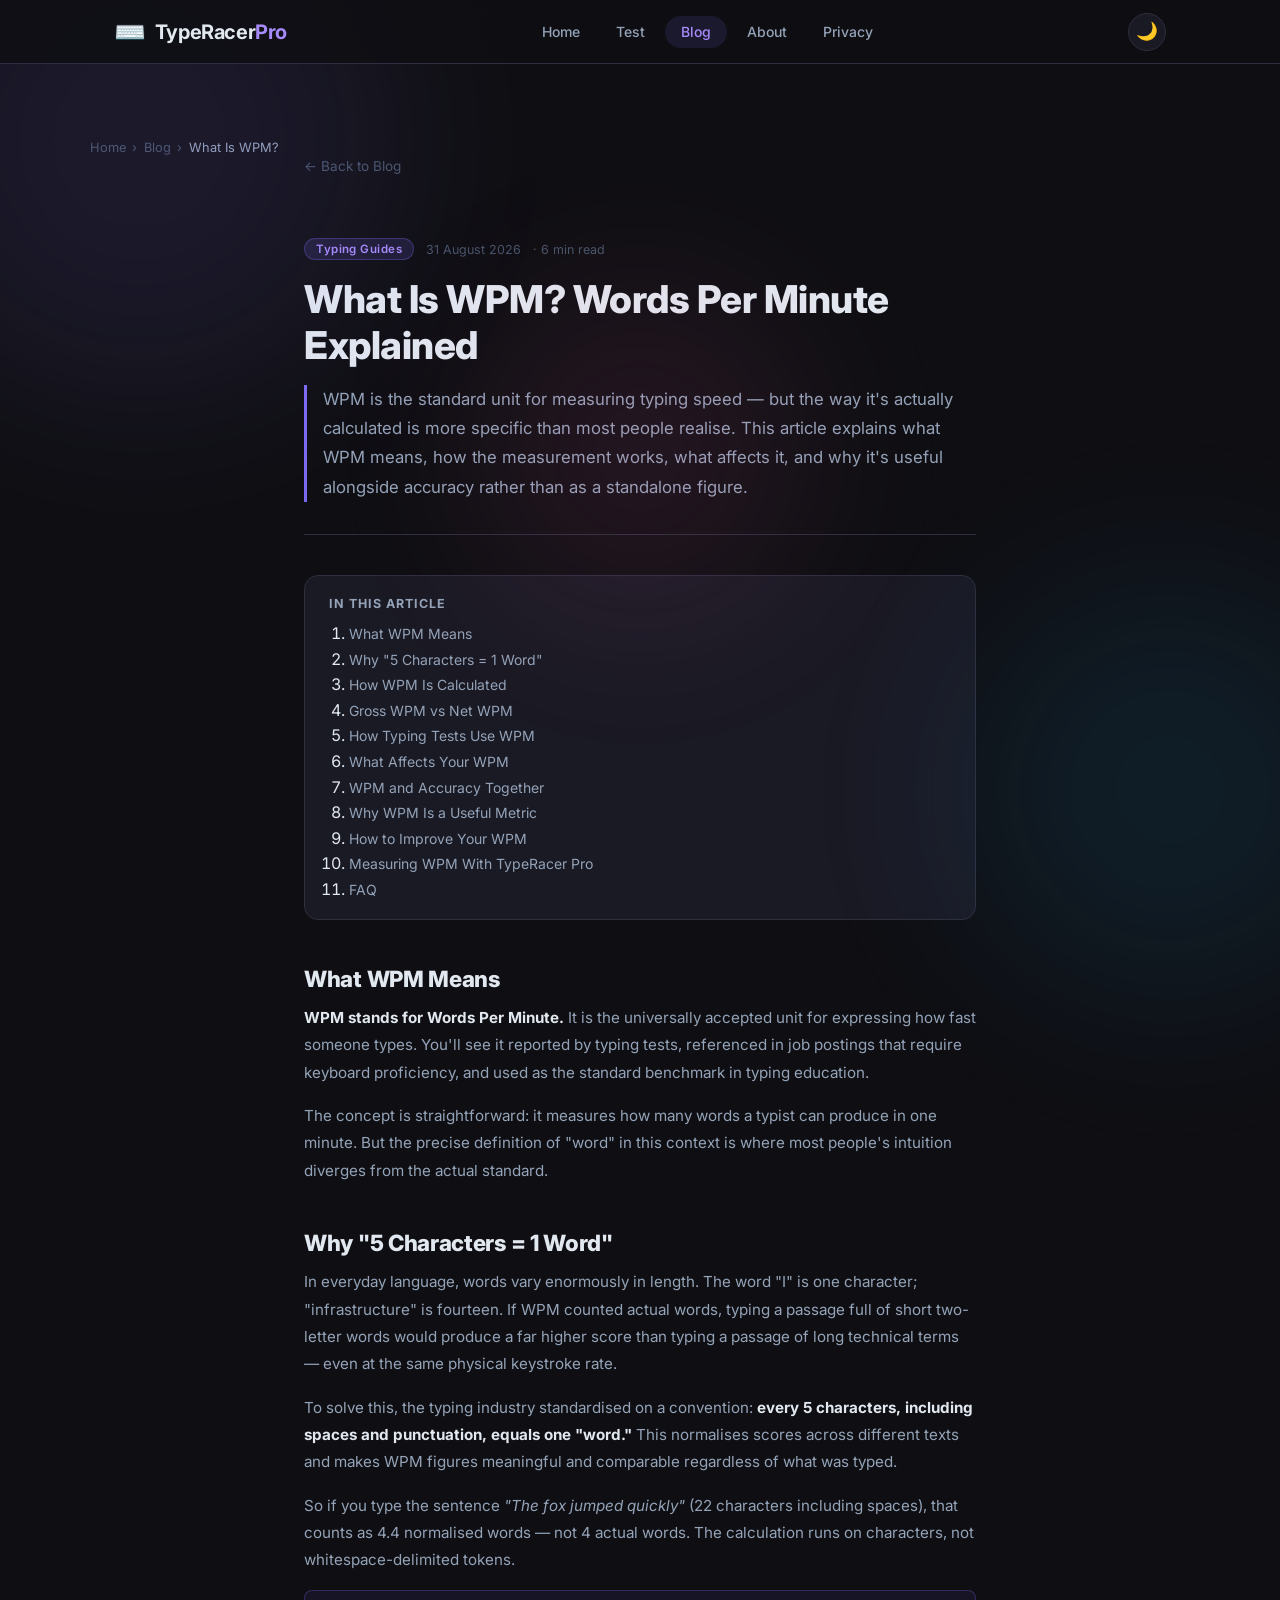
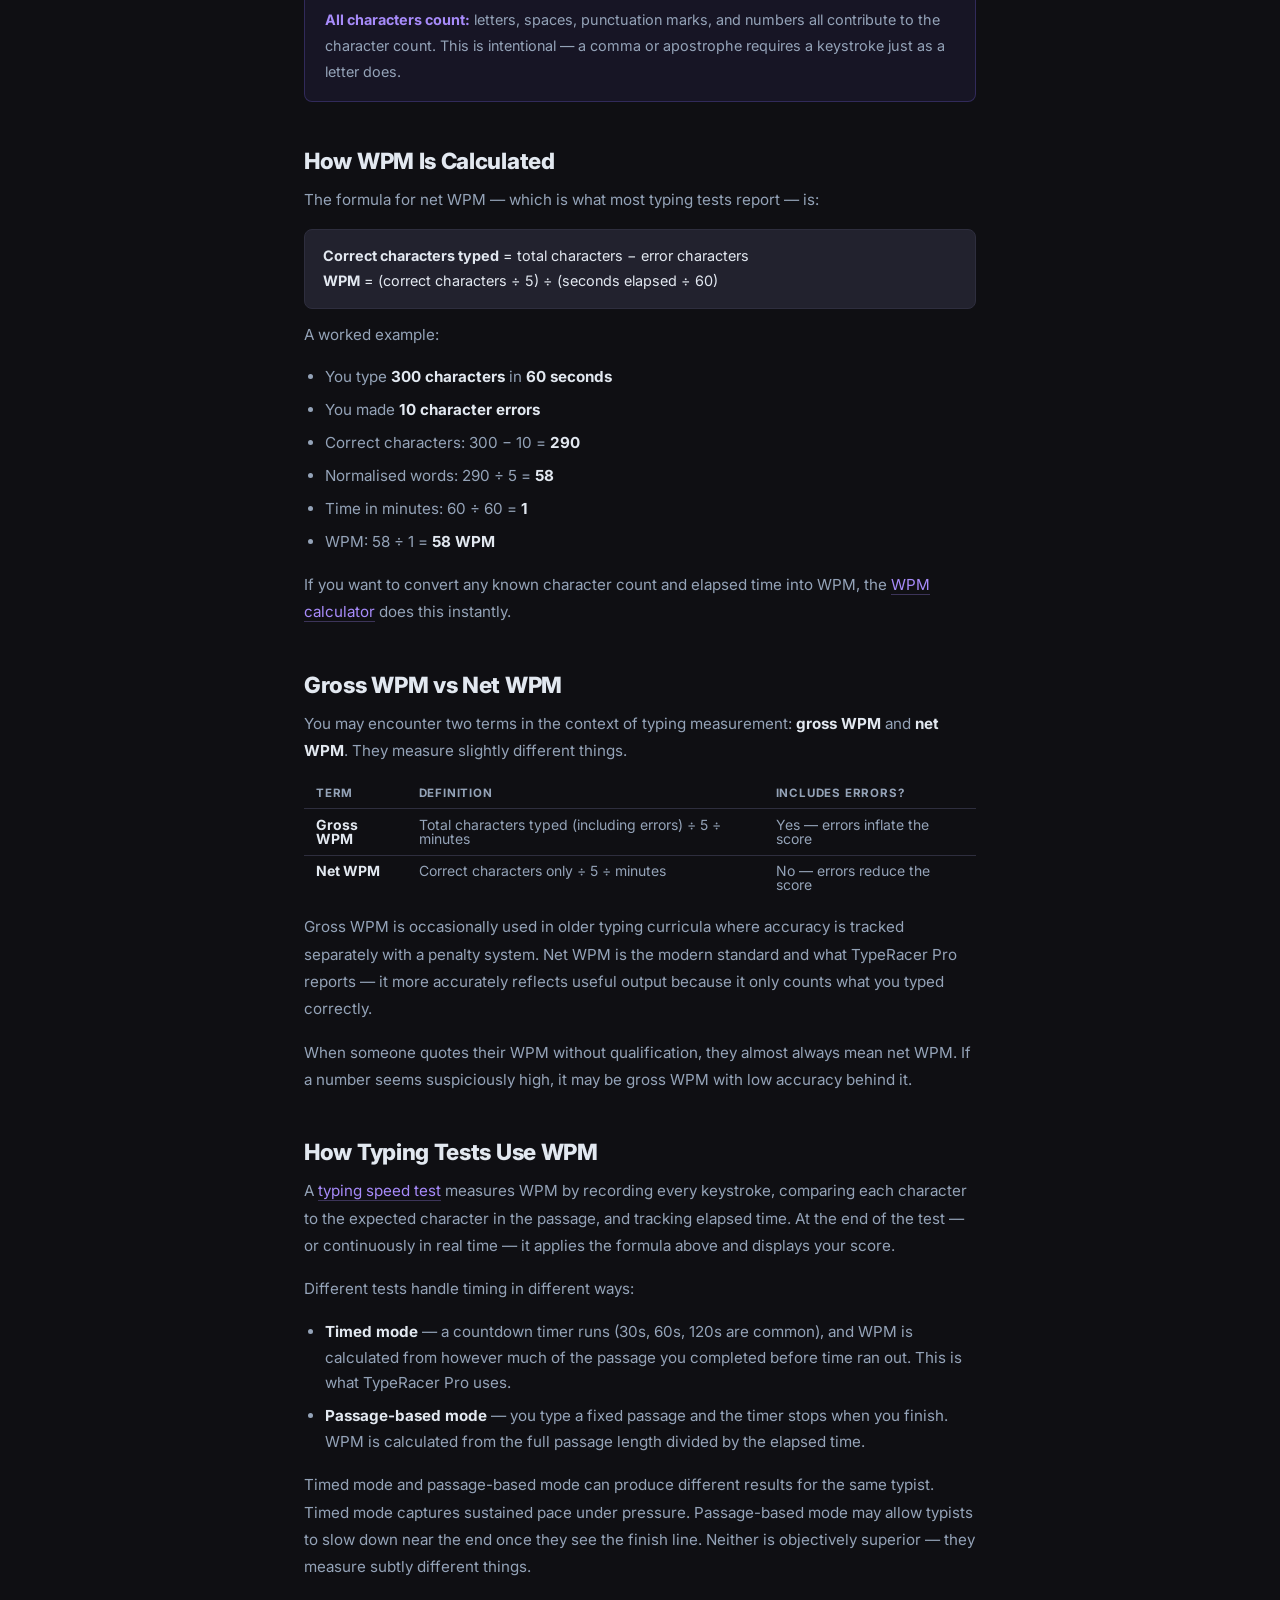
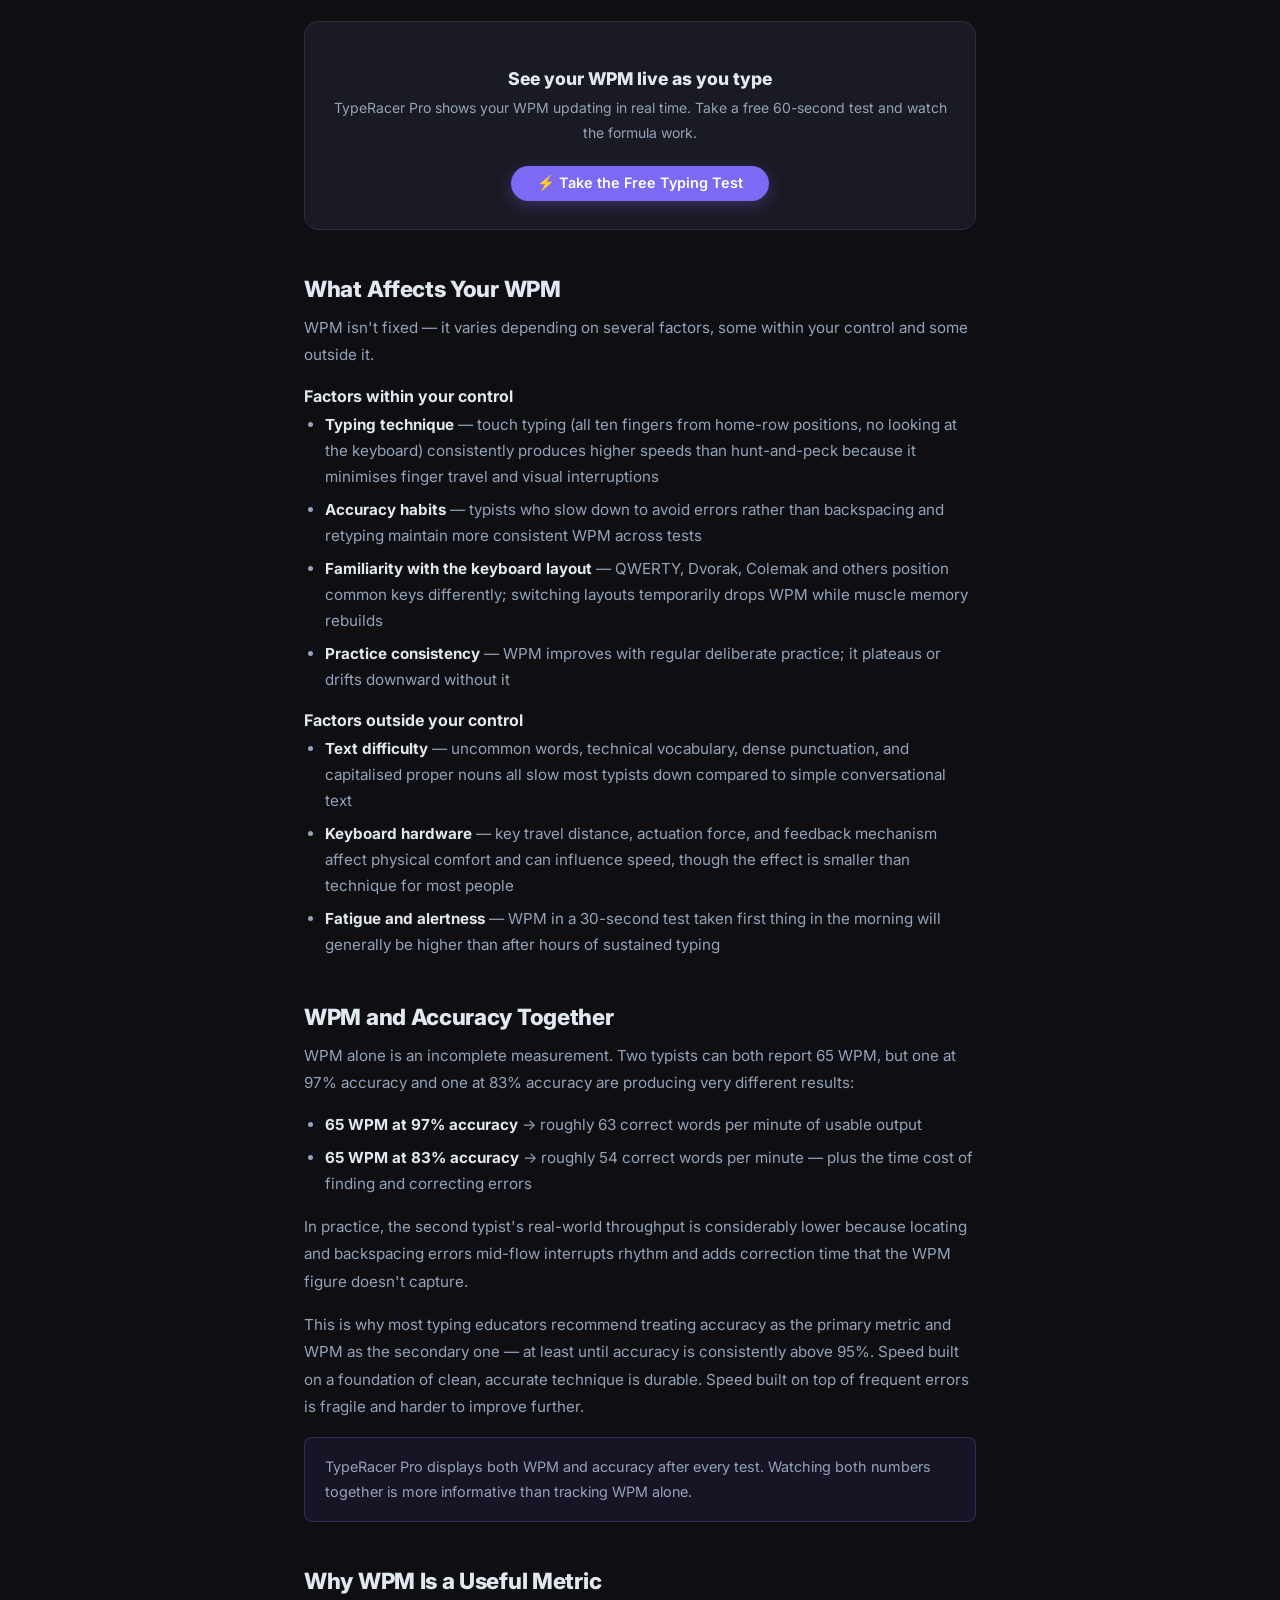
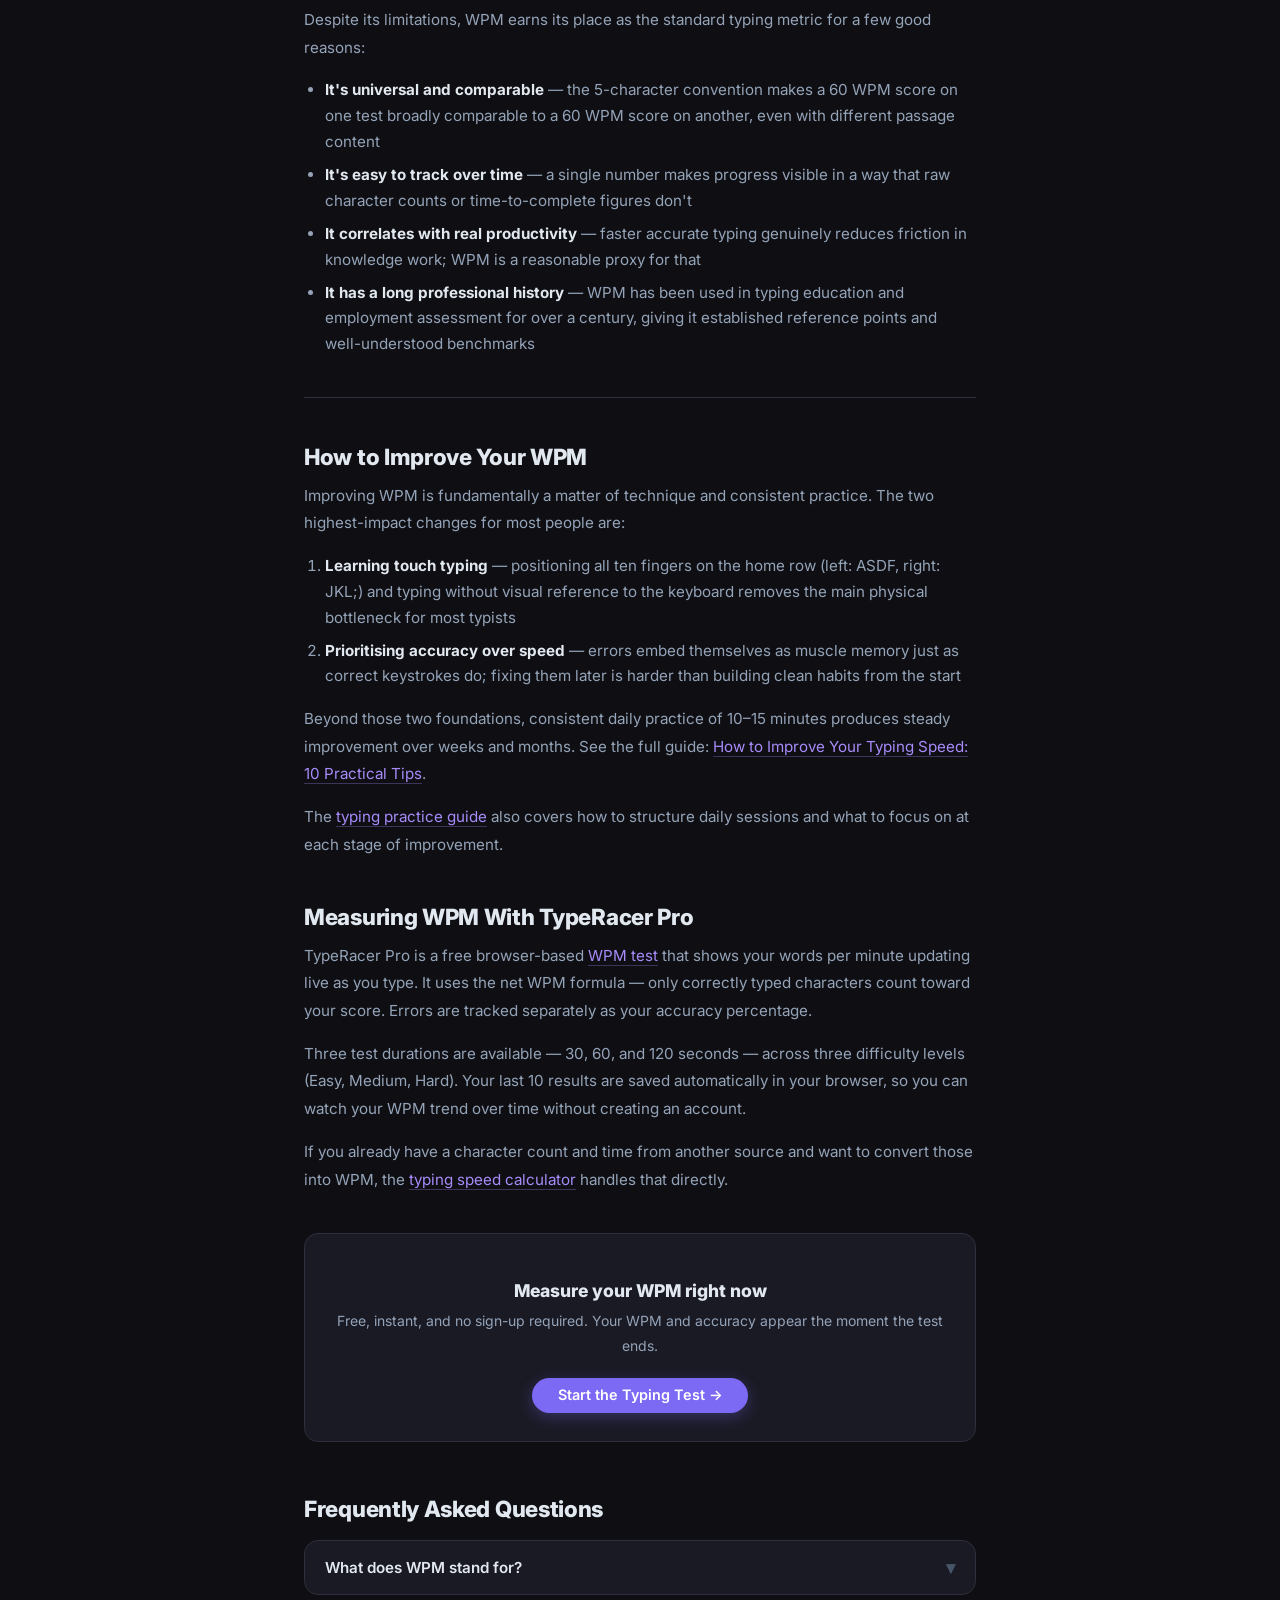
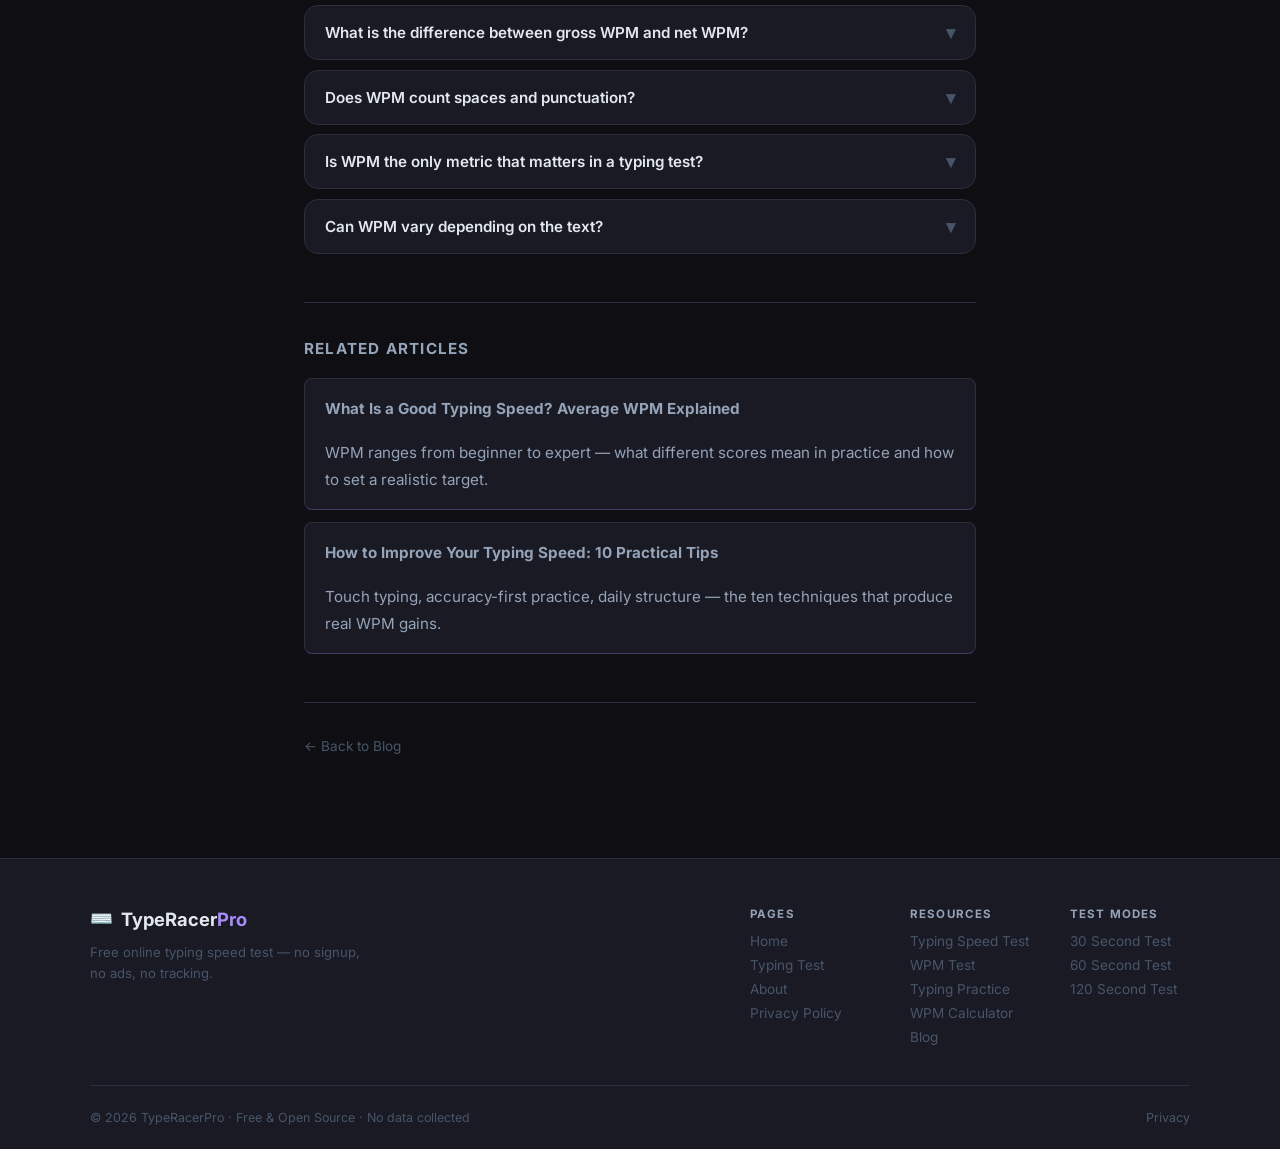
<file: blog/what-is-wpm/index.html>
<!DOCTYPE html>
<html lang="en" data-theme="dark">
<head>
  <meta charset="UTF-8" />
  <meta name="viewport" content="width=device-width, initial-scale=1.0" />

  <!-- ═══ PRIMARY SEO ═══ -->
  <title>What Is WPM? Words Per Minute Explained | TypeRacer Pro</title>
  <meta name="description" content="What is WPM? Learn what words per minute means, how typing speed is measured, how WPM relates to accuracy, and how to improve your typing speed." />
  <meta name="author" content="TypeRacer Pro" />
  <meta name="robots" content="index, follow, max-snippet:-1, max-image-preview:large, max-video-preview:-1" />
  <link rel="canonical" href="https://typeracer-pro-web.vercel.app/blog/what-is-wpm/" />

  <!-- ═══ OPEN GRAPH ═══ -->
  <meta property="og:type"        content="article" />
  <meta property="og:url"         content="https://typeracer-pro-web.vercel.app/blog/what-is-wpm/" />
  <meta property="og:title"       content="What Is WPM? Words Per Minute Explained | TypeRacer Pro" />
  <meta property="og:description" content="What is WPM? Learn what words per minute means, how typing speed is measured, how WPM relates to accuracy, and how to improve your typing speed." />
  <meta property="og:site_name"   content="TypeRacer Pro" />
  <meta property="og:locale"      content="en_US" />
  <meta property="article:published_time" content="2026-08-31" />
  <meta property="article:section" content="Typing Guides" />

  <!-- ═══ TWITTER CARD ═══ -->
  <meta name="twitter:card"        content="summary_large_image" />
  <meta name="twitter:url"         content="https://typeracer-pro-web.vercel.app/blog/what-is-wpm/" />
  <meta name="twitter:title"       content="What Is WPM? Words Per Minute Explained" />
  <meta name="twitter:description" content="WPM explained: what it means, how it's calculated, gross vs net, and why accuracy matters alongside speed." />

  <!-- ═══ THEME & APP META ═══ -->
  <meta name="theme-color" content="#7c6af5" />
  <link rel="icon" type="image/svg+xml" href="data:image/svg+xml,<svg xmlns='http://www.w3.org/2000/svg' viewBox='0 0 100 100'><text y='.9em' font-size='90'>⌨️</text></svg>" />

  <!-- ═══ SCHEMA.ORG – BreadcrumbList ═══ -->
  <script type="application/ld+json">
  {
    "@context": "https://schema.org",
    "@type": "BreadcrumbList",
    "itemListElement": [
      {
        "@type": "ListItem",
        "position": 1,
        "name": "Home",
        "item": "https://typeracer-pro-web.vercel.app/"
      },
      {
        "@type": "ListItem",
        "position": 2,
        "name": "Blog",
        "item": "https://typeracer-pro-web.vercel.app/blog/"
      },
      {
        "@type": "ListItem",
        "position": 3,
        "name": "What Is WPM? Words Per Minute Explained",
        "item": "https://typeracer-pro-web.vercel.app/blog/what-is-wpm/"
      }
    ]
  }
  </script>

  <!-- ═══ SCHEMA.ORG – BlogPosting ═══ -->
  <script type="application/ld+json">
  {
    "@context": "https://schema.org",
    "@type": "BlogPosting",
    "headline": "What Is WPM? Words Per Minute Explained",
    "description": "What is WPM? Learn what words per minute means, how typing speed is measured, how WPM relates to accuracy, and how to improve your typing speed.",
    "url": "https://typeracer-pro-web.vercel.app/blog/what-is-wpm/",
    "datePublished": "2026-08-31",
    "dateModified": "2026-08-31",
    "publisher": {
      "@type": "Organization",
      "name": "TypeRacer Pro",
      "url": "https://typeracer-pro-web.vercel.app/"
    },
    "mainEntityOfPage": {
      "@type": "WebPage",
      "@id": "https://typeracer-pro-web.vercel.app/blog/what-is-wpm/"
    },
    "articleSection": "Typing Guides",
    "inLanguage": "en-US",
    "keywords": ["what is WPM", "words per minute", "WPM meaning", "typing WPM", "gross WPM", "net WPM", "typing accuracy"]
  }
  </script>

  <!-- ═══ SCHEMA.ORG – FAQPage ═══ -->
  <script type="application/ld+json">
  {
    "@context": "https://schema.org",
    "@type": "FAQPage",
    "mainEntity": [
      {
        "@type": "Question",
        "name": "What does WPM stand for?",
        "acceptedAnswer": {
          "@type": "Answer",
          "text": "WPM stands for Words Per Minute. It is the standard unit used to measure typing speed. Because actual word lengths vary, WPM uses a normalised definition: every 5 characters — including spaces and punctuation — counts as one word. This makes scores consistent across different texts."
        }
      },
      {
        "@type": "Question",
        "name": "What is the difference between gross WPM and net WPM?",
        "acceptedAnswer": {
          "@type": "Answer",
          "text": "Gross WPM is calculated from all characters typed, including errors. Net WPM deducts a penalty for mistakes — typically subtracting the number of uncorrected errors per minute from the gross figure. Most modern typing tests, including TypeRacer Pro, report net WPM by counting only correctly typed characters."
        }
      },
      {
        "@type": "Question",
        "name": "Does WPM count spaces and punctuation?",
        "acceptedAnswer": {
          "@type": "Answer",
          "text": "Yes. In the standard 5-character-per-word definition, all keystrokes count: letters, spaces, punctuation, and numbers. This is intentional — it normalises for word length so that typing a passage of short words doesn't artificially inflate your WPM compared to typing one with long words."
        }
      },
      {
        "@type": "Question",
        "name": "Is WPM the only metric that matters in a typing test?",
        "acceptedAnswer": {
          "@type": "Answer",
          "text": "No. WPM and accuracy together tell the full story. A high WPM with poor accuracy doesn't reflect productive typing — errors require correction, which costs time and interrupts flow. Most typing contexts reward consistent, accurate output at a moderate speed over fast but error-prone typing."
        }
      },
      {
        "@type": "Question",
        "name": "Can WPM vary depending on the text?",
        "acceptedAnswer": {
          "@type": "Answer",
          "text": "Yes, noticeably. Texts with short, common words produce higher WPM than passages with long technical terms, unusual punctuation, or unfamiliar vocabulary. This is one reason why the 5-character normalisation exists — but even with it, text difficulty and content type affect results meaningfully."
        }
      }
    ]
  }
  </script>

  <!-- ═══ PERFORMANCE ═══ -->
  <link rel="dns-prefetch" href="https://fonts.googleapis.com" />
  <link rel="dns-prefetch" href="https://fonts.gstatic.com" />
  <link rel="preconnect" href="https://fonts.googleapis.com" />
  <link rel="preconnect" href="https://fonts.gstatic.com" crossorigin />
  <link rel="stylesheet" href="../../style.css" />
  <link rel="stylesheet" href="https://fonts.googleapis.com/css2?family=Inter:wght@300;400;500;600;700;800&display=swap" />

  <style>
    /* ── Article layout — identical to existing blog articles ── */
    .article-wrap {
      max-width: 720px; margin: 0 auto;
      padding: 0 1.5rem 5rem;
    }
    .article-header {
      padding: 2.5rem 0 2rem;
      border-bottom: 1px solid var(--border);
      margin-bottom: 2.5rem;
    }
    .article-meta {
      display: flex; align-items: center; gap: 0.75rem;
      flex-wrap: wrap; margin-bottom: 1rem;
    }
    .article-cat {
      display: inline-block; padding: 0.2rem 0.7rem;
      background: rgba(124,106,245,0.15); border: 1px solid rgba(124,106,245,0.3);
      border-radius: 50px; font-size: 0.72rem; font-weight: 600;
      color: var(--accent2); letter-spacing: 0.04em; text-decoration: none;
    }
    .article-date, .article-read-time {
      font-size: 0.78rem; color: var(--text-muted);
    }
    .article-title {
      font-size: clamp(1.75rem, 4vw, 2.4rem);
      font-weight: 800; line-height: 1.2;
      letter-spacing: -0.5px; margin-bottom: 1rem;
    }
    .article-intro {
      font-size: 1.05rem; color: var(--text-secondary);
      line-height: 1.75; border-left: 3px solid var(--accent);
      padding-left: 1rem; margin-bottom: 0;
    }
    .toc {
      background: var(--surface); border: 1px solid var(--border);
      border-radius: var(--radius); padding: 1.25rem 1.5rem;
      margin-bottom: 2.5rem;
    }
    .toc-title {
      font-size: 0.78rem; font-weight: 700; color: var(--text-secondary);
      text-transform: uppercase; letter-spacing: 0.08em;
      margin-bottom: 0.75rem;
    }
    .toc ol {
      list-style: decimal; padding-left: 1.25rem;
      display: flex; flex-direction: column; gap: 0.35rem;
    }
    .toc a {
      font-size: 0.875rem; color: var(--text-secondary);
      text-decoration: none; transition: color var(--transition);
    }
    .toc a:hover { color: var(--accent2); }
    .article-body { line-height: 1; }
    .article-body section { margin-bottom: 2.5rem; }
    .article-body h2 {
      font-size: clamp(1.15rem, 2.5vw, 1.4rem);
      font-weight: 800; margin-bottom: 0.85rem;
      padding-top: 0.5rem; letter-spacing: -0.3px;
    }
    .article-body h3 {
      font-size: 1rem; font-weight: 700;
      margin: 1.25rem 0 0.5rem; color: var(--text-primary);
    }
    .article-body p {
      font-size: 0.95rem; color: var(--text-secondary);
      line-height: 1.8; margin-bottom: 1rem;
    }
    .article-body p:last-child { margin-bottom: 0; }
    .article-body ul, .article-body ol {
      padding-left: 1.3rem; margin-bottom: 1rem;
      display: flex; flex-direction: column; gap: 0.45rem;
    }
    .article-body li {
      font-size: 0.95rem; color: var(--text-secondary); line-height: 1.7;
    }
    .article-body li strong { color: var(--text-primary); }
    .article-body a {
      color: var(--accent2); text-decoration: none;
      border-bottom: 1px solid rgba(167,139,250,0.3);
      transition: border-color var(--transition), color var(--transition);
    }
    .article-body a:hover { color: var(--accent); border-color: var(--accent); }
    /* Buttons inside article body must not inherit link colour */
    .article-body .btn { color: #fff; border-bottom: none; }
    .article-body .btn:hover { color: #fff; border-bottom: none; }
    .article-body strong { color: var(--text-primary); }
    .callout {
      background: rgba(124,106,245,0.08);
      border: 1px solid rgba(124,106,245,0.25);
      border-radius: var(--radius-sm); padding: 1rem 1.25rem;
      margin: 1rem 0;
    }
    .callout p { margin-bottom: 0 !important; font-size: 0.9rem; }
    .callout strong { color: var(--accent2); }
    .article-divider {
      border: none; border-top: 1px solid var(--border);
      margin: 2.5rem 0;
    }
    .article-cta {
      background: var(--surface); border: 1px solid var(--border);
      border-radius: var(--radius); padding: 1.75rem;
      text-align: center; margin: 2.5rem 0;
    }
    .article-cta h3 {
      font-size: 1.1rem; font-weight: 800; margin-bottom: 0.5rem;
      color: var(--text-primary);
    }
    .article-cta p {
      font-size: 0.875rem; color: var(--text-secondary);
      margin-bottom: 1.25rem;
    }
    .article-faq { margin-top: 3rem; }
    .back-link {
      display: inline-flex; align-items: center; gap: 0.4rem;
      font-size: 0.85rem; color: var(--text-muted); text-decoration: none;
      margin-bottom: 1.5rem; transition: color var(--transition);
    }
    .back-link:hover { color: var(--accent2); }

    /* Formula display box */
    .formula-box {
      background: var(--surface2); border: 1px solid var(--border);
      border-radius: var(--radius-sm); padding: 0.9rem 1.1rem;
      font-size: 0.9rem; line-height: 1.7; margin: 0.75rem 0;
    }
    .formula-box strong { color: var(--text-primary); }

    /* Comparison table */
    .compare-table-wrap { overflow-x: auto; -webkit-overflow-scrolling: touch; margin: 0.75rem 0; }
    .compare-table {
      width: 100%; border-collapse: collapse;
      font-size: 0.875rem; min-width: 340px;
    }
    .compare-table th {
      text-align: left; padding: 0.5rem 0.75rem;
      font-size: 0.72rem; font-weight: 700; color: var(--text-secondary);
      text-transform: uppercase; letter-spacing: 0.07em;
      border-bottom: 1px solid var(--border); white-space: nowrap;
    }
    .compare-table td {
      padding: 0.55rem 0.75rem; color: var(--text-secondary);
      border-bottom: 1px solid var(--border); vertical-align: top;
    }
    .compare-table tr:last-child td { border-bottom: none; }
    .compare-table td strong { color: var(--text-primary); }

    /* Related articles */
    .related-section { margin-top: 3rem; padding-top: 2rem; border-top: 1px solid var(--border); }
    .related-title { font-size: 0.78rem; font-weight: 700; color: var(--text-secondary); text-transform: uppercase; letter-spacing: 0.08em; margin-bottom: 1rem; }
    .related-grid { display: grid; grid-template-columns: 1fr; gap: 0.75rem; }
    .related-card {
      display: block; background: var(--surface); border: 1px solid var(--border);
      border-radius: var(--radius-sm); padding: 1rem 1.25rem;
      text-decoration: none; color: inherit;
      transition: border-color var(--transition), transform var(--transition);
    }
    .related-card:hover { border-color: var(--accent); transform: translateX(3px); }
    .related-card-title { font-size: 0.9rem; font-weight: 700; color: var(--text-primary); margin-bottom: 0.25rem; }
    .related-card-desc  { font-size: 0.8rem; color: var(--text-muted); line-height: 1.5; }
  </style>
</head>
<body>

  <!-- Animated background blobs -->
  <div class="bg-blob blob1"></div>
  <div class="bg-blob blob2"></div>
  <div class="bg-blob blob3"></div>

  <!-- ══════════════════════════════
       NAVBAR
  ══════════════════════════════ -->
  <nav class="navbar" id="navbar">
    <div class="nav-inner">
      <a href="/" class="nav-logo" aria-label="TypeRacer Pro Home">
        <span class="logo-icon">⌨️</span>
        <span class="logo-text">TypeRacer<span class="logo-accent">Pro</span></span>
      </a>
      <ul class="nav-links" id="nav-links">
        <li><a class="nav-link" href="/">Home</a></li>
        <li><a class="nav-link" href="/#test">Test</a></li>
        <li><a class="nav-link active" href="/blog/">Blog</a></li>
        <li><a class="nav-link" href="/#about">About</a></li>
        <li><a class="nav-link" href="/#privacy">Privacy</a></li>
      </ul>
      <div class="nav-controls">
        <button class="theme-toggle" id="theme-toggle" aria-label="Toggle theme">
          <span class="theme-icon" id="theme-icon">🌙</span>
        </button>
        <button class="hamburger" id="hamburger" aria-label="Toggle menu">
          <span></span><span></span><span></span>
        </button>
      </div>
    </div>
    <div class="mobile-menu" id="mobile-menu">
      <a class="mobile-link" href="/">Home</a>
      <a class="mobile-link" href="/#test">Test</a>
      <a class="mobile-link active" href="/blog/">Blog</a>
      <a class="mobile-link" href="/#about">About</a>
      <a class="mobile-link" href="/#privacy">Privacy</a>
    </div>
  </nav>

  <!-- ══════════════════════════════
       MAIN CONTENT
  ══════════════════════════════ -->
  <main style="padding-top: var(--nav-h);">

    <!-- ── BREADCRUMB ── -->
    <nav class="lp-breadcrumb" aria-label="Breadcrumb">
      <div class="lp-breadcrumb-inner">
        <ol>
          <li><a href="/">Home</a></li>
          <li aria-hidden="true">›</li>
          <li><a href="/blog/">Blog</a></li>
          <li aria-hidden="true">›</li>
          <li aria-current="page">What Is WPM?</li>
        </ol>
      </div>
    </nav>

    <div class="article-wrap">

      <a href="/blog/" class="back-link">← Back to Blog</a>

      <article>

        <!-- Article Header -->
        <header class="article-header">
          <div class="article-meta">
            <a href="/blog/" class="article-cat">Typing Guides</a>
            <span class="article-date">31 August 2026</span>
            <span class="article-read-time">· 6 min read</span>
          </div>
          <h1 class="article-title">
            What Is WPM? Words Per Minute Explained
          </h1>
          <p class="article-intro">
            WPM is the standard unit for measuring typing speed — but the
            way it's actually calculated is more specific than most people
            realise. This article explains what WPM means, how the
            measurement works, what affects it, and why it's useful alongside
            accuracy rather than as a standalone figure.
          </p>
        </header>

        <!-- Table of Contents -->
        <nav class="toc" aria-label="Table of contents">
          <p class="toc-title">In this article</p>
          <ol>
            <li><a href="#what-wpm-means">What WPM Means</a></li>
            <li><a href="#why-5-characters">Why "5 Characters = 1 Word"</a></li>
            <li><a href="#how-calculated">How WPM Is Calculated</a></li>
            <li><a href="#gross-vs-net">Gross WPM vs Net WPM</a></li>
            <li><a href="#wpm-in-tests">How Typing Tests Use WPM</a></li>
            <li><a href="#what-affects-wpm">What Affects Your WPM</a></li>
            <li><a href="#wpm-and-accuracy">WPM and Accuracy Together</a></li>
            <li><a href="#why-wpm-is-useful">Why WPM Is a Useful Metric</a></li>
            <li><a href="#how-to-improve">How to Improve Your WPM</a></li>
            <li><a href="#typeracer-pro">Measuring WPM With TypeRacer Pro</a></li>
            <li><a href="#faq">FAQ</a></li>
          </ol>
        </nav>

        <!-- Article Body -->
        <div class="article-body">

          <!-- 1. What WPM Means -->
          <section id="what-wpm-means">
            <h2>What WPM Means</h2>
            <p>
              <strong>WPM stands for Words Per Minute.</strong> It is the
              universally accepted unit for expressing how fast someone types.
              You'll see it reported by typing tests, referenced in job
              postings that require keyboard proficiency, and used as the
              standard benchmark in typing education.
            </p>
            <p>
              The concept is straightforward: it measures how many words a
              typist can produce in one minute. But the precise definition
              of "word" in this context is where most people's intuition
              diverges from the actual standard.
            </p>
          </section>

          <!-- 2. Why 5 Characters = 1 Word -->
          <section id="why-5-characters">
            <h2>Why "5 Characters = 1 Word"</h2>
            <p>
              In everyday language, words vary enormously in length. The word
              "I" is one character; "infrastructure" is fourteen. If WPM
              counted actual words, typing a passage full of short two-letter
              words would produce a far higher score than typing a passage of
              long technical terms — even at the same physical keystroke rate.
            </p>
            <p>
              To solve this, the typing industry standardised on a convention:
              <strong>every 5 characters, including spaces and punctuation,
              equals one "word."</strong> This normalises scores across
              different texts and makes WPM figures meaningful and comparable
              regardless of what was typed.
            </p>
            <p>
              So if you type the sentence <em>"The fox jumped quickly"</em>
              (22 characters including spaces), that counts as 4.4 normalised
              words — not 4 actual words. The calculation runs on characters,
              not whitespace-delimited tokens.
            </p>
            <div class="callout">
              <p><strong>All characters count:</strong> letters, spaces,
              punctuation marks, and numbers all contribute to the character
              count. This is intentional — a comma or apostrophe requires a
              keystroke just as a letter does.</p>
            </div>
          </section>

          <!-- 3. How WPM Is Calculated -->
          <section id="how-calculated">
            <h2>How WPM Is Calculated</h2>
            <p>The formula for net WPM — which is what most typing tests report — is:</p>
            <div class="formula-box">
              <strong>Correct characters typed</strong> = total characters − error characters<br/>
              <strong>WPM</strong> = (correct characters ÷ 5) ÷ (seconds elapsed ÷ 60)
            </div>
            <p>A worked example:</p>
            <ul>
              <li>You type <strong>300 characters</strong> in <strong>60 seconds</strong></li>
              <li>You made <strong>10 character errors</strong></li>
              <li>Correct characters: 300 − 10 = <strong>290</strong></li>
              <li>Normalised words: 290 ÷ 5 = <strong>58</strong></li>
              <li>Time in minutes: 60 ÷ 60 = <strong>1</strong></li>
              <li>WPM: 58 ÷ 1 = <strong>58 WPM</strong></li>
            </ul>
            <p>
              If you want to convert any known character count and elapsed
              time into WPM, the
              <a href="/typing-speed-calculator/">WPM calculator</a> does
              this instantly.
            </p>
          </section>

          <!-- 4. Gross vs Net WPM -->
          <section id="gross-vs-net">
            <h2>Gross WPM vs Net WPM</h2>
            <p>
              You may encounter two terms in the context of typing measurement:
              <strong>gross WPM</strong> and <strong>net WPM</strong>. They
              measure slightly different things.
            </p>
            <div class="compare-table-wrap">
              <table class="compare-table" aria-label="Gross WPM vs Net WPM comparison">
                <thead>
                  <tr>
                    <th>Term</th>
                    <th>Definition</th>
                    <th>Includes errors?</th>
                  </tr>
                </thead>
                <tbody>
                  <tr>
                    <td><strong>Gross WPM</strong></td>
                    <td>Total characters typed (including errors) ÷ 5 ÷ minutes</td>
                    <td>Yes — errors inflate the score</td>
                  </tr>
                  <tr>
                    <td><strong>Net WPM</strong></td>
                    <td>Correct characters only ÷ 5 ÷ minutes</td>
                    <td>No — errors reduce the score</td>
                  </tr>
                </tbody>
              </table>
            </div>
            <p>
              Gross WPM is occasionally used in older typing curricula where
              accuracy is tracked separately with a penalty system. Net WPM
              is the modern standard and what TypeRacer Pro reports —
              it more accurately reflects useful output because it only
              counts what you typed correctly.
            </p>
            <p>
              When someone quotes their WPM without qualification, they almost
              always mean net WPM. If a number seems suspiciously high, it
              may be gross WPM with low accuracy behind it.
            </p>
          </section>

          <!-- 5. How Typing Tests Use WPM -->
          <section id="wpm-in-tests">
            <h2>How Typing Tests Use WPM</h2>
            <p>
              A <a href="/typing-speed-test/">typing speed test</a> measures
              WPM by recording every keystroke, comparing each character to
              the expected character in the passage, and tracking elapsed time.
              At the end of the test — or continuously in real time — it
              applies the formula above and displays your score.
            </p>
            <p>
              Different tests handle timing in different ways:
            </p>
            <ul>
              <li>
                <strong>Timed mode</strong> — a countdown timer runs (30s,
                60s, 120s are common), and WPM is calculated from however
                much of the passage you completed before time ran out. This
                is what TypeRacer Pro uses.
              </li>
              <li>
                <strong>Passage-based mode</strong> — you type a fixed passage
                and the timer stops when you finish. WPM is calculated from
                the full passage length divided by the elapsed time.
              </li>
            </ul>
            <p>
              Timed mode and passage-based mode can produce different results
              for the same typist. Timed mode captures sustained pace under
              pressure. Passage-based mode may allow typists to slow down
              near the end once they see the finish line. Neither is
              objectively superior — they measure subtly different things.
            </p>
          </section>

          <!-- Mid-article CTA -->
          <div class="article-cta">
            <h3>See your WPM live as you type</h3>
            <p>TypeRacer Pro shows your WPM updating in real time. Take a free
               60-second test and watch the formula work.</p>
            <a href="https://typeracer-pro-web.vercel.app/#test" class="btn btn-primary">
              ⚡ Take the Free Typing Test
            </a>
          </div>

          <!-- 6. What Affects WPM -->
          <section id="what-affects-wpm">
            <h2>What Affects Your WPM</h2>
            <p>
              WPM isn't fixed — it varies depending on several factors, some
              within your control and some outside it.
            </p>
            <h3>Factors within your control</h3>
            <ul>
              <li>
                <strong>Typing technique</strong> — touch typing (all ten
                fingers from home-row positions, no looking at the keyboard)
                consistently produces higher speeds than hunt-and-peck
                because it minimises finger travel and visual interruptions
              </li>
              <li>
                <strong>Accuracy habits</strong> — typists who slow down to
                avoid errors rather than backspacing and retyping maintain
                more consistent WPM across tests
              </li>
              <li>
                <strong>Familiarity with the keyboard layout</strong> —
                QWERTY, Dvorak, Colemak and others position common keys
                differently; switching layouts temporarily drops WPM while
                muscle memory rebuilds
              </li>
              <li>
                <strong>Practice consistency</strong> — WPM improves with
                regular deliberate practice; it plateaus or drifts downward
                without it
              </li>
            </ul>
            <h3>Factors outside your control</h3>
            <ul>
              <li>
                <strong>Text difficulty</strong> — uncommon words, technical
                vocabulary, dense punctuation, and capitalised proper nouns
                all slow most typists down compared to simple conversational text
              </li>
              <li>
                <strong>Keyboard hardware</strong> — key travel distance,
                actuation force, and feedback mechanism affect physical comfort
                and can influence speed, though the effect is smaller than
                technique for most people
              </li>
              <li>
                <strong>Fatigue and alertness</strong> — WPM in a 30-second
                test taken first thing in the morning will generally be higher
                than after hours of sustained typing
              </li>
            </ul>
          </section>

          <!-- 7. WPM and Accuracy -->
          <section id="wpm-and-accuracy">
            <h2>WPM and Accuracy Together</h2>
            <p>
              WPM alone is an incomplete measurement. Two typists can both
              report 65 WPM, but one at 97% accuracy and one at 83% accuracy
              are producing very different results:
            </p>
            <ul>
              <li>
                <strong>65 WPM at 97% accuracy</strong> → roughly 63 correct
                words per minute of usable output
              </li>
              <li>
                <strong>65 WPM at 83% accuracy</strong> → roughly 54 correct
                words per minute — plus the time cost of finding and correcting
                errors
              </li>
            </ul>
            <p>
              In practice, the second typist's real-world throughput is
              considerably lower because locating and backspacing errors mid-flow
              interrupts rhythm and adds correction time that the WPM figure
              doesn't capture.
            </p>
            <p>
              This is why most typing educators recommend treating accuracy as
              the primary metric and WPM as the secondary one — at least until
              accuracy is consistently above 95%. Speed built on a foundation
              of clean, accurate technique is durable. Speed built on top of
              frequent errors is fragile and harder to improve further.
            </p>
            <div class="callout">
              <p>TypeRacer Pro displays both WPM and accuracy after every test.
              Watching both numbers together is more informative than tracking
              WPM alone.</p>
            </div>
          </section>

          <!-- 8. Why WPM is useful -->
          <section id="why-wpm-is-useful">
            <h2>Why WPM Is a Useful Metric</h2>
            <p>
              Despite its limitations, WPM earns its place as the standard
              typing metric for a few good reasons:
            </p>
            <ul>
              <li>
                <strong>It's universal and comparable</strong> — the 5-character
                convention makes a 60 WPM score on one test broadly comparable
                to a 60 WPM score on another, even with different passage content
              </li>
              <li>
                <strong>It's easy to track over time</strong> — a single number
                makes progress visible in a way that raw character counts or
                time-to-complete figures don't
              </li>
              <li>
                <strong>It correlates with real productivity</strong> — faster
                accurate typing genuinely reduces friction in knowledge work;
                WPM is a reasonable proxy for that
              </li>
              <li>
                <strong>It has a long professional history</strong> — WPM has
                been used in typing education and employment assessment for
                over a century, giving it established reference points and
                well-understood benchmarks
              </li>
            </ul>
          </section>

          <hr class="article-divider" />

          <!-- 9. How to Improve -->
          <section id="how-to-improve">
            <h2>How to Improve Your WPM</h2>
            <p>
              Improving WPM is fundamentally a matter of technique and
              consistent practice. The two highest-impact changes for
              most people are:
            </p>
            <ol>
              <li>
                <strong>Learning touch typing</strong> — positioning all ten
                fingers on the home row (left: ASDF, right: JKL;) and
                typing without visual reference to the keyboard removes the
                main physical bottleneck for most typists
              </li>
              <li>
                <strong>Prioritising accuracy over speed</strong> — errors
                embed themselves as muscle memory just as correct keystrokes
                do; fixing them later is harder than building clean habits
                from the start
              </li>
            </ol>
            <p>
              Beyond those two foundations, consistent daily practice of
              10–15 minutes produces steady improvement over weeks and months.
              See the full guide: <a href="/blog/how-to-improve-typing-speed/">
              How to Improve Your Typing Speed: 10 Practical Tips</a>.
            </p>
            <p>
              The <a href="/typing-practice/">typing practice guide</a> also
              covers how to structure daily sessions and what to focus on
              at each stage of improvement.
            </p>
          </section>

          <!-- 10. TypeRacer Pro -->
          <section id="typeracer-pro">
            <h2>Measuring WPM With TypeRacer Pro</h2>
            <p>
              TypeRacer Pro is a free browser-based
              <a href="/wpm-test/">WPM test</a> that shows your words per
              minute updating live as you type. It uses the net WPM formula —
              only correctly typed characters count toward your score.
              Errors are tracked separately as your accuracy percentage.
            </p>
            <p>
              Three test durations are available — 30, 60, and 120 seconds —
              across three difficulty levels (Easy, Medium, Hard). Your last
              10 results are saved automatically in your browser, so you can
              watch your WPM trend over time without creating an account.
            </p>
            <p>
              If you already have a character count and time from another
              source and want to convert those into WPM, the
              <a href="/typing-speed-calculator/">typing speed calculator</a>
              handles that directly.
            </p>
          </section>

          <!-- Final CTA -->
          <div class="article-cta">
            <h3>Measure your WPM right now</h3>
            <p>Free, instant, and no sign-up required. Your WPM and accuracy
               appear the moment the test ends.</p>
            <a href="https://typeracer-pro-web.vercel.app/#test" class="btn btn-primary">
              Start the Typing Test →
            </a>
          </div>

          <!-- FAQ -->
          <section class="article-faq" id="faq">
            <h2>Frequently Asked Questions</h2>

            <div class="faq-list" style="margin-top: 1.25rem;">

              <div class="faq-item">
                <button class="faq-q" aria-expanded="false">
                  <span>What does WPM stand for?</span>
                  <span class="faq-arrow">▾</span>
                </button>
                <div class="faq-a" hidden>
                  <p><strong>WPM stands for Words Per Minute.</strong> It measures typing speed using a normalised definition where every 5 characters — including spaces and punctuation — counts as one word. This makes scores consistent across different texts.</p>
                </div>
              </div>

              <div class="faq-item">
                <button class="faq-q" aria-expanded="false">
                  <span>What is the difference between gross WPM and net WPM?</span>
                  <span class="faq-arrow">▾</span>
                </button>
                <div class="faq-a" hidden>
                  <p><strong>Gross WPM</strong> counts all characters including errors. <strong>Net WPM</strong> counts only correctly typed characters. TypeRacer Pro reports net WPM — it's the modern standard and better reflects real output.</p>
                </div>
              </div>

              <div class="faq-item">
                <button class="faq-q" aria-expanded="false">
                  <span>Does WPM count spaces and punctuation?</span>
                  <span class="faq-arrow">▾</span>
                </button>
                <div class="faq-a" hidden>
                  <p>Yes. In the 5-character-per-word convention, <strong>all keystrokes count</strong> — letters, spaces, punctuation, and numbers. This normalises for word length and makes scores consistent regardless of the text used.</p>
                </div>
              </div>

              <div class="faq-item">
                <button class="faq-q" aria-expanded="false">
                  <span>Is WPM the only metric that matters in a typing test?</span>
                  <span class="faq-arrow">▾</span>
                </button>
                <div class="faq-a" hidden>
                  <p>No. <strong>WPM and accuracy together</strong> tell the full story. High WPM with poor accuracy produces less usable output than moderate WPM with near-perfect accuracy, because errors require correction time that the WPM figure doesn't capture.</p>
                </div>
              </div>

              <div class="faq-item">
                <button class="faq-q" aria-expanded="false">
                  <span>Can WPM vary depending on the text?</span>
                  <span class="faq-arrow">▾</span>
                </button>
                <div class="faq-a" hidden>
                  <p>Yes, noticeably. Short common words produce higher WPM than passages with long technical terms or unusual punctuation. The 5-character normalisation reduces but doesn't eliminate this variation — <strong>text difficulty and content type still affect results</strong>.</p>
                </div>
              </div>

            </div>
          </section>

          <!-- Related Articles -->
          <div class="related-section">
            <p class="related-title">Related Articles</p>
            <div class="related-grid">
              <a href="/blog/what-is-a-good-typing-speed/" class="related-card">
                <p class="related-card-title">What Is a Good Typing Speed? Average WPM Explained</p>
                <p class="related-card-desc">WPM ranges from beginner to expert — what different scores mean in practice and how to set a realistic target.</p>
              </a>
              <a href="/blog/how-to-improve-typing-speed/" class="related-card">
                <p class="related-card-title">How to Improve Your Typing Speed: 10 Practical Tips</p>
                <p class="related-card-desc">Touch typing, accuracy-first practice, daily structure — the ten techniques that produce real WPM gains.</p>
              </a>
            </div>
          </div>

        </div><!-- /.article-body -->
      </article>

      <!-- Back to Blog -->
      <div style="margin-top: 3rem; padding-top: 2rem; border-top: 1px solid var(--border);">
        <a href="/blog/" class="back-link">← Back to Blog</a>
      </div>

    </div><!-- /.article-wrap -->
  </main>

  <!-- ══════════════════════════════
       FOOTER
  ══════════════════════════════ -->
  <footer class="footer" role="contentinfo">
    <div class="footer-inner">
      <div class="footer-top">
        <div class="footer-brand">
          <div class="footer-logo">
            <span aria-hidden="true">⌨️</span>
            <span>TypeRacer<span class="logo-accent">Pro</span></span>
          </div>
          <p class="footer-tagline">Free online typing speed test — no signup, no ads, no tracking.</p>
        </div>
        <nav class="footer-nav" aria-label="Footer navigation">
          <div class="footer-nav-col">
            <span class="footer-nav-heading">Pages</span>
            <a href="/">Home</a>
            <a href="/#test">Typing Test</a>
            <a href="/#about">About</a>
            <a href="/#privacy">Privacy Policy</a>
          </div>
          <div class="footer-nav-col">
            <span class="footer-nav-heading">Resources</span>
            <a href="/typing-speed-test/">Typing Speed Test</a>
            <a href="/wpm-test/">WPM Test</a>
            <a href="/typing-practice/">Typing Practice</a>
            <a href="/typing-speed-calculator/">WPM Calculator</a>
            <a href="/blog/">Blog</a>
          </div>
          <div class="footer-nav-col">
            <span class="footer-nav-heading">Test Modes</span>
            <a href="/#test">30 Second Test</a>
            <a href="/#test">60 Second Test</a>
            <a href="/#test">120 Second Test</a>
          </div>
        </nav>
      </div>
      <div class="footer-bottom">
        <p class="footer-copy">© 2026 TypeRacerPro · Free &amp; Open Source · No data collected</p>
        <div class="footer-bottom-links">
          <a href="/#privacy">Privacy</a>
        </div>
      </div>
    </div>
  </footer>

  <script>
    // ── Theme ─────────────────────────────────
    const $html   = document.documentElement;
    const $toggle = document.getElementById('theme-toggle');
    const $icon   = document.getElementById('theme-icon');
    function setTheme(t) {
      $html.setAttribute('data-theme', t);
      $icon.textContent = t === 'dark' ? '🌙' : '☀️';
      localStorage.setItem('typeracer_theme', t);
    }
    setTheme(localStorage.getItem('typeracer_theme') || 'dark');
    $toggle.addEventListener('click', () =>
      setTheme($html.getAttribute('data-theme') === 'dark' ? 'light' : 'dark')
    );
    // ── Mobile Hamburger ──────────────────────
    const $hamburger  = document.getElementById('hamburger');
    const $mobileMenu = document.getElementById('mobile-menu');
    $hamburger.addEventListener('click', () => {
      const open = $mobileMenu.classList.toggle('open');
      $hamburger.classList.toggle('open', open);
    });
    document.addEventListener('click', (e) => {
      if (!$hamburger.contains(e.target) && !$mobileMenu.contains(e.target)) {
        $mobileMenu.classList.remove('open');
        $hamburger.classList.remove('open');
      }
    });
    // ── FAQ Accordion ─────────────────────────
    document.querySelectorAll('.faq-q').forEach(btn => {
      btn.addEventListener('click', () => {
        const item   = btn.closest('.faq-item');
        const isOpen = btn.getAttribute('aria-expanded') === 'true';
        document.querySelectorAll('.faq-item').forEach(i => {
          i.classList.remove('open');
          i.querySelector('.faq-q').setAttribute('aria-expanded', 'false');
          i.querySelector('.faq-a').hidden = true;
        });
        if (!isOpen) {
          item.classList.add('open');
          btn.setAttribute('aria-expanded', 'true');
          item.querySelector('.faq-a').hidden = false;
        }
      });
    });
  </script>
</body>
</html>
</file>
<file: style.css>
/* ============================================
   CSS Variables – Dark & Light Mode
   ============================================ */
:root {
  --bg: #0f0f13;
  --bg2: #13131a;
  --surface: #1a1a24;
  --surface2: #22222e;
  --border: #2e2e3e;
  --accent: #7c6af5;
  --accent2: #a78bfa;
  --accent-glow: rgba(124,106,245,0.3);
  --green: #4ade80;
  --red: #f87171;
  --yellow: #fbbf24;
  --text-primary: #e2e8f0;
  --text-secondary: #94a3b8;
  --text-muted: #475569;
  --correct: #4ade80;
  --incorrect: #f87171;
  --radius: 14px;
  --radius-sm: 8px;
  --shadow: 0 4px 24px rgba(0,0,0,0.4);
  --shadow-lg: 0 8px 48px rgba(0,0,0,0.6);
  --nav-h: 64px;
  --transition: 0.25s ease;
}

/* Light Mode Overrides */
[data-theme="light"] {
  --bg: #f1f5f9;
  --bg2: #e8edf5;
  --surface: #ffffff;
  --surface2: #f8fafc;
  --border: #e2e8f0;
  --accent: #6d56f0;
  --accent2: #8b5cf6;
  --accent-glow: rgba(109,86,240,0.2);
  --text-primary: #0f172a;
  --text-secondary: #475569;
  --text-muted: #94a3b8;
  --correct: #16a34a;
  --incorrect: #dc2626;
  --shadow: 0 4px 24px rgba(0,0,0,0.08);
  --shadow-lg: 0 8px 48px rgba(0,0,0,0.12);
}

/* ============================================
   Reset
   ============================================ */
*, *::before, *::after { box-sizing: border-box; margin: 0; padding: 0; }
html { scroll-behavior: smooth; }

body {
  font-family: 'Inter', -apple-system, BlinkMacSystemFont, 'Segoe UI', sans-serif;
  background: var(--bg);
  color: var(--text-primary);
  min-height: 100vh;
  overflow-x: hidden;
  transition: background var(--transition), color var(--transition);
}

a { cursor: pointer; text-decoration: none; color: inherit; }

/* ============================================
   Background Blobs
   ============================================ */
.bg-blob {
  position: fixed; border-radius: 50%;
  filter: blur(90px); opacity: 0.1;
  pointer-events: none; z-index: 0;
  animation: blobFloat 9s ease-in-out infinite;
  transition: opacity var(--transition);
}
[data-theme="light"] .bg-blob { opacity: 0.06; }
.blob1 { width:520px;height:520px;background:radial-gradient(circle,#7c6af5,#a78bfa);top:-120px;left:-120px; }
.blob2 { width:420px;height:420px;background:radial-gradient(circle,#06b6d4,#3b82f6);bottom:-100px;right:-100px;animation-delay:3s; }
.blob3 { width:320px;height:320px;background:radial-gradient(circle,#f472b6,#ec4899);top:50%;left:50%;transform:translate(-50%,-50%);animation-delay:6s; }
@keyframes blobFloat {
  0%,100% { transform:translate(0,0) scale(1); }
  33%      { transform:translate(20px,-20px) scale(1.05); }
  66%      { transform:translate(-15px,15px) scale(0.95); }
}

/* ============================================
   Navbar
   ============================================ */
.navbar {
  position: fixed; top: 0; left: 0; right: 0; z-index: 50;
  height: var(--nav-h);
  background: rgba(15,15,19,0.85);
  backdrop-filter: blur(16px);
  border-bottom: 1px solid var(--border);
  transition: background var(--transition), border-color var(--transition);
}
[data-theme="light"] .navbar {
  background: rgba(255,255,255,0.88);
}
.nav-inner {
  max-width: 1100px; margin: 0 auto;
  height: 100%; padding: 0 1.5rem;
  display: flex; align-items: center; justify-content: space-between;
  gap: 1rem;
}
.nav-logo {
  display: flex; align-items: center; gap: 0.55rem;
  text-decoration: none;
}
.logo-icon  { font-size: 1.6rem; }
.logo-text  { font-size: 1.25rem; font-weight: 700; color: var(--text-primary); letter-spacing: -0.4px; }
.logo-accent { color: var(--accent2); }

/* Desktop nav links */
.nav-links {
  display: flex; list-style: none; gap: 0.25rem;
}
.nav-link {
  padding: 0.45rem 1rem; border-radius: 50px;
  font-size: 0.875rem; font-weight: 500;
  color: var(--text-secondary); cursor: pointer;
  transition: all var(--transition);
}
.nav-link:hover { color: var(--text-primary); background: var(--surface); }
.nav-link.active { color: var(--accent2); background: rgba(124,106,245,0.12); }

/* Nav controls */
.nav-controls { display: flex; align-items: center; gap: 0.5rem; }

.theme-toggle {
  width: 38px; height: 38px; border-radius: 50%;
  background: var(--surface); border: 1px solid var(--border);
  cursor: pointer; font-size: 1.1rem;
  display: flex; align-items: center; justify-content: center;
  transition: all var(--transition);
}
.theme-toggle:hover { border-color: var(--accent); transform: scale(1.1); }

/* Hamburger */
.hamburger {
  display: none; flex-direction: column; justify-content: center; gap: 5px;
  width: 38px; height: 38px; background: var(--surface);
  border: 1px solid var(--border); border-radius: var(--radius-sm);
  cursor: pointer; padding: 8px;
  transition: all var(--transition);
}
.hamburger span {
  display: block; height: 2px; border-radius: 2px;
  background: var(--text-secondary);
  transition: all 0.3s ease;
}
.hamburger.open span:nth-child(1) { transform: translateY(7px) rotate(45deg); }
.hamburger.open span:nth-child(2) { opacity: 0; }
.hamburger.open span:nth-child(3) { transform: translateY(-7px) rotate(-45deg); }

/* Mobile menu */
.mobile-menu {
  display: none; flex-direction: column;
  background: var(--surface); border-top: 1px solid var(--border);
  padding: 0.75rem 1rem;
}
.mobile-menu.open { display: flex; }
.mobile-link {
  padding: 0.75rem 1rem; border-radius: var(--radius-sm);
  font-size: 0.9rem; font-weight: 500;
  color: var(--text-secondary); cursor: pointer;
  transition: all var(--transition);
}
.mobile-link:hover, .mobile-link.active {
  color: var(--accent2); background: rgba(124,106,245,0.1);
}

/* ============================================
   Page System
   ============================================ */
.page { display: none; min-height: calc(100vh - var(--nav-h) - 70px); padding-top: var(--nav-h); }
.page.active { display: block; }

/* ============================================
   HOME PAGE – Hero
   ============================================ */
.hero {
  max-width: 1100px; margin: 0 auto;
  padding: 5rem 1.5rem 3rem;
  display: grid; grid-template-columns: 1fr 1fr;
  gap: 3rem; align-items: center;
}
.hero-badge {
  display: inline-block; padding: 0.4rem 1rem;
  background: rgba(124,106,245,0.15); border: 1px solid rgba(124,106,245,0.35);
  border-radius: 50px; font-size: 0.8rem; font-weight: 600;
  color: var(--accent2); margin-bottom: 1.25rem; letter-spacing: 0.05em;
}
.hero-title {
  font-size: clamp(2.2rem, 5vw, 3.2rem); font-weight: 800;
  line-height: 1.15; margin-bottom: 1.25rem; letter-spacing: -1px;
}
.gradient-text {
  background: linear-gradient(135deg, var(--accent), var(--accent2), #ec4899);
  -webkit-background-clip: text; -webkit-text-fill-color: transparent;
  background-clip: text;
}
.hero-subtitle {
  font-size: 1.05rem; color: var(--text-secondary); line-height: 1.7;
  margin-bottom: 2rem; max-width: 480px;
}
.hero-actions { display: flex; gap: 0.75rem; flex-wrap: wrap; margin-bottom: 2.5rem; }

.hero-stats {
  display: flex; align-items: center; gap: 1.5rem;
  flex-wrap: wrap;
}
.hero-stat { text-align: center; }
.hero-stat-value { display: block; font-size: 1.6rem; font-weight: 800; color: var(--text-primary); }
.hero-stat-label { font-size: 0.72rem; color: var(--text-muted); text-transform: uppercase; letter-spacing: 0.08em; }
.hero-stat-divider { width: 1px; height: 36px; background: var(--border); }

/* Hero visual mock card */
.hero-visual { display: flex; justify-content: center; align-items: center; }
.mock-card {
  background: var(--surface); border: 1px solid var(--border);
  border-radius: 18px; padding: 1.75rem; width: 100%; max-width: 340px;
  box-shadow: var(--shadow-lg);
}
.mock-stats { display: flex; gap: 1rem; margin-bottom: 1.25rem; }
.mock-stat { flex: 1; text-align: center; }
.mock-val { display: block; font-size: 1.5rem; font-weight: 700; color: var(--accent2); }
.mock-lbl { font-size: 0.68rem; color: var(--text-muted); text-transform: uppercase; letter-spacing: 0.08em; }
.mock-text {
  font-family: 'Fira Code', monospace; font-size: 0.95rem;
  line-height: 1.8; margin-bottom: 1rem;
}
.m-correct { color: var(--correct); }
.m-current {
  color: var(--text-primary); background: rgba(124,106,245,0.25);
  border-radius: 3px; padding: 0 2px;
}
.m-pending { color: var(--text-muted); }
.mock-bar { height: 6px; background: var(--surface2); border-radius: 50px; overflow: hidden; border: 1px solid var(--border); }
.mock-fill {
  height: 100%; width: 55%; border-radius: 50px;
  background: linear-gradient(90deg, var(--accent), var(--accent2));
  box-shadow: 0 0 8px var(--accent-glow);
}

/* ============================================
   Features Section
   ============================================ */
.features-section {
  max-width: 1100px; margin: 0 auto;
  padding: 4rem 1.5rem;
}
.section-title {
  text-align: center; font-size: clamp(1.6rem,3vw,2.2rem);
  font-weight: 800; margin-bottom: 0.6rem; letter-spacing: -0.5px;
}
.section-subtitle {
  text-align: center; color: var(--text-secondary);
  font-size: 1rem; margin-bottom: 3rem;
}
.features-grid {
  display: grid; grid-template-columns: repeat(3, 1fr);
  gap: 1.25rem;
}
.feature-card {
  background: var(--surface); border: 1px solid var(--border);
  border-radius: var(--radius); padding: 1.75rem;
  transition: all var(--transition);
}
.feature-card:hover {
  border-color: var(--accent); transform: translateY(-4px);
  box-shadow: 0 8px 32px var(--accent-glow);
}
.feature-icon { font-size: 2rem; margin-bottom: 0.75rem; display: block; }
.feature-card h3 { font-size: 1rem; font-weight: 700; margin-bottom: 0.5rem; }
.feature-card p { font-size: 0.875rem; color: var(--text-secondary); line-height: 1.6; }

/* ============================================
   CTA Section
   ============================================ */
.cta-section {
  max-width: 1100px; margin: 0 auto;
  padding: 3rem 1.5rem 5rem; text-align: center;
}
.cta-section h2 { font-size: clamp(1.5rem,3vw,2rem); font-weight: 800; margin-bottom: 0.6rem; }
.cta-section p  { color: var(--text-secondary); margin-bottom: 1.75rem; }

/* ============================================
   Buttons
   ============================================ */
.btn {
  display: inline-flex; align-items: center; gap: 0.4rem;
  border: none; border-radius: 50px;
  font-family: 'Inter', sans-serif; font-size: 0.9rem; font-weight: 600;
  padding: 0.65rem 1.6rem; cursor: pointer;
  transition: all var(--transition); text-decoration: none;
}
.btn-lg { padding: 0.85rem 2rem; font-size: 1rem; }
.btn-primary {
  background: var(--accent); color: #fff;
  box-shadow: 0 4px 16px var(--accent-glow);
}
.btn-primary:hover {
  background: var(--accent2); transform: translateY(-2px);
  box-shadow: 0 6px 24px var(--accent-glow);
}
.btn-primary:active { transform: translateY(0); }
.btn-outline {
  background: transparent; color: var(--text-secondary);
  border: 1px solid var(--border);
}
.btn-outline:hover {
  background: var(--surface); color: var(--text-primary);
  border-color: var(--accent); transform: translateY(-2px);
}
.btn-back {
  background: transparent;
  color: var(--text-muted);
  border: 1px solid var(--border);
  font-size: 0.82rem;
}
.btn-back:hover {
  color: var(--text-primary);
  border-color: var(--accent);
  background: rgba(124,106,245,0.08);
  transform: translateY(-1px);
}

/* ============================================
   TEST PAGE
   ============================================ */
.test-page-inner {
  max-width: 860px; margin: 0 auto;
  padding: 2rem 1.5rem 4rem;
}
.test-header {
  margin-bottom: 1.5rem;
}
.test-header-row {
  display: flex; align-items: center; justify-content: space-between;
  flex-wrap: wrap; gap: 0.75rem;
  margin-bottom: 0.9rem;
}

/* ── Difficulty Row ── */
.difficulty-row {
  display: flex; align-items: center; gap: 0.85rem;
  flex-wrap: wrap;
  padding: 0.65rem 1rem;
  background: var(--surface); border: 1px solid var(--border);
  border-radius: 50px;
}
.diff-label {
  font-size: 0.78rem; font-weight: 600;
  color: var(--text-muted); text-transform: uppercase; letter-spacing: 0.07em;
  white-space: nowrap;
}
.diff-tabs { display: flex; gap: 0.3rem; }
.diff-tab {
  display: flex; align-items: center; gap: 0.4rem;
  background: transparent; border: 1px solid transparent;
  color: var(--text-secondary); font-family: 'Inter', sans-serif;
  font-size: 0.82rem; font-weight: 600;
  padding: 0.35rem 0.9rem; border-radius: 50px;
  cursor: pointer; transition: all var(--transition);
}
.diff-tab:hover { background: var(--surface2); color: var(--text-primary); }
.diff-tab.active { border-color: var(--border); background: var(--surface2); color: var(--text-primary); }
.diff-tab[data-diff="easy"].active   { border-color: #34d399; color: #34d399; background: rgba(52,211,153,0.1); }
.diff-tab[data-diff="medium"].active { border-color: #fbbf24; color: #fbbf24; background: rgba(251,191,36,0.1); }
.diff-tab[data-diff="hard"].active   { border-color: #f87171; color: #f87171; background: rgba(248,113,113,0.1); }
.diff-dot { width: 8px; height: 8px; border-radius: 50%; display: inline-block; }
.easy-dot   { background: #34d399; }
.medium-dot { background: #fbbf24; }
.hard-dot   { background: #f87171; }
.diff-desc {
  font-size: 0.75rem; color: var(--text-muted);
  font-style: italic; margin-left: auto;
}
.time-tabs {
  display: flex; gap: 0.4rem;
  background: var(--surface); padding: 4px;
  border-radius: 50px; border: 1px solid var(--border);
}
.time-tab {
  background: transparent; border: none;
  color: var(--text-secondary); font-family: 'Inter', sans-serif;
  font-size: 0.85rem; font-weight: 500;
  padding: 0.45rem 1.1rem; border-radius: 50px;
  cursor: pointer; transition: all var(--transition);
}
.time-tab:hover { color: var(--text-primary); background: var(--surface2); }
.time-tab.active {
  background: var(--accent); color: #fff;
  box-shadow: 0 0 16px var(--accent-glow);
}
.test-hint { font-size: 0.8rem; color: var(--text-muted); }
.test-hint kbd {
  background: var(--surface2); border: 1px solid var(--border);
  border-radius: 4px; padding: 1px 6px; font-size: 0.75rem;
}

/* Stats Bar */
.stats-bar {
  display: grid; grid-template-columns: repeat(4,1fr);
  gap: 1rem; margin-bottom: 1.5rem;
}
.stat-card {
  background: var(--surface); border: 1px solid var(--border);
  border-radius: var(--radius); padding: 1.2rem 1rem; text-align: center;
  transition: all 0.3s ease; position: relative; overflow: hidden;
}
.stat-card::before {
  content:''; position:absolute; top:0; left:0; right:0; height:2px;
  background: linear-gradient(90deg,var(--accent),var(--accent2));
  opacity:0; transition:opacity 0.3s;
}
.stat-card:hover::before, .stat-card.timer-highlight::before { opacity:1; }
.stat-card.timer-highlight { border-color:var(--accent); box-shadow:0 0 20px rgba(124,106,245,0.15); }
.stat-value {
  display:block; font-size:2rem; font-weight:700; color:var(--text-primary);
  line-height:1; margin-bottom:0.3rem; transition:color 0.3s;
}
.stat-label {
  font-size:0.72rem; font-weight:500; color:var(--text-muted);
  text-transform:uppercase; letter-spacing:0.08em;
}
.stat-card.pulse .stat-value { animation: statPulse 0.3s ease; }
@keyframes statPulse {
  0%   { transform:scale(1); }
  50%  { transform:scale(1.15); color:var(--accent2); }
  100% { transform:scale(1); }
}
.timer-warning { color:var(--yellow) !important; }
.timer-danger  { color:var(--red) !important; }

/* Test Area */
.test-area {
  background:var(--surface); border:1px solid var(--border);
  border-radius:var(--radius); padding:2rem; margin-bottom:1rem;
  box-shadow:var(--shadow); transition:border-color 0.3s, box-shadow 0.3s;
}
.test-area:focus-within {
  border-color:var(--accent);
  box-shadow:0 0 0 3px rgba(124,106,245,0.15), var(--shadow);
}
.text-display {
  font-family: 'Fira Code', 'Consolas', 'Courier New', monospace; font-size:1.15rem; line-height:2.1;
  color:var(--text-muted); margin-bottom:1.5rem; user-select:none;
  /* Fixed 3-line window � text scrolls behind this mask */
  height: calc(1.15rem * 2.1 * 3);   /* exactly 3 lines */
  overflow: hidden;
  position: relative;
}
.text-display .word { display:inline-block; margin-right:0.35em; position:relative; }
.text-display .letter { position:relative; transition:color 0.08s; }
.text-display .letter.correct { color:var(--correct); }
.text-display .letter.incorrect {
  color:var(--incorrect); text-decoration:underline wavy var(--incorrect);
}
.text-display .letter.current { color:var(--text-primary); }
.text-display .letter.current::after {
  content:''; position:absolute; bottom:-2px; left:0; width:100%; height:2px;
  background:var(--accent); border-radius:2px;
  animation:cursorBlink 0.8s ease-in-out infinite;
}
@keyframes cursorBlink { 0%,100%{opacity:1} 50%{opacity:0} }

/* Input */
.typing-input {
  width:100%; background:var(--surface2); border:1px solid var(--border);
  border-radius:var(--radius-sm); color:var(--text-primary);
  font-family:'Fira Code', 'Consolas', 'Courier New', monospace; font-size:1rem; padding:0.85rem 1.1rem;
  outline:none; transition:border-color 0.2s,box-shadow 0.2s; caret-color:var(--accent);
}
.typing-input::placeholder { color:var(--text-muted); }
.typing-input:focus { border-color:var(--accent); box-shadow:0 0 0 3px rgba(124,106,245,0.12); }
.typing-input.error {
  border-color:var(--red); box-shadow:0 0 0 3px rgba(248,113,113,0.12);
  animation:shake 0.3s ease;
}
@keyframes shake {
  0%,100%{transform:translateX(0)} 20%{transform:translateX(-6px)}
  40%{transform:translateX(6px)}  60%{transform:translateX(-4px)} 80%{transform:translateX(4px)}
}

/* Progress */
.progress-wrap { position:relative; margin-bottom:1rem; padding-bottom:1.25rem; }
.progress-container {
  background:var(--surface); border:1px solid var(--border);
  border-radius:50px; height:8px; overflow:hidden;
}
.progress-bar {
  height:100%; width:0%; border-radius:50px;
  background:linear-gradient(90deg,var(--accent),var(--accent2));
  transition:width 0.3s ease; box-shadow:0 0 8px var(--accent-glow);
}
.progress-label {
  position:absolute; right:0; bottom:0;
  font-size:0.72rem; color:var(--text-muted);
}

/* Controls */
.controls {
  display:flex; gap:0.75rem; justify-content:center; margin-bottom:2rem;
}

/* History */
.history-section { margin-top:0.5rem; }
.history-header { display:flex; align-items:center; justify-content:space-between; margin-bottom:1rem; }
.history-title { font-size:1rem; font-weight:600; color:var(--text-secondary); }
.btn-clear {
  background:none; border:1px solid var(--border); color:var(--text-muted);
  font-size:0.75rem; padding:0.25rem 0.75rem; border-radius:50px;
  cursor:pointer; font-family:'Inter',sans-serif; transition:all 0.2s;
}
.btn-clear:hover { color:var(--red); border-color:var(--red); }
.history-list { display:flex; flex-direction:column; gap:0.5rem; }
.history-empty {
  text-align:center; color:var(--text-muted); font-size:0.875rem; padding:1.5rem;
  background:var(--surface); border:1px dashed var(--border); border-radius:var(--radius);
}
.history-item {
  display:flex; align-items:center; justify-content:space-between;
  background:var(--surface); border:1px solid var(--border);
  border-radius:var(--radius-sm); padding:0.85rem 1.2rem;
  animation:slideIn 0.3s ease; flex-wrap:wrap; gap:0.5rem;
}
@keyframes slideIn { from{opacity:0;transform:translateY(-8px)} to{opacity:1;transform:translateY(0)} }
.history-item:hover { border-color:var(--accent); }
.history-meta { display:flex; align-items:center; gap:0.5rem; }
.history-num { font-size:0.75rem; color:var(--text-muted); font-weight:500; min-width:20px; }
.history-wpm { font-size:1rem; font-weight:700; color:var(--accent2); }
.history-stats { display:flex; align-items:center; gap:1rem; flex-wrap:wrap; }
.history-stat { font-size:0.82rem; color:var(--text-secondary); }
.history-stat strong { color:var(--text-primary); font-weight:600; }
.history-time { font-size:0.72rem; color:var(--text-muted); }

/* ============================================
   WPM CHART
   ============================================ */
.chart-section {
  margin: 1rem 0 0.5rem;
  background: var(--surface2);
  border: 1px solid var(--border);
  border-radius: var(--radius);
  padding: 0.9rem 0.9rem 0.7rem;
}
.chart-title-row {
  display: flex; align-items: baseline; justify-content: space-between;
  margin-bottom: 0.75rem;
}
.chart-heading { font-size: 0.82rem; font-weight: 700; color: var(--text-primary); }
.chart-sub     { font-size: 0.68rem; color: var(--text-muted); }

/* chart-area: positioning parent for everything */
.chart-area {
  position: relative;
  height: 200px;
  margin-bottom: 4px;
}

/* chart-bars fills the area minus right (y-nums) */
.chart-bars {
  position: absolute;
  top: 0; left: 0; right: 36px; bottom: 0;
}

/* Dashed zone separator lines */
.cz-line {
  position: absolute; left: 0; right: 0; height: 0;
  border-top: 1.5px dashed;
  opacity: 0.35; pointer-events: none; z-index: 2;
}
[data-theme="light"] .cz-line { opacity: 0.55; }

/* Zone text labels (Slow / Average / Fast / Expert) on left */
.cz-zlabel {
  position: absolute;
  left: 6px;
  display: flex; align-items: center;
  font-size: 0.65rem; font-weight: 700;
  pointer-events: none; z-index: 3;
  opacity: 0.85; letter-spacing: 0.02em;
}

/* Y-axis numbers on right */
.cz-ynum {
  position: absolute;
  right: -34px;
  transform: translateY(50%);
  font-size: 0.6rem; color: var(--text-muted);
  pointer-events: none; z-index: 3; line-height: 1;
}

/* Bar columns row */
.cz-row {
  position: absolute; inset: 0;
  display: flex; align-items: stretch; gap: 6px;
  z-index: 1;
}

/* Each bar column */
.cz-bar-wrap {
  display: flex; flex-direction: column;
  align-items: center; gap: 3px;
  flex: 1; min-width: 0; height: 100%;
}

/* WPM number on top */
.cz-val {
  font-size: 0.68rem; font-weight: 700;
  color: var(--text-secondary); line-height: 1;
  text-align: center; flex-shrink: 0; min-height: 13px;
}
.cz-val-now { color: #34d399; font-weight: 800; font-size: 0.72rem; }

/* Full-height column: unfilled top + filled bottom */
.cz-col {
  width: 100%; flex: 1;
  display: flex; flex-direction: column;
  border-radius: 7px; overflow: hidden; min-height: 0;
}
.cz-col-now {
  outline: 2px solid #34d399;
  box-shadow: 0 0 14px rgba(52,211,153,0.4);
  border-radius: 7px;
}
.cz-top     { background: rgba(248,113,113,0.2); min-height: 0; }
.cz-bot     { background: linear-gradient(180deg,#6ee7b7,#10b981); min-height: 3px; flex-shrink: 0; border-radius: 0 0 6px 6px; }
.cz-bot-now { background: linear-gradient(180deg,#34d399,#059669) !important; }
.cz-ref-top { background: transparent; min-height: 0; }
.cz-ref-bot { background: linear-gradient(180deg,#94a3b8,#64748b); min-height: 3px; flex-shrink: 0; border-radius: 0 0 6px 6px; }

/* Label below bar */
.cz-lbl {
  font-size: 0.59rem; color: var(--text-muted);
  text-align: center; line-height: 1; white-space: nowrap;
  overflow: hidden; text-overflow: ellipsis;
  max-width: 100%; flex-shrink: 0; min-height: 14px;
}
.cz-lbl-now { color: #34d399; font-weight: 600; }

/* Legend */
.chart-legend {
  display: flex; flex-wrap: wrap; gap: 0.4rem 0.85rem;
  margin-top: 0.5rem; padding-top: 0.5rem;
  border-top: 1px solid var(--border);
}
.legend-item {
  display: flex; align-items: center; gap: 0.3rem;
  font-size: 0.66rem; color: var(--text-muted);
}
.legend-dot { width: 7px; height: 7px; border-radius: 2px; flex-shrink: 0; }

/* ============================================
   MODAL
   ============================================ */
.modal-overlay {
  position:fixed; inset:0;
  background:rgba(0,0,0,0.72); backdrop-filter:blur(8px);
  display:flex; align-items:center; justify-content:center;
  z-index:100; opacity:0; pointer-events:none;
  transition:opacity 0.35s ease; padding:1rem;
}
.modal-overlay.active { opacity:1; pointer-events:all; }
.modal {
  background:var(--surface); border:1px solid var(--border);
  border-radius:20px; padding:1.75rem 1.75rem 1.5rem; width:100%; max-width:580px;
  box-shadow:var(--shadow-lg);
  transform:scale(0.88) translateY(18px);
  transition:transform 0.35s cubic-bezier(0.34,1.56,0.64,1);
  max-height: 90vh;
  overflow-y: auto;
  overflow-x: hidden;
}
.modal-overlay.active .modal { transform:scale(1) translateY(0); }
.modal-header { text-align:center; margin-bottom:2rem; }
.trophy { font-size:3rem; margin-bottom:0.5rem; animation:trophyBounce 0.6s ease 0.3s both; }
@keyframes trophyBounce {
  0%{transform:scale(0) rotate(-15deg)} 60%{transform:scale(1.2) rotate(5deg)} 100%{transform:scale(1) rotate(0)}
}
.modal-title { font-size:1.6rem; font-weight:700; color:var(--text-primary); }
.results-grid { display:grid; grid-template-columns:1fr 1fr; gap:1rem; margin-bottom:1.5rem; }
.result-item {
  background:var(--surface2); border:1px solid var(--border);
  border-radius:var(--radius); padding:1.2rem; text-align:center;
}
.result-item.highlight {
  border-color:var(--accent); background:rgba(124,106,245,0.08);
  box-shadow:0 0 20px rgba(124,106,245,0.1);
}
.result-value {
  display:block; font-size:2rem; font-weight:700;
  color:var(--text-primary); line-height:1; margin-bottom:0.3rem;
}
.result-item.highlight .result-value { color:var(--accent2); }
.result-label { font-size:0.72rem; color:var(--text-muted); text-transform:uppercase; letter-spacing:0.08em; }
.rating-section { text-align:center; padding:1rem; }
.rating-badge {
  display:inline-block; padding:0.5rem 1.5rem; border-radius:50px;
  font-weight:700; font-size:0.9rem; margin-bottom:0.6rem;
  letter-spacing:0.05em; text-transform:uppercase;
}
.rating-badge.beginner     { background:rgba(100,116,139,0.2); color:#94a3b8; border:1px solid #475569; }
.rating-badge.average      { background:rgba(59,130,246,0.15); color:#60a5fa; border:1px solid #3b82f6; }
.rating-badge.good         { background:rgba(34,197,94,0.15);  color:#4ade80; border:1px solid #22c55e; }
.rating-badge.fast         { background:rgba(251,191,36,0.15); color:#fbbf24; border:1px solid #f59e0b; }
.rating-badge.professional { background:rgba(124,106,245,0.2); color:var(--accent2); border:1px solid var(--accent); }
.rating-badge.expert       { background:linear-gradient(135deg,rgba(124,106,245,0.3),rgba(236,72,153,0.3)); color:#f0abfc; border:1px solid #c084fc; }
.rating-message { font-size:0.9rem; color:var(--text-secondary); }
.modal-footer {
  display: flex; gap: 0.6rem; justify-content: center;
  margin-top: 1.25rem; flex-wrap: wrap;
}
.modal-back-row {
  display: flex; justify-content: center;
  margin-top: 0.75rem;
}
.btn-back {
  background: transparent;
  border: none;
  color: var(--text-muted);
  font-family: 'Inter', sans-serif;
  font-size: 0.82rem;
  font-weight: 500;
  padding: 0.4rem 1rem;
  border-radius: 50px;
  cursor: pointer;
  transition: all var(--transition);
  text-decoration: underline;
  text-underline-offset: 3px;
  text-decoration-color: transparent;
}
.btn-back:hover {
  color: var(--accent2);
  text-decoration-color: var(--accent2);
}

/* ============================================
   ABOUT PAGE
   ============================================ */
.content-page {
  max-width:1100px; margin:0 auto;
  padding:3rem 1.5rem 5rem;
}
.content-page-narrow { max-width:740px; }
.page-hero {
  text-align:center; margin-bottom:3rem;
}
.page-hero h1 { font-size:clamp(1.8rem,4vw,2.8rem); font-weight:800; margin-bottom:0.6rem; letter-spacing:-0.5px; }
.page-hero p  { color:var(--text-secondary); font-size:1.05rem; }
.about-grid { display:grid; grid-template-columns:1fr 340px; gap:1.5rem; margin-bottom:2rem; }
.content-card {
  background:var(--surface); border:1px solid var(--border);
  border-radius:var(--radius); padding:1.75rem; margin-bottom:1.25rem;
}
.content-card h2 { font-size:1.15rem; font-weight:700; margin-bottom:1rem; }
.content-card p  { color:var(--text-secondary); font-size:0.9rem; line-height:1.7; margin-bottom:0.75rem; }
.content-card p:last-child { margin-bottom:0; }

.steps { display:flex; flex-direction:column; gap:0.85rem; }
.step  { display:flex; align-items:flex-start; gap:1rem; }
.step-num {
  min-width:32px; height:32px; border-radius:50%;
  background:var(--accent); color:#fff; font-weight:700;
  font-size:0.85rem; display:flex; align-items:center; justify-content:center;
  flex-shrink:0;
}
.step-text { font-size:0.9rem; color:var(--text-secondary); line-height:1.5; padding-top:6px; }
.step-text strong { color:var(--text-primary); }

.ratings-table { display:flex; flex-direction:column; gap:0.65rem; }
.rating-row { display:flex; align-items:center; gap:0.85rem; font-size:0.875rem; color:var(--text-secondary); }
.rating-row .rating-badge { font-size:0.72rem; white-space:nowrap; }

.shortcuts { display:flex; flex-direction:column; gap:0.7rem; }
.shortcut { display:flex; align-items:center; gap:0.75rem; font-size:0.875rem; color:var(--text-secondary); }
.shortcut kbd {
  background:var(--surface2); border:1px solid var(--border);
  border-radius:6px; padding:3px 10px; font-size:0.8rem;
  color:var(--text-primary); white-space:nowrap;
}

.tips-list { list-style:none; display:flex; flex-direction:column; gap:0.55rem; }
.tips-list li { font-size:0.875rem; color:var(--text-secondary); padding-left:1.2rem; position:relative; }
.tips-list li::before { content:'→'; position:absolute; left:0; color:var(--accent2); }

.tech-tags { display:flex; flex-wrap:wrap; gap:0.5rem; }
.tech-tag {
  background:rgba(124,106,245,0.1); border:1px solid rgba(124,106,245,0.25);
  color:var(--accent2); border-radius:50px; padding:0.25rem 0.85rem;
  font-size:0.78rem; font-weight:600;
}
.about-cta { text-align:center; padding-top:1rem; }

/* ============================================
   PRIVACY PAGE
   ============================================ */
.privacy-cards { display:flex; flex-direction:column; gap:1.25rem; }
.privacy-highlight {
  display:flex; align-items:flex-start; gap:0.75rem;
  background:rgba(74,222,128,0.08); border:1px solid rgba(74,222,128,0.25);
  border-radius:var(--radius-sm); padding:0.85rem 1rem; margin-top:1rem;
  font-size:0.875rem; color:var(--text-secondary);
}
.privacy-highlight span { font-size:1.1rem; flex-shrink:0; }
.privacy-list { list-style:none; display:flex; flex-direction:column; gap:0.5rem; margin:0.75rem 0; }
.privacy-list li { font-size:0.875rem; color:var(--text-secondary); padding-left:1.4rem; position:relative; line-height:1.6; }
.privacy-list li::before { content:'•'; position:absolute; left:0.3rem; color:var(--accent2); }
.content-card code {
  background:var(--surface2); border:1px solid var(--border);
  border-radius:4px; padding:1px 6px; font-family:'Fira Code',monospace;
  font-size:0.85rem; color:var(--accent2);
}

/* ============================================
   FAQ SECTION
   ============================================ */
.faq-section {
  background: var(--bg2);
  border-top: 1px solid var(--border);
}
.faq-inner {
  max-width: 760px;
  margin: 0 auto;
  padding: 4rem 1.5rem 5rem;
}
.faq-list {
  display: flex;
  flex-direction: column;
  gap: 0.6rem;
  margin-top: 2rem;
}
.faq-item {
  background: var(--surface);
  border: 1px solid var(--border);
  border-radius: var(--radius);
  overflow: hidden;
  transition: border-color 0.2s;
}
.faq-item:hover { border-color: var(--accent); }
.faq-q {
  width: 100%;
  display: flex;
  align-items: center;
  justify-content: space-between;
  gap: 1rem;
  background: none;
  border: none;
  padding: 1rem 1.25rem;
  text-align: left;
  font-family: 'Inter', sans-serif;
  font-size: 0.95rem;
  font-weight: 600;
  color: var(--text-primary);
  cursor: pointer;
  transition: background 0.2s;
}
.faq-q:hover { background: var(--surface2); }
.faq-q[aria-expanded="true"] { color: var(--accent2); }
.faq-arrow {
  font-size: 1.1rem;
  color: var(--text-muted);
  flex-shrink: 0;
  transition: transform 0.25s ease;
}
.faq-q[aria-expanded="true"] .faq-arrow {
  transform: rotate(180deg);
  color: var(--accent2);
}
.faq-a {
  padding: 0 1.25rem;
  border-top: 1px solid var(--border);
  max-height: 0;
  overflow: hidden;
  transition: max-height 0.35s ease, padding 0.35s ease;
}
.faq-item.open .faq-a {
  max-height: 400px;
  padding: 0 1.25rem 1.1rem;
}
.faq-a p {
  font-size: 0.9rem;
  color: var(--text-secondary);
  line-height: 1.7;
  margin-top: 0.75rem;
}
.faq-a strong { color: var(--text-primary); }

/* ============================================
   FOOTER
   ============================================ */
.footer {
  background:var(--surface); border-top:1px solid var(--border);
  padding:3rem 1.5rem 1.5rem; margin-top:auto;
  position:relative; z-index:1;
}
.footer-inner {
  max-width:1100px; margin:0 auto;
  display:flex; flex-direction:column; gap:2.5rem;
}
.footer-top {
  display:flex; gap:3rem; flex-wrap:wrap;
  justify-content:space-between;
}
.footer-brand { max-width:280px; }
.footer-logo {
  display:flex; align-items:center; gap:0.5rem;
  font-size:1.15rem; font-weight:700; color:var(--text-primary);
  margin-bottom:0.75rem;
}
.footer-tagline { font-size:0.82rem; color:var(--text-muted); line-height:1.6; }
.footer-nav {
  display:flex; gap:2.5rem; flex-wrap:wrap;
}
.footer-nav-col {
  display:flex; flex-direction:column; gap:0.5rem; min-width:120px;
}
.footer-nav-heading {
  font-size:0.72rem; font-weight:700; color:var(--text-secondary);
  text-transform:uppercase; letter-spacing:0.1em; margin-bottom:0.25rem;
}
.footer-nav-col a {
  font-size:0.85rem; color:var(--text-muted); cursor:pointer;
  transition:color var(--transition); text-decoration:none;
  display: block;
}
.footer-nav-col a:hover { color:var(--accent2); }
/* Keep old .footer-links working for JS event listeners */
.footer-links a {
  font-size:0.875rem; color:var(--text-muted); cursor:pointer;
  transition:color var(--transition);
}
.footer-links a:hover { color:var(--accent2); }
.footer-bottom {
  display:flex; align-items:center; justify-content:space-between;
  flex-wrap:wrap; gap:0.75rem;
  padding-top:1.5rem; border-top:1px solid var(--border);
}
.footer-copy { font-size:0.78rem; color:var(--text-muted); }
.footer-bottom-links {
  display:flex; gap:1.25rem;
}
.footer-bottom-links a {
  font-size:0.78rem; color:var(--text-muted); cursor:pointer;
  text-decoration:none; transition:color var(--transition);
}
.footer-bottom-links a:hover { color:var(--accent2); }
@media (max-width:700px) {
  .footer-top { flex-direction:column; gap:2rem; }
  .footer-brand { max-width:100%; }
  .footer-nav { gap:1.5rem; }
  .footer-bottom { flex-direction:column; align-items:flex-start; }
}

/* ============================================
   VIRTUAL KEYBOARD
   ============================================ */
.vkb-wrap {
  margin: 0 0 2rem;
  user-select: none;
}
.vkb-label {
  font-size: 0.75rem;
  font-weight: 600;
  color: var(--text-muted);
  text-transform: uppercase;
  letter-spacing: 0.08em;
  margin-bottom: 0.6rem;
}
.vkb-row {
  display: flex;
  gap: 4px;
  justify-content: center;
}
.vkb-key {
  min-width: 34px;
  height: 34px;
  background: var(--surface2);
  border: 1px solid var(--border);
  border-bottom: 3px solid var(--border);
  border-radius: 6px;
  display: flex;
  align-items: center;
  justify-content: center;
  font-size: 0.72rem;
  font-weight: 600;
  color: var(--text-secondary);
  transition: background 0.08s, transform 0.08s, border-color 0.08s, color 0.08s;
  cursor: default;
  flex-shrink: 0;
}
.vkb-key.vkb-wide   { min-width: 56px; }
.vkb-key.vkb-xwide  { min-width: 72px; }
.vkb-key.vkb-space  { min-width: 280px; font-size: 0.68rem; color: var(--text-muted); }

/* Active / pressed state */
.vkb-key.vkb-active {
  background: var(--accent);
  border-color: var(--accent2);
  border-bottom-color: var(--accent);
  color: #fff;
  transform: translateY(2px);
  box-shadow: 0 0 12px var(--accent-glow);
}

/* Home row indicator dots */
.vkb-key[data-key="f"]::after,
.vkb-key[data-key="j"]::after {
  content: '';
  position: absolute;
  bottom: 4px;
  left: 50%;
  transform: translateX(-50%);
  width: 4px;
  height: 4px;
  border-radius: 50%;
  background: var(--accent2);
  opacity: 0.6;
}
.vkb-key[data-key="f"],
.vkb-key[data-key="j"] {
  position: relative;
}

/* Hide keyboard on very small screens */
@media (max-width: 600px) {
  .vkb-key { min-width: 22px; height: 26px; font-size: 0.58rem; border-radius: 4px; }
  .vkb-key.vkb-wide  { min-width: 36px; }
  .vkb-key.vkb-xwide { min-width: 46px; }
  .vkb-key.vkb-space { min-width: 140px; }
  .vkb { padding: 0.5rem 0.4rem; gap: 3px; }
  .vkb-row { gap: 3px; }
}
@media (max-width: 400px) {
  .vkb-wrap { display: none; }
}

/* ============================================
   SCROLLBAR
   ============================================ */
::-webkit-scrollbar { width:6px; }
::-webkit-scrollbar-track { background:var(--bg); }
::-webkit-scrollbar-thumb { background:var(--border); border-radius:3px; }
::-webkit-scrollbar-thumb:hover { background:var(--accent); }
::selection { background:var(--accent); color:#fff; }

/* ============================================
   RESPONSIVE – Mobile First
   ============================================ */
@media (max-width: 900px) {
  .hero { grid-template-columns:1fr; text-align:center; padding:4rem 1.5rem 2rem; }
  .hero-subtitle { max-width:100%; }
  .hero-actions { justify-content:center; }
  .hero-stats { justify-content:center; }
  .hero-visual { display:none; }
  .features-grid { grid-template-columns:repeat(2,1fr); }
  .about-grid { grid-template-columns:1fr; }
}

@media (max-width: 700px) {
  .nav-links { display:none; }
  .hamburger { display:flex; }
  .features-grid { grid-template-columns:1fr; }
  .stats-bar { grid-template-columns:repeat(2,1fr); }
  .stat-value { font-size:1.6rem; }
  .text-display { font-size:1rem; height: calc(1rem * 2.1 * 3); }
  .test-area { padding:1.25rem; }
  .results-grid { grid-template-columns:1fr 1fr; }
  .modal { padding:1.25rem; }
  .modal-footer { flex-direction:column; }
  .modal-footer .btn { width:100%; justify-content:center; }
  .modal-back-row { margin-top:0.5rem; }
  .about-sidebar .content-card { margin-bottom:0; }
  .rating-row { flex-wrap:wrap; gap:0.5rem; }
  .difficulty-row { border-radius: var(--radius); padding: 0.75rem; }
  .diff-desc { display: none; }
  .chart-wrap { height: 100px; }
  .chart-bar-label { font-size: 0.55rem; }
}

@media (max-width: 480px) {
  .hero-title { font-size:2rem; }
  .hero-actions { flex-direction:column; }
  .hero-actions .btn { width:100%; justify-content:center; }
  .test-header { flex-direction:column; align-items:flex-start; }
  .controls { flex-direction:column; }
  .controls .btn { width:100%; justify-content:center; }
  .history-item { flex-direction:column; align-items:flex-start; }
  .time-tabs { width:100%; }
  .time-tab { flex:1; text-align:center; }
  .cta-section .btn { width:100%; justify-content:center; }
  .content-page { padding:2rem 1rem 4rem; }
  .page-hero h1 { font-size:1.8rem; }
}

@media (max-width: 360px) {
  .stats-bar { grid-template-columns:repeat(2,1fr); gap:0.6rem; }
  .stat-value { font-size:1.4rem; }
}


/* ============================================
   SEO Guide Section
   ============================================ */
.seo-guide-section { padding-top: 0; }

.seo-guide-grid {
  display: grid;
  grid-template-columns: repeat(auto-fill, minmax(300px, 1fr));
  gap: 1.25rem;
  margin-top: 0;
}

/* SEO cards inherit feature-card styles; override h2 to match card heading size */
.seo-card h2 {
  font-size: 1rem;
  font-weight: 700;
  margin-bottom: 0.75rem;
  margin-top: 0.5rem;
}

.seo-card p {
  font-size: 0.875rem;
  color: var(--text-secondary);
  line-height: 1.7;
  margin-bottom: 0.6rem;
}

.seo-card p:last-child { margin-bottom: 0; }

.seo-card .tips-list { margin-top: 0.5rem; }

/* CTA card spans full width on larger screens */
.seo-card-cta {
  grid-column: 1 / -1;
  display: flex;
  flex-direction: column;
  align-items: flex-start;
}

.seo-cta-action { margin-top: 1.25rem; }

@media (max-width: 640px) {
  .seo-card-cta { align-items: stretch; }
  .seo-cta-action .btn { width: 100%; justify-content: center; }
}

/* ============================================
   Landing Page � Breadcrumb
   ============================================ */
.lp-breadcrumb { padding: calc(var(--nav-h) + 0.75rem) 1.5rem 0; }
.lp-breadcrumb-inner { max-width: 1100px; margin: 0 auto; }
.lp-breadcrumb ol {
  display: flex; align-items: center; gap: 0.4rem; list-style: none;
  font-size: 0.8rem; color: var(--text-muted);
}
.lp-breadcrumb a { color: var(--text-muted); text-decoration: none; transition: color var(--transition); }
.lp-breadcrumb a:hover { color: var(--accent2); }
.lp-breadcrumb [aria-current="page"] { color: var(--text-secondary); }

/* Landing Page � Hero wrapper (reuses .hero grid, just removes top padding offset) */
.lp-hero {
  max-width: 1100px; margin: 0 auto;
  padding: 2rem 1.5rem 3rem;
  display: grid; grid-template-columns: 1fr 1fr;
  gap: 3rem; align-items: center;
}
@media (max-width: 768px) {
  .lp-hero { grid-template-columns: 1fr; padding: 1.5rem 1.5rem 2.5rem; }
  .lp-hero .hero-visual { display: none; }
}
</file>
